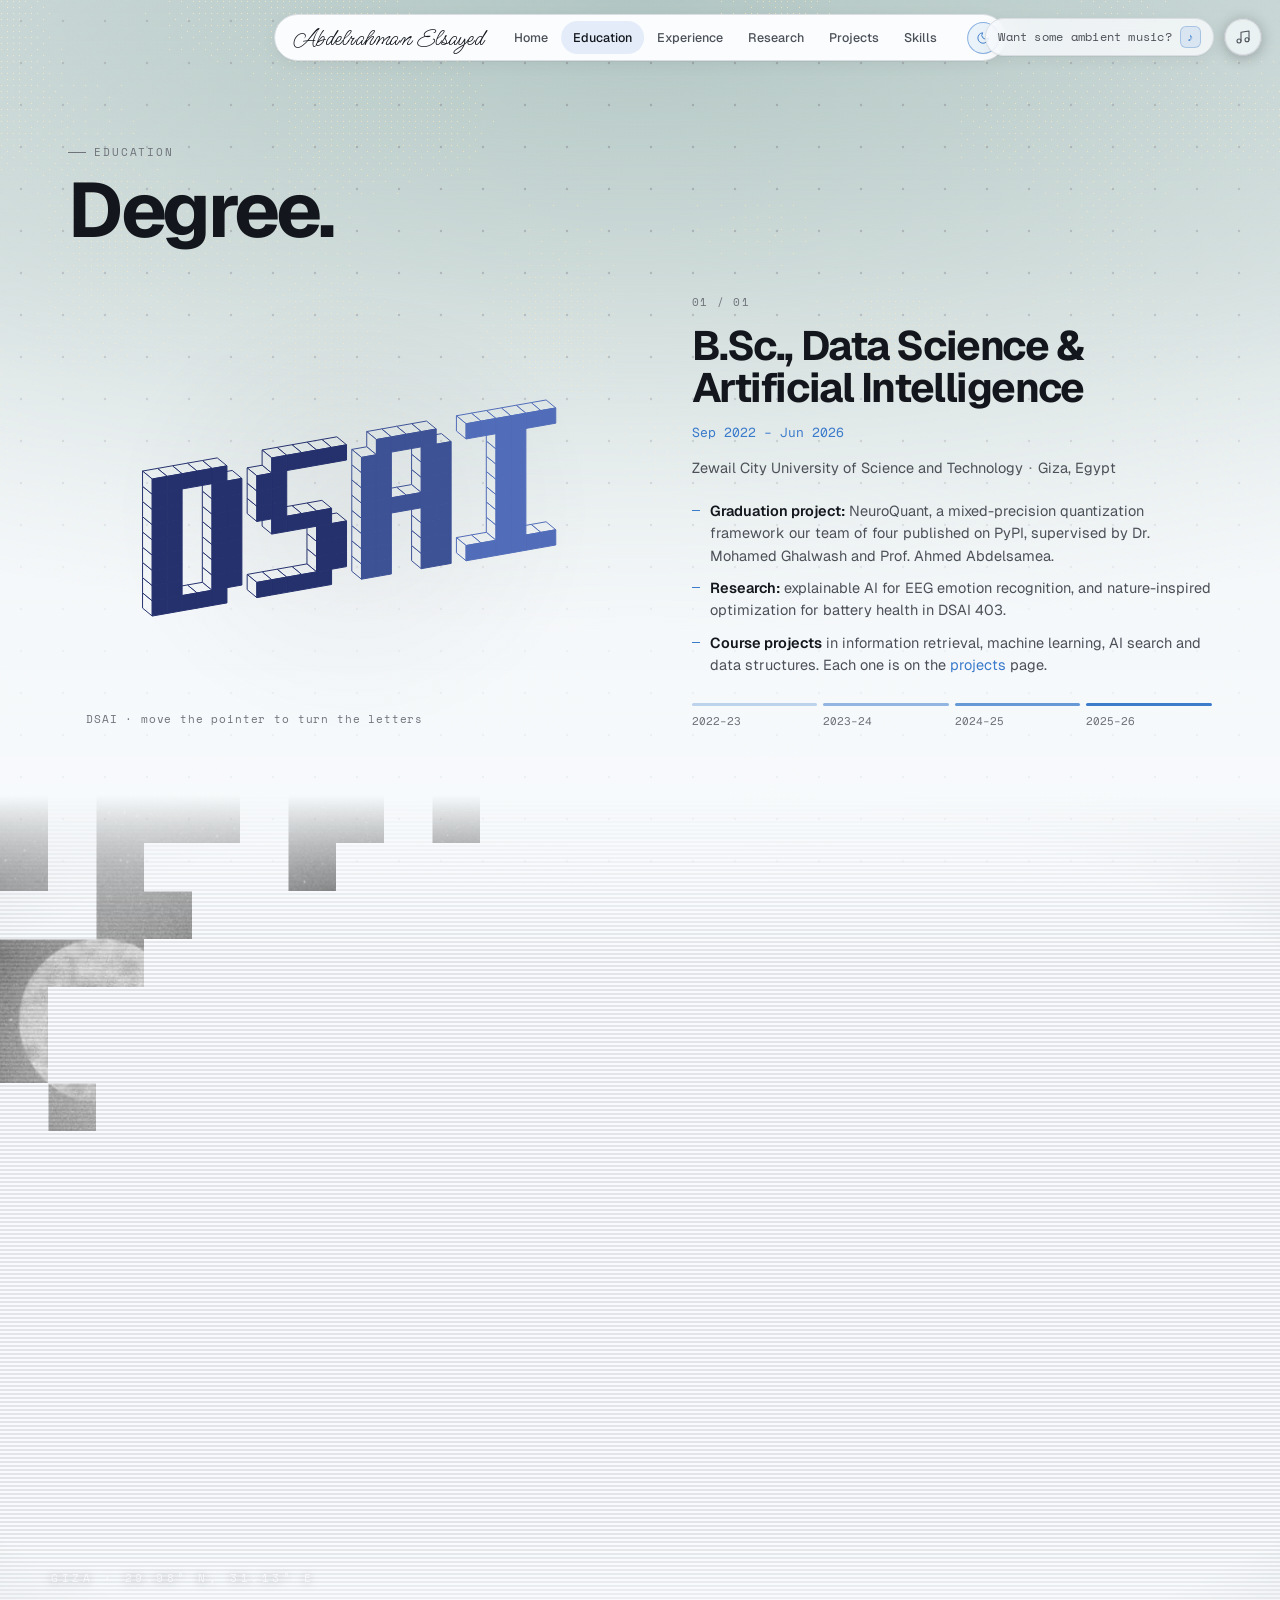
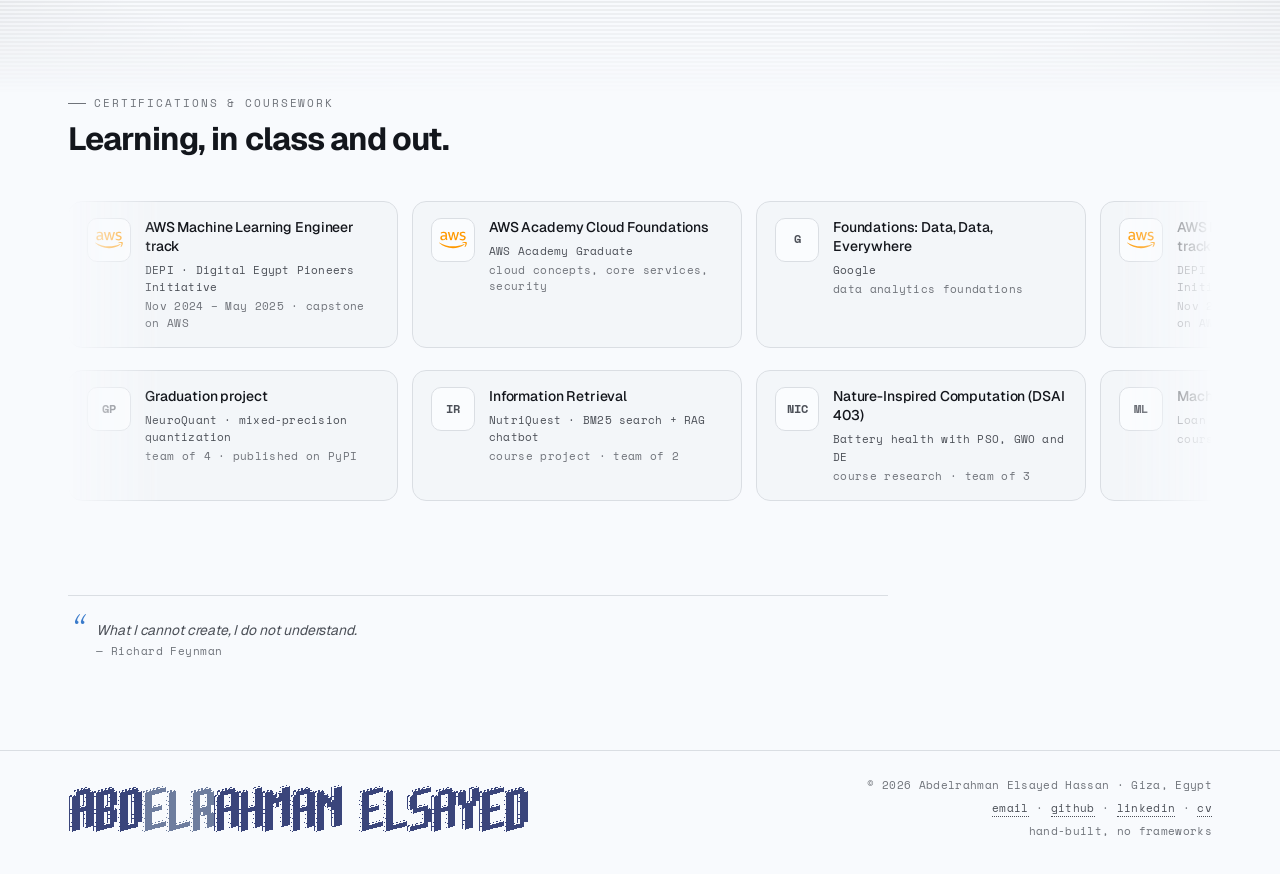
<file: education/index.html>
<!doctype html>
<html lang="en" data-theme="dark" data-active-tab="education">
<head>
  <meta charset="utf-8">
  <meta name="viewport" content="width=device-width, initial-scale=1">
  <title>Education · Abdelrahman Elsayed</title>
  <meta name="description" content="B.Sc. in Data Science &amp; Artificial Intelligence at Zewail City University (2022–2026), coursework and certifications.">
  <meta name="author" content="Abdelrahman Elsayed Hassan">
  <meta name="theme-color" content="#05070d">
  <link rel="canonical" href="https://abdelrahmanelsayed20.github.io/education/">
  <meta property="og:type" content="website">
  <meta property="og:site_name" content="Abdelrahman Elsayed">
  <meta property="og:title" content="Education · Abdelrahman Elsayed">
  <meta property="og:description" content="B.Sc. in Data Science &amp; Artificial Intelligence at Zewail City University (2022–2026), coursework and certifications.">
  <meta property="og:url" content="https://abdelrahmanelsayed20.github.io/education/">
  <meta property="og:image" content="https://abdelrahmanelsayed20.github.io/assets/img/og-image.png">
  <meta property="og:image:width" content="1200">
  <meta property="og:image:height" content="630">
  <meta name="twitter:card" content="summary_large_image">
  <link id="favicon" rel="icon" type="image/svg+xml" href="/assets/img/favicon.svg">
  <link rel="apple-touch-icon" href="/assets/img/apple-touch-icon.png">
  <link rel="preconnect" href="https://fonts.googleapis.com">
  <link rel="preconnect" href="https://fonts.gstatic.com" crossorigin>
  <link rel="stylesheet" href="https://fonts.googleapis.com/css2?family=Geist:wght@400;500;600;700;800&amp;family=Geist+Mono:wght@400;500&amp;family=Space+Mono:ital,wght@0,400;0,700;1,400&amp;display=swap">
  <link rel="preload" href="/assets/fonts/MsMadi-Regular.woff2" as="font" type="font/woff2" crossorigin>
  <script>
    /* before first paint: theme (saved, else the OS preference), the theme-toggle
       hint for first-time visitors, and the page-transition cover when we arrive
       from a link on this site */
    (() => {
      const r = document.documentElement;
      const get = (s, k) => { try { return s.getItem(k); } catch (e) { return null; } };
      const t = get(localStorage, 'theme');
      r.dataset.theme = t === 'dark' || t === 'light' ? t : (window.matchMedia && matchMedia('(prefers-color-scheme: dark)').matches ? 'dark' : 'light');
      if (get(localStorage, 'theme-toggle-seen') !== 'true') r.dataset.themePristine = 'true';
      if (get(sessionStorage, 'pt-incoming') === '1') r.dataset.ptIncoming = 'true';
    })();
  </script>
  <link rel="stylesheet" href="/assets/css/site.css">
</head>
<body>
  <a class="skip" href="#main">Skip to content</a>
  <svg width="0" height="0" style="position:absolute" aria-hidden="true" focusable="false">
    <defs>
      <symbol id="i-arrow" viewBox="0 0 24 24" fill="none" stroke="currentColor" stroke-width="1.8" stroke-linecap="round" stroke-linejoin="round"><path d="M5 12h14M13 6l6 6-6 6"/></symbol>
      <symbol id="i-arrow-ne" viewBox="0 0 24 24" fill="none" stroke="currentColor" stroke-width="1.8" stroke-linecap="round" stroke-linejoin="round"><path d="M7 17 17 7M8 7h9v9"/></symbol>
      <symbol id="i-download" viewBox="0 0 24 24" fill="none" stroke="currentColor" stroke-width="1.8" stroke-linecap="round" stroke-linejoin="round"><path d="M12 4v11M7 10l5 5 5-5M5 20h14"/></symbol>
      <symbol id="i-github" viewBox="0 0 16 16" fill="currentColor"><path d="M8 0C3.58 0 0 3.58 0 8c0 3.54 2.29 6.53 5.47 7.59.4.07.55-.17.55-.38 0-.19-.01-.82-.01-1.49-2.01.37-2.53-.49-2.69-.94-.09-.23-.48-.94-.82-1.13-.28-.15-.68-.52-.01-.53.63-.01 1.08.58 1.23.82.72 1.21 1.87.87 2.33.66.07-.52.28-.87.51-1.07-1.78-.2-3.64-.89-3.64-3.95 0-.87.31-1.59.82-2.15-.08-.2-.36-1.02.08-2.12 0 0 .67-.21 2.2.82.64-.18 1.32-.27 2-.27.68 0 1.36.09 2 .27 1.53-1.04 2.2-.82 2.2-.82.44 1.1.16 1.92.08 2.12.51.56.82 1.27.82 2.15 0 3.07-1.87 3.75-3.65 3.95.29.25.54.73.54 1.48 0 1.07-.01 1.93-.01 2.2 0 .21.15.46.55.38A8.013 8.013 0 0 0 16 8c0-4.42-3.58-8-8-8z"/></symbol>
      <symbol id="i-linkedin" viewBox="0 0 24 24" fill="currentColor"><path d="M20.45 20.45h-3.56v-5.57c0-1.33-.02-3.04-1.85-3.04-1.85 0-2.14 1.45-2.14 2.94v5.67H9.35V9h3.41v1.56h.05c.48-.9 1.64-1.85 3.37-1.85 3.6 0 4.27 2.37 4.27 5.46v6.28zM5.34 7.43a2.06 2.06 0 1 1 0-4.13 2.06 2.06 0 0 1 0 4.13zM7.12 20.45H3.56V9h3.56v11.45zM22.22 0H1.77C.79 0 0 .77 0 1.73v20.54C0 23.23.79 24 1.77 24h20.45c.98 0 1.78-.77 1.78-1.73V1.73C24 .77 23.2 0 22.22 0z"/></symbol>
      <symbol id="i-mail" viewBox="0 0 24 24" fill="none" stroke="currentColor" stroke-width="1.8" stroke-linecap="round" stroke-linejoin="round"><rect x="3" y="5" width="18" height="14" rx="2.5"/><path d="m3.5 7 8.5 6 8.5-6"/></symbol>
      <symbol id="i-sun" viewBox="0 0 24 24" fill="none" stroke="currentColor" stroke-width="1.8" stroke-linecap="round" stroke-linejoin="round"><circle cx="12" cy="12" r="4"/><path d="M12 2.5v2M12 19.5v2M4.6 4.6l1.4 1.4M18 18l1.4 1.4M2.5 12h2M19.5 12h2M4.6 19.4 6 18M18 6l1.4-1.4"/></symbol>
      <symbol id="i-moon" viewBox="0 0 24 24" fill="none" stroke="currentColor" stroke-width="1.8" stroke-linecap="round" stroke-linejoin="round"><path d="M20.5 14.5A8.5 8.5 0 1 1 9.5 3.5a7 7 0 0 0 11 11z"/></symbol>
      <symbol id="i-menu" viewBox="0 0 24 24" fill="none" stroke="currentColor" stroke-width="1.8" stroke-linecap="round"><path d="M4 8.5h16M4 15.5h16"/></symbol>
      <symbol id="i-close" viewBox="0 0 24 24" fill="none" stroke="currentColor" stroke-width="1.8" stroke-linecap="round"><path d="M6 6l12 12M18 6 6 18"/></symbol>
      <symbol id="i-search" viewBox="0 0 24 24" fill="none" stroke="currentColor" stroke-width="1.8" stroke-linecap="round"><circle cx="11" cy="11" r="7"/><path d="m20 20-3.5-3.5"/></symbol>
      <symbol id="i-refresh" viewBox="0 0 24 24" fill="none" stroke="currentColor" stroke-width="1.8" stroke-linecap="round" stroke-linejoin="round"><path d="M20 11a8 8 0 0 0-14.3-4.9L4 8M4 4v4h4M4 13a8 8 0 0 0 14.3 4.9L20 16M20 20v-4h-4"/></symbol>
      <symbol id="i-check" viewBox="0 0 24 24" fill="none" stroke="currentColor" stroke-width="2" stroke-linecap="round" stroke-linejoin="round"><path d="M5 12.5l4.5 4.5L19 7"/></symbol>
      <symbol id="i-copy" viewBox="0 0 24 24" fill="none" stroke="currentColor" stroke-width="1.8" stroke-linecap="round" stroke-linejoin="round"><rect x="9" y="9" width="11" height="11" rx="2"/><path d="M5 15V6a2 2 0 0 1 2-2h8"/></symbol>
      <symbol id="i-book" viewBox="0 0 24 24" fill="none" stroke="currentColor" stroke-width="1.8" stroke-linecap="round" stroke-linejoin="round"><path d="M4 5.5A2.5 2.5 0 0 1 6.5 3H20v15H6.5A2.5 2.5 0 0 0 4 20.5z"/><path d="M4 20.5v-15M9 7.5h7"/></symbol>
      <symbol id="i-brain" viewBox="0 0 24 24" fill="none" stroke="currentColor" stroke-width="1.8" stroke-linecap="round" stroke-linejoin="round"><path d="M9.5 4A2.5 2.5 0 0 0 7 6.5v.2A3 3 0 0 0 4.5 10a3 3 0 0 0 1 2.2A3 3 0 0 0 7 18a2.5 2.5 0 0 0 2.5 2.5V4zM14.5 4A2.5 2.5 0 0 1 17 6.5v.2a3 3 0 0 1 2.5 3.3 3 3 0 0 1-1 2.2A3 3 0 0 1 17 18a2.5 2.5 0 0 1-2.5 2.5V4z"/></symbol>
      <symbol id="i-chart" viewBox="0 0 24 24" fill="none" stroke="currentColor" stroke-width="1.8" stroke-linecap="round" stroke-linejoin="round"><path d="M4 4v16h16"/><path d="m7.5 14.5 3.5-3.5 3 3 5-6"/></symbol>
      <symbol id="i-cloud" viewBox="0 0 24 24" fill="none" stroke="currentColor" stroke-width="1.8" stroke-linecap="round" stroke-linejoin="round"><path d="M7 18.5a4.5 4.5 0 0 1-.6-9A6 6 0 0 1 18 9a4.75 4.75 0 0 1-.5 9.5z"/></symbol>
      <symbol id="i-code" viewBox="0 0 24 24" fill="none" stroke="currentColor" stroke-width="1.8" stroke-linecap="round" stroke-linejoin="round"><path d="m8 8-4 4 4 4M16 8l4 4-4 4M13.5 5l-3 14"/></symbol>
      <symbol id="i-layers" viewBox="0 0 24 24" fill="none" stroke="currentColor" stroke-width="1.8" stroke-linecap="round" stroke-linejoin="round"><path d="m12 3 9 5-9 5-9-5z"/><path d="m3 13 9 5 9-5"/></symbol>
      <symbol id="i-target" viewBox="0 0 24 24" fill="none" stroke="currentColor" stroke-width="1.8" stroke-linecap="round" stroke-linejoin="round"><circle cx="12" cy="12" r="8.5"/><circle cx="12" cy="12" r="4.5"/><circle cx="12" cy="12" r="1"/></symbol>
      <symbol id="i-award" viewBox="0 0 24 24" fill="none" stroke="currentColor" stroke-width="1.8" stroke-linecap="round" stroke-linejoin="round"><circle cx="12" cy="9" r="5.5"/><path d="M8.5 13.8 7 21l5-2.6 5 2.6-1.5-7.2"/></symbol>
    </defs>
  </svg>
  <div class="bg-stage" aria-hidden="true"></div>
  <div class="bg-veil" aria-hidden="true"></div>
  <div class="bg-effects" aria-hidden="true"></div>
  <div class="cursor" aria-hidden="true"></div>
  <div class="cursor-dot" aria-hidden="true"></div>

  <nav class="floating-nav" aria-label="Primary">
    <a class="brand-signature" href="/" aria-label="Abdelrahman Elsayed, home">Abdelrahman Elsayed</a>
    <div class="tabs">
      <a class="tab" href="/">Home</a>
      <a class="tab" href="/education/" aria-current="page">Education</a>
      <a class="tab" href="/experience/">Experience</a>
      <a class="tab" href="/research/">Research</a>
      <a class="tab" href="/projects/">Projects</a>
      <a class="tab" href="/skills/">Skills</a>
    </div>
    <button id="theme-toggle" class="icon-btn" type="button" aria-label="Switch between dark and light theme">
      <svg class="i-moon" viewBox="0 0 24 24" fill="none" stroke="currentColor" stroke-width="1.6" stroke-linecap="round" stroke-linejoin="round" aria-hidden="true"><path d="M21 12.79A9 9 0 1 1 11.21 3 7 7 0 0 0 21 12.79z"/></svg>
      <svg class="i-sun" viewBox="0 0 24 24" fill="none" stroke="currentColor" stroke-width="1.6" stroke-linecap="round" aria-hidden="true"><circle cx="12" cy="12" r="4.2"/><path d="M12 2.5v2.2M12 19.3v2.2M2.5 12h2.2M19.3 12h2.2M5.3 5.3l1.6 1.6M17.1 17.1l1.6 1.6M5.3 18.7l1.6-1.6M17.1 6.9l1.6-1.6"/></svg>
    </button>
    <button class="hamburger-btn" type="button" aria-label="Open menu" aria-expanded="false" aria-controls="menu-sheet">
      <svg viewBox="0 0 32 32" aria-hidden="true"><path class="hb-loop" d="M27 10 13 10C10.8 10 9 8.2 9 6 9 3.5 10.8 2 13 2 15.2 2 17 3.8 17 6L17 26C17 28.2 18.8 30 21 30 23.2 30 25 28.2 25 26 25 23.8 23.2 22 21 22L7 22" fill="none" stroke="currentColor" stroke-linecap="round" stroke-linejoin="round" stroke-width="3"/><path d="M7 16 27 16" fill="none" stroke="currentColor" stroke-linecap="round" stroke-width="3"/></svg>
    </button>
  </nav>
  <div class="hamburger-overlay" aria-hidden="true"></div>
  <aside class="hamburger-sheet" id="menu-sheet" aria-label="Menu" aria-hidden="true">
    <ul>
      <li><a href="/"><span class="hb-num">01</span>Home</a></li>
      <li><a href="/education/" aria-current="page"><span class="hb-num">02</span>Education</a></li>
      <li><a href="/experience/"><span class="hb-num">03</span>Experience</a></li>
      <li><a href="/research/"><span class="hb-num">04</span>Research</a></li>
      <li><a href="/projects/"><span class="hb-num">05</span>Projects</a></li>
      <li><a href="/skills/"><span class="hb-num">06</span>Skills</a></li>
    </ul>
    <p class="sheet-sig" aria-hidden="true">Abdelrahman</p>
  </aside>

  <main id="main">
<section class="wrap page" aria-labelledby="edu-title">
  <header class="page-head">
    <span class="eyebrow reveal">Education</span>
    <h1 class="page-title reveal" id="edu-title">Degree.</h1>
  </header>
  <div class="degree">
    <div class="voxel-stage reveal" data-voxel="DSAI" aria-hidden="true"><span class="voxel-cap">DSAI · move the pointer to turn the letters</span></div>
    <article class="degree-panel reveal">
      <p class="d-counter">01 / 01</p>
      <h2 class="d-title">B.Sc., Data Science &amp; Artificial Intelligence</h2>
      <p class="d-when">Sep 2022 – Jun 2026</p>
      <p class="d-where">Zewail City University of Science and Technology<span class="sep" aria-hidden="true">·</span>Giza, Egypt</p>
      <ul class="d-list">
        <li><b>Graduation project:</b> NeuroQuant, a mixed-precision quantization framework our team of four published on PyPI, supervised by Dr. Mohamed Ghalwash and Prof. Ahmed Abdelsamea.</li>
        <li><b>Research:</b> explainable AI for EEG emotion recognition, and nature-inspired optimization for battery health in DSAI 403.</li>
        <li><b>Course projects</b> in information retrieval, machine learning, AI search and data structures. Each one is on the <a class="link-u accent" href="/projects/">projects</a> page.</li>
      </ul>
      <div class="years" role="img" aria-label="Four academic years, 2022 to 2026">
        <span style="--y:0">2022–23</span><span style="--y:1">2023–24</span><span style="--y:2">2024–25</span><span style="--y:3">2025–26</span>
      </div>
    </article>
  </div>
</section>

<section class="retro-pin" data-retro data-src="/assets/img/retro-giza.webp" data-pixel="48" data-direction="TopLeft" data-anchor-x="0.62" aria-hidden="true">
  <div class="retro-pin-stick">
    <div class="retro-pin-frame"><div class="retro-pin-scanlines"></div><div class="retro-pin-vignette"></div></div>
    <div class="retro-pin-fullscanlines"></div>
    <div class="retro-pin-caption"><span>Giza · 29.98° N, 31.13° E</span></div>
  </div>
</section>

<section class="wrap" aria-labelledby="learn-title">
  <header class="block-head reveal">
    <span class="eyebrow">Certifications &amp; coursework</span>
    <h2 class="block-title" id="learn-title">Learning, in class and out.</h2>
  </header>
  <div class="marquee reveal">
    <div class="mq-row">
      <div class="mq-track">
        <div class="mq-card"><span class="mq-ico"><img src="/assets/img/tech/amazonwebservices.svg" alt="" loading="lazy"></span><div><p class="mq-title">AWS Machine Learning Engineer track</p><p class="mq-by">DEPI · Digital Egypt Pioneers Initiative</p><p class="mq-note">Nov 2024 – May 2025 · capstone on AWS</p></div></div>
        <div class="mq-card"><span class="mq-ico"><img src="/assets/img/tech/amazonwebservices.svg" alt="" loading="lazy"></span><div><p class="mq-title">AWS Academy Cloud Foundations</p><p class="mq-by">AWS Academy Graduate</p><p class="mq-note">cloud concepts, core services, security</p></div></div>
        <div class="mq-card"><span class="mq-ico">G</span><div><p class="mq-title">Foundations: Data, Data, Everywhere</p><p class="mq-by">Google</p><p class="mq-note">data analytics foundations</p></div></div>
      </div>
    </div>
    <div class="mq-row reverse">
      <div class="mq-track">
        <a class="mq-card" href="/projects/#p-neuroquant"><span class="mq-ico">GP</span><div><p class="mq-title">Graduation project</p><p class="mq-by">NeuroQuant · mixed-precision quantization</p><p class="mq-note">team of 4 · published on PyPI</p></div></a>
        <a class="mq-card" href="/projects/#p-nutriquest"><span class="mq-ico">IR</span><div><p class="mq-title">Information Retrieval</p><p class="mq-by">NutriQuest · BM25 search + RAG chatbot</p><p class="mq-note">course project · team of 2</p></div></a>
        <a class="mq-card" href="/research/#battery"><span class="mq-ico">NIC</span><div><p class="mq-title">Nature-Inspired Computation (DSAI 403)</p><p class="mq-by">Battery health with PSO, GWO and DE</p><p class="mq-note">course research · team of 3</p></div></a>
        <a class="mq-card" href="/projects/#p-fraud"><span class="mq-ico">ML</span><div><p class="mq-title">Machine Learning</p><p class="mq-by">Loan risk &amp; fraud detection</p><p class="mq-note">course project · team of 4</p></div></a>
        <a class="mq-card" href="/projects/#p-maze"><span class="mq-ico">AI</span><div><p class="mq-title">Artificial Intelligence</p><p class="mq-by">Maze solvers, BFS to Q-learning</p><p class="mq-note">course project · team</p></div></a>
        <a class="mq-card" href="/projects/#p-trie"><span class="mq-ico">DS</span><div><p class="mq-title">Data Structures</p><p class="mq-by">Trie in C++</p><p class="mq-note">course project · team</p></div></a>
      </div>
    </div>
  </div>
  <figure class="quote-stripe page-quote reveal">
    <span class="quote-mark" aria-hidden="true">&ldquo;</span>
    <blockquote class="quote-text">
      <p class="quote-line">What I cannot create, I do not understand.<span class="quote-by">— Richard Feynman</span></p>
      <p class="quote-line is-after" aria-hidden="true">We can only see a short distance ahead, but we can see plenty there that needs to be done.<span class="quote-by">— Alan Turing</span></p>
    </blockquote>
  </figure>
</section>

  </main>

  <footer class="site-foot">
    <div class="wrap foot-inner">
      <a class="foot-name" href="/" aria-label="Abdelrahman Elsayed, home">
        <img class="foot-voxel voxel-dark" src="/assets/img/name-voxel-dark.gif" width="920" height="96" alt="" loading="lazy">
        <img class="foot-voxel voxel-light" src="/assets/img/name-voxel-light.gif" width="920" height="96" alt="" loading="lazy">
      </a>
      <div class="foot-meta">
        <span>&copy; <span data-year>2026</span> Abdelrahman Elsayed Hassan · Giza, Egypt</span>
        <span><a href="mailto:s-abdulrahman.hassan@zewailcity.edu.eg">email</a> · <a href="https://github.com/abdelrahmanelsayed20" target="_blank" rel="noopener">github</a> · <a href="https://www.linkedin.com/in/abdelrahman-elsayed-887232262/" target="_blank" rel="noopener">linkedin</a> · <a href="/assets/Abdelrahman-Elsayed-CV.pdf" target="_blank" rel="noopener">cv</a></span>
        <span>hand-built, no frameworks</span>
      </div>
    </div>
  </footer>

  <div class="sound-toggle-wrap">
    <span class="sound-label" aria-live="polite"></span>
    <button class="sound-toggle" type="button" aria-pressed="false" aria-label="Toggle ambient sound" title="Toggle ambient sound">
      <svg viewBox="0 0 24 24" fill="none" stroke="currentColor" stroke-width="1.6" stroke-linecap="round" stroke-linejoin="round" aria-hidden="true"><path d="M9 18V5l12-2v13"/><circle cx="6" cy="18" r="3"/><circle cx="18" cy="16" r="3"/></svg>
    </button>
  </div>

  <div class="page-transition" aria-hidden="true">
    <div class="pt-panel"></div>
    <span class="pt-signature">Abdelrahman Elsayed</span>
  </div>

  <script src="/assets/js/site.js" defer></script>
  <script src="/assets/js/voxel.js" defer></script>
  <script src="/assets/js/retro.js" defer></script>
</body>
</html>
</file>
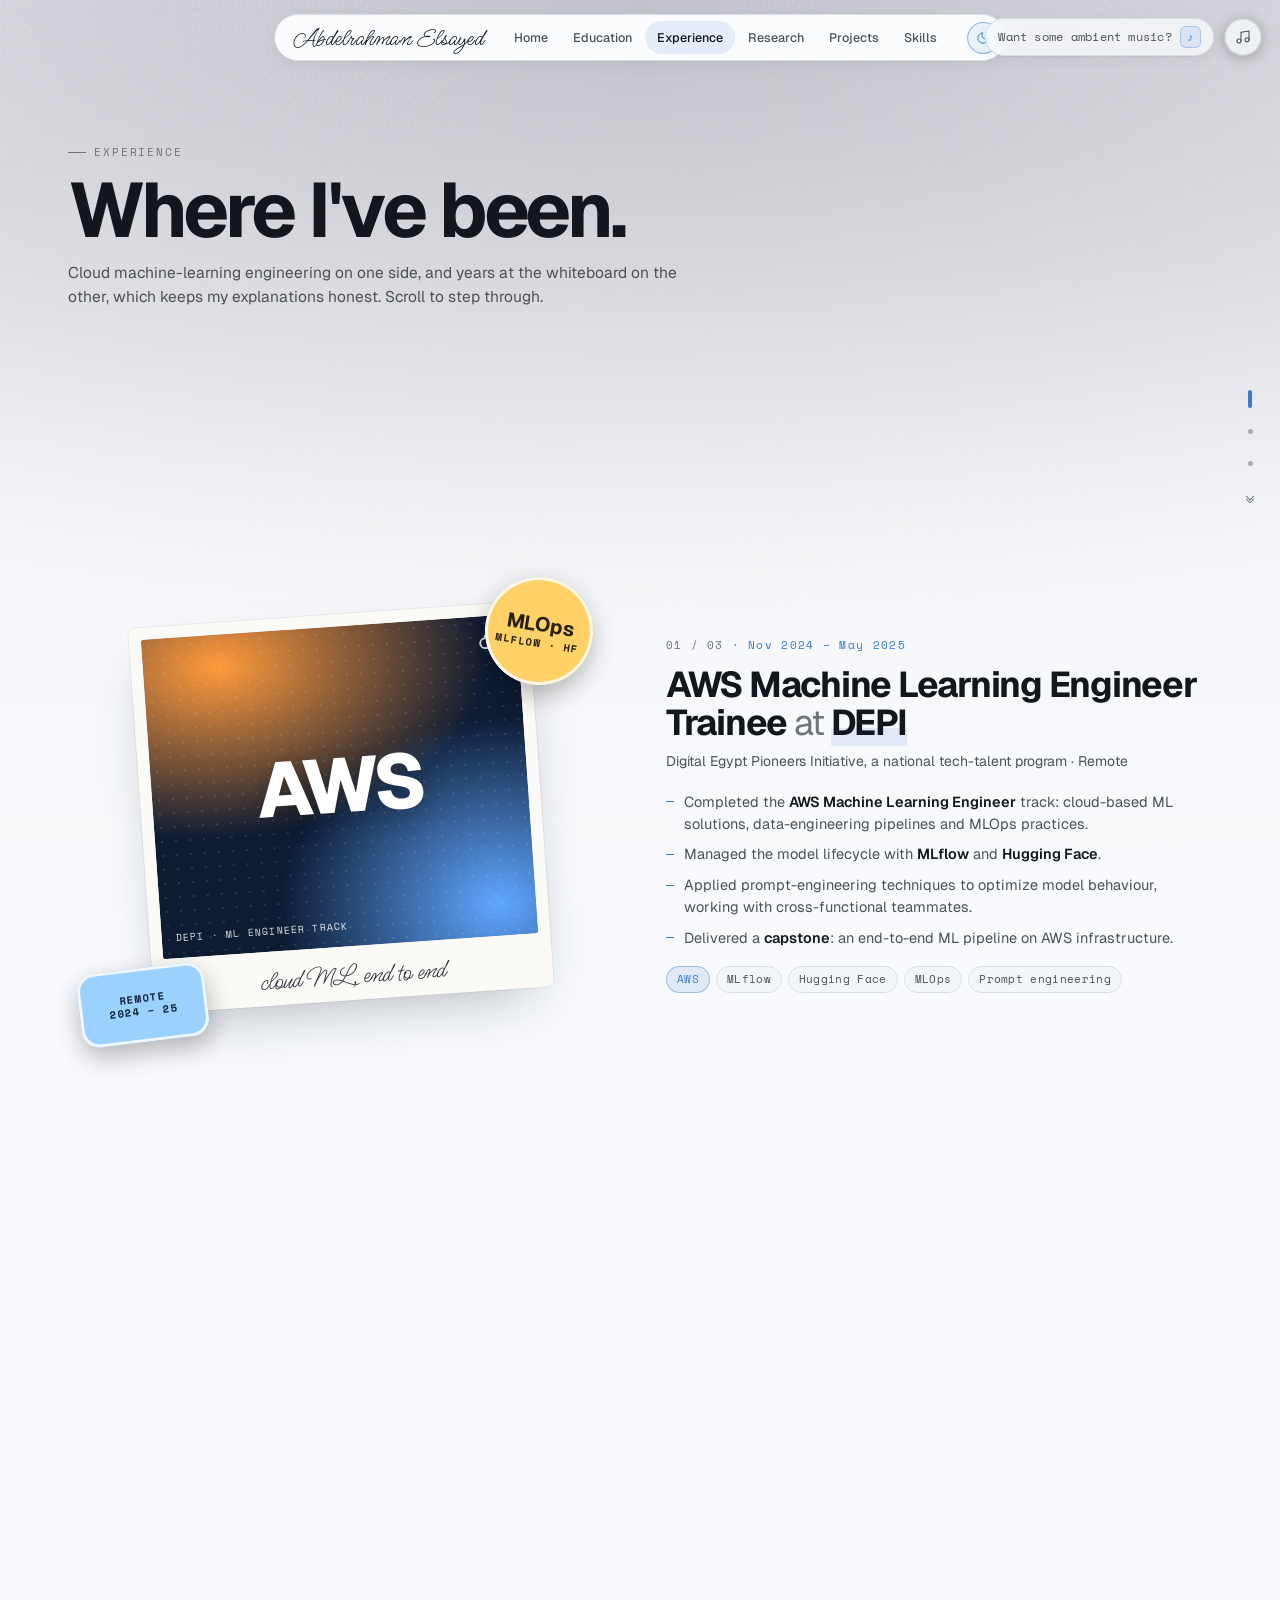
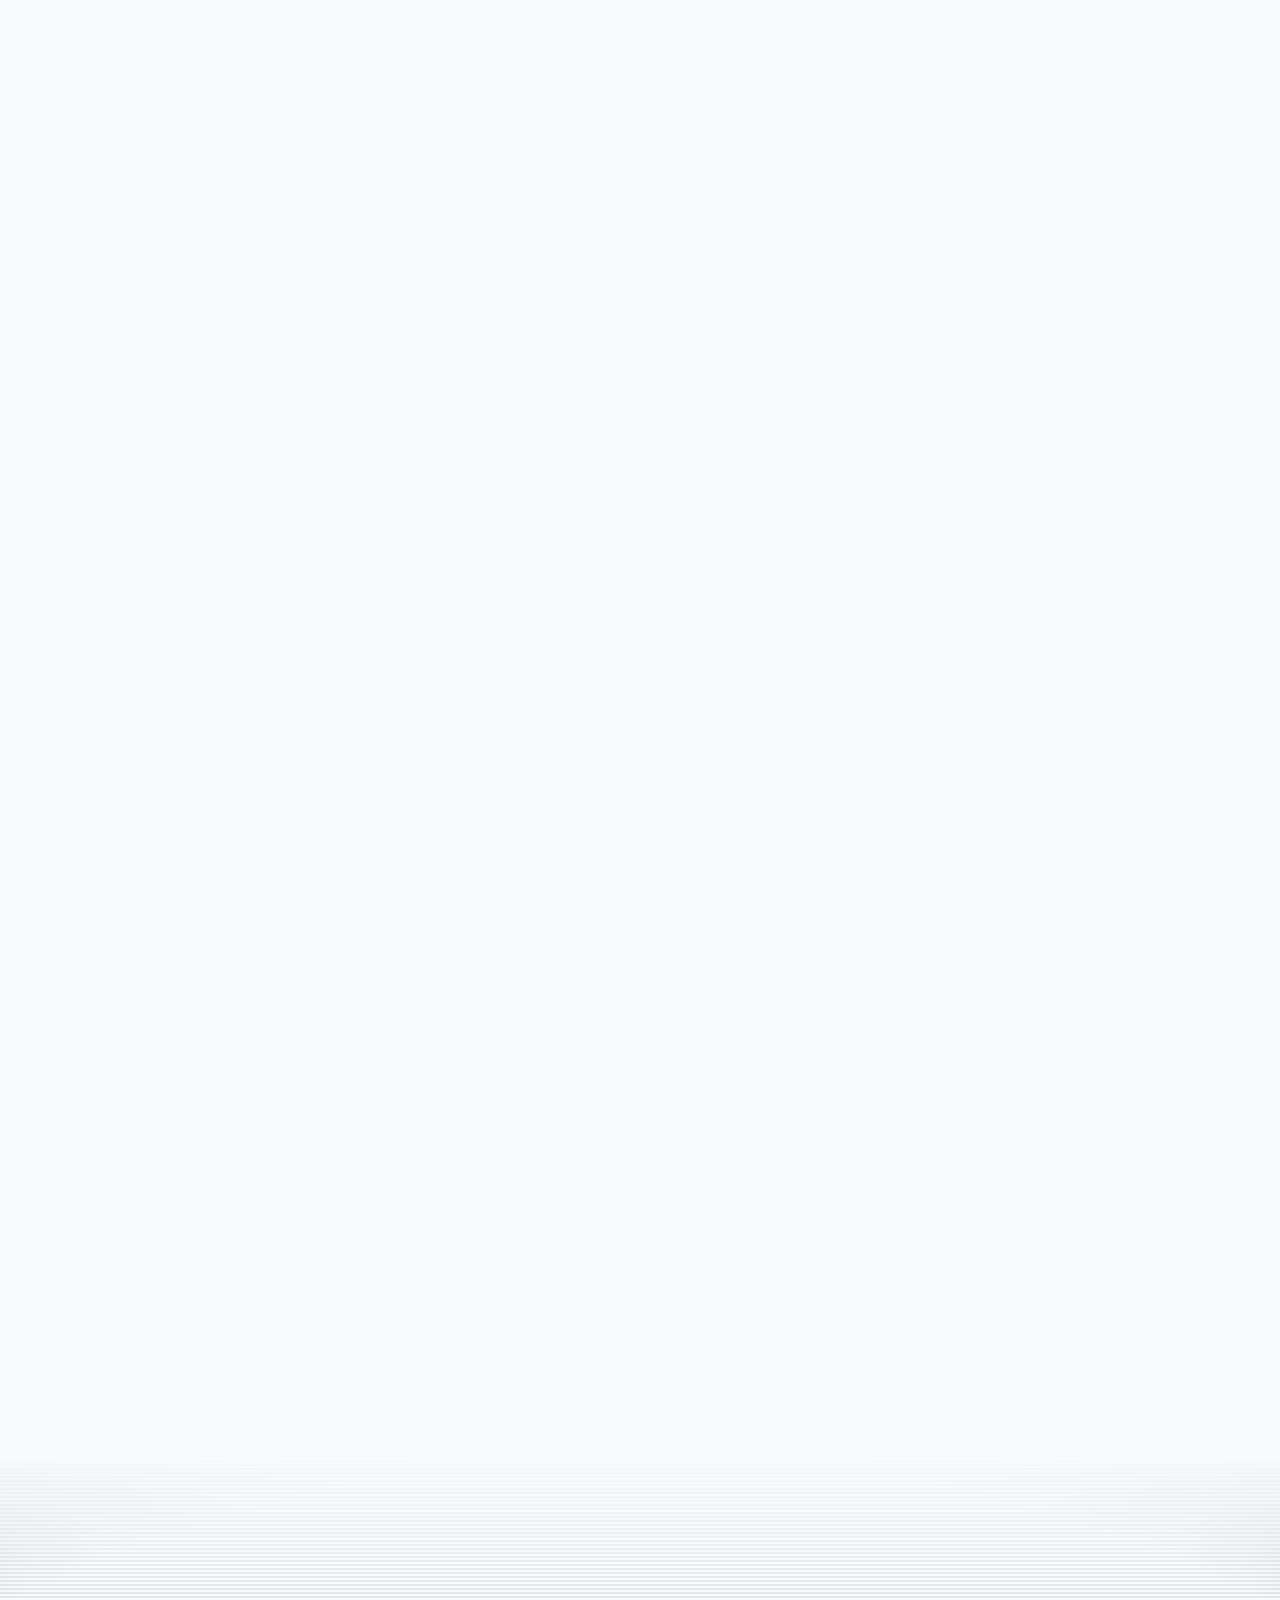
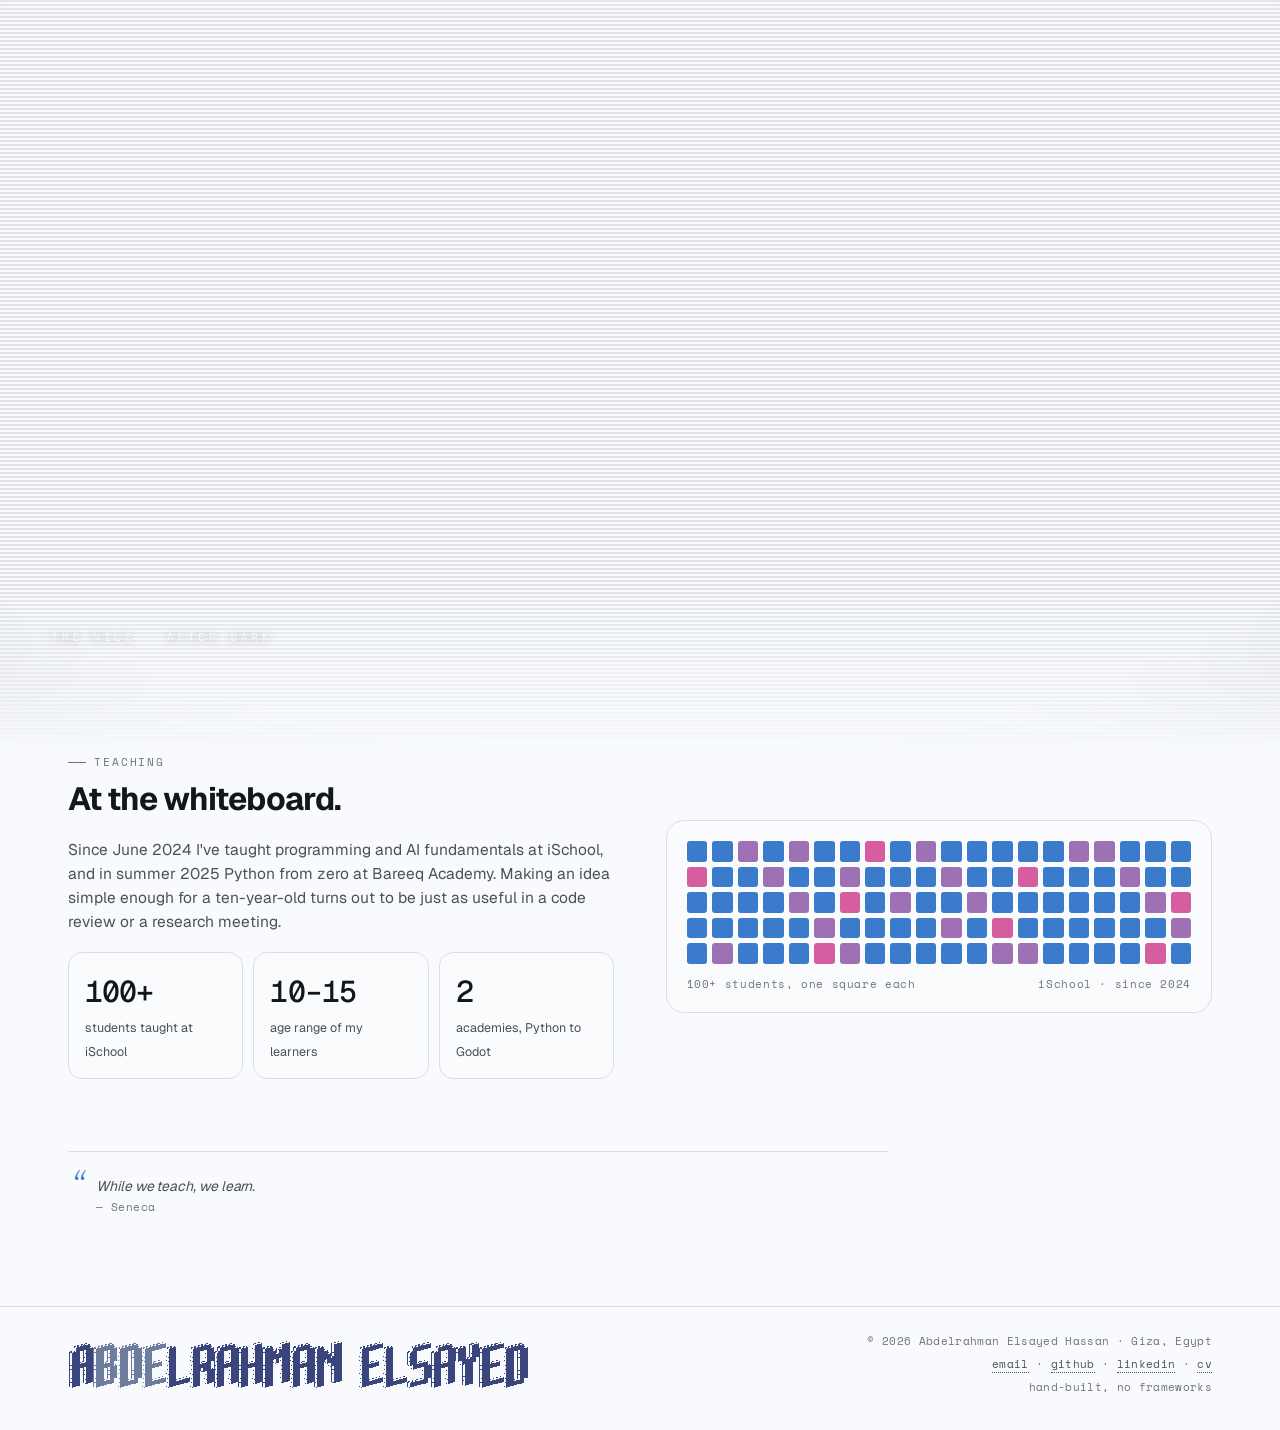
<file: experience/index.html>
<!doctype html>
<html lang="en" data-theme="dark" data-active-tab="experience">
<head>
  <meta charset="utf-8">
  <meta name="viewport" content="width=device-width, initial-scale=1">
  <title>Experience · Abdelrahman Elsayed</title>
  <meta name="description" content="AWS Machine Learning Engineer trainee at DEPI, and coding instructor for 100+ students at iSchool and Bareeq Academy.">
  <meta name="author" content="Abdelrahman Elsayed Hassan">
  <meta name="theme-color" content="#05070d">
  <link rel="canonical" href="https://abdelrahmanelsayed20.github.io/experience/">
  <meta property="og:type" content="website">
  <meta property="og:site_name" content="Abdelrahman Elsayed">
  <meta property="og:title" content="Experience · Abdelrahman Elsayed">
  <meta property="og:description" content="AWS Machine Learning Engineer trainee at DEPI, and coding instructor for 100+ students at iSchool and Bareeq Academy.">
  <meta property="og:url" content="https://abdelrahmanelsayed20.github.io/experience/">
  <meta property="og:image" content="https://abdelrahmanelsayed20.github.io/assets/img/og-image.png">
  <meta property="og:image:width" content="1200">
  <meta property="og:image:height" content="630">
  <meta name="twitter:card" content="summary_large_image">
  <link id="favicon" rel="icon" type="image/svg+xml" href="/assets/img/favicon.svg">
  <link rel="apple-touch-icon" href="/assets/img/apple-touch-icon.png">
  <link rel="preconnect" href="https://fonts.googleapis.com">
  <link rel="preconnect" href="https://fonts.gstatic.com" crossorigin>
  <link rel="stylesheet" href="https://fonts.googleapis.com/css2?family=Geist:wght@400;500;600;700;800&amp;family=Geist+Mono:wght@400;500&amp;family=Space+Mono:ital,wght@0,400;0,700;1,400&amp;display=swap">
  <link rel="preload" href="/assets/fonts/MsMadi-Regular.woff2" as="font" type="font/woff2" crossorigin>
  <script>
    /* before first paint: theme (saved, else the OS preference), the theme-toggle
       hint for first-time visitors, and the page-transition cover when we arrive
       from a link on this site */
    (() => {
      const r = document.documentElement;
      const get = (s, k) => { try { return s.getItem(k); } catch (e) { return null; } };
      const t = get(localStorage, 'theme');
      r.dataset.theme = t === 'dark' || t === 'light' ? t : (window.matchMedia && matchMedia('(prefers-color-scheme: dark)').matches ? 'dark' : 'light');
      if (get(localStorage, 'theme-toggle-seen') !== 'true') r.dataset.themePristine = 'true';
      if (get(sessionStorage, 'pt-incoming') === '1') r.dataset.ptIncoming = 'true';
    })();
  </script>
  <link rel="stylesheet" href="/assets/css/site.css">
</head>
<body>
  <a class="skip" href="#main">Skip to content</a>
  <svg width="0" height="0" style="position:absolute" aria-hidden="true" focusable="false">
    <defs>
      <symbol id="i-arrow" viewBox="0 0 24 24" fill="none" stroke="currentColor" stroke-width="1.8" stroke-linecap="round" stroke-linejoin="round"><path d="M5 12h14M13 6l6 6-6 6"/></symbol>
      <symbol id="i-arrow-ne" viewBox="0 0 24 24" fill="none" stroke="currentColor" stroke-width="1.8" stroke-linecap="round" stroke-linejoin="round"><path d="M7 17 17 7M8 7h9v9"/></symbol>
      <symbol id="i-download" viewBox="0 0 24 24" fill="none" stroke="currentColor" stroke-width="1.8" stroke-linecap="round" stroke-linejoin="round"><path d="M12 4v11M7 10l5 5 5-5M5 20h14"/></symbol>
      <symbol id="i-github" viewBox="0 0 16 16" fill="currentColor"><path d="M8 0C3.58 0 0 3.58 0 8c0 3.54 2.29 6.53 5.47 7.59.4.07.55-.17.55-.38 0-.19-.01-.82-.01-1.49-2.01.37-2.53-.49-2.69-.94-.09-.23-.48-.94-.82-1.13-.28-.15-.68-.52-.01-.53.63-.01 1.08.58 1.23.82.72 1.21 1.87.87 2.33.66.07-.52.28-.87.51-1.07-1.78-.2-3.64-.89-3.64-3.95 0-.87.31-1.59.82-2.15-.08-.2-.36-1.02.08-2.12 0 0 .67-.21 2.2.82.64-.18 1.32-.27 2-.27.68 0 1.36.09 2 .27 1.53-1.04 2.2-.82 2.2-.82.44 1.1.16 1.92.08 2.12.51.56.82 1.27.82 2.15 0 3.07-1.87 3.75-3.65 3.95.29.25.54.73.54 1.48 0 1.07-.01 1.93-.01 2.2 0 .21.15.46.55.38A8.013 8.013 0 0 0 16 8c0-4.42-3.58-8-8-8z"/></symbol>
      <symbol id="i-linkedin" viewBox="0 0 24 24" fill="currentColor"><path d="M20.45 20.45h-3.56v-5.57c0-1.33-.02-3.04-1.85-3.04-1.85 0-2.14 1.45-2.14 2.94v5.67H9.35V9h3.41v1.56h.05c.48-.9 1.64-1.85 3.37-1.85 3.6 0 4.27 2.37 4.27 5.46v6.28zM5.34 7.43a2.06 2.06 0 1 1 0-4.13 2.06 2.06 0 0 1 0 4.13zM7.12 20.45H3.56V9h3.56v11.45zM22.22 0H1.77C.79 0 0 .77 0 1.73v20.54C0 23.23.79 24 1.77 24h20.45c.98 0 1.78-.77 1.78-1.73V1.73C24 .77 23.2 0 22.22 0z"/></symbol>
      <symbol id="i-mail" viewBox="0 0 24 24" fill="none" stroke="currentColor" stroke-width="1.8" stroke-linecap="round" stroke-linejoin="round"><rect x="3" y="5" width="18" height="14" rx="2.5"/><path d="m3.5 7 8.5 6 8.5-6"/></symbol>
      <symbol id="i-sun" viewBox="0 0 24 24" fill="none" stroke="currentColor" stroke-width="1.8" stroke-linecap="round" stroke-linejoin="round"><circle cx="12" cy="12" r="4"/><path d="M12 2.5v2M12 19.5v2M4.6 4.6l1.4 1.4M18 18l1.4 1.4M2.5 12h2M19.5 12h2M4.6 19.4 6 18M18 6l1.4-1.4"/></symbol>
      <symbol id="i-moon" viewBox="0 0 24 24" fill="none" stroke="currentColor" stroke-width="1.8" stroke-linecap="round" stroke-linejoin="round"><path d="M20.5 14.5A8.5 8.5 0 1 1 9.5 3.5a7 7 0 0 0 11 11z"/></symbol>
      <symbol id="i-menu" viewBox="0 0 24 24" fill="none" stroke="currentColor" stroke-width="1.8" stroke-linecap="round"><path d="M4 8.5h16M4 15.5h16"/></symbol>
      <symbol id="i-close" viewBox="0 0 24 24" fill="none" stroke="currentColor" stroke-width="1.8" stroke-linecap="round"><path d="M6 6l12 12M18 6 6 18"/></symbol>
      <symbol id="i-search" viewBox="0 0 24 24" fill="none" stroke="currentColor" stroke-width="1.8" stroke-linecap="round"><circle cx="11" cy="11" r="7"/><path d="m20 20-3.5-3.5"/></symbol>
      <symbol id="i-refresh" viewBox="0 0 24 24" fill="none" stroke="currentColor" stroke-width="1.8" stroke-linecap="round" stroke-linejoin="round"><path d="M20 11a8 8 0 0 0-14.3-4.9L4 8M4 4v4h4M4 13a8 8 0 0 0 14.3 4.9L20 16M20 20v-4h-4"/></symbol>
      <symbol id="i-check" viewBox="0 0 24 24" fill="none" stroke="currentColor" stroke-width="2" stroke-linecap="round" stroke-linejoin="round"><path d="M5 12.5l4.5 4.5L19 7"/></symbol>
      <symbol id="i-copy" viewBox="0 0 24 24" fill="none" stroke="currentColor" stroke-width="1.8" stroke-linecap="round" stroke-linejoin="round"><rect x="9" y="9" width="11" height="11" rx="2"/><path d="M5 15V6a2 2 0 0 1 2-2h8"/></symbol>
      <symbol id="i-book" viewBox="0 0 24 24" fill="none" stroke="currentColor" stroke-width="1.8" stroke-linecap="round" stroke-linejoin="round"><path d="M4 5.5A2.5 2.5 0 0 1 6.5 3H20v15H6.5A2.5 2.5 0 0 0 4 20.5z"/><path d="M4 20.5v-15M9 7.5h7"/></symbol>
      <symbol id="i-brain" viewBox="0 0 24 24" fill="none" stroke="currentColor" stroke-width="1.8" stroke-linecap="round" stroke-linejoin="round"><path d="M9.5 4A2.5 2.5 0 0 0 7 6.5v.2A3 3 0 0 0 4.5 10a3 3 0 0 0 1 2.2A3 3 0 0 0 7 18a2.5 2.5 0 0 0 2.5 2.5V4zM14.5 4A2.5 2.5 0 0 1 17 6.5v.2a3 3 0 0 1 2.5 3.3 3 3 0 0 1-1 2.2A3 3 0 0 1 17 18a2.5 2.5 0 0 1-2.5 2.5V4z"/></symbol>
      <symbol id="i-chart" viewBox="0 0 24 24" fill="none" stroke="currentColor" stroke-width="1.8" stroke-linecap="round" stroke-linejoin="round"><path d="M4 4v16h16"/><path d="m7.5 14.5 3.5-3.5 3 3 5-6"/></symbol>
      <symbol id="i-cloud" viewBox="0 0 24 24" fill="none" stroke="currentColor" stroke-width="1.8" stroke-linecap="round" stroke-linejoin="round"><path d="M7 18.5a4.5 4.5 0 0 1-.6-9A6 6 0 0 1 18 9a4.75 4.75 0 0 1-.5 9.5z"/></symbol>
      <symbol id="i-code" viewBox="0 0 24 24" fill="none" stroke="currentColor" stroke-width="1.8" stroke-linecap="round" stroke-linejoin="round"><path d="m8 8-4 4 4 4M16 8l4 4-4 4M13.5 5l-3 14"/></symbol>
      <symbol id="i-layers" viewBox="0 0 24 24" fill="none" stroke="currentColor" stroke-width="1.8" stroke-linecap="round" stroke-linejoin="round"><path d="m12 3 9 5-9 5-9-5z"/><path d="m3 13 9 5 9-5"/></symbol>
      <symbol id="i-target" viewBox="0 0 24 24" fill="none" stroke="currentColor" stroke-width="1.8" stroke-linecap="round" stroke-linejoin="round"><circle cx="12" cy="12" r="8.5"/><circle cx="12" cy="12" r="4.5"/><circle cx="12" cy="12" r="1"/></symbol>
      <symbol id="i-award" viewBox="0 0 24 24" fill="none" stroke="currentColor" stroke-width="1.8" stroke-linecap="round" stroke-linejoin="round"><circle cx="12" cy="9" r="5.5"/><path d="M8.5 13.8 7 21l5-2.6 5 2.6-1.5-7.2"/></symbol>
    </defs>
  </svg>
  <div class="bg-stage" aria-hidden="true"></div>
  <div class="bg-veil" aria-hidden="true"></div>
  <div class="bg-effects" aria-hidden="true"></div>
  <div class="cursor" aria-hidden="true"></div>
  <div class="cursor-dot" aria-hidden="true"></div>

  <nav class="floating-nav" aria-label="Primary">
    <a class="brand-signature" href="/" aria-label="Abdelrahman Elsayed, home">Abdelrahman Elsayed</a>
    <div class="tabs">
      <a class="tab" href="/">Home</a>
      <a class="tab" href="/education/">Education</a>
      <a class="tab" href="/experience/" aria-current="page">Experience</a>
      <a class="tab" href="/research/">Research</a>
      <a class="tab" href="/projects/">Projects</a>
      <a class="tab" href="/skills/">Skills</a>
    </div>
    <button id="theme-toggle" class="icon-btn" type="button" aria-label="Switch between dark and light theme">
      <svg class="i-moon" viewBox="0 0 24 24" fill="none" stroke="currentColor" stroke-width="1.6" stroke-linecap="round" stroke-linejoin="round" aria-hidden="true"><path d="M21 12.79A9 9 0 1 1 11.21 3 7 7 0 0 0 21 12.79z"/></svg>
      <svg class="i-sun" viewBox="0 0 24 24" fill="none" stroke="currentColor" stroke-width="1.6" stroke-linecap="round" aria-hidden="true"><circle cx="12" cy="12" r="4.2"/><path d="M12 2.5v2.2M12 19.3v2.2M2.5 12h2.2M19.3 12h2.2M5.3 5.3l1.6 1.6M17.1 17.1l1.6 1.6M5.3 18.7l1.6-1.6M17.1 6.9l1.6-1.6"/></svg>
    </button>
    <button class="hamburger-btn" type="button" aria-label="Open menu" aria-expanded="false" aria-controls="menu-sheet">
      <svg viewBox="0 0 32 32" aria-hidden="true"><path class="hb-loop" d="M27 10 13 10C10.8 10 9 8.2 9 6 9 3.5 10.8 2 13 2 15.2 2 17 3.8 17 6L17 26C17 28.2 18.8 30 21 30 23.2 30 25 28.2 25 26 25 23.8 23.2 22 21 22L7 22" fill="none" stroke="currentColor" stroke-linecap="round" stroke-linejoin="round" stroke-width="3"/><path d="M7 16 27 16" fill="none" stroke="currentColor" stroke-linecap="round" stroke-width="3"/></svg>
    </button>
  </nav>
  <div class="hamburger-overlay" aria-hidden="true"></div>
  <aside class="hamburger-sheet" id="menu-sheet" aria-label="Menu" aria-hidden="true">
    <ul>
      <li><a href="/"><span class="hb-num">01</span>Home</a></li>
      <li><a href="/education/"><span class="hb-num">02</span>Education</a></li>
      <li><a href="/experience/" aria-current="page"><span class="hb-num">03</span>Experience</a></li>
      <li><a href="/research/"><span class="hb-num">04</span>Research</a></li>
      <li><a href="/projects/"><span class="hb-num">05</span>Projects</a></li>
      <li><a href="/skills/"><span class="hb-num">06</span>Skills</a></li>
    </ul>
    <p class="sheet-sig" aria-hidden="true">Abdelrahman</p>
  </aside>

  <main id="main">
<section class="wrap page" aria-labelledby="exp-title">
  <header class="page-head">
    <span class="eyebrow reveal">Experience</span>
    <h1 class="page-title reveal" id="exp-title">Where I've been.</h1>
    <p class="page-lede reveal">Cloud machine-learning engineering on one side, and years at the whiteboard on the other, which keeps my explanations honest. Scroll to step through.</p>
  </header>
</section>

<section class="scrolly" data-scrolly aria-label="Roles, most relevant first">
  <div class="scrolly-sticky">
    <div class="wrap scrolly-grid">
      <div class="sv-stage" aria-hidden="true">
        <div class="sv-item">
          <figure class="polaroid" style="--tilt:-4deg; --p0:#0d1b33; --p1:#ff9a3c; --p2:#5fa7ff">
            <div class="polaroid-face"><span class="pf-mono">AWS</span><span class="pf-sub">DEPI · ML Engineer track</span><svg class="pf-glyph"><use href="#i-cloud"/></svg></div>
            <figcaption>cloud ML, end to end</figcaption>
          </figure>
          <span class="sticker sticker-a" style="--r:9deg; --s1:#ffd166"><span><span class="big">MLOps</span>MLflow · HF</span></span>
          <span class="sticker sticker-b" style="--r:-7deg; --s2:#9ad1ff">remote<br>2024 – 25</span>
        </div>
        <div class="sv-item">
          <figure class="polaroid" style="--tilt:3deg; --p0:#24123d; --p1:#f786be; --p2:#45d6b8">
            <div class="polaroid-face"><span class="pf-mono">iS</span><span class="pf-sub">iSchool · Cairo</span><svg class="pf-glyph"><use href="#i-code"/></svg></div>
            <figcaption>Python &amp; Godot, ages 10–15</figcaption>
          </figure>
          <span class="sticker sticker-a" style="--r:-8deg; --s1:#ffb3d1"><span><span class="big">100+</span>students</span></span>
          <span class="sticker sticker-b" style="--r:5deg; --s2:#b8f0e2">since<br>June 2024</span>
        </div>
        <div class="sv-item">
          <figure class="polaroid" style="--tilt:-2deg; --p0:#0f2a26; --p1:#45d6b8; --p2:#ffcb57">
            <div class="polaroid-face"><span class="pf-mono">BA</span><span class="pf-sub">Bareeq Academy · Cairo</span><svg class="pf-glyph"><use href="#i-book"/></svg></div>
            <figcaption>Python, from zero</figcaption>
          </figure>
          <span class="sticker sticker-a" style="--r:7deg; --s1:#ffe08a"><span><span class="big">OOP</span>from scratch</span></span>
          <span class="sticker sticker-b" style="--r:-4deg; --s2:#c9b8ff">summer<br>2025</span>
        </div>
      </div>
      <div class="sd-stack">
        <article class="sd-item">
          <p class="sd-counter">01<span class="sep">/</span>03<span class="sep">·</span><span class="sd-period">Nov 2024 – May 2025</span></p>
          <h2 class="sd-title">AWS Machine Learning Engineer Trainee<span class="at">at</span><span class="org">DEPI</span></h2>
          <p class="sd-where">Digital Egypt Pioneers Initiative, a national tech-talent program · Remote</p>
          <ul class="sd-bullets">
            <li>Completed the <b>AWS Machine Learning Engineer</b> track: cloud-based ML solutions, data-engineering pipelines and MLOps practices.</li>
            <li>Managed the model lifecycle with <b>MLflow</b> and <b>Hugging Face</b>.</li>
            <li>Applied prompt-engineering techniques to optimize model behaviour, working with cross-functional teammates.</li>
            <li>Delivered a <b>capstone</b>: an end-to-end ML pipeline on AWS infrastructure.</li>
          </ul>
          <ul class="chips" aria-label="Tools"><li class="chip hot">AWS</li><li class="chip">MLflow</li><li class="chip">Hugging Face</li><li class="chip">MLOps</li><li class="chip">Prompt engineering</li></ul>
        </article>
        <article class="sd-item">
          <p class="sd-counter">02<span class="sep">/</span>03<span class="sep">·</span><span class="sd-period">Jun 2024 – Present</span></p>
          <h2 class="sd-title">Coding Instructor<span class="at">at</span><span class="org">iSchool</span></h2>
          <p class="sd-where">Programming and AI fundamentals for learners aged 10–15 · Cairo, Egypt</p>
          <ul class="sd-bullets">
            <li>Taught programming fundamentals and artificial intelligence to <b>100+ young learners</b>.</li>
            <li>Designed a curriculum covering <b>Python</b> programming and game development with the <b>Godot</b> engine.</li>
            <li>Built engaging materials that grow critical thinking and problem solving.</li>
            <li>Simplified complex technical ideas so they land with young students.</li>
          </ul>
          <ul class="chips" aria-label="Skills"><li class="chip hot">Python</li><li class="chip">Godot</li><li class="chip">Curriculum design</li><li class="chip">Communication</li></ul>
        </article>
        <article class="sd-item">
          <p class="sd-counter">03<span class="sep">/</span>03<span class="sep">·</span><span class="sd-period">Jun 2025 – Aug 2025</span></p>
          <h2 class="sd-title">Part-time Coding Instructor<span class="at">at</span><span class="org">Bareeq Academy</span></h2>
          <p class="sd-where">Python for beginner students · Cairo, Egypt</p>
          <ul class="sd-bullets">
            <li>Taught structured lessons on <b>variables, control flow, functions</b> and <b>object-oriented</b> concepts.</li>
            <li>Designed hands-on exercises and mini-projects that built students' confidence writing and debugging their own code.</li>
            <li>Connected Python to real data-science and AI applications to inspire students beyond the classroom.</li>
          </ul>
          <ul class="chips" aria-label="Skills"><li class="chip hot">Python</li><li class="chip">OOP</li><li class="chip">Teaching</li></ul>
        </article>
      </div>
    </div>
  </div>
  <nav class="ssn-rail" aria-label="Jump to a role">
    <button class="ssn-dot" type="button" aria-label="Jump to DEPI"><span class="ssn-mark" aria-hidden="true"></span><span class="ssn-tip" aria-hidden="true">DEPI</span></button>
    <button class="ssn-dot" type="button" aria-label="Jump to iSchool"><span class="ssn-mark" aria-hidden="true"></span><span class="ssn-tip" aria-hidden="true">iSchool</span></button>
    <button class="ssn-dot" type="button" aria-label="Jump to Bareeq Academy"><span class="ssn-mark" aria-hidden="true"></span><span class="ssn-tip" aria-hidden="true">Bareeq Academy</span></button>
    <button class="ssn-skip" type="button" aria-label="Skip past the roles"><svg viewBox="0 0 24 24" fill="none" stroke="currentColor" stroke-width="1.8" stroke-linecap="round" stroke-linejoin="round" aria-hidden="true"><path d="M6 9l6 6 6-6"/><path d="M6 4l6 6 6-6"/></svg><span class="ssn-tip" aria-hidden="true">Skip</span></button>
  </nav>
</section>

<section class="retro-pin" data-retro data-src="/assets/img/retro-nile.webp" data-pixel="40" data-direction="TopLeft" data-anchor-x="0.7" aria-hidden="true">
  <div class="retro-pin-stick">
    <div class="retro-pin-frame"><div class="retro-pin-scanlines"></div><div class="retro-pin-vignette"></div></div>
    <div class="retro-pin-fullscanlines"></div>
    <div class="retro-pin-caption"><span>The Nile · after dark</span></div>
  </div>
</section>

<section class="wrap" aria-labelledby="teach-title">
  <div class="teach">
    <div class="reveal">
      <header class="block-head">
        <span class="eyebrow">Teaching</span>
        <h2 class="block-title" id="teach-title">At the whiteboard.</h2>
      </header>
      <p class="page-lede">Since June 2024 I've taught programming and AI fundamentals at iSchool, and in summer 2025 Python from zero at Bareeq Academy. Making an idea simple enough for a ten-year-old turns out to be just as useful in a code review or a research meeting.</p>
      <div class="stat-row">
        <div class="stat"><strong>100+</strong><span>students taught at iSchool</span></div>
        <div class="stat"><strong>10–15</strong><span>age range of my learners</span></div>
        <div class="stat"><strong>2</strong><span>academies, Python to Godot</span></div>
      </div>
    </div>
    <figure class="waffle-card reveal">
      <div class="waffle" data-waffle="100" role="img" aria-label="One hundred squares, one for each student"></div>
      <figcaption class="waffle-cap"><span>100+ students, one square each</span><span>iSchool · since 2024</span></figcaption>
    </figure>
  </div>
  <figure class="quote-stripe page-quote reveal">
    <span class="quote-mark" aria-hidden="true">&ldquo;</span>
    <blockquote class="quote-text">
      <p class="quote-line">While we teach, we learn.<span class="quote-by">— Seneca</span></p>
      <p class="quote-line is-after" aria-hidden="true">It is a capital mistake to theorize before one has data.<span class="quote-by">— Sherlock Holmes, in Arthur Conan Doyle’s A Scandal in Bohemia</span></p>
    </blockquote>
  </figure>
</section>

  </main>

  <footer class="site-foot">
    <div class="wrap foot-inner">
      <a class="foot-name" href="/" aria-label="Abdelrahman Elsayed, home">
        <img class="foot-voxel voxel-dark" src="/assets/img/name-voxel-dark.gif" width="920" height="96" alt="" loading="lazy">
        <img class="foot-voxel voxel-light" src="/assets/img/name-voxel-light.gif" width="920" height="96" alt="" loading="lazy">
      </a>
      <div class="foot-meta">
        <span>&copy; <span data-year>2026</span> Abdelrahman Elsayed Hassan · Giza, Egypt</span>
        <span><a href="mailto:s-abdulrahman.hassan@zewailcity.edu.eg">email</a> · <a href="https://github.com/abdelrahmanelsayed20" target="_blank" rel="noopener">github</a> · <a href="https://www.linkedin.com/in/abdelrahman-elsayed-887232262/" target="_blank" rel="noopener">linkedin</a> · <a href="/assets/Abdelrahman-Elsayed-CV.pdf" target="_blank" rel="noopener">cv</a></span>
        <span>hand-built, no frameworks</span>
      </div>
    </div>
  </footer>

  <div class="sound-toggle-wrap">
    <span class="sound-label" aria-live="polite"></span>
    <button class="sound-toggle" type="button" aria-pressed="false" aria-label="Toggle ambient sound" title="Toggle ambient sound">
      <svg viewBox="0 0 24 24" fill="none" stroke="currentColor" stroke-width="1.6" stroke-linecap="round" stroke-linejoin="round" aria-hidden="true"><path d="M9 18V5l12-2v13"/><circle cx="6" cy="18" r="3"/><circle cx="18" cy="16" r="3"/></svg>
    </button>
  </div>

  <div class="page-transition" aria-hidden="true">
    <div class="pt-panel"></div>
    <span class="pt-signature">Abdelrahman Elsayed</span>
  </div>

  <script src="/assets/js/site.js" defer></script>
  <script src="/assets/js/retro.js" defer></script>
</body>
</html>
</file>
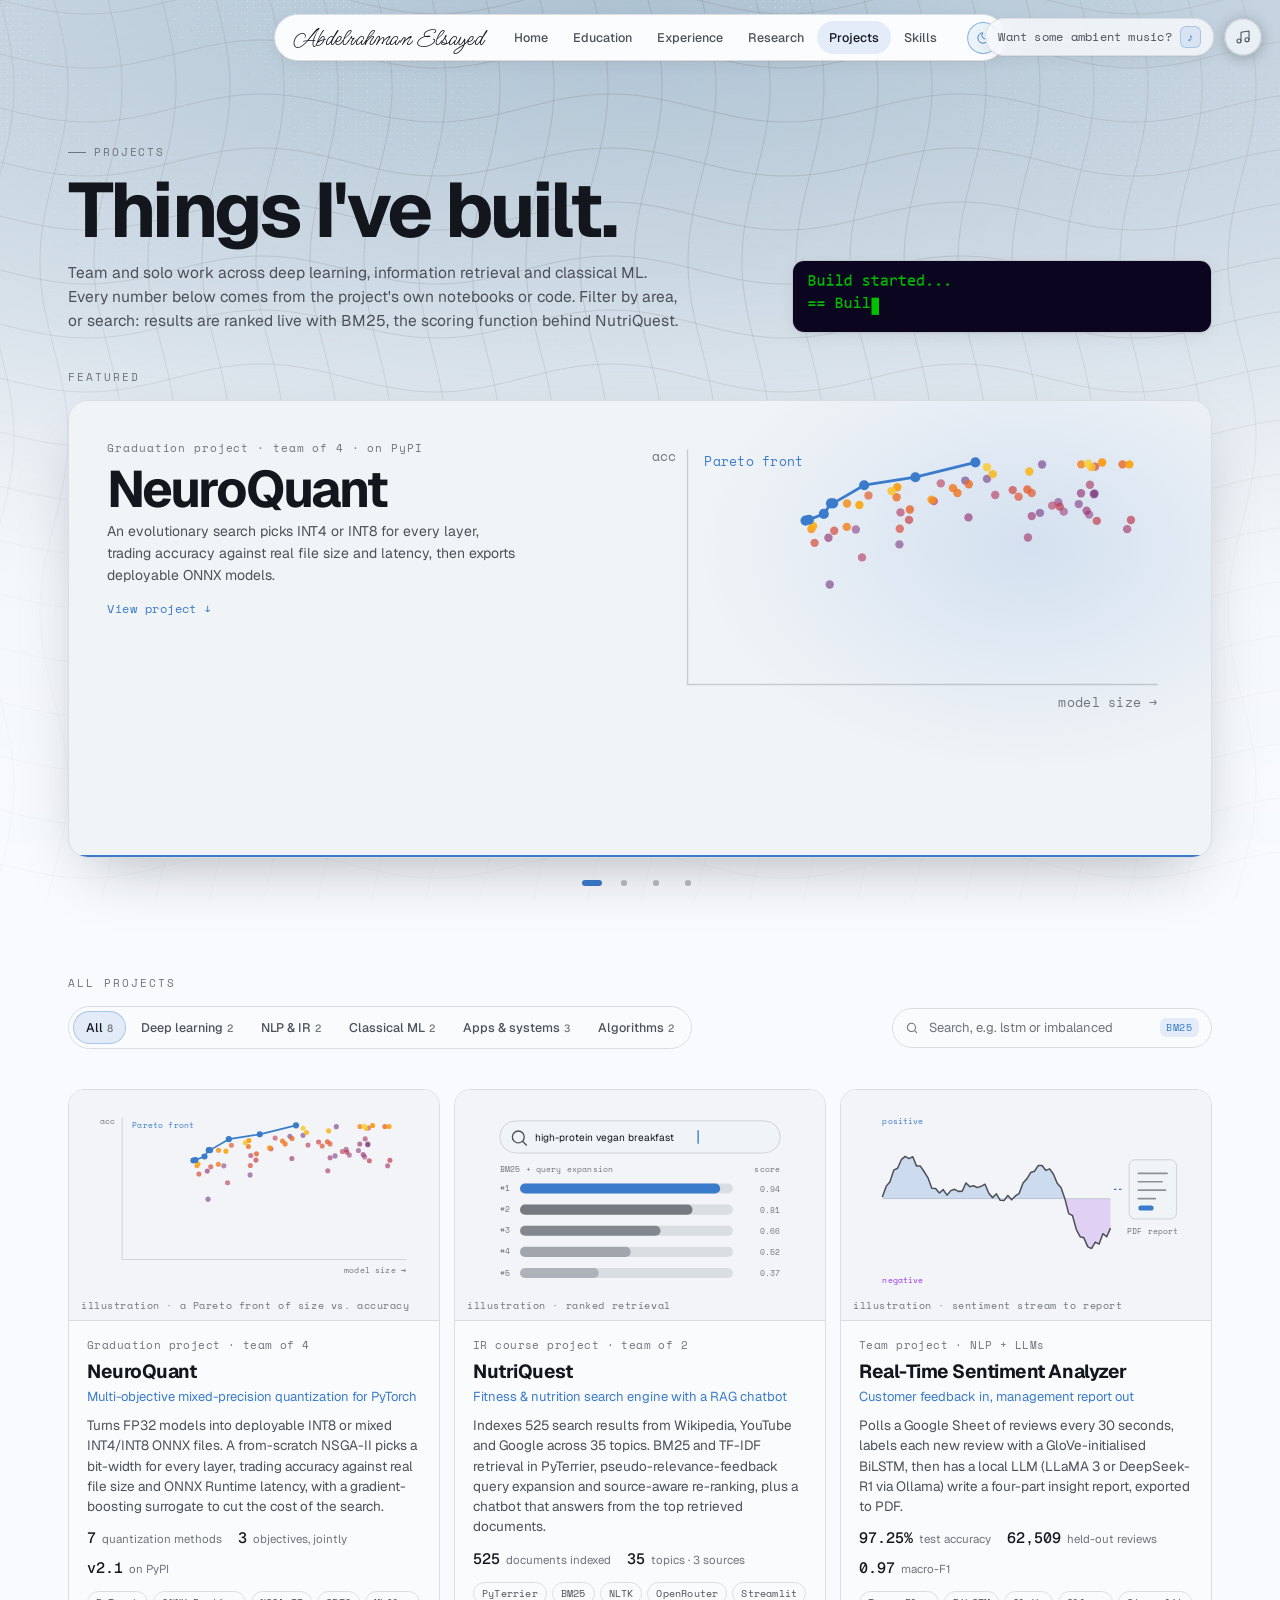
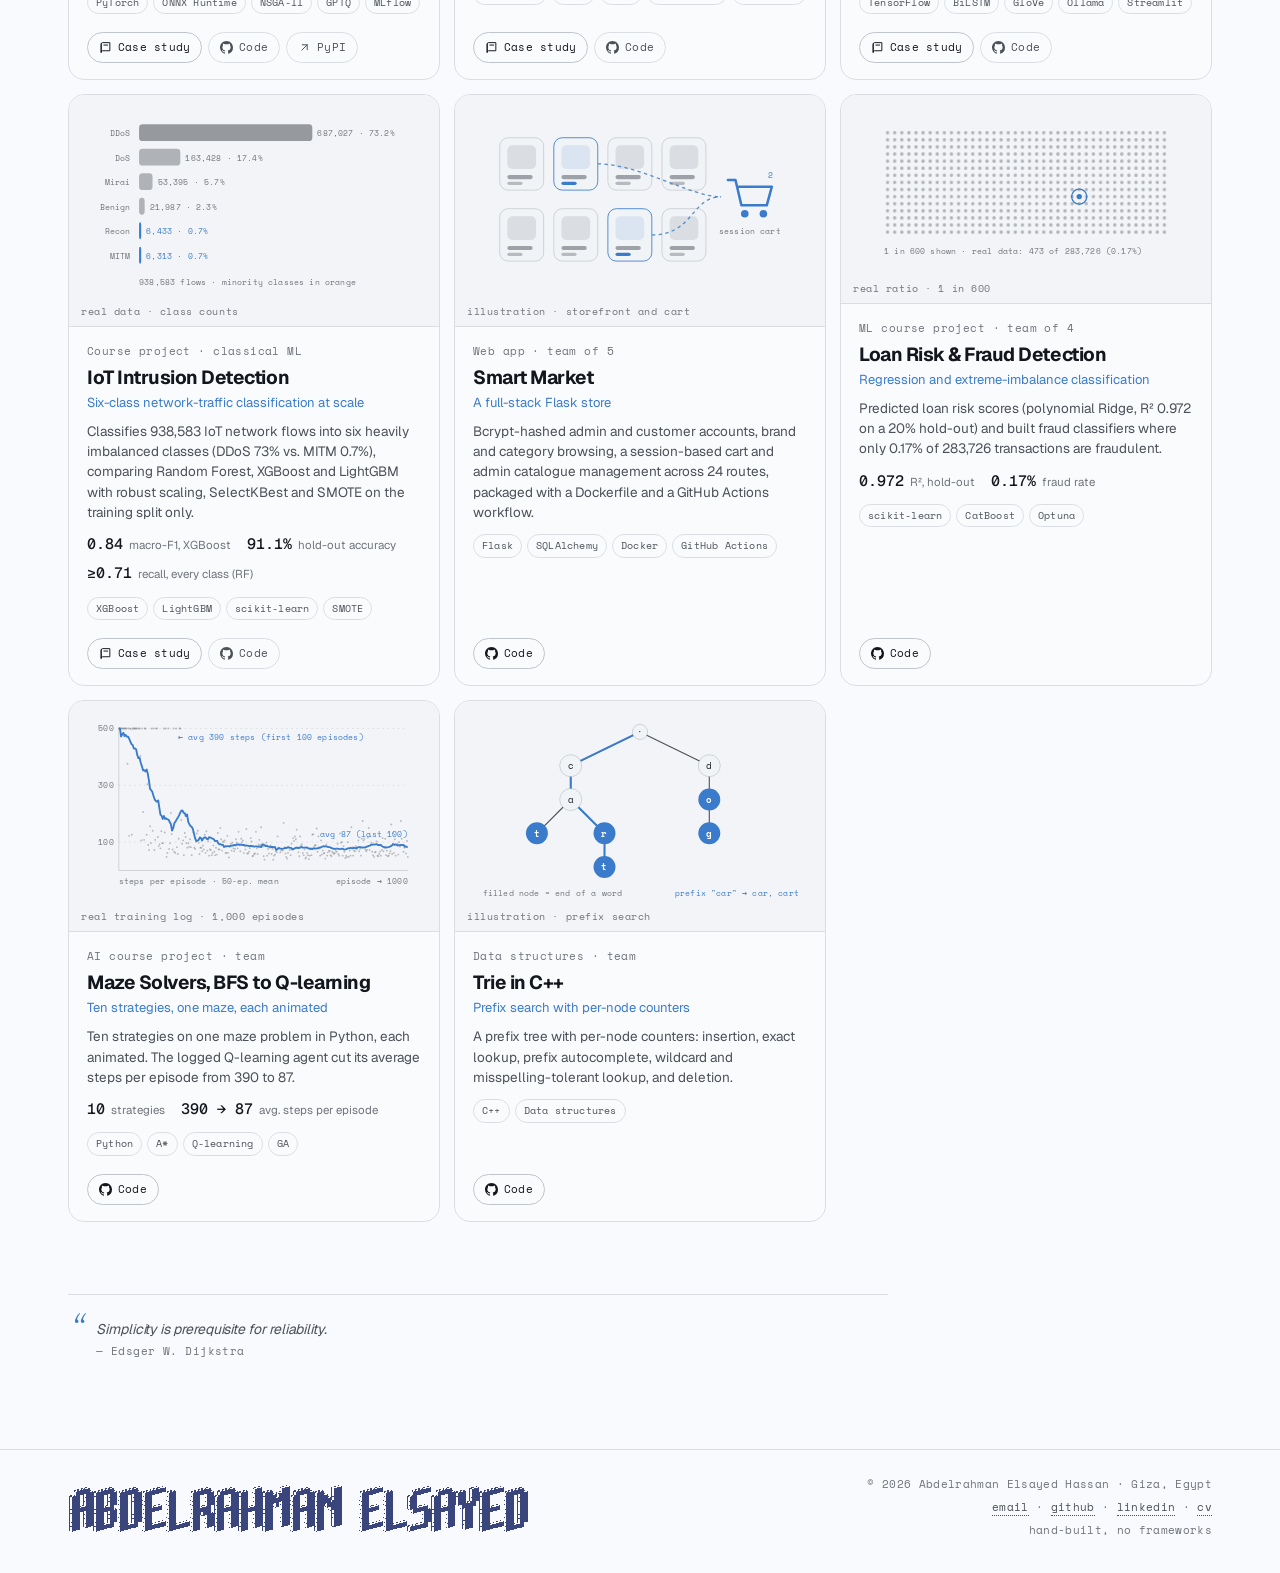
<file: projects/index.html>
<!doctype html>
<html lang="en" data-theme="dark" data-active-tab="projects">
<head>
  <meta charset="utf-8">
  <meta name="viewport" content="width=device-width, initial-scale=1">
  <title>Projects · Abdelrahman Elsayed</title>
  <meta name="description" content="NeuroQuant, NutriQuest, a real-time sentiment analyzer, IoT intrusion detection and more, with case studies and live BM25 search.">
  <meta name="author" content="Abdelrahman Elsayed Hassan">
  <meta name="theme-color" content="#05070d">
  <link rel="canonical" href="https://abdelrahmanelsayed20.github.io/projects/">
  <meta property="og:type" content="website">
  <meta property="og:site_name" content="Abdelrahman Elsayed">
  <meta property="og:title" content="Projects · Abdelrahman Elsayed">
  <meta property="og:description" content="NeuroQuant, NutriQuest, a real-time sentiment analyzer, IoT intrusion detection and more, with case studies and live BM25 search.">
  <meta property="og:url" content="https://abdelrahmanelsayed20.github.io/projects/">
  <meta property="og:image" content="https://abdelrahmanelsayed20.github.io/assets/img/og-image.png">
  <meta property="og:image:width" content="1200">
  <meta property="og:image:height" content="630">
  <meta name="twitter:card" content="summary_large_image">
  <link id="favicon" rel="icon" type="image/svg+xml" href="/assets/img/favicon.svg">
  <link rel="apple-touch-icon" href="/assets/img/apple-touch-icon.png">
  <link rel="preconnect" href="https://fonts.googleapis.com">
  <link rel="preconnect" href="https://fonts.gstatic.com" crossorigin>
  <link rel="stylesheet" href="https://fonts.googleapis.com/css2?family=Geist:wght@400;500;600;700;800&amp;family=Geist+Mono:wght@400;500&amp;family=Space+Mono:ital,wght@0,400;0,700;1,400&amp;display=swap">
  <link rel="preload" href="/assets/fonts/MsMadi-Regular.woff2" as="font" type="font/woff2" crossorigin>
  <script>
    /* before first paint: theme (saved, else the OS preference), the theme-toggle
       hint for first-time visitors, and the page-transition cover when we arrive
       from a link on this site */
    (() => {
      const r = document.documentElement;
      const get = (s, k) => { try { return s.getItem(k); } catch (e) { return null; } };
      const t = get(localStorage, 'theme');
      r.dataset.theme = t === 'dark' || t === 'light' ? t : (window.matchMedia && matchMedia('(prefers-color-scheme: dark)').matches ? 'dark' : 'light');
      if (get(localStorage, 'theme-toggle-seen') !== 'true') r.dataset.themePristine = 'true';
      if (get(sessionStorage, 'pt-incoming') === '1') r.dataset.ptIncoming = 'true';
    })();
  </script>
  <link rel="stylesheet" href="/assets/css/site.css">
</head>
<body>
  <a class="skip" href="#main">Skip to content</a>
  <svg width="0" height="0" style="position:absolute" aria-hidden="true" focusable="false">
    <defs>
      <symbol id="i-arrow" viewBox="0 0 24 24" fill="none" stroke="currentColor" stroke-width="1.8" stroke-linecap="round" stroke-linejoin="round"><path d="M5 12h14M13 6l6 6-6 6"/></symbol>
      <symbol id="i-arrow-ne" viewBox="0 0 24 24" fill="none" stroke="currentColor" stroke-width="1.8" stroke-linecap="round" stroke-linejoin="round"><path d="M7 17 17 7M8 7h9v9"/></symbol>
      <symbol id="i-download" viewBox="0 0 24 24" fill="none" stroke="currentColor" stroke-width="1.8" stroke-linecap="round" stroke-linejoin="round"><path d="M12 4v11M7 10l5 5 5-5M5 20h14"/></symbol>
      <symbol id="i-github" viewBox="0 0 16 16" fill="currentColor"><path d="M8 0C3.58 0 0 3.58 0 8c0 3.54 2.29 6.53 5.47 7.59.4.07.55-.17.55-.38 0-.19-.01-.82-.01-1.49-2.01.37-2.53-.49-2.69-.94-.09-.23-.48-.94-.82-1.13-.28-.15-.68-.52-.01-.53.63-.01 1.08.58 1.23.82.72 1.21 1.87.87 2.33.66.07-.52.28-.87.51-1.07-1.78-.2-3.64-.89-3.64-3.95 0-.87.31-1.59.82-2.15-.08-.2-.36-1.02.08-2.12 0 0 .67-.21 2.2.82.64-.18 1.32-.27 2-.27.68 0 1.36.09 2 .27 1.53-1.04 2.2-.82 2.2-.82.44 1.1.16 1.92.08 2.12.51.56.82 1.27.82 2.15 0 3.07-1.87 3.75-3.65 3.95.29.25.54.73.54 1.48 0 1.07-.01 1.93-.01 2.2 0 .21.15.46.55.38A8.013 8.013 0 0 0 16 8c0-4.42-3.58-8-8-8z"/></symbol>
      <symbol id="i-linkedin" viewBox="0 0 24 24" fill="currentColor"><path d="M20.45 20.45h-3.56v-5.57c0-1.33-.02-3.04-1.85-3.04-1.85 0-2.14 1.45-2.14 2.94v5.67H9.35V9h3.41v1.56h.05c.48-.9 1.64-1.85 3.37-1.85 3.6 0 4.27 2.37 4.27 5.46v6.28zM5.34 7.43a2.06 2.06 0 1 1 0-4.13 2.06 2.06 0 0 1 0 4.13zM7.12 20.45H3.56V9h3.56v11.45zM22.22 0H1.77C.79 0 0 .77 0 1.73v20.54C0 23.23.79 24 1.77 24h20.45c.98 0 1.78-.77 1.78-1.73V1.73C24 .77 23.2 0 22.22 0z"/></symbol>
      <symbol id="i-mail" viewBox="0 0 24 24" fill="none" stroke="currentColor" stroke-width="1.8" stroke-linecap="round" stroke-linejoin="round"><rect x="3" y="5" width="18" height="14" rx="2.5"/><path d="m3.5 7 8.5 6 8.5-6"/></symbol>
      <symbol id="i-sun" viewBox="0 0 24 24" fill="none" stroke="currentColor" stroke-width="1.8" stroke-linecap="round" stroke-linejoin="round"><circle cx="12" cy="12" r="4"/><path d="M12 2.5v2M12 19.5v2M4.6 4.6l1.4 1.4M18 18l1.4 1.4M2.5 12h2M19.5 12h2M4.6 19.4 6 18M18 6l1.4-1.4"/></symbol>
      <symbol id="i-moon" viewBox="0 0 24 24" fill="none" stroke="currentColor" stroke-width="1.8" stroke-linecap="round" stroke-linejoin="round"><path d="M20.5 14.5A8.5 8.5 0 1 1 9.5 3.5a7 7 0 0 0 11 11z"/></symbol>
      <symbol id="i-menu" viewBox="0 0 24 24" fill="none" stroke="currentColor" stroke-width="1.8" stroke-linecap="round"><path d="M4 8.5h16M4 15.5h16"/></symbol>
      <symbol id="i-close" viewBox="0 0 24 24" fill="none" stroke="currentColor" stroke-width="1.8" stroke-linecap="round"><path d="M6 6l12 12M18 6 6 18"/></symbol>
      <symbol id="i-search" viewBox="0 0 24 24" fill="none" stroke="currentColor" stroke-width="1.8" stroke-linecap="round"><circle cx="11" cy="11" r="7"/><path d="m20 20-3.5-3.5"/></symbol>
      <symbol id="i-refresh" viewBox="0 0 24 24" fill="none" stroke="currentColor" stroke-width="1.8" stroke-linecap="round" stroke-linejoin="round"><path d="M20 11a8 8 0 0 0-14.3-4.9L4 8M4 4v4h4M4 13a8 8 0 0 0 14.3 4.9L20 16M20 20v-4h-4"/></symbol>
      <symbol id="i-check" viewBox="0 0 24 24" fill="none" stroke="currentColor" stroke-width="2" stroke-linecap="round" stroke-linejoin="round"><path d="M5 12.5l4.5 4.5L19 7"/></symbol>
      <symbol id="i-copy" viewBox="0 0 24 24" fill="none" stroke="currentColor" stroke-width="1.8" stroke-linecap="round" stroke-linejoin="round"><rect x="9" y="9" width="11" height="11" rx="2"/><path d="M5 15V6a2 2 0 0 1 2-2h8"/></symbol>
      <symbol id="i-book" viewBox="0 0 24 24" fill="none" stroke="currentColor" stroke-width="1.8" stroke-linecap="round" stroke-linejoin="round"><path d="M4 5.5A2.5 2.5 0 0 1 6.5 3H20v15H6.5A2.5 2.5 0 0 0 4 20.5z"/><path d="M4 20.5v-15M9 7.5h7"/></symbol>
      <symbol id="i-brain" viewBox="0 0 24 24" fill="none" stroke="currentColor" stroke-width="1.8" stroke-linecap="round" stroke-linejoin="round"><path d="M9.5 4A2.5 2.5 0 0 0 7 6.5v.2A3 3 0 0 0 4.5 10a3 3 0 0 0 1 2.2A3 3 0 0 0 7 18a2.5 2.5 0 0 0 2.5 2.5V4zM14.5 4A2.5 2.5 0 0 1 17 6.5v.2a3 3 0 0 1 2.5 3.3 3 3 0 0 1-1 2.2A3 3 0 0 1 17 18a2.5 2.5 0 0 1-2.5 2.5V4z"/></symbol>
      <symbol id="i-chart" viewBox="0 0 24 24" fill="none" stroke="currentColor" stroke-width="1.8" stroke-linecap="round" stroke-linejoin="round"><path d="M4 4v16h16"/><path d="m7.5 14.5 3.5-3.5 3 3 5-6"/></symbol>
      <symbol id="i-cloud" viewBox="0 0 24 24" fill="none" stroke="currentColor" stroke-width="1.8" stroke-linecap="round" stroke-linejoin="round"><path d="M7 18.5a4.5 4.5 0 0 1-.6-9A6 6 0 0 1 18 9a4.75 4.75 0 0 1-.5 9.5z"/></symbol>
      <symbol id="i-code" viewBox="0 0 24 24" fill="none" stroke="currentColor" stroke-width="1.8" stroke-linecap="round" stroke-linejoin="round"><path d="m8 8-4 4 4 4M16 8l4 4-4 4M13.5 5l-3 14"/></symbol>
      <symbol id="i-layers" viewBox="0 0 24 24" fill="none" stroke="currentColor" stroke-width="1.8" stroke-linecap="round" stroke-linejoin="round"><path d="m12 3 9 5-9 5-9-5z"/><path d="m3 13 9 5 9-5"/></symbol>
      <symbol id="i-target" viewBox="0 0 24 24" fill="none" stroke="currentColor" stroke-width="1.8" stroke-linecap="round" stroke-linejoin="round"><circle cx="12" cy="12" r="8.5"/><circle cx="12" cy="12" r="4.5"/><circle cx="12" cy="12" r="1"/></symbol>
      <symbol id="i-award" viewBox="0 0 24 24" fill="none" stroke="currentColor" stroke-width="1.8" stroke-linecap="round" stroke-linejoin="round"><circle cx="12" cy="9" r="5.5"/><path d="M8.5 13.8 7 21l5-2.6 5 2.6-1.5-7.2"/></symbol>
    </defs>
  </svg>
  <div class="bg-stage" aria-hidden="true"></div>
  <div class="bg-veil" aria-hidden="true"></div>
  <div class="bg-effects" aria-hidden="true"></div>
  <div class="cursor" aria-hidden="true"></div>
  <div class="cursor-dot" aria-hidden="true"></div>

  <nav class="floating-nav" aria-label="Primary">
    <a class="brand-signature" href="/" aria-label="Abdelrahman Elsayed, home">Abdelrahman Elsayed</a>
    <div class="tabs">
      <a class="tab" href="/">Home</a>
      <a class="tab" href="/education/">Education</a>
      <a class="tab" href="/experience/">Experience</a>
      <a class="tab" href="/research/">Research</a>
      <a class="tab" href="/projects/" aria-current="page">Projects</a>
      <a class="tab" href="/skills/">Skills</a>
    </div>
    <button id="theme-toggle" class="icon-btn" type="button" aria-label="Switch between dark and light theme">
      <svg class="i-moon" viewBox="0 0 24 24" fill="none" stroke="currentColor" stroke-width="1.6" stroke-linecap="round" stroke-linejoin="round" aria-hidden="true"><path d="M21 12.79A9 9 0 1 1 11.21 3 7 7 0 0 0 21 12.79z"/></svg>
      <svg class="i-sun" viewBox="0 0 24 24" fill="none" stroke="currentColor" stroke-width="1.6" stroke-linecap="round" aria-hidden="true"><circle cx="12" cy="12" r="4.2"/><path d="M12 2.5v2.2M12 19.3v2.2M2.5 12h2.2M19.3 12h2.2M5.3 5.3l1.6 1.6M17.1 17.1l1.6 1.6M5.3 18.7l1.6-1.6M17.1 6.9l1.6-1.6"/></svg>
    </button>
    <button class="hamburger-btn" type="button" aria-label="Open menu" aria-expanded="false" aria-controls="menu-sheet">
      <svg viewBox="0 0 32 32" aria-hidden="true"><path class="hb-loop" d="M27 10 13 10C10.8 10 9 8.2 9 6 9 3.5 10.8 2 13 2 15.2 2 17 3.8 17 6L17 26C17 28.2 18.8 30 21 30 23.2 30 25 28.2 25 26 25 23.8 23.2 22 21 22L7 22" fill="none" stroke="currentColor" stroke-linecap="round" stroke-linejoin="round" stroke-width="3"/><path d="M7 16 27 16" fill="none" stroke="currentColor" stroke-linecap="round" stroke-width="3"/></svg>
    </button>
  </nav>
  <div class="hamburger-overlay" aria-hidden="true"></div>
  <aside class="hamburger-sheet" id="menu-sheet" aria-label="Menu" aria-hidden="true">
    <ul>
      <li><a href="/"><span class="hb-num">01</span>Home</a></li>
      <li><a href="/education/"><span class="hb-num">02</span>Education</a></li>
      <li><a href="/experience/"><span class="hb-num">03</span>Experience</a></li>
      <li><a href="/research/"><span class="hb-num">04</span>Research</a></li>
      <li><a href="/projects/" aria-current="page"><span class="hb-num">05</span>Projects</a></li>
      <li><a href="/skills/"><span class="hb-num">06</span>Skills</a></li>
    </ul>
    <p class="sheet-sig" aria-hidden="true">Abdelrahman</p>
  </aside>

  <main id="main">
<section class="wrap page" aria-labelledby="proj-title">
  <header class="page-head proj-head">
    <div>
      <span class="eyebrow reveal">Projects</span>
      <h1 class="page-title reveal" id="proj-title">Things I've built.</h1>
      <p class="page-lede reveal">Team and solo work across deep learning, information retrieval and classical ML. Every number below comes from the project's own notebooks or code. Filter by area, or search: results are ranked live with BM25, the scoring function behind NutriQuest.</p>
    </div>
    <img class="build-gif reveal" src="/assets/img/build-name.gif" width="554" height="95" alt="Terminal animation: Build started… Build succeeded: Abdelrahman Elsayed">
  </header>

  <div class="fp-section reveal">
    <h2 class="fp-heading">Featured</h2>
    <div class="fp-carousel" aria-roledescription="carousel" aria-label="Featured projects">
      <div class="fp-stage">
        <button class="fp-slide is-active" type="button" data-target="p-neuroquant" aria-label="NeuroQuant. Jump to the project card">
          <span class="fp-copy"><span class="fp-sub">Graduation project · team of 4 · on PyPI</span><span class="fp-title">NeuroQuant</span><span class="fp-blurb">An evolutionary search picks INT4 or INT8 for every layer, trading accuracy against real file size and latency, then exports deployable ONNX models.</span><span class="fp-cta">View project ↓</span></span>
          <span class="fp-art" aria-hidden="true"><svg class="art" data-art="pareto" viewBox="0 0 400 225" role="img" aria-label="Illustration of a Pareto front trading model size against accuracy, with later generations shown brighter" preserveAspectRatio="xMidYMid meet"><path d="M44 16v168h336" class="ax" stroke-width="1" fill="none"/><circle cx="297.4" cy="26.8" r="3" fill="#56116b" opacity="0.5"/><circle cx="145.6" cy="112.6" r="3" fill="#5a126c" opacity="0.5"/><circle cx="242.5" cy="38.3" r="3" fill="#5d136c" opacity="0.5"/><circle cx="258" cy="37.1" r="3" fill="#61146d" opacity="0.5"/><circle cx="295.9" cy="61.4" r="3" fill="#65156d" opacity="0.5"/><circle cx="334.9" cy="47.5" r="3" fill="#69176e" opacity="0.5"/><circle cx="195.4" cy="83.9" r="3" fill="#6c186e" opacity="0.5"/><circle cx="323.6" cy="55.1" r="3" fill="#70196d" opacity="0.5"/><circle cx="334.4" cy="48.1" r="3" fill="#741b6c" opacity="0.5"/><circle cx="309" cy="53.7" r="3" fill="#781c6c" opacity="0.5"/><circle cx="164.3" cy="73.2" r="3" fill="#7c1d6b" opacity="0.5"/><circle cx="128.3" cy="66.9" r="3" fill="#7f1f6a" opacity="0.5"/><circle cx="331" cy="62.6" r="3" fill="#83206a" opacity="0.5"/><circle cx="312.9" cy="60.5" r="3" fill="#872269" opacity="0.5"/><circle cx="144.7" cy="79.2" r="3" fill="#8b2368" opacity="0.6"/><circle cx="325.2" cy="47.4" r="3" fill="#8f2468" opacity="0.6"/><circle cx="244.8" cy="64.6" r="3" fill="#922667" opacity="0.6"/><circle cx="329.2" cy="59.8" r="3" fill="#962766" opacity="0.6"/><circle cx="290" cy="63.7" r="3" fill="#9a2964" opacity="0.6"/><circle cx="358.2" cy="73" r="3" fill="#9e2a62" opacity="0.6"/><circle cx="287.3" cy="79" r="3" fill="#a22c60" opacity="0.6"/><circle cx="141.4" cy="62.1" r="3" fill="#a52e5e" opacity="0.6"/><circle cx="331.6" cy="41.3" r="3" fill="#a92f5d" opacity="0.6"/><circle cx="196.2" cy="61" r="3" fill="#ad315b" opacity="0.6"/><circle cx="263.9" cy="48.6" r="3" fill="#b13259" opacity="0.6"/><circle cx="168.7" cy="93.2" r="3" fill="#b53457" opacity="0.6"/><circle cx="304.6" cy="56.2" r="3" fill="#b83656" opacity="0.6"/><circle cx="225" cy="40.3" r="3" fill="#bc3754" opacity="0.6"/><circle cx="310" cy="56.9" r="3" fill="#bf3a51" opacity="0.7"/><circle cx="360.9" cy="66.5" r="3" fill="#c23c4f" opacity="0.7"/><circle cx="336.5" cy="67.1" r="3" fill="#c53e4d" opacity="0.7"/><circle cx="202.3" cy="66.4" r="3" fill="#c8414a" opacity="0.7"/><circle cx="220" cy="53" r="3" fill="#cc4348" opacity="0.7"/><circle cx="276.4" cy="45.1" r="3" fill="#cf4645" opacity="0.7"/><circle cx="335.3" cy="28.3" r="3" fill="#d24843" opacity="0.7"/><circle cx="148.8" cy="74.2" r="3" fill="#d54b41" opacity="0.7"/><circle cx="134.8" cy="82.8" r="3" fill="#d84d3e" opacity="0.7"/><circle cx="195.7" cy="72.7" r="3" fill="#db4f3c" opacity="0.7"/><circle cx="170.2" cy="41.6" r="3" fill="#de5239" opacity="0.7"/><circle cx="280.6" cy="49.8" r="3" fill="#e05636" opacity="0.7"/><circle cx="290" cy="47.2" r="3" fill="#e25933" opacity="0.7"/><circle cx="173.3" cy="48.9" r="3" fill="#e45d30" opacity="0.7"/><circle cx="286.9" cy="44.7" r="3" fill="#e6612d" opacity="0.8"/><circle cx="202.9" cy="59" r="3" fill="#e8642a" opacity="0.8"/><circle cx="354.9" cy="26.7" r="3" fill="#ea6827" opacity="0.8"/><circle cx="245" cy="40.9" r="3" fill="#ec6b24" opacity="0.8"/><circle cx="193.4" cy="50.2" r="3" fill="#ee6f21" opacity="0.8"/><circle cx="236.9" cy="47.2" r="3" fill="#f0731d" opacity="0.8"/><circle cx="233.7" cy="43.7" r="3" fill="#f2761a" opacity="0.8"/><circle cx="146.5" cy="54.6" r="3" fill="#f37a18" opacity="0.8"/><circle cx="157.8" cy="71.4" r="3" fill="#f47e17" opacity="0.8"/><circle cx="325.4" cy="26.7" r="3" fill="#f58315" opacity="0.8"/><circle cx="206.8" cy="35.9" r="3" fill="#f68714" opacity="0.8"/><circle cx="158" cy="54.7" r="3" fill="#f78b13" opacity="0.8"/><circle cx="132.5" cy="72.9" r="3" fill="#f88f11" opacity="0.8"/><circle cx="218.4" cy="51.9" r="3" fill="#f89310" opacity="0.8"/><circle cx="340.3" cy="25.4" r="3" fill="#f9980e" opacity="0.9"/><circle cx="193.9" cy="43.1" r="3" fill="#fa9c0d" opacity="0.9"/><circle cx="130.7" cy="66.3" r="3" fill="#fba00c" opacity="0.9"/><circle cx="359.8" cy="26.7" r="3" fill="#fca40a" opacity="0.9"/><circle cx="166.8" cy="55.8" r="3" fill="#fca90e" opacity="0.9"/><circle cx="133.7" cy="70.7" r="3" fill="#fbad14" opacity="0.9"/><circle cx="148" cy="54.6" r="3" fill="#fab219" opacity="0.9"/><circle cx="288.3" cy="31.8" r="3" fill="#fab71f" opacity="0.9"/><circle cx="262.1" cy="33.7" r="3" fill="#f9bb25" opacity="0.9"/><circle cx="332.7" cy="28.6" r="3" fill="#f9c02a" opacity="0.9"/><circle cx="189.8" cy="45.8" r="3" fill="#f8c430" opacity="0.9"/><circle cx="249.7" cy="25.3" r="3" fill="#f8c935" opacity="0.9"/><circle cx="258" cy="28.8" r="3" fill="#f7ce3b" opacity="0.9"/><circle cx="330.4" cy="26.3" r="3" fill="#f7d240" opacity="0.9"/><polyline points="128.3,66.9 130.7,66.3 141.4,62.1 146.5,54.6 148,54.6 170.2,41.6 206.8,35.9 249.7,25.3" fill="none" class="acc-s" stroke-width="2" stroke-linejoin="round"/><circle cx="128.3" cy="66.9" r="3.6" class="acc-f"/><circle cx="130.7" cy="66.3" r="3.6" class="acc-f"/><circle cx="141.4" cy="62.1" r="3.6" class="acc-f"/><circle cx="146.5" cy="54.6" r="3.6" class="acc-f"/><circle cx="148" cy="54.6" r="3.6" class="acc-f"/><circle cx="170.2" cy="41.6" r="3.6" class="acc-f"/><circle cx="206.8" cy="35.9" r="3.6" class="acc-f"/><circle cx="249.7" cy="25.3" r="3.6" class="acc-f"/><text x="380" y="200" text-anchor="end" class="lbl">model size →</text><text x="36" y="24" text-anchor="end" class="lbl">acc</text><text x="56" y="28" class="lbl acc-t">Pareto front</text></svg></span>
        </button>
        <button class="fp-slide" type="button" data-target="p-nutriquest" aria-label="NutriQuest. Jump to the project card">
          <span class="fp-copy"><span class="fp-sub">Information retrieval · team of 2</span><span class="fp-title">NutriQuest</span><span class="fp-blurb">A fitness and nutrition search engine: BM25 and TF-IDF in PyTerrier, query expansion, source-aware re-ranking and a RAG chatbot on top.</span><span class="fp-cta">View project ↓</span></span>
          <span class="fp-art" aria-hidden="true"><svg class="art" data-art="nutri" viewBox="0 0 400 225" role="img" aria-label="A search query with five ranked results and their relevance scores" preserveAspectRatio="xMidYMid meet"><rect x="34" y="20" width="332" height="38" rx="19" class="surf-f" style="stroke:var(--line-strong)"/><circle cx="56" cy="39" r="7" fill="none" class="ink-s" stroke-width="1.6"/><path d="M61 44l5 5" class="ink-s" stroke-width="1.6"/><text x="76" y="43.5" class="q-t">high-protein vegan breakfast</text><rect x="268" y="31" width="1.6" height="16" class="acc-f caret"/><text x="34" y="80" class="lbl">BM25 + query expansion</text><text x="366" y="80" text-anchor="end" class="lbl">score</text><text x="34" y="103" class="lbl">#1</text><rect x="58" y="94" width="252" height="12" rx="6" class="grid-f"/><rect x="58" y="94" width="236.9" height="12" rx="6" class="acc-f" opacity="1"/><text x="366" y="104" text-anchor="end" class="lbl">0.94</text><text x="34" y="128" class="lbl">#2</text><rect x="58" y="119" width="252" height="12" rx="6" class="grid-f"/><rect x="58" y="119" width="204.1" height="12" rx="6" class="ink-f" opacity="0.7"/><text x="366" y="129" text-anchor="end" class="lbl">0.81</text><text x="34" y="153" class="lbl">#3</text><rect x="58" y="144" width="252" height="12" rx="6" class="grid-f"/><rect x="58" y="144" width="166.3" height="12" rx="6" class="ink-f" opacity="0.6"/><text x="366" y="154" text-anchor="end" class="lbl">0.66</text><text x="34" y="178" class="lbl">#4</text><rect x="58" y="169" width="252" height="12" rx="6" class="grid-f"/><rect x="58" y="169" width="131" height="12" rx="6" class="ink-f" opacity="0.4"/><text x="366" y="179" text-anchor="end" class="lbl">0.52</text><text x="34" y="203" class="lbl">#5</text><rect x="58" y="194" width="252" height="12" rx="6" class="grid-f"/><rect x="58" y="194" width="93.2" height="12" rx="6" class="ink-f" opacity="0.3"/><text x="366" y="204" text-anchor="end" class="lbl">0.37</text></svg></span>
        </button>
        <button class="fp-slide" type="button" data-target="p-sentiment" aria-label="Real-Time Sentiment Analyzer. Jump to the project card">
          <span class="fp-copy"><span class="fp-sub">NLP + LLMs · team project</span><span class="fp-title">Sentiment Analyzer</span><span class="fp-blurb">Customer feedback in, management report out: a BiLSTM at 97.25% test accuracy, then a local LLM writes the report.</span><span class="fp-cta">View project ↓</span></span>
          <span class="fp-art" aria-hidden="true"><svg class="art" data-art="sentiment" viewBox="0 0 400 225" role="img" aria-label="A live sentiment score over time crossing between positive and negative, feeding a generated PDF report" preserveAspectRatio="xMidYMid meet"><defs><clipPath id="sent-pos-fp"><rect x="0" y="0" width="400" height="112"/></clipPath><clipPath id="sent-neg-fp"><rect x="0" y="112" width="400" height="225"/></clipPath></defs><path d="M30 112 L30 110.1 L34.5 97.5 L39 91.9 L43.5 78.3 L48 76.1 L52.5 65.9 L57 62 L61.5 64.6 L66 62.5 L70.5 73.5 L75 73.5 L79.5 80.2 L84 87.4 L88.5 99.7 L93 100.1 L97.5 105.3 L102 101.3 L106.5 107.9 L111 102.5 L115.5 101 L120 103.4 L124.5 103.2 L129 93.4 L133.5 97.8 L138 96.8 L142.5 99 L147 97.4 L151.5 94.9 L156 105.7 L160.5 110.8 L165 106.3 L169.5 114 L174 114.3 L178.5 108.2 L183 113.4 L187.5 108.8 L192 105.7 L196.5 93.4 L201 88.6 L205.5 81.1 L210 79.6 L214.5 72.9 L219 72.8 L223.5 78.6 L228 76.8 L232.5 83.2 L237 93.9 L241.5 99.1 L246 112 L250.5 129.7 L255 131.9 L259.5 148.3 L264 157 L268.5 158.4 L273 168.8 L277.5 171.1 L282 163.5 L286.5 165.8 L291 153.5 L295.5 157.1 L300 146.9 L300 112 Z" class="acc-f" opacity=".2" clip-path="url(#sent-pos-fp)"/><path d="M30 112 L30 110.1 L34.5 97.5 L39 91.9 L43.5 78.3 L48 76.1 L52.5 65.9 L57 62 L61.5 64.6 L66 62.5 L70.5 73.5 L75 73.5 L79.5 80.2 L84 87.4 L88.5 99.7 L93 100.1 L97.5 105.3 L102 101.3 L106.5 107.9 L111 102.5 L115.5 101 L120 103.4 L124.5 103.2 L129 93.4 L133.5 97.8 L138 96.8 L142.5 99 L147 97.4 L151.5 94.9 L156 105.7 L160.5 110.8 L165 106.3 L169.5 114 L174 114.3 L178.5 108.2 L183 113.4 L187.5 108.8 L192 105.7 L196.5 93.4 L201 88.6 L205.5 81.1 L210 79.6 L214.5 72.9 L219 72.8 L223.5 78.6 L228 76.8 L232.5 83.2 L237 93.9 L241.5 99.1 L246 112 L250.5 129.7 L255 131.9 L259.5 148.3 L264 157 L268.5 158.4 L273 168.8 L277.5 171.1 L282 163.5 L286.5 165.8 L291 153.5 L295.5 157.1 L300 146.9 L300 112 Z" class="c-rmsprop-f" opacity=".18" clip-path="url(#sent-neg-fp)"/><line x1="30" y1="112" x2="300" y2="112" class="ax" stroke-width="1"/><polyline points="30,110.1 34.5,97.5 39,91.9 43.5,78.3 48,76.1 52.5,65.9 57,62 61.5,64.6 66,62.5 70.5,73.5 75,73.5 79.5,80.2 84,87.4 88.5,99.7 93,100.1 97.5,105.3 102,101.3 106.5,107.9 111,102.5 115.5,101 120,103.4 124.5,103.2 129,93.4 133.5,97.8 138,96.8 142.5,99 147,97.4 151.5,94.9 156,105.7 160.5,110.8 165,106.3 169.5,114 174,114.3 178.5,108.2 183,113.4 187.5,108.8 192,105.7 196.5,93.4 201,88.6 205.5,81.1 210,79.6 214.5,72.9 219,72.8 223.5,78.6 228,76.8 232.5,83.2 237,93.9 241.5,99.1 246,112 250.5,129.7 255,131.9 259.5,148.3 264,157 268.5,158.4 273,168.8 277.5,171.1 282,163.5 286.5,165.8 291,153.5 295.5,157.1 300,146.9" fill="none" class="ink-s" stroke-width="1.8" stroke-linejoin="round"/><text x="30" y="24" class="lbl acc-t">positive</text><text x="30" y="212" class="lbl neg-t">negative</text><g transform="translate(322 66)"><rect width="56" height="70" rx="7" class="surf-f" style="stroke:var(--line-strong)"/><path d="M11 16h34M11 26h28M11 36h32M11 46h20" class="ink-s" stroke-width="2" stroke-linecap="round" opacity=".6"/><rect x="11" y="54" width="18" height="6" rx="3" class="acc-f"/><text x="28" y="88" text-anchor="middle" class="lbl">PDF report</text></g><path d="M304 101 h12" class="acc-s" stroke-width="1.4" stroke-dasharray="3 3"/></svg></span>
        </button>
        <button class="fp-slide" type="button" data-target="p-iot" aria-label="IoT Intrusion Detection. Jump to the project card">
          <span class="fp-copy"><span class="fp-sub">Classical ML · course project</span><span class="fp-title">IoT Intrusion Detection</span><span class="fp-blurb">938,583 network flows, six classes and a 109-to-1 imbalance. XGBoost reaches 0.84 macro-F1.</span><span class="fp-cta">View project ↓</span></span>
          <span class="fp-art" aria-hidden="true"><svg class="art" data-art="iot" viewBox="0 0 400 225" role="img" aria-label="Class counts of 938,583 IoT network flows: DDoS 73.2 percent down to MITM 0.7 percent" preserveAspectRatio="xMidYMid meet"><text x="54" y="32" text-anchor="end" class="lbl">DDoS</text><rect x="64" y="18" width="205" height="20" rx="4" class="ink-f" opacity="0.55"/><text x="275" y="32" class="lbl">687,027 · 73.2%</text><text x="54" y="61" text-anchor="end" class="lbl">DoS</text><rect x="64" y="47" width="48.8" height="20" rx="4" class="ink-f" opacity="0.4"/><text x="118.8" y="61" class="lbl">163,428 · 17.4%</text><text x="54" y="90" text-anchor="end" class="lbl">Mirai</text><rect x="64" y="76" width="15.9" height="20" rx="4" class="ink-f" opacity="0.4"/><text x="85.9" y="90" class="lbl">53,395 · 5.7%</text><text x="54" y="119" text-anchor="end" class="lbl">Benign</text><rect x="64" y="105" width="6.6" height="20" rx="4" class="ink-f" opacity="0.4"/><text x="76.6" y="119" class="lbl">21,987 · 2.3%</text><text x="54" y="148" text-anchor="end" class="lbl">Recon</text><rect x="64" y="134" width="2.5" height="20" rx="4" class="acc-f" opacity="1"/><text x="72.5" y="148" class="lbl acc-t">6,433 · 0.7%</text><text x="54" y="177" text-anchor="end" class="lbl">MITM</text><rect x="64" y="163" width="2.5" height="20" rx="4" class="acc-f" opacity="1"/><text x="72.5" y="177" class="lbl acc-t">6,313 · 0.7%</text><text x="64" y="208" class="lbl">938,583 flows · minority classes in orange</text></svg></span>
        </button>
        <span class="fp-progress" aria-hidden="true"></span>
      </div>
      <div class="fp-dots" role="tablist" aria-label="Featured project slides">
        <button class="fp-dot is-active" type="button" role="tab" aria-selected="true" aria-label="NeuroQuant"></button>
        <button class="fp-dot" type="button" role="tab" aria-selected="false" aria-label="NutriQuest"></button>
        <button class="fp-dot" type="button" role="tab" aria-selected="false" aria-label="Sentiment Analyzer"></button>
        <button class="fp-dot" type="button" role="tab" aria-selected="false" aria-label="IoT Intrusion Detection"></button>
      </div>
    </div>
  </div>

  <div class="section-gap">
    <h2 class="pg-heading reveal">All projects</h2>
    <div class="pg-tools reveal">
      <div class="pg-pills-scroll">
        <div class="pg-pills" role="tablist" aria-label="Filter projects">
          <span class="pg-pill-bg" aria-hidden="true"></span>
          <button class="pg-pill" type="button" role="tab" aria-selected="true" data-filter="all">All<span class="count"></span></button>
          <button class="pg-pill" type="button" role="tab" aria-selected="false" data-filter="dl">Deep learning<span class="count"></span></button>
          <button class="pg-pill" type="button" role="tab" aria-selected="false" data-filter="ir">NLP &amp; IR<span class="count"></span></button>
          <button class="pg-pill" type="button" role="tab" aria-selected="false" data-filter="ml">Classical ML<span class="count"></span></button>
          <button class="pg-pill" type="button" role="tab" aria-selected="false" data-filter="apps">Apps &amp; systems<span class="count"></span></button>
          <button class="pg-pill" type="button" role="tab" aria-selected="false" data-filter="algo">Algorithms<span class="count"></span></button>
        </div>
      </div>
      <label class="pg-search"><svg aria-hidden="true"><use href="#i-search"/></svg><span class="sr-only">Search projects</span><input id="pg-search" type="search" placeholder="Search, e.g. lstm or imbalanced" autocomplete="off" spellcheck="false"><span class="badge">BM25</span></label>
    </div>
    <p class="pg-status" id="pg-status" role="status" aria-live="polite"></p>

    <div class="pg-grid reveal">
      <article class="pcard" id="p-neuroquant" data-cat="dl" data-search="quantization compression pypi nsga-ii evolutionary onnx int8 int4 gptq smoothquant awq pareto latency graduation">
        <div class="pcard-image"><svg class="art" data-art="pareto" viewBox="0 0 400 225" role="img" aria-label="Illustration of a Pareto front trading model size against accuracy, with later generations shown brighter" preserveAspectRatio="xMidYMid meet"><path d="M44 16v168h336" class="ax" stroke-width="1" fill="none"/><circle cx="297.4" cy="26.8" r="3" fill="#56116b" opacity="0.5"/><circle cx="145.6" cy="112.6" r="3" fill="#5a126c" opacity="0.5"/><circle cx="242.5" cy="38.3" r="3" fill="#5d136c" opacity="0.5"/><circle cx="258" cy="37.1" r="3" fill="#61146d" opacity="0.5"/><circle cx="295.9" cy="61.4" r="3" fill="#65156d" opacity="0.5"/><circle cx="334.9" cy="47.5" r="3" fill="#69176e" opacity="0.5"/><circle cx="195.4" cy="83.9" r="3" fill="#6c186e" opacity="0.5"/><circle cx="323.6" cy="55.1" r="3" fill="#70196d" opacity="0.5"/><circle cx="334.4" cy="48.1" r="3" fill="#741b6c" opacity="0.5"/><circle cx="309" cy="53.7" r="3" fill="#781c6c" opacity="0.5"/><circle cx="164.3" cy="73.2" r="3" fill="#7c1d6b" opacity="0.5"/><circle cx="128.3" cy="66.9" r="3" fill="#7f1f6a" opacity="0.5"/><circle cx="331" cy="62.6" r="3" fill="#83206a" opacity="0.5"/><circle cx="312.9" cy="60.5" r="3" fill="#872269" opacity="0.5"/><circle cx="144.7" cy="79.2" r="3" fill="#8b2368" opacity="0.6"/><circle cx="325.2" cy="47.4" r="3" fill="#8f2468" opacity="0.6"/><circle cx="244.8" cy="64.6" r="3" fill="#922667" opacity="0.6"/><circle cx="329.2" cy="59.8" r="3" fill="#962766" opacity="0.6"/><circle cx="290" cy="63.7" r="3" fill="#9a2964" opacity="0.6"/><circle cx="358.2" cy="73" r="3" fill="#9e2a62" opacity="0.6"/><circle cx="287.3" cy="79" r="3" fill="#a22c60" opacity="0.6"/><circle cx="141.4" cy="62.1" r="3" fill="#a52e5e" opacity="0.6"/><circle cx="331.6" cy="41.3" r="3" fill="#a92f5d" opacity="0.6"/><circle cx="196.2" cy="61" r="3" fill="#ad315b" opacity="0.6"/><circle cx="263.9" cy="48.6" r="3" fill="#b13259" opacity="0.6"/><circle cx="168.7" cy="93.2" r="3" fill="#b53457" opacity="0.6"/><circle cx="304.6" cy="56.2" r="3" fill="#b83656" opacity="0.6"/><circle cx="225" cy="40.3" r="3" fill="#bc3754" opacity="0.6"/><circle cx="310" cy="56.9" r="3" fill="#bf3a51" opacity="0.7"/><circle cx="360.9" cy="66.5" r="3" fill="#c23c4f" opacity="0.7"/><circle cx="336.5" cy="67.1" r="3" fill="#c53e4d" opacity="0.7"/><circle cx="202.3" cy="66.4" r="3" fill="#c8414a" opacity="0.7"/><circle cx="220" cy="53" r="3" fill="#cc4348" opacity="0.7"/><circle cx="276.4" cy="45.1" r="3" fill="#cf4645" opacity="0.7"/><circle cx="335.3" cy="28.3" r="3" fill="#d24843" opacity="0.7"/><circle cx="148.8" cy="74.2" r="3" fill="#d54b41" opacity="0.7"/><circle cx="134.8" cy="82.8" r="3" fill="#d84d3e" opacity="0.7"/><circle cx="195.7" cy="72.7" r="3" fill="#db4f3c" opacity="0.7"/><circle cx="170.2" cy="41.6" r="3" fill="#de5239" opacity="0.7"/><circle cx="280.6" cy="49.8" r="3" fill="#e05636" opacity="0.7"/><circle cx="290" cy="47.2" r="3" fill="#e25933" opacity="0.7"/><circle cx="173.3" cy="48.9" r="3" fill="#e45d30" opacity="0.7"/><circle cx="286.9" cy="44.7" r="3" fill="#e6612d" opacity="0.8"/><circle cx="202.9" cy="59" r="3" fill="#e8642a" opacity="0.8"/><circle cx="354.9" cy="26.7" r="3" fill="#ea6827" opacity="0.8"/><circle cx="245" cy="40.9" r="3" fill="#ec6b24" opacity="0.8"/><circle cx="193.4" cy="50.2" r="3" fill="#ee6f21" opacity="0.8"/><circle cx="236.9" cy="47.2" r="3" fill="#f0731d" opacity="0.8"/><circle cx="233.7" cy="43.7" r="3" fill="#f2761a" opacity="0.8"/><circle cx="146.5" cy="54.6" r="3" fill="#f37a18" opacity="0.8"/><circle cx="157.8" cy="71.4" r="3" fill="#f47e17" opacity="0.8"/><circle cx="325.4" cy="26.7" r="3" fill="#f58315" opacity="0.8"/><circle cx="206.8" cy="35.9" r="3" fill="#f68714" opacity="0.8"/><circle cx="158" cy="54.7" r="3" fill="#f78b13" opacity="0.8"/><circle cx="132.5" cy="72.9" r="3" fill="#f88f11" opacity="0.8"/><circle cx="218.4" cy="51.9" r="3" fill="#f89310" opacity="0.8"/><circle cx="340.3" cy="25.4" r="3" fill="#f9980e" opacity="0.9"/><circle cx="193.9" cy="43.1" r="3" fill="#fa9c0d" opacity="0.9"/><circle cx="130.7" cy="66.3" r="3" fill="#fba00c" opacity="0.9"/><circle cx="359.8" cy="26.7" r="3" fill="#fca40a" opacity="0.9"/><circle cx="166.8" cy="55.8" r="3" fill="#fca90e" opacity="0.9"/><circle cx="133.7" cy="70.7" r="3" fill="#fbad14" opacity="0.9"/><circle cx="148" cy="54.6" r="3" fill="#fab219" opacity="0.9"/><circle cx="288.3" cy="31.8" r="3" fill="#fab71f" opacity="0.9"/><circle cx="262.1" cy="33.7" r="3" fill="#f9bb25" opacity="0.9"/><circle cx="332.7" cy="28.6" r="3" fill="#f9c02a" opacity="0.9"/><circle cx="189.8" cy="45.8" r="3" fill="#f8c430" opacity="0.9"/><circle cx="249.7" cy="25.3" r="3" fill="#f8c935" opacity="0.9"/><circle cx="258" cy="28.8" r="3" fill="#f7ce3b" opacity="0.9"/><circle cx="330.4" cy="26.3" r="3" fill="#f7d240" opacity="0.9"/><polyline points="128.3,66.9 130.7,66.3 141.4,62.1 146.5,54.6 148,54.6 170.2,41.6 206.8,35.9 249.7,25.3" fill="none" class="acc-s" stroke-width="2" stroke-linejoin="round"/><circle cx="128.3" cy="66.9" r="3.6" class="acc-f"/><circle cx="130.7" cy="66.3" r="3.6" class="acc-f"/><circle cx="141.4" cy="62.1" r="3.6" class="acc-f"/><circle cx="146.5" cy="54.6" r="3.6" class="acc-f"/><circle cx="148" cy="54.6" r="3.6" class="acc-f"/><circle cx="170.2" cy="41.6" r="3.6" class="acc-f"/><circle cx="206.8" cy="35.9" r="3.6" class="acc-f"/><circle cx="249.7" cy="25.3" r="3.6" class="acc-f"/><text x="380" y="200" text-anchor="end" class="lbl">model size →</text><text x="36" y="24" text-anchor="end" class="lbl">acc</text><text x="56" y="28" class="lbl acc-t">Pareto front</text></svg><span class="cover-label">illustration · a Pareto front of size vs. accuracy</span></div>
        <div class="pcard-body">
          <p class="pcard-kind">Graduation project · team of 4</p>
          <h3 class="pcard-title">NeuroQuant</h3>
          <p class="pcard-sub">Multi-objective mixed-precision quantization for PyTorch</p>
          <p class="pcard-blurb">Turns FP32 models into deployable INT8 or mixed INT4/INT8 ONNX files. A from-scratch NSGA-II picks a bit-width for every layer, trading accuracy against real file size and ONNX Runtime latency, with a gradient-boosting surrogate to cut the cost of the search.</p>
          <div class="pcard-metrics"><div><strong>7</strong><span>quantization methods</span></div><div><strong>3</strong><span>objectives, jointly</span></div><div><strong>v2.1</strong><span>on PyPI</span></div></div>
          <ul class="pcard-tags"><li>PyTorch</li><li>ONNX Runtime</li><li>NSGA-II</li><li>GPTQ</li><li>MLflow</li></ul>
        </div>
        <div class="pcard-actions">
          <button class="primary" type="button" data-case="neuroquant"><svg aria-hidden="true"><use href="#i-book"/></svg>Case study</button>
          <a href="https://github.com/AbdelazizElHelaly11/NeuroQuant" target="_blank" rel="noopener"><svg aria-hidden="true"><use href="#i-github"/></svg>Code</a>
          <a href="https://pypi.org/project/neuroquant/" target="_blank" rel="noopener"><svg aria-hidden="true"><use href="#i-arrow-ne"/></svg>PyPI</a>
        </div>
      </article>

      <article class="pcard" id="p-nutriquest" data-cat="ir apps" data-search="search engine information retrieval bm25 tf-idf pyterrier rag chatbot llm query expansion ndcg nutrition fitness streamlit">
        <div class="pcard-image"><svg class="art" data-art="nutri" viewBox="0 0 400 225" role="img" aria-label="A search query with five ranked results and their relevance scores" preserveAspectRatio="xMidYMid meet"><rect x="34" y="20" width="332" height="38" rx="19" class="surf-f" style="stroke:var(--line-strong)"/><circle cx="56" cy="39" r="7" fill="none" class="ink-s" stroke-width="1.6"/><path d="M61 44l5 5" class="ink-s" stroke-width="1.6"/><text x="76" y="43.5" class="q-t">high-protein vegan breakfast</text><rect x="268" y="31" width="1.6" height="16" class="acc-f caret"/><text x="34" y="80" class="lbl">BM25 + query expansion</text><text x="366" y="80" text-anchor="end" class="lbl">score</text><text x="34" y="103" class="lbl">#1</text><rect x="58" y="94" width="252" height="12" rx="6" class="grid-f"/><rect x="58" y="94" width="236.9" height="12" rx="6" class="acc-f" opacity="1"/><text x="366" y="104" text-anchor="end" class="lbl">0.94</text><text x="34" y="128" class="lbl">#2</text><rect x="58" y="119" width="252" height="12" rx="6" class="grid-f"/><rect x="58" y="119" width="204.1" height="12" rx="6" class="ink-f" opacity="0.7"/><text x="366" y="129" text-anchor="end" class="lbl">0.81</text><text x="34" y="153" class="lbl">#3</text><rect x="58" y="144" width="252" height="12" rx="6" class="grid-f"/><rect x="58" y="144" width="166.3" height="12" rx="6" class="ink-f" opacity="0.6"/><text x="366" y="154" text-anchor="end" class="lbl">0.66</text><text x="34" y="178" class="lbl">#4</text><rect x="58" y="169" width="252" height="12" rx="6" class="grid-f"/><rect x="58" y="169" width="131" height="12" rx="6" class="ink-f" opacity="0.4"/><text x="366" y="179" text-anchor="end" class="lbl">0.52</text><text x="34" y="203" class="lbl">#5</text><rect x="58" y="194" width="252" height="12" rx="6" class="grid-f"/><rect x="58" y="194" width="93.2" height="12" rx="6" class="ink-f" opacity="0.3"/><text x="366" y="204" text-anchor="end" class="lbl">0.37</text></svg><span class="cover-label">illustration · ranked retrieval</span></div>
        <div class="pcard-body">
          <p class="pcard-kind">IR course project · team of 2</p>
          <h3 class="pcard-title">NutriQuest</h3>
          <p class="pcard-sub">Fitness &amp; nutrition search engine with a RAG chatbot</p>
          <p class="pcard-blurb">Indexes 525 search results from Wikipedia, YouTube and Google across 35 topics. BM25 and TF-IDF retrieval in PyTerrier, pseudo-relevance-feedback query expansion and source-aware re-ranking, plus a chatbot that answers from the top retrieved documents.</p>
          <div class="pcard-metrics"><div><strong>525</strong><span>documents indexed</span></div><div><strong>35</strong><span>topics · 3 sources</span></div></div>
          <ul class="pcard-tags"><li>PyTerrier</li><li>BM25</li><li>NLTK</li><li>OpenRouter</li><li>Streamlit</li></ul>
        </div>
        <div class="pcard-actions">
          <button class="primary" type="button" data-case="nutriquest"><svg aria-hidden="true"><use href="#i-book"/></svg>Case study</button>
          <a href="https://github.com/abdelrahmanelsayed20/NurtriQuest" target="_blank" rel="noopener"><svg aria-hidden="true"><use href="#i-github"/></svg>Code</a>
        </div>
      </article>

      <article class="pcard" id="p-sentiment" data-cat="dl ir apps" data-search="sentiment analysis nlp lstm bilstm glove llm ollama llama deepseek report pdf streamlit reviews customer feedback">
        <div class="pcard-image"><svg class="art" data-art="sentiment" viewBox="0 0 400 225" role="img" aria-label="A live sentiment score over time crossing between positive and negative, feeding a generated PDF report" preserveAspectRatio="xMidYMid meet"><defs><clipPath id="sent-pos"><rect x="0" y="0" width="400" height="112"/></clipPath><clipPath id="sent-neg"><rect x="0" y="112" width="400" height="225"/></clipPath></defs><path d="M30 112 L30 110.1 L34.5 97.5 L39 91.9 L43.5 78.3 L48 76.1 L52.5 65.9 L57 62 L61.5 64.6 L66 62.5 L70.5 73.5 L75 73.5 L79.5 80.2 L84 87.4 L88.5 99.7 L93 100.1 L97.5 105.3 L102 101.3 L106.5 107.9 L111 102.5 L115.5 101 L120 103.4 L124.5 103.2 L129 93.4 L133.5 97.8 L138 96.8 L142.5 99 L147 97.4 L151.5 94.9 L156 105.7 L160.5 110.8 L165 106.3 L169.5 114 L174 114.3 L178.5 108.2 L183 113.4 L187.5 108.8 L192 105.7 L196.5 93.4 L201 88.6 L205.5 81.1 L210 79.6 L214.5 72.9 L219 72.8 L223.5 78.6 L228 76.8 L232.5 83.2 L237 93.9 L241.5 99.1 L246 112 L250.5 129.7 L255 131.9 L259.5 148.3 L264 157 L268.5 158.4 L273 168.8 L277.5 171.1 L282 163.5 L286.5 165.8 L291 153.5 L295.5 157.1 L300 146.9 L300 112 Z" class="acc-f" opacity=".2" clip-path="url(#sent-pos)"/><path d="M30 112 L30 110.1 L34.5 97.5 L39 91.9 L43.5 78.3 L48 76.1 L52.5 65.9 L57 62 L61.5 64.6 L66 62.5 L70.5 73.5 L75 73.5 L79.5 80.2 L84 87.4 L88.5 99.7 L93 100.1 L97.5 105.3 L102 101.3 L106.5 107.9 L111 102.5 L115.5 101 L120 103.4 L124.5 103.2 L129 93.4 L133.5 97.8 L138 96.8 L142.5 99 L147 97.4 L151.5 94.9 L156 105.7 L160.5 110.8 L165 106.3 L169.5 114 L174 114.3 L178.5 108.2 L183 113.4 L187.5 108.8 L192 105.7 L196.5 93.4 L201 88.6 L205.5 81.1 L210 79.6 L214.5 72.9 L219 72.8 L223.5 78.6 L228 76.8 L232.5 83.2 L237 93.9 L241.5 99.1 L246 112 L250.5 129.7 L255 131.9 L259.5 148.3 L264 157 L268.5 158.4 L273 168.8 L277.5 171.1 L282 163.5 L286.5 165.8 L291 153.5 L295.5 157.1 L300 146.9 L300 112 Z" class="c-rmsprop-f" opacity=".18" clip-path="url(#sent-neg)"/><line x1="30" y1="112" x2="300" y2="112" class="ax" stroke-width="1"/><polyline points="30,110.1 34.5,97.5 39,91.9 43.5,78.3 48,76.1 52.5,65.9 57,62 61.5,64.6 66,62.5 70.5,73.5 75,73.5 79.5,80.2 84,87.4 88.5,99.7 93,100.1 97.5,105.3 102,101.3 106.5,107.9 111,102.5 115.5,101 120,103.4 124.5,103.2 129,93.4 133.5,97.8 138,96.8 142.5,99 147,97.4 151.5,94.9 156,105.7 160.5,110.8 165,106.3 169.5,114 174,114.3 178.5,108.2 183,113.4 187.5,108.8 192,105.7 196.5,93.4 201,88.6 205.5,81.1 210,79.6 214.5,72.9 219,72.8 223.5,78.6 228,76.8 232.5,83.2 237,93.9 241.5,99.1 246,112 250.5,129.7 255,131.9 259.5,148.3 264,157 268.5,158.4 273,168.8 277.5,171.1 282,163.5 286.5,165.8 291,153.5 295.5,157.1 300,146.9" fill="none" class="ink-s" stroke-width="1.8" stroke-linejoin="round"/><text x="30" y="24" class="lbl acc-t">positive</text><text x="30" y="212" class="lbl neg-t">negative</text><g transform="translate(322 66)"><rect width="56" height="70" rx="7" class="surf-f" style="stroke:var(--line-strong)"/><path d="M11 16h34M11 26h28M11 36h32M11 46h20" class="ink-s" stroke-width="2" stroke-linecap="round" opacity=".6"/><rect x="11" y="54" width="18" height="6" rx="3" class="acc-f"/><text x="28" y="88" text-anchor="middle" class="lbl">PDF report</text></g><path d="M304 101 h12" class="acc-s" stroke-width="1.4" stroke-dasharray="3 3"/></svg><span class="cover-label">illustration · sentiment stream to report</span></div>
        <div class="pcard-body">
          <p class="pcard-kind">Team project · NLP + LLMs</p>
          <h3 class="pcard-title">Real-Time Sentiment Analyzer</h3>
          <p class="pcard-sub">Customer feedback in, management report out</p>
          <p class="pcard-blurb">Polls a Google Sheet of reviews every 30 seconds, labels each new review with a GloVe-initialised BiLSTM, then has a local LLM (LLaMA 3 or DeepSeek-R1 via Ollama) write a four-part insight report, exported to PDF.</p>
          <div class="pcard-metrics"><div><strong>97.25%</strong><span>test accuracy</span></div><div><strong>62,509</strong><span>held-out reviews</span></div><div><strong>0.97</strong><span>macro-F1</span></div></div>
          <ul class="pcard-tags"><li>TensorFlow</li><li>BiLSTM</li><li>GloVe</li><li>Ollama</li><li>Streamlit</li></ul>
        </div>
        <div class="pcard-actions">
          <button class="primary" type="button" data-case="sentiment"><svg aria-hidden="true"><use href="#i-book"/></svg>Case study</button>
          <a href="https://github.com/abdelrahmanelsayed20/Real-Time-Sentimet-Analyzer-And-Reporter" target="_blank" rel="noopener"><svg aria-hidden="true"><use href="#i-github"/></svg>Code</a>
        </div>
      </article>

      <article class="pcard" id="p-iot" data-cat="ml" data-search="intrusion detection iot network security classification imbalanced smote xgboost lightgbm random forest ddos selectkbest">
        <div class="pcard-image"><svg class="art" data-art="iot" viewBox="0 0 400 225" role="img" aria-label="Class counts of 938,583 IoT network flows: DDoS 73.2 percent down to MITM 0.7 percent" preserveAspectRatio="xMidYMid meet"><text x="54" y="32" text-anchor="end" class="lbl">DDoS</text><rect x="64" y="18" width="205" height="20" rx="4" class="ink-f" opacity="0.55"/><text x="275" y="32" class="lbl">687,027 · 73.2%</text><text x="54" y="61" text-anchor="end" class="lbl">DoS</text><rect x="64" y="47" width="48.8" height="20" rx="4" class="ink-f" opacity="0.4"/><text x="118.8" y="61" class="lbl">163,428 · 17.4%</text><text x="54" y="90" text-anchor="end" class="lbl">Mirai</text><rect x="64" y="76" width="15.9" height="20" rx="4" class="ink-f" opacity="0.4"/><text x="85.9" y="90" class="lbl">53,395 · 5.7%</text><text x="54" y="119" text-anchor="end" class="lbl">Benign</text><rect x="64" y="105" width="6.6" height="20" rx="4" class="ink-f" opacity="0.4"/><text x="76.6" y="119" class="lbl">21,987 · 2.3%</text><text x="54" y="148" text-anchor="end" class="lbl">Recon</text><rect x="64" y="134" width="2.5" height="20" rx="4" class="acc-f" opacity="1"/><text x="72.5" y="148" class="lbl acc-t">6,433 · 0.7%</text><text x="54" y="177" text-anchor="end" class="lbl">MITM</text><rect x="64" y="163" width="2.5" height="20" rx="4" class="acc-f" opacity="1"/><text x="72.5" y="177" class="lbl acc-t">6,313 · 0.7%</text><text x="64" y="208" class="lbl">938,583 flows · minority classes in orange</text></svg><span class="cover-label">real data · class counts</span></div>
        <div class="pcard-body">
          <p class="pcard-kind">Course project · classical ML</p>
          <h3 class="pcard-title">IoT Intrusion Detection</h3>
          <p class="pcard-sub">Six-class network-traffic classification at scale</p>
          <p class="pcard-blurb">Classifies 938,583 IoT network flows into six heavily imbalanced classes (DDoS 73% vs. MITM 0.7%), comparing Random Forest, XGBoost and LightGBM with robust scaling, SelectKBest and SMOTE on the training split only.</p>
          <div class="pcard-metrics"><div><strong>0.84</strong><span>macro-F1, XGBoost</span></div><div><strong>91.1%</strong><span>hold-out accuracy</span></div><div><strong>≥0.71</strong><span>recall, every class (RF)</span></div></div>
          <ul class="pcard-tags"><li>XGBoost</li><li>LightGBM</li><li>scikit-learn</li><li>SMOTE</li></ul>
        </div>
        <div class="pcard-actions">
          <button class="primary" type="button" data-case="iot"><svg aria-hidden="true"><use href="#i-book"/></svg>Case study</button>
          <a href="https://github.com/abdelrahmanelsayed20/multi-class-classification" target="_blank" rel="noopener"><svg aria-hidden="true"><use href="#i-github"/></svg>Code</a>
        </div>
      </article>

      <article class="pcard" id="p-market" data-cat="apps" data-search="ecommerce e-commerce web app flask store shop cart docker github actions ci sqlalchemy authentication bcrypt">
        <div class="pcard-image"><svg class="art" data-art="market" viewBox="0 0 400 225" role="img" aria-label="A storefront grid of products, two of which flow into a shopping cart" preserveAspectRatio="xMidYMid meet"><rect x="34" y="34" width="52" height="62" rx="10" class="surf-f" style="stroke:var(--line-strong)"/><rect x="43" y="43" width="34" height="28" rx="6" class="grid-f"/><rect x="43" y="78" width="30" height="5" rx="2.5" class="ink-f" opacity=".5"/><rect x="43" y="86" width="18" height="4" rx="2" class="ink-f" opacity="0.35"/><rect x="98" y="34" width="52" height="62" rx="10" class="surf-f" style="stroke:var(--accent)"/><rect x="107" y="43" width="34" height="28" rx="6" class="soft-f"/><rect x="107" y="78" width="30" height="5" rx="2.5" class="ink-f" opacity=".5"/><rect x="107" y="86" width="18" height="4" rx="2" class="acc-f" opacity="1"/><rect x="162" y="34" width="52" height="62" rx="10" class="surf-f" style="stroke:var(--line-strong)"/><rect x="171" y="43" width="34" height="28" rx="6" class="grid-f"/><rect x="171" y="78" width="30" height="5" rx="2.5" class="ink-f" opacity=".5"/><rect x="171" y="86" width="18" height="4" rx="2" class="ink-f" opacity="0.35"/><rect x="226" y="34" width="52" height="62" rx="10" class="surf-f" style="stroke:var(--line-strong)"/><rect x="235" y="43" width="34" height="28" rx="6" class="grid-f"/><rect x="235" y="78" width="30" height="5" rx="2.5" class="ink-f" opacity=".5"/><rect x="235" y="86" width="18" height="4" rx="2" class="ink-f" opacity="0.35"/><rect x="34" y="118" width="52" height="62" rx="10" class="surf-f" style="stroke:var(--line-strong)"/><rect x="43" y="127" width="34" height="28" rx="6" class="grid-f"/><rect x="43" y="162" width="30" height="5" rx="2.5" class="ink-f" opacity=".5"/><rect x="43" y="170" width="18" height="4" rx="2" class="ink-f" opacity="0.35"/><rect x="98" y="118" width="52" height="62" rx="10" class="surf-f" style="stroke:var(--line-strong)"/><rect x="107" y="127" width="34" height="28" rx="6" class="grid-f"/><rect x="107" y="162" width="30" height="5" rx="2.5" class="ink-f" opacity=".5"/><rect x="107" y="170" width="18" height="4" rx="2" class="ink-f" opacity="0.35"/><rect x="162" y="118" width="52" height="62" rx="10" class="surf-f" style="stroke:var(--accent)"/><rect x="171" y="127" width="34" height="28" rx="6" class="soft-f"/><rect x="171" y="162" width="30" height="5" rx="2.5" class="ink-f" opacity=".5"/><rect x="171" y="170" width="18" height="4" rx="2" class="acc-f" opacity="1"/><rect x="226" y="118" width="52" height="62" rx="10" class="surf-f" style="stroke:var(--line-strong)"/><rect x="235" y="127" width="34" height="28" rx="6" class="grid-f"/><rect x="235" y="162" width="30" height="5" rx="2.5" class="ink-f" opacity=".5"/><rect x="235" y="170" width="18" height="4" rx="2" class="ink-f" opacity="0.35"/><path d="M150 65 C 200 65, 260 104, 296 104" fill="none" class="acc-s" stroke-width="1.5" stroke-dasharray="4 4" opacity=".85"/><path d="M214 149 C 264 149, 260 104, 296 104" fill="none" class="acc-s" stroke-width="1.5" stroke-dasharray="4 4" opacity=".85"/><g transform="translate(302 78)"><path d="M2 6h9l7 30h30l6-22H15" fill="none" class="acc-s" stroke-width="3" stroke-linecap="round" stroke-linejoin="round"/><circle cx="22" cy="46" r="4.5" class="acc-f"/><circle cx="44" cy="46" r="4.5" class="acc-f"/><text x="50" y="4" class="lbl acc-t">2</text></g><text x="330" y="148" text-anchor="middle" class="lbl">session cart</text></svg><span class="cover-label">illustration · storefront and cart</span></div>
        <div class="pcard-body">
          <p class="pcard-kind">Web app · team of 5</p>
          <h3 class="pcard-title">Smart Market</h3>
          <p class="pcard-sub">A full-stack Flask store</p>
          <p class="pcard-blurb">Bcrypt-hashed admin and customer accounts, brand and category browsing, a session-based cart and admin catalogue management across 24 routes, packaged with a Dockerfile and a GitHub Actions workflow.</p>
          <ul class="pcard-tags"><li>Flask</li><li>SQLAlchemy</li><li>Docker</li><li>GitHub Actions</li></ul>
        </div>
        <div class="pcard-actions">
          <a class="primary" href="https://github.com/abdelrahmanelsayed20/Smart-market" target="_blank" rel="noopener"><svg aria-hidden="true"><use href="#i-github"/></svg>Code</a>
        </div>
      </article>

      <article class="pcard" id="p-fraud" data-cat="ml" data-search="loan risk score regression ridge polynomial fraud detection imbalanced catboost optuna classification credit card transactions">
        <div class="pcard-image"><svg class="art" data-art="fraud" viewBox="0 0 400 190" role="img" aria-label="A grid of 600 transactions with a single fraudulent one highlighted, matching the 0.17 percent fraud rate" preserveAspectRatio="xMidYMid meet"><defs><pattern id="fraud-dots" x="32" y="20" width="8.4" height="8.4" patternUnits="userSpaceOnUse"><circle cx="4.2" cy="4.2" r="2" class="dim-f" opacity=".5"/></pattern></defs><rect x="32" y="20" width="336" height="126" fill="url(#fraud-dots)"/><circle cx="263" cy="99.8" r="9" fill="none" class="acc-s" stroke-width="1.5"/><circle cx="263" cy="99.8" r="3.2" class="acc-f"/><text x="32" y="168" class="lbl">1 in 600 shown · real data: 473 of 283,726 (0.17%)</text></svg><span class="cover-label">real ratio · 1 in 600</span></div>
        <div class="pcard-body">
          <p class="pcard-kind">ML course project · team of 4</p>
          <h3 class="pcard-title">Loan Risk &amp; Fraud Detection</h3>
          <p class="pcard-sub">Regression and extreme-imbalance classification</p>
          <p class="pcard-blurb">Predicted loan risk scores (polynomial Ridge, R² 0.972 on a 20% hold-out) and built fraud classifiers where only 0.17% of 283,726 transactions are fraudulent.</p>
          <div class="pcard-metrics"><div><strong>0.972</strong><span>R², hold-out</span></div><div><strong>0.17%</strong><span>fraud rate</span></div></div>
          <ul class="pcard-tags"><li>scikit-learn</li><li>CatBoost</li><li>Optuna</li></ul>
        </div>
        <div class="pcard-actions">
          <a class="primary" href="https://github.com/abdelrahmanelsayed20/risk_score_reg_fraud_class" target="_blank" rel="noopener"><svg aria-hidden="true"><use href="#i-github"/></svg>Code</a>
        </div>
      </article>

      <article class="pcard" id="p-maze" data-cat="algo" data-search="maze search bfs dfs a* astar q-learning reinforcement learning genetic algorithm ga ai path finding">
        <div class="pcard-image"><svg class="art" data-art="qlearn" viewBox="0 0 400 225" role="img" aria-label="Q-learning steps per episode over 1000 training episodes, falling from an average of 390 to 87" preserveAspectRatio="xMidYMid meet"><path d="M40 16v168h342" class="ax" stroke-width="1" fill="none"/><line x1="40" y1="150.4" x2="382" y2="150.4" class="grid-s" stroke-width=".6" stroke-dasharray="2 4"/><text x="34" y="153.4" text-anchor="end" class="lbl">100</text><line x1="40" y1="83.2" x2="382" y2="83.2" class="grid-s" stroke-width=".6" stroke-dasharray="2 4"/><text x="34" y="86.2" text-anchor="end" class="lbl">300</text><line x1="40" y1="16" x2="382" y2="16" class="grid-s" stroke-width=".6" stroke-dasharray="2 4"/><text x="34" y="19" text-anchor="end" class="lbl">500</text><circle cx="40" cy="16" r="1.1" class="dim-f" opacity=".45"/><circle cx="41" cy="16" r="1.1" class="dim-f" opacity=".45"/><circle cx="42.1" cy="16" r="1.1" class="dim-f" opacity=".45"/><circle cx="43.1" cy="16" r="1.1" class="dim-f" opacity=".45"/><circle cx="44.1" cy="16" r="1.1" class="dim-f" opacity=".45"/><circle cx="45.1" cy="16" r="1.1" class="dim-f" opacity=".45"/><circle cx="46.2" cy="16" r="1.1" class="dim-f" opacity=".45"/><circle cx="47.2" cy="16" r="1.1" class="dim-f" opacity=".45"/><circle cx="48.2" cy="16" r="1.1" class="dim-f" opacity=".45"/><circle cx="49.2" cy="16" r="1.1" class="dim-f" opacity=".45"/><circle cx="50.3" cy="57.7" r="1.1" class="dim-f" opacity=".45"/><circle cx="51.3" cy="16" r="1.1" class="dim-f" opacity=".45"/><circle cx="52.3" cy="143" r="1.1" class="dim-f" opacity=".45"/><circle cx="53.4" cy="16" r="1.1" class="dim-f" opacity=".45"/><circle cx="54.4" cy="16.7" r="1.1" class="dim-f" opacity=".45"/><circle cx="55.4" cy="141.7" r="1.1" class="dim-f" opacity=".45"/><circle cx="56.4" cy="16" r="1.1" class="dim-f" opacity=".45"/><circle cx="57.5" cy="16" r="1.1" class="dim-f" opacity=".45"/><circle cx="58.5" cy="16" r="1.1" class="dim-f" opacity=".45"/><circle cx="59.5" cy="16" r="1.1" class="dim-f" opacity=".45"/><circle cx="60.5" cy="16" r="1.1" class="dim-f" opacity=".45"/><circle cx="61.6" cy="16" r="1.1" class="dim-f" opacity=".45"/><circle cx="62.6" cy="50.9" r="1.1" class="dim-f" opacity=".45"/><circle cx="63.6" cy="16" r="1.1" class="dim-f" opacity=".45"/><circle cx="64.6" cy="16" r="1.1" class="dim-f" opacity=".45"/><circle cx="65.7" cy="48.3" r="1.1" class="dim-f" opacity=".45"/><circle cx="66.7" cy="148.4" r="1.1" class="dim-f" opacity=".45"/><circle cx="67.7" cy="16" r="1.1" class="dim-f" opacity=".45"/><circle cx="68.8" cy="114.8" r="1.1" class="dim-f" opacity=".45"/><circle cx="69.8" cy="147.7" r="1.1" class="dim-f" opacity=".45"/><circle cx="70.8" cy="16" r="1.1" class="dim-f" opacity=".45"/><circle cx="71.8" cy="16" r="1.1" class="dim-f" opacity=".45"/><circle cx="72.9" cy="141.7" r="1.1" class="dim-f" opacity=".45"/><circle cx="73.9" cy="81.9" r="1.1" class="dim-f" opacity=".45"/><circle cx="74.9" cy="153.8" r="1.1" class="dim-f" opacity=".45"/><circle cx="75.9" cy="159.8" r="1.1" class="dim-f" opacity=".45"/><circle cx="77" cy="131.6" r="1.1" class="dim-f" opacity=".45"/><circle cx="78" cy="151.7" r="1.1" class="dim-f" opacity=".45"/><circle cx="79" cy="16" r="1.1" class="dim-f" opacity=".45"/><circle cx="80.1" cy="137" r="1.1" class="dim-f" opacity=".45"/><circle cx="81.1" cy="16" r="1.1" class="dim-f" opacity=".45"/><circle cx="82.1" cy="159.8" r="1.1" class="dim-f" opacity=".45"/><circle cx="83.1" cy="147.7" r="1.1" class="dim-f" opacity=".45"/><circle cx="84.2" cy="16" r="1.1" class="dim-f" opacity=".45"/><circle cx="85.2" cy="16" r="1.1" class="dim-f" opacity=".45"/><circle cx="86.2" cy="144.4" r="1.1" class="dim-f" opacity=".45"/><circle cx="87.2" cy="155.1" r="1.1" class="dim-f" opacity=".45"/><circle cx="88.3" cy="153.1" r="1.1" class="dim-f" opacity=".45"/><circle cx="89.3" cy="157.8" r="1.1" class="dim-f" opacity=".45"/><circle cx="90.3" cy="137.6" r="1.1" class="dim-f" opacity=".45"/><circle cx="91.4" cy="151.7" r="1.1" class="dim-f" opacity=".45"/><circle cx="92.4" cy="151.7" r="1.1" class="dim-f" opacity=".45"/><circle cx="93.4" cy="16" r="1.1" class="dim-f" opacity=".45"/><circle cx="94.4" cy="139" r="1.1" class="dim-f" opacity=".45"/><circle cx="95.5" cy="16" r="1.1" class="dim-f" opacity=".45"/><circle cx="96.5" cy="167.9" r="1.1" class="dim-f" opacity=".45"/><circle cx="97.5" cy="163.2" r="1.1" class="dim-f" opacity=".45"/><circle cx="98.5" cy="16" r="1.1" class="dim-f" opacity=".45"/><circle cx="99.6" cy="158.5" r="1.1" class="dim-f" opacity=".45"/><circle cx="100.6" cy="151.7" r="1.1" class="dim-f" opacity=".45"/><circle cx="101.6" cy="116.1" r="1.1" class="dim-f" opacity=".45"/><circle cx="102.6" cy="141" r="1.1" class="dim-f" opacity=".45"/><circle cx="103.7" cy="159.1" r="1.1" class="dim-f" opacity=".45"/><circle cx="104.7" cy="16" r="1.1" class="dim-f" opacity=".45"/><circle cx="105.7" cy="161.8" r="1.1" class="dim-f" opacity=".45"/><circle cx="106.8" cy="163.2" r="1.1" class="dim-f" opacity=".45"/><circle cx="107.8" cy="16" r="1.1" class="dim-f" opacity=".45"/><circle cx="108.8" cy="156.4" r="1.1" class="dim-f" opacity=".45"/><circle cx="109.8" cy="164.5" r="1.1" class="dim-f" opacity=".45"/><circle cx="110.9" cy="146.4" r="1.1" class="dim-f" opacity=".45"/><circle cx="111.9" cy="16" r="1.1" class="dim-f" opacity=".45"/><circle cx="112.9" cy="16" r="1.1" class="dim-f" opacity=".45"/><circle cx="113.9" cy="124.2" r="1.1" class="dim-f" opacity=".45"/><circle cx="115" cy="152.4" r="1.1" class="dim-f" opacity=".45"/><circle cx="116" cy="148.4" r="1.1" class="dim-f" opacity=".45"/><circle cx="117" cy="165.9" r="1.1" class="dim-f" opacity=".45"/><circle cx="118.1" cy="139.6" r="1.1" class="dim-f" opacity=".45"/><circle cx="119.1" cy="144.4" r="1.1" class="dim-f" opacity=".45"/><circle cx="120.1" cy="151.7" r="1.1" class="dim-f" opacity=".45"/><circle cx="121.1" cy="157.1" r="1.1" class="dim-f" opacity=".45"/><circle cx="122.2" cy="151.7" r="1.1" class="dim-f" opacity=".45"/><circle cx="123.2" cy="155.8" r="1.1" class="dim-f" opacity=".45"/><circle cx="124.2" cy="147" r="1.1" class="dim-f" opacity=".45"/><circle cx="125.2" cy="156.4" r="1.1" class="dim-f" opacity=".45"/><circle cx="126.3" cy="165.9" r="1.1" class="dim-f" opacity=".45"/><circle cx="127.3" cy="134.3" r="1.1" class="dim-f" opacity=".45"/><circle cx="128.3" cy="139" r="1.1" class="dim-f" opacity=".45"/><circle cx="129.4" cy="157.1" r="1.1" class="dim-f" opacity=".45"/><circle cx="130.4" cy="158.5" r="1.1" class="dim-f" opacity=".45"/><circle cx="131.4" cy="149.7" r="1.1" class="dim-f" opacity=".45"/><circle cx="132.4" cy="140.3" r="1.1" class="dim-f" opacity=".45"/><circle cx="133.5" cy="137" r="1.1" class="dim-f" opacity=".45"/><circle cx="134.5" cy="151.1" r="1.1" class="dim-f" opacity=".45"/><circle cx="135.5" cy="164.5" r="1.1" class="dim-f" opacity=".45"/><circle cx="136.5" cy="157.1" r="1.1" class="dim-f" opacity=".45"/><circle cx="137.6" cy="157.1" r="1.1" class="dim-f" opacity=".45"/><circle cx="138.6" cy="161.2" r="1.1" class="dim-f" opacity=".45"/><circle cx="139.6" cy="154.4" r="1.1" class="dim-f" opacity=".45"/><circle cx="140.6" cy="159.1" r="1.1" class="dim-f" opacity=".45"/><circle cx="141.7" cy="141.7" r="1.1" class="dim-f" opacity=".45"/><circle cx="142.7" cy="163.2" r="1.1" class="dim-f" opacity=".45"/><circle cx="143.7" cy="137.6" r="1.1" class="dim-f" opacity=".45"/><circle cx="144.8" cy="160.5" r="1.1" class="dim-f" opacity=".45"/><circle cx="145.8" cy="149.7" r="1.1" class="dim-f" opacity=".45"/><circle cx="146.8" cy="166.5" r="1.1" class="dim-f" opacity=".45"/><circle cx="147.8" cy="159.1" r="1.1" class="dim-f" opacity=".45"/><circle cx="148.9" cy="159.8" r="1.1" class="dim-f" opacity=".45"/><circle cx="149.9" cy="165.9" r="1.1" class="dim-f" opacity=".45"/><circle cx="150.9" cy="163.2" r="1.1" class="dim-f" opacity=".45"/><circle cx="151.9" cy="154.4" r="1.1" class="dim-f" opacity=".45"/><circle cx="153" cy="161.8" r="1.1" class="dim-f" opacity=".45"/><circle cx="154" cy="165.9" r="1.1" class="dim-f" opacity=".45"/><circle cx="155" cy="157.1" r="1.1" class="dim-f" opacity=".45"/><circle cx="156.1" cy="165.2" r="1.1" class="dim-f" opacity=".45"/><circle cx="157.1" cy="139.6" r="1.1" class="dim-f" opacity=".45"/><circle cx="158.1" cy="159.1" r="1.1" class="dim-f" opacity=".45"/><circle cx="159.1" cy="159.1" r="1.1" class="dim-f" opacity=".45"/><circle cx="160.2" cy="133.6" r="1.1" class="dim-f" opacity=".45"/><circle cx="161.2" cy="147" r="1.1" class="dim-f" opacity=".45"/><circle cx="162.2" cy="160.5" r="1.1" class="dim-f" opacity=".45"/><circle cx="163.2" cy="149.7" r="1.1" class="dim-f" opacity=".45"/><circle cx="164.3" cy="150.4" r="1.1" class="dim-f" opacity=".45"/><circle cx="165.3" cy="148.4" r="1.1" class="dim-f" opacity=".45"/><circle cx="166.3" cy="163.2" r="1.1" class="dim-f" opacity=".45"/><circle cx="167.4" cy="163.2" r="1.1" class="dim-f" opacity=".45"/><circle cx="168.4" cy="143" r="1.1" class="dim-f" opacity=".45"/><circle cx="169.4" cy="163.2" r="1.1" class="dim-f" opacity=".45"/><circle cx="170.4" cy="168.5" r="1.1" class="dim-f" opacity=".45"/><circle cx="171.5" cy="155.1" r="1.1" class="dim-f" opacity=".45"/><circle cx="172.5" cy="152.4" r="1.1" class="dim-f" opacity=".45"/><circle cx="173.5" cy="160.5" r="1.1" class="dim-f" opacity=".45"/><circle cx="174.5" cy="151.1" r="1.1" class="dim-f" opacity=".45"/><circle cx="175.6" cy="157.8" r="1.1" class="dim-f" opacity=".45"/><circle cx="176.6" cy="161.2" r="1.1" class="dim-f" opacity=".45"/><circle cx="177.6" cy="158.5" r="1.1" class="dim-f" opacity=".45"/><circle cx="178.6" cy="147" r="1.1" class="dim-f" opacity=".45"/><circle cx="179.7" cy="151.1" r="1.1" class="dim-f" opacity=".45"/><circle cx="180.7" cy="157.8" r="1.1" class="dim-f" opacity=".45"/><circle cx="181.7" cy="138.3" r="1.1" class="dim-f" opacity=".45"/><circle cx="182.8" cy="153.1" r="1.1" class="dim-f" opacity=".45"/><circle cx="183.8" cy="161.2" r="1.1" class="dim-f" opacity=".45"/><circle cx="184.8" cy="146.4" r="1.1" class="dim-f" opacity=".45"/><circle cx="185.8" cy="150.4" r="1.1" class="dim-f" opacity=".45"/><circle cx="186.9" cy="148.4" r="1.1" class="dim-f" opacity=".45"/><circle cx="187.9" cy="163.2" r="1.1" class="dim-f" opacity=".45"/><circle cx="188.9" cy="155.1" r="1.1" class="dim-f" opacity=".45"/><circle cx="189.9" cy="159.1" r="1.1" class="dim-f" opacity=".45"/><circle cx="191" cy="134.9" r="1.1" class="dim-f" opacity=".45"/><circle cx="192" cy="163.8" r="1.1" class="dim-f" opacity=".45"/><circle cx="193" cy="163.8" r="1.1" class="dim-f" opacity=".45"/><circle cx="194.1" cy="161.8" r="1.1" class="dim-f" opacity=".45"/><circle cx="195.1" cy="157.8" r="1.1" class="dim-f" opacity=".45"/><circle cx="196.1" cy="145.7" r="1.1" class="dim-f" opacity=".45"/><circle cx="197.1" cy="149.7" r="1.1" class="dim-f" opacity=".45"/><circle cx="198.2" cy="167.2" r="1.1" class="dim-f" opacity=".45"/><circle cx="199.2" cy="166.5" r="1.1" class="dim-f" opacity=".45"/><circle cx="200.2" cy="164.5" r="1.1" class="dim-f" opacity=".45"/><circle cx="201.2" cy="163.8" r="1.1" class="dim-f" opacity=".45"/><circle cx="202.3" cy="138.3" r="1.1" class="dim-f" opacity=".45"/><circle cx="203.3" cy="157.8" r="1.1" class="dim-f" opacity=".45"/><circle cx="204.3" cy="164.5" r="1.1" class="dim-f" opacity=".45"/><circle cx="205.4" cy="153.1" r="1.1" class="dim-f" opacity=".45"/><circle cx="206.4" cy="147.7" r="1.1" class="dim-f" opacity=".45"/><circle cx="207.4" cy="153.8" r="1.1" class="dim-f" opacity=".45"/><circle cx="208.4" cy="132.9" r="1.1" class="dim-f" opacity=".45"/><circle cx="209.5" cy="155.1" r="1.1" class="dim-f" opacity=".45"/><circle cx="210.5" cy="155.8" r="1.1" class="dim-f" opacity=".45"/><circle cx="211.5" cy="167.2" r="1.1" class="dim-f" opacity=".45"/><circle cx="212.5" cy="171.2" r="1.1" class="dim-f" opacity=".45"/><circle cx="213.6" cy="153.8" r="1.1" class="dim-f" opacity=".45"/><circle cx="214.6" cy="151.1" r="1.1" class="dim-f" opacity=".45"/><circle cx="215.6" cy="166.5" r="1.1" class="dim-f" opacity=".45"/><circle cx="216.6" cy="158.5" r="1.1" class="dim-f" opacity=".45"/><circle cx="217.7" cy="163.8" r="1.1" class="dim-f" opacity=".45"/><circle cx="218.7" cy="157.1" r="1.1" class="dim-f" opacity=".45"/><circle cx="219.7" cy="154.4" r="1.1" class="dim-f" opacity=".45"/><circle cx="220.8" cy="164.5" r="1.1" class="dim-f" opacity=".45"/><circle cx="221.8" cy="158.5" r="1.1" class="dim-f" opacity=".45"/><circle cx="222.8" cy="171.2" r="1.1" class="dim-f" opacity=".45"/><circle cx="223.8" cy="166.5" r="1.1" class="dim-f" opacity=".45"/><circle cx="224.9" cy="165.2" r="1.1" class="dim-f" opacity=".45"/><circle cx="225.9" cy="161.2" r="1.1" class="dim-f" opacity=".45"/><circle cx="226.9" cy="162.5" r="1.1" class="dim-f" opacity=".45"/><circle cx="227.9" cy="143.7" r="1.1" class="dim-f" opacity=".45"/><circle cx="229" cy="157.1" r="1.1" class="dim-f" opacity=".45"/><circle cx="230" cy="157.1" r="1.1" class="dim-f" opacity=".45"/><circle cx="231" cy="162.5" r="1.1" class="dim-f" opacity=".45"/><circle cx="232.1" cy="160.5" r="1.1" class="dim-f" opacity=".45"/><circle cx="233.1" cy="159.1" r="1.1" class="dim-f" opacity=".45"/><circle cx="234.1" cy="160.5" r="1.1" class="dim-f" opacity=".45"/><circle cx="235.1" cy="127.6" r="1.1" class="dim-f" opacity=".45"/><circle cx="236.2" cy="156.4" r="1.1" class="dim-f" opacity=".45"/><circle cx="237.2" cy="163.8" r="1.1" class="dim-f" opacity=".45"/><circle cx="238.2" cy="167.9" r="1.1" class="dim-f" opacity=".45"/><circle cx="239.2" cy="169.9" r="1.1" class="dim-f" opacity=".45"/><circle cx="240.3" cy="163.2" r="1.1" class="dim-f" opacity=".45"/><circle cx="241.3" cy="155.8" r="1.1" class="dim-f" opacity=".45"/><circle cx="242.3" cy="159.8" r="1.1" class="dim-f" opacity=".45"/><circle cx="243.4" cy="165.9" r="1.1" class="dim-f" opacity=".45"/><circle cx="244.4" cy="152.4" r="1.1" class="dim-f" opacity=".45"/><circle cx="245.4" cy="159.1" r="1.1" class="dim-f" opacity=".45"/><circle cx="246.4" cy="145.7" r="1.1" class="dim-f" opacity=".45"/><circle cx="247.5" cy="149.1" r="1.1" class="dim-f" opacity=".45"/><circle cx="248.5" cy="143.7" r="1.1" class="dim-f" opacity=".45"/><circle cx="249.5" cy="147" r="1.1" class="dim-f" opacity=".45"/><circle cx="250.5" cy="135.6" r="1.1" class="dim-f" opacity=".45"/><circle cx="251.6" cy="157.1" r="1.1" class="dim-f" opacity=".45"/><circle cx="252.6" cy="162.5" r="1.1" class="dim-f" opacity=".45"/><circle cx="253.6" cy="167.2" r="1.1" class="dim-f" opacity=".45"/><circle cx="254.6" cy="143.7" r="1.1" class="dim-f" opacity=".45"/><circle cx="255.7" cy="154.4" r="1.1" class="dim-f" opacity=".45"/><circle cx="256.7" cy="153.1" r="1.1" class="dim-f" opacity=".45"/><circle cx="257.7" cy="163.2" r="1.1" class="dim-f" opacity=".45"/><circle cx="258.8" cy="165.9" r="1.1" class="dim-f" opacity=".45"/><circle cx="259.8" cy="159.1" r="1.1" class="dim-f" opacity=".45"/><circle cx="260.8" cy="169.9" r="1.1" class="dim-f" opacity=".45"/><circle cx="261.8" cy="168.5" r="1.1" class="dim-f" opacity=".45"/><circle cx="262.9" cy="163.2" r="1.1" class="dim-f" opacity=".45"/><circle cx="263.9" cy="165.9" r="1.1" class="dim-f" opacity=".45"/><circle cx="264.9" cy="170.6" r="1.1" class="dim-f" opacity=".45"/><circle cx="265.9" cy="166.5" r="1.1" class="dim-f" opacity=".45"/><circle cx="267" cy="157.8" r="1.1" class="dim-f" opacity=".45"/><circle cx="268" cy="165.9" r="1.1" class="dim-f" opacity=".45"/><circle cx="269" cy="141.7" r="1.1" class="dim-f" opacity=".45"/><circle cx="270.1" cy="141" r="1.1" class="dim-f" opacity=".45"/><circle cx="271.1" cy="155.8" r="1.1" class="dim-f" opacity=".45"/><circle cx="272.1" cy="153.8" r="1.1" class="dim-f" opacity=".45"/><circle cx="273.1" cy="154.4" r="1.1" class="dim-f" opacity=".45"/><circle cx="274.2" cy="134.3" r="1.1" class="dim-f" opacity=".45"/><circle cx="275.2" cy="161.8" r="1.1" class="dim-f" opacity=".45"/><circle cx="276.2" cy="143.7" r="1.1" class="dim-f" opacity=".45"/><circle cx="277.2" cy="157.8" r="1.1" class="dim-f" opacity=".45"/><circle cx="278.3" cy="166.5" r="1.1" class="dim-f" opacity=".45"/><circle cx="279.3" cy="148.4" r="1.1" class="dim-f" opacity=".45"/><circle cx="280.3" cy="165.2" r="1.1" class="dim-f" opacity=".45"/><circle cx="281.4" cy="160.5" r="1.1" class="dim-f" opacity=".45"/><circle cx="282.4" cy="163.8" r="1.1" class="dim-f" opacity=".45"/><circle cx="283.4" cy="163.2" r="1.1" class="dim-f" opacity=".45"/><circle cx="284.4" cy="169.9" r="1.1" class="dim-f" opacity=".45"/><circle cx="285.5" cy="153.1" r="1.1" class="dim-f" opacity=".45"/><circle cx="286.5" cy="166.5" r="1.1" class="dim-f" opacity=".45"/><circle cx="287.5" cy="162.5" r="1.1" class="dim-f" opacity=".45"/><circle cx="288.5" cy="160.5" r="1.1" class="dim-f" opacity=".45"/><circle cx="289.6" cy="161.2" r="1.1" class="dim-f" opacity=".45"/><circle cx="290.6" cy="165.9" r="1.1" class="dim-f" opacity=".45"/><circle cx="291.6" cy="167.2" r="1.1" class="dim-f" opacity=".45"/><circle cx="292.6" cy="161.8" r="1.1" class="dim-f" opacity=".45"/><circle cx="293.7" cy="163.2" r="1.1" class="dim-f" opacity=".45"/><circle cx="294.7" cy="164.5" r="1.1" class="dim-f" opacity=".45"/><circle cx="295.7" cy="163.2" r="1.1" class="dim-f" opacity=".45"/><circle cx="296.8" cy="160.5" r="1.1" class="dim-f" opacity=".45"/><circle cx="297.8" cy="161.8" r="1.1" class="dim-f" opacity=".45"/><circle cx="298.8" cy="152.4" r="1.1" class="dim-f" opacity=".45"/><circle cx="299.8" cy="164.5" r="1.1" class="dim-f" opacity=".45"/><circle cx="300.9" cy="166.5" r="1.1" class="dim-f" opacity=".45"/><circle cx="301.9" cy="140.3" r="1.1" class="dim-f" opacity=".45"/><circle cx="302.9" cy="151.1" r="1.1" class="dim-f" opacity=".45"/><circle cx="303.9" cy="150.4" r="1.1" class="dim-f" opacity=".45"/><circle cx="305" cy="166.5" r="1.1" class="dim-f" opacity=".45"/><circle cx="306" cy="155.1" r="1.1" class="dim-f" opacity=".45"/><circle cx="307" cy="161.8" r="1.1" class="dim-f" opacity=".45"/><circle cx="308.1" cy="169.2" r="1.1" class="dim-f" opacity=".45"/><circle cx="309.1" cy="166.5" r="1.1" class="dim-f" opacity=".45"/><circle cx="310.1" cy="167.9" r="1.1" class="dim-f" opacity=".45"/><circle cx="311.1" cy="150.4" r="1.1" class="dim-f" opacity=".45"/><circle cx="312.2" cy="167.9" r="1.1" class="dim-f" opacity=".45"/><circle cx="313.2" cy="160.5" r="1.1" class="dim-f" opacity=".45"/><circle cx="314.2" cy="166.5" r="1.1" class="dim-f" opacity=".45"/><circle cx="315.2" cy="132.9" r="1.1" class="dim-f" opacity=".45"/><circle cx="316.3" cy="156.4" r="1.1" class="dim-f" opacity=".45"/><circle cx="317.3" cy="166.5" r="1.1" class="dim-f" opacity=".45"/><circle cx="318.3" cy="160.5" r="1.1" class="dim-f" opacity=".45"/><circle cx="319.4" cy="161.2" r="1.1" class="dim-f" opacity=".45"/><circle cx="320.4" cy="155.1" r="1.1" class="dim-f" opacity=".45"/><circle cx="321.4" cy="159.1" r="1.1" class="dim-f" opacity=".45"/><circle cx="322.4" cy="157.8" r="1.1" class="dim-f" opacity=".45"/><circle cx="323.5" cy="148.4" r="1.1" class="dim-f" opacity=".45"/><circle cx="324.5" cy="161.2" r="1.1" class="dim-f" opacity=".45"/><circle cx="325.5" cy="158.5" r="1.1" class="dim-f" opacity=".45"/><circle cx="326.5" cy="166.5" r="1.1" class="dim-f" opacity=".45"/><circle cx="327.6" cy="146.4" r="1.1" class="dim-f" opacity=".45"/><circle cx="328.6" cy="125.5" r="1.1" class="dim-f" opacity=".45"/><circle cx="329.6" cy="148.4" r="1.1" class="dim-f" opacity=".45"/><circle cx="330.6" cy="146.4" r="1.1" class="dim-f" opacity=".45"/><circle cx="331.7" cy="159.1" r="1.1" class="dim-f" opacity=".45"/><circle cx="332.7" cy="161.2" r="1.1" class="dim-f" opacity=".45"/><circle cx="333.7" cy="159.8" r="1.1" class="dim-f" opacity=".45"/><circle cx="334.8" cy="145" r="1.1" class="dim-f" opacity=".45"/><circle cx="335.8" cy="133.6" r="1.1" class="dim-f" opacity=".45"/><circle cx="336.8" cy="159.8" r="1.1" class="dim-f" opacity=".45"/><circle cx="337.8" cy="143.7" r="1.1" class="dim-f" opacity=".45"/><circle cx="338.9" cy="151.1" r="1.1" class="dim-f" opacity=".45"/><circle cx="339.9" cy="161.8" r="1.1" class="dim-f" opacity=".45"/><circle cx="340.9" cy="165.9" r="1.1" class="dim-f" opacity=".45"/><circle cx="341.9" cy="167.9" r="1.1" class="dim-f" opacity=".45"/><circle cx="343" cy="162.5" r="1.1" class="dim-f" opacity=".45"/><circle cx="344" cy="161.8" r="1.1" class="dim-f" opacity=".45"/><circle cx="345" cy="149.7" r="1.1" class="dim-f" opacity=".45"/><circle cx="346.1" cy="166.5" r="1.1" class="dim-f" opacity=".45"/><circle cx="347.1" cy="167.2" r="1.1" class="dim-f" opacity=".45"/><circle cx="348.1" cy="164.5" r="1.1" class="dim-f" opacity=".45"/><circle cx="349.1" cy="161.8" r="1.1" class="dim-f" opacity=".45"/><circle cx="350.2" cy="166.5" r="1.1" class="dim-f" opacity=".45"/><circle cx="351.2" cy="159.8" r="1.1" class="dim-f" opacity=".45"/><circle cx="352.2" cy="145.7" r="1.1" class="dim-f" opacity=".45"/><circle cx="353.2" cy="161.2" r="1.1" class="dim-f" opacity=".45"/><circle cx="354.3" cy="157.1" r="1.1" class="dim-f" opacity=".45"/><circle cx="355.3" cy="146.4" r="1.1" class="dim-f" opacity=".45"/><circle cx="356.3" cy="165.9" r="1.1" class="dim-f" opacity=".45"/><circle cx="357.4" cy="160.5" r="1.1" class="dim-f" opacity=".45"/><circle cx="358.4" cy="167.2" r="1.1" class="dim-f" opacity=".45"/><circle cx="359.4" cy="166.5" r="1.1" class="dim-f" opacity=".45"/><circle cx="360.4" cy="163.8" r="1.1" class="dim-f" opacity=".45"/><circle cx="361.5" cy="161.2" r="1.1" class="dim-f" opacity=".45"/><circle cx="362.5" cy="129.6" r="1.1" class="dim-f" opacity=".45"/><circle cx="363.5" cy="164.5" r="1.1" class="dim-f" opacity=".45"/><circle cx="364.5" cy="139.6" r="1.1" class="dim-f" opacity=".45"/><circle cx="365.6" cy="163.2" r="1.1" class="dim-f" opacity=".45"/><circle cx="366.6" cy="147" r="1.1" class="dim-f" opacity=".45"/><circle cx="367.6" cy="166.5" r="1.1" class="dim-f" opacity=".45"/><circle cx="368.6" cy="153.8" r="1.1" class="dim-f" opacity=".45"/><circle cx="369.7" cy="152.4" r="1.1" class="dim-f" opacity=".45"/><circle cx="370.7" cy="165.2" r="1.1" class="dim-f" opacity=".45"/><circle cx="371.7" cy="150.4" r="1.1" class="dim-f" opacity=".45"/><circle cx="372.8" cy="155.8" r="1.1" class="dim-f" opacity=".45"/><circle cx="373.8" cy="125.5" r="1.1" class="dim-f" opacity=".45"/><circle cx="374.8" cy="146.4" r="1.1" class="dim-f" opacity=".45"/><circle cx="375.8" cy="153.8" r="1.1" class="dim-f" opacity=".45"/><circle cx="376.9" cy="161.8" r="1.1" class="dim-f" opacity=".45"/><circle cx="377.9" cy="157.1" r="1.1" class="dim-f" opacity=".45"/><circle cx="378.9" cy="156.4" r="1.1" class="dim-f" opacity=".45"/><circle cx="379.9" cy="163.8" r="1.1" class="dim-f" opacity=".45"/><circle cx="381" cy="149.1" r="1.1" class="dim-f" opacity=".45"/><circle cx="382" cy="167.9" r="1.1" class="dim-f" opacity=".45"/><polyline points="40,16 41.4,16 42.7,25.6 44.1,22.6 45.5,21.1 46.8,25.1 48.2,23.7 49.6,25.6 51,25.7 52.3,28.1 53.7,31.7 55.1,34.5 56.4,35.5 57.8,39.7 59.2,39.7 60.5,40.6 61.9,47.5 63.3,51 64.6,50.6 66,56.4 67.4,60.8 68.8,65.6 70.1,65.2 71.5,66.9 72.9,64.5 74.2,68.9 75.6,77.1 77,87.5 78.3,88.9 79.7,91.1 81.1,95.9 82.5,99.9 83.8,101.7 85.2,102.6 86.6,101.2 87.9,109.4 89.3,117.8 90.7,119.4 92,123 93.4,119.5 94.8,123 96.1,122.5 97.5,123.5 98.9,123.8 100.3,126.6 101.6,129 103,136.8 104.4,133.8 105.7,128.1 107.1,126.2 108.5,123.5 109.8,121.5 111.2,119.1 112.6,115.8 113.9,113.3 115.3,113 116.7,115.8 118.1,116.1 119.4,119.6 120.8,117.7 122.2,126.4 123.5,129.2 124.9,131.4 126.3,132.4 127.6,134.8 129,140.6 130.4,146.1 131.7,149.1 133.1,148.7 134.5,147.9 135.9,144.8 137.2,145.6 138.6,148.5 140,145.9 141.3,145 142.7,144.9 144.1,146.5 145.4,147.1 146.8,144.5 148.2,145 149.5,145.5 150.9,146.4 152.3,146.8 153.7,149.2 155,148.9 156.4,149 157.8,152.1 159.1,153 160.5,153 161.9,153.7 163.2,153.6 164.6,156.2 166,155.2 167.4,155.6 168.7,155.2 170.1,155.1 171.5,155.7 172.8,154.8 174.2,154.4 175.6,154.4 176.9,153.7 178.3,154.3 179.7,153.3 181,153.3 182.4,153.5 183.8,153.5 185.2,153.3 186.5,153.8 187.9,153.7 189.3,154.5 190.6,154.3 192,154.5 193.4,154.9 194.7,155.4 196.1,154.8 197.5,155.3 198.8,155.2 200.2,155.7 201.6,155.5 203,155.5 204.3,155.9 205.7,155.5 207.1,156.1 208.4,156.3 209.8,153.2 211.2,153.2 212.5,154.4 213.9,155.1 215.3,154.8 216.6,155.6 218,155.7 219.4,156.2 220.8,156.1 222.1,156.2 223.5,156.6 224.9,156.2 226.2,159.7 227.6,159 229,157.5 230.3,157.9 231.7,158.2 233.1,158.5 234.5,158.1 235.8,157.9 237.2,157.3 238.6,157.5 239.9,156.5 241.3,157 242.7,157.3 244,157.3 245.4,158.9 246.8,158.6 248.1,157.9 249.5,157.1 250.9,157.1 252.3,157.4 253.6,157.1 255,156.8 256.4,156.1 257.7,157 259.1,156.9 260.5,156.9 261.8,156.8 263.2,157.1 264.6,157.9 265.9,158.5 267.3,158 268.7,158.7 270.1,157.9 271.4,158 272.8,158.2 274.2,157.8 275.5,157.8 276.9,157 278.3,156.9 279.6,156.5 281,155.7 282.4,155.3 283.7,155.7 285.1,155.3 286.5,155.7 287.9,156.4 289.2,156.4 290.6,156.8 292,157.6 293.3,158 294.7,158.3 296.1,158.5 297.4,158.1 298.8,158.2 300.2,158.4 301.5,158.7 302.9,158.5 304.3,158.2 305.7,158.8 307,159.4 308.4,159.1 309.8,158.5 311.1,157.9 312.5,157.8 313.9,157.2 315.2,157.5 316.6,157.9 318,157 319.4,157.6 320.7,157.5 322.1,156.9 323.5,156.4 324.8,156.3 326.2,156.5 327.6,157 328.9,156.8 330.3,156.6 331.7,156.7 333,156 334.4,155.4 335.8,155 337.2,154.6 338.5,153.5 339.9,153.5 341.3,153.2 342.6,153.4 344,153 345.4,152.8 346.7,153.9 348.1,153.9 349.5,153.7 350.8,154.6 352.2,155.7 353.6,156.2 355,156.5 356.3,156.8 357.7,156.7 359.1,156.4 360.4,156.1 361.8,155.1 363.2,154.5 364.5,152.7 365.9,153.7 367.3,153.2 368.6,153.6 370,154.5 371.4,154.1 372.8,154 374.1,153.7 375.5,154.1 376.9,153.7 378.2,155.4 379.6,155.4 381,156.2 382,156.6" fill="none" class="acc-s" stroke-width="2.2" stroke-linejoin="round"/><text x="110" y="30" class="lbl acc-t">← avg 390 steps (first 100 episodes)</text><text x="382" y="144.8" text-anchor="end" class="lbl acc-t">avg 87 (last 100)</text><text x="382" y="200" text-anchor="end" class="lbl">episode → 1000</text><text x="40" y="200" class="lbl">steps per episode · 50-ep. mean</text></svg><span class="cover-label">real training log · 1,000 episodes</span></div>
        <div class="pcard-body">
          <p class="pcard-kind">AI course project · team</p>
          <h3 class="pcard-title">Maze Solvers, BFS to Q-learning</h3>
          <p class="pcard-sub">Ten strategies, one maze, each animated</p>
          <p class="pcard-blurb">Ten strategies on one maze problem in Python, each animated. The logged Q-learning agent cut its average steps per episode from 390 to 87.</p>
          <div class="pcard-metrics"><div><strong>10</strong><span>strategies</span></div><div><strong>390 → 87</strong><span>avg. steps per episode</span></div></div>
          <ul class="pcard-tags"><li>Python</li><li>A*</li><li>Q-learning</li><li>GA</li></ul>
        </div>
        <div class="pcard-actions">
          <a class="primary" href="https://github.com/abdelrahmanelsayed20/Maze-Solving-Algorithm" target="_blank" rel="noopener"><svg aria-hidden="true"><use href="#i-github"/></svg>Code</a>
        </div>
      </article>

      <article class="pcard" id="p-trie" data-cat="algo" data-search="trie prefix tree autocomplete wildcard spell c++ cpp data structure">
        <div class="pcard-image"><svg class="art" data-art="trie" viewBox="0 0 400 225" role="img" aria-label="A trie storing the words cat, car, cart, do and dog, with the prefix search path for car highlighted" preserveAspectRatio="xMidYMid meet"><line x1="200" y1="20" x2="118" y2="60" class="ink-s" stroke-width="1.3"/><line x1="200" y1="20" x2="282" y2="60" class="ink-s" stroke-width="1.3"/><line x1="118" y1="60" x2="118" y2="100" class="ink-s" stroke-width="1.3"/><line x1="282" y1="60" x2="282" y2="100" class="ink-s" stroke-width="1.3"/><line x1="118" y1="100" x2="78" y2="140" class="ink-s" stroke-width="1.3"/><line x1="118" y1="100" x2="158" y2="140" class="ink-s" stroke-width="1.3"/><line x1="282" y1="100" x2="282" y2="140" class="ink-s" stroke-width="1.3"/><line x1="158" y1="140" x2="158" y2="180" class="ink-s" stroke-width="1.3"/><path d="M200 20 L118 60 L118 100 L158 140 L158 180" class="acc-s" stroke-width="2.4" fill="none" stroke-linecap="round" stroke-linejoin="round"/><circle cx="200" cy="20" r="9" class="surf-f" style="stroke:var(--line-strong)"/><text x="200" y="24" text-anchor="middle" class="node-t">·</text><circle cx="118" cy="60" r="13" class="surf-f" style="stroke:var(--line-strong)"/><text x="118" y="64" text-anchor="middle" class="node-t">c</text><circle cx="282" cy="60" r="13" class="surf-f" style="stroke:var(--line-strong)"/><text x="282" y="64" text-anchor="middle" class="node-t">d</text><circle cx="118" cy="100" r="13" class="surf-f" style="stroke:var(--line-strong)"/><text x="118" y="104" text-anchor="middle" class="node-t">a</text><circle cx="282" cy="100" r="13" class="acc-f"/><text x="282" y="104" text-anchor="middle" class="node-t on">o</text><circle cx="78" cy="140" r="13" class="acc-f"/><text x="78" y="144" text-anchor="middle" class="node-t on">t</text><circle cx="158" cy="140" r="13" class="acc-f"/><text x="158" y="144" text-anchor="middle" class="node-t on">r</text><circle cx="282" cy="140" r="13" class="acc-f"/><text x="282" y="144" text-anchor="middle" class="node-t on">g</text><circle cx="158" cy="180" r="13" class="acc-f"/><text x="158" y="184" text-anchor="middle" class="node-t on">t</text><text x="388" y="214" text-anchor="end" class="lbl acc-t">prefix "car" → car, cart</text><text x="14" y="214" class="lbl">filled node = end of a word</text></svg><span class="cover-label">illustration · prefix search</span></div>
        <div class="pcard-body">
          <p class="pcard-kind">Data structures · team</p>
          <h3 class="pcard-title">Trie in C++</h3>
          <p class="pcard-sub">Prefix search with per-node counters</p>
          <p class="pcard-blurb">A prefix tree with per-node counters: insertion, exact lookup, prefix autocomplete, wildcard and misspelling-tolerant lookup, and deletion.</p>
          <ul class="pcard-tags"><li>C++</li><li>Data structures</li></ul>
        </div>
        <div class="pcard-actions">
          <a class="primary" href="https://github.com/abdelrahmanelsayed20/Trie-implementation-" target="_blank" rel="noopener"><svg aria-hidden="true"><use href="#i-github"/></svg>Code</a>
        </div>
      </article>
    </div>
  </div>
  <figure class="quote-stripe page-quote reveal">
    <span class="quote-mark" aria-hidden="true">&ldquo;</span>
    <blockquote class="quote-text">
      <p class="quote-line">Simplicity is prerequisite for reliability.<span class="quote-by">— Edsger W. Dijkstra</span></p>
      <p class="quote-line is-after" aria-hidden="true">The best way to predict the future is to invent it.<span class="quote-by">— Alan Kay</span></p>
    </blockquote>
  </figure>
</section>
<dialog class="cs" id="cs-neuroquant" aria-labelledby="cs-neuroquant-title">
  <div class="cs-inner">
    <div class="cs-head">
        <span class="eyebrow">Case study · graduation project</span>
        <button class="cs-close" type="button" data-close aria-label="Close case study"><svg aria-hidden="true"><use href="#i-close"/></svg></button>
      </div>
      <div class="cs-scroll">
        <h2 id="cs-neuroquant-title">NeuroQuant</h2>
        <p class="cs-lede">A PyTorch framework, published on PyPI, that compresses neural networks to INT8 or mixed INT4/INT8 precision and exports real, deployable ONNX models.</p>
        <code class="pip">pip install neuroquant</code>
        <div class="cs-metrics">
          <div><strong>7</strong><span>quantization methods</span></div>
          <div><strong>3</strong><span>objectives: accuracy, size, latency</span></div>
          <div><strong>39</strong><span>Python modules, about 19.7K lines</span></div>
          <div><strong>v2.1</strong><span>on PyPI, with a docs site</span></div>
        </div>
        <h3>The problem</h3>
        <p>Deep models are expensive to run on edge and production hardware. Many academic quantization tools only simulate low precision, optimize one objective at a time and ignore real latency. NeuroQuant was designed to produce real INT8 artifacts and to search the trade-off between accuracy, on-disk size and measured latency.</p>
        <h3>How it works</h3>
        <ul class="bullets">
          <li><b>Sensitivity analysis.</b> A per-layer Hessian-diagonal or empirical-Fisher score ranks how fragile each layer is to quantization.</li>
          <li><b>Evolutionary search.</b> A from-scratch NSGA-II (non-dominated sorting, crowding distance, sensitivity-weighted mutation) assigns INT4 or INT8 to every Conv and Linear layer, keeping the first and last layers at INT8.</li>
          <li><b>Surrogate-assisted.</b> A gradient-boosting model trained on real evaluations ranks hundreds of candidates per generation, so only the most promising ones are actually quantized and measured.</li>
          <li><b>Seven quantizers.</b> PTQ with KL and MSE calibration, QAT with BN folding and distillation, GPTQ, SmoothQuant, AWQ, SmoothQuant→GPTQ and AdaRound.</li>
          <li><b>Deployment fidelity.</b> Static INT8 ONNX export (QDQ format) that reports the real file size and ONNX Runtime latency, backed by a per-layer latency lookup table.</li>
          <li><b>Analysis.</b> Hypervolume and knee-point selection, Pareto plots, bit-width heatmaps, Grad-CAM and SHAP for interpretability, MLflow tracking and a self-contained HTML report.</li>
        </ul>
        <h3>Engineering</h3>
        <p>A YAML-driven CLI pipeline plus a library API, Pydantic-validated configuration, deterministic seeding and resumable checkpoints, pytest smoke tests on a GitHub Actions matrix (Ubuntu and Windows, Python 3.10–3.12), and MkDocs documentation.</p>
        <h3>Team</h3>
        <p>B.Sc. graduation project at Zewail City by Abdelaziz Elhelaly, Abdelwahab Hassan, Mostafa Nashaat and Abdelrahman Elsayed, supervised by Dr. Mohamed Ghalwash and Prof. Ahmed Abdelsamea.</p>
        <div class="cs-foot">
          <a class="btn btn-primary" href="https://github.com/AbdelazizElHelaly11/NeuroQuant" target="_blank" rel="noopener"><svg aria-hidden="true"><use href="#i-github"/></svg> View the code</a>
          <a class="btn" href="https://pypi.org/project/neuroquant/" target="_blank" rel="noopener">PyPI package</a>
          <a class="btn" href="https://abdelazizelhelaly11.github.io/NeuroQuant/" target="_blank" rel="noopener">Documentation</a>
        </div>
      </div>
  </div>
</dialog>
<dialog class="cs" id="cs-nutriquest" aria-labelledby="cs-nutriquest-title">
  <div class="cs-inner">
    <div class="cs-head">
        <span class="eyebrow">Case study · information retrieval</span>
        <button class="cs-close" type="button" data-close aria-label="Close case study"><svg aria-hidden="true"><use href="#i-close"/></svg></button>
      </div>
      <div class="cs-scroll">
        <h2 id="cs-nutriquest-title">NutriQuest</h2>
        <p class="cs-lede">A domain search engine and chatbot for fitness and nutrition, built for Zewail City's Information Retrieval course.</p>
        <div class="cs-metrics">
          <div><strong>525</strong><span>documents, 428 unique URLs</span></div>
          <div><strong>35</strong><span>curated topics</span></div>
          <div><strong>3</strong><span>sources: Wikipedia, YouTube, Google</span></div>
          <div><strong>~306K</strong><span>words of indexed page text</span></div>
        </div>
        <h3>The problem</h3>
        <p>Fitness and nutrition advice is scattered across Wikipedia, YouTube and the open web, its quality varies, and general-purpose search does not know the domain vocabulary.</p>
        <h3>How it works</h3>
        <ul class="bullets">
          <li><b>Data.</b> 35 curated topics × 3 sources × top-5 results, giving 525 records with links and scraped text.</li>
          <li><b>Preprocessing.</b> NLTK tokenization, stop-word removal and Porter stemming, applied identically to documents and queries.</li>
          <li><b>Retrieval.</b> A PyTerrier index ranked with BM25 and TF-IDF.</li>
          <li><b>Query expansion.</b> Pseudo-relevance feedback: frequent informative terms from the top BM25 hits are added to the query, which is then re-run.</li>
          <li><b>Re-ranking and diversity.</b> Term-match scores weighted by source quality, with per-source quotas so results mix Wikipedia, YouTube and Google.</li>
          <li><b>RAG chatbot.</b> The top-5 BM25 documents become the context for an LLM answer through the OpenRouter API, scoped to fitness and nutrition.</li>
          <li><b>Evaluation code.</b> Precision, recall, F1 and NDCG@k implemented from scratch.</li>
        </ul>
        <h3>Interface</h3>
        <p>A Streamlit app with a custom dark theme, source filters, topic browsing, dataset statistics and an admin panel.</p>
        <h3>Team</h3>
        <p>Two-person course project with Mostafa Nashaat.</p>
        <div class="cs-foot">
          <a class="btn btn-primary" href="https://github.com/abdelrahmanelsayed20/NurtriQuest" target="_blank" rel="noopener"><svg aria-hidden="true"><use href="#i-github"/></svg> View the code</a>
        </div>
      </div>
  </div>
</dialog>
<dialog class="cs" id="cs-sentiment" aria-labelledby="cs-sentiment-title">
  <div class="cs-inner">
    <div class="cs-head">
        <span class="eyebrow">Case study · NLP + LLMs</span>
        <button class="cs-close" type="button" data-close aria-label="Close case study"><svg aria-hidden="true"><use href="#i-close"/></svg></button>
      </div>
      <div class="cs-scroll">
        <h2 id="cs-sentiment-title">Real-Time Sentiment Analyzer &amp; Reporter</h2>
        <p class="cs-lede">A near-real-time pipeline that turns raw customer feedback into sentiment labels and LLM-written management reports, with no paid APIs.</p>
        <div class="cs-metrics">
          <div><strong>97.25%</strong><span>test accuracy</span></div>
          <div><strong>0.97</strong><span>macro-F1</span></div>
          <div><strong>62,509</strong><span>held-out test reviews</span></div>
          <div><strong>625K</strong><span>labelled reviews in the corpus</span></div>
        </div>
        <h3>Results on the held-out set</h3>
        <figure class="cs-chart">
          <svg class="art" data-art="sent_cm" viewBox="0 0 400 206" role="img" aria-label="Confusion matrix of the BiLSTM sentiment model on 62,509 held-out reviews: 30,285 true negatives, 1,012 false positives, 704 false negatives, 30,508 true positives" preserveAspectRatio="xMidYMid meet"><text x="198" y="14" text-anchor="middle" class="lbl">predicted</text><text x="22" y="102" class="lbl" transform="rotate(-90 22 102)" text-anchor="middle">actual</text><rect x="122" y="26" width="74" height="74" rx="10" class="acc-f" opacity="1" style="stroke:var(--line-strong)"/><text x="159" y="68" text-anchor="middle" class="cm-t on">30,285</text><rect x="200" y="26" width="74" height="74" rx="10" class="surf-f" opacity="1" style="stroke:var(--line-strong)"/><text x="237" y="68" text-anchor="middle" class="cm-t">1,012</text><rect x="122" y="104" width="74" height="74" rx="10" class="surf-f" opacity="1" style="stroke:var(--line-strong)"/><text x="159" y="146" text-anchor="middle" class="cm-t">704</text><rect x="200" y="104" width="74" height="74" rx="10" class="acc-f" opacity="1" style="stroke:var(--line-strong)"/><text x="237" y="146" text-anchor="middle" class="cm-t on">30,508</text><text x="159" y="196" text-anchor="middle" class="lbl">Negative</text><text x="112" y="67" text-anchor="end" class="lbl">Negative</text><text x="237" y="196" text-anchor="middle" class="lbl">Positive</text><text x="112" y="145" text-anchor="end" class="lbl">Positive</text><text x="294" y="54" class="lbl acc-t">97.25% accuracy</text><text x="294" y="70" class="lbl">0.97 macro-F1</text><text x="294" y="86" class="lbl">62,509 test reviews</text></svg>
          <figcaption class="figcap"><b>fig. 06</b>Confusion matrix of the BiLSTM on 62,509 held-out reviews, redrawn from the training notebook's output.</figcaption>
        </figure>
        <h3>The problem</h3>
        <p>Cafés and restaurants collect free-text feedback faster than staff can read it. The goal was to label every new review automatically and turn batches of reviews into reports a manager can act on.</p>
        <h3>Pipeline</h3>
        <ul class="bullets">
          <li><b>Model.</b> An embedding layer initialised from GloVe 300-d and fine-tuned, a bidirectional LSTM(128), batch normalization and dropout. 25.5M parameters, trained on 625,094 labelled reviews.</li>
          <li><b>Ingestion.</b> The app reads a Google Sheet every 30 seconds, processes only new rows and saves its position so it resumes after a restart.</li>
          <li><b>Reporting.</b> Once enough new reviews arrive, a local LLM (LLaMA 3 or DeepSeek-R1 via Ollama and LangChain) writes a four-part report: executive summary, sentiment analysis, key themes and recommendations.</li>
          <li><b>Export.</b> Markdown to HTML to a styled A4 PDF with WeasyPrint, downloadable from the Streamlit UI.</li>
        </ul>
        <h3>Team</h3>
        <p>Team project.</p>
        <div class="cs-foot">
          <a class="btn btn-primary" href="https://github.com/abdelrahmanelsayed20/Real-Time-Sentimet-Analyzer-And-Reporter" target="_blank" rel="noopener"><svg aria-hidden="true"><use href="#i-github"/></svg> View the code</a>
        </div>
      </div>
  </div>
</dialog>
<dialog class="cs" id="cs-iot" aria-labelledby="cs-iot-title">
  <div class="cs-inner">
    <div class="cs-head">
        <span class="eyebrow">Case study · classical ML</span>
        <button class="cs-close" type="button" data-close aria-label="Close case study"><svg aria-hidden="true"><use href="#i-close"/></svg></button>
      </div>
      <div class="cs-scroll">
        <h2 id="cs-iot-title">IoT Intrusion Detection</h2>
        <p class="cs-lede">Detecting and categorizing malicious IoT network traffic from 21 numeric flow features, on a dataset where one class outnumbers another 109 to 1.</p>
        <div class="cs-metrics">
          <div><strong>938,583</strong><span>network flows</span></div>
          <div><strong>6</strong><span>traffic classes</span></div>
          <div><strong>109:1</strong><span>largest-to-smallest class ratio</span></div>
          <div><strong>0.84</strong><span>best macro-F1</span></div>
        </div>
        <h3>The problem</h3>
        <p>DDoS makes up 73% of the flows while MITM and Recon are under 1% each, so accuracy alone is misleading. The models were judged on macro-F1 and per-class recall.</p>
        <h3>What we did</h3>
        <ul class="bullets">
          <li><b>Data audit.</b> No missing values; 96,187 duplicate rows (10.2%) found and removed in the main pipeline.</li>
          <li><b>EDA.</b> Distributions, box plots and a correlation analysis that exposed redundant feature pairs.</li>
          <li><b>Pipeline.</b> RobustScaler, SelectKBest feature selection and SMOTE applied to the training split only, to avoid leaking synthetic samples into evaluation.</li>
          <li><b>Models.</b> Random Forest (200 trees), XGBoost (300 trees, depth 7) and LightGBM, including a DART variant.</li>
        </ul>
        <h3>Results</h3>
        <div class="cs-table-wrap">
          <table class="cs-table">
            <thead><tr><th>Model</th><th>Setup</th><th>Accuracy</th><th>Macro-F1</th></tr></thead>
            <tbody>
              <tr class="hl"><td>XGBoost</td><td>StandardScaler, no resampling</td><td>0.911</td><td>0.84</td></tr>
              <tr><td>Random Forest</td><td>RobustScaler + SelectKBest + SMOTE</td><td>0.858</td><td>0.82</td></tr>
              <tr><td>LightGBM</td><td>RobustScaler + SelectKBest + SMOTE</td><td>0.859</td><td>0.81</td></tr>
              <tr><td>LightGBM DART</td><td>IQR clipping</td><td>0.859</td><td>0.67</td></tr>
            </tbody>
          </table>
        </div>
        <p class="cs-note">Each approach used different preprocessing; the best XGBoost run kept duplicate rows. The SMOTE-balanced Random Forest kept recall at or above 0.71 for every class, and the main remaining error was confusing DoS with DDoS.</p>
        <h3>What the model looks at</h3>
        <figure class="cs-chart">
          <svg class="art" data-art="iot_imp" viewBox="0 0 400 224" role="img" aria-label="LightGBM feature importance by split count, led by header_size and overall_rate" preserveAspectRatio="xMidYMid meet"><text x="110" y="26" text-anchor="end" class="lbl">header_size</text><rect x="118" y="14" width="220" height="16" rx="3" class="acc-f" opacity="1"/><text x="344" y="26" class="lbl">5,706</text><text x="110" y="50" text-anchor="end" class="lbl">overall_rate</text><rect x="118" y="38" width="218" height="16" rx="3" class="acc-f" opacity="0.9"/><text x="342" y="50" class="lbl">5,655</text><text x="110" y="74" text-anchor="end" class="lbl">flow_time</text><rect x="118" y="62" width="150.4" height="16" rx="3" class="acc-f" opacity="0.8"/><text x="274.4" y="74" class="lbl">3,900</text><text x="110" y="98" text-anchor="end" class="lbl">max_value</text><rect x="118" y="86" width="75.9" height="16" rx="3" class="acc-f" opacity="0.7"/><text x="199.9" y="98" class="lbl">1,968</text><text x="110" y="122" text-anchor="end" class="lbl">protocol_tcp</text><rect x="118" y="110" width="74" height="16" rx="3" class="acc-f" opacity="0.6"/><text x="198" y="122" class="lbl">1,919</text><text x="110" y="146" text-anchor="end" class="lbl">rst_packets</text><rect x="118" y="134" width="73.8" height="16" rx="3" class="acc-f" opacity="0.6"/><text x="197.8" y="146" class="lbl">1,913</text><text x="110" y="170" text-anchor="end" class="lbl">value_covariance</text><rect x="118" y="158" width="62.5" height="16" rx="3" class="acc-f" opacity="0.5"/><text x="186.5" y="170" class="lbl">1,620</text><text x="110" y="194" text-anchor="end" class="lbl">src_rate</text><rect x="118" y="182" width="27.5" height="16" rx="3" class="acc-f" opacity="0.4"/><text x="151.5" y="194" class="lbl">714</text><text x="118" y="216" class="lbl">LightGBM (DART) split count</text></svg>
          <figcaption class="figcap"><b>fig. 07</b>LightGBM feature importance (split count), redrawn from the notebook's output.</figcaption>
        </figure>
        <div class="cs-foot">
          <a class="btn btn-primary" href="https://github.com/abdelrahmanelsayed20/multi-class-classification" target="_blank" rel="noopener"><svg aria-hidden="true"><use href="#i-github"/></svg> View the code</a>
        </div>
      </div>
  </div>
</dialog>

  </main>

  <footer class="site-foot">
    <div class="wrap foot-inner">
      <a class="foot-name" href="/" aria-label="Abdelrahman Elsayed, home">
        <img class="foot-voxel voxel-dark" src="/assets/img/name-voxel-dark.gif" width="920" height="96" alt="" loading="lazy">
        <img class="foot-voxel voxel-light" src="/assets/img/name-voxel-light.gif" width="920" height="96" alt="" loading="lazy">
      </a>
      <div class="foot-meta">
        <span>&copy; <span data-year>2026</span> Abdelrahman Elsayed Hassan · Giza, Egypt</span>
        <span><a href="mailto:s-abdulrahman.hassan@zewailcity.edu.eg">email</a> · <a href="https://github.com/abdelrahmanelsayed20" target="_blank" rel="noopener">github</a> · <a href="https://www.linkedin.com/in/abdelrahman-elsayed-887232262/" target="_blank" rel="noopener">linkedin</a> · <a href="/assets/Abdelrahman-Elsayed-CV.pdf" target="_blank" rel="noopener">cv</a></span>
        <span>hand-built, no frameworks</span>
      </div>
    </div>
  </footer>

  <div class="sound-toggle-wrap">
    <span class="sound-label" aria-live="polite"></span>
    <button class="sound-toggle" type="button" aria-pressed="false" aria-label="Toggle ambient sound" title="Toggle ambient sound">
      <svg viewBox="0 0 24 24" fill="none" stroke="currentColor" stroke-width="1.6" stroke-linecap="round" stroke-linejoin="round" aria-hidden="true"><path d="M9 18V5l12-2v13"/><circle cx="6" cy="18" r="3"/><circle cx="18" cy="16" r="3"/></svg>
    </button>
  </div>

  <div class="page-transition" aria-hidden="true">
    <div class="pt-panel"></div>
    <span class="pt-signature">Abdelrahman Elsayed</span>
  </div>

  <script src="/assets/js/site.js" defer></script>
  <script src="/assets/js/projects.js" defer></script>
</body>
</html>
</file>
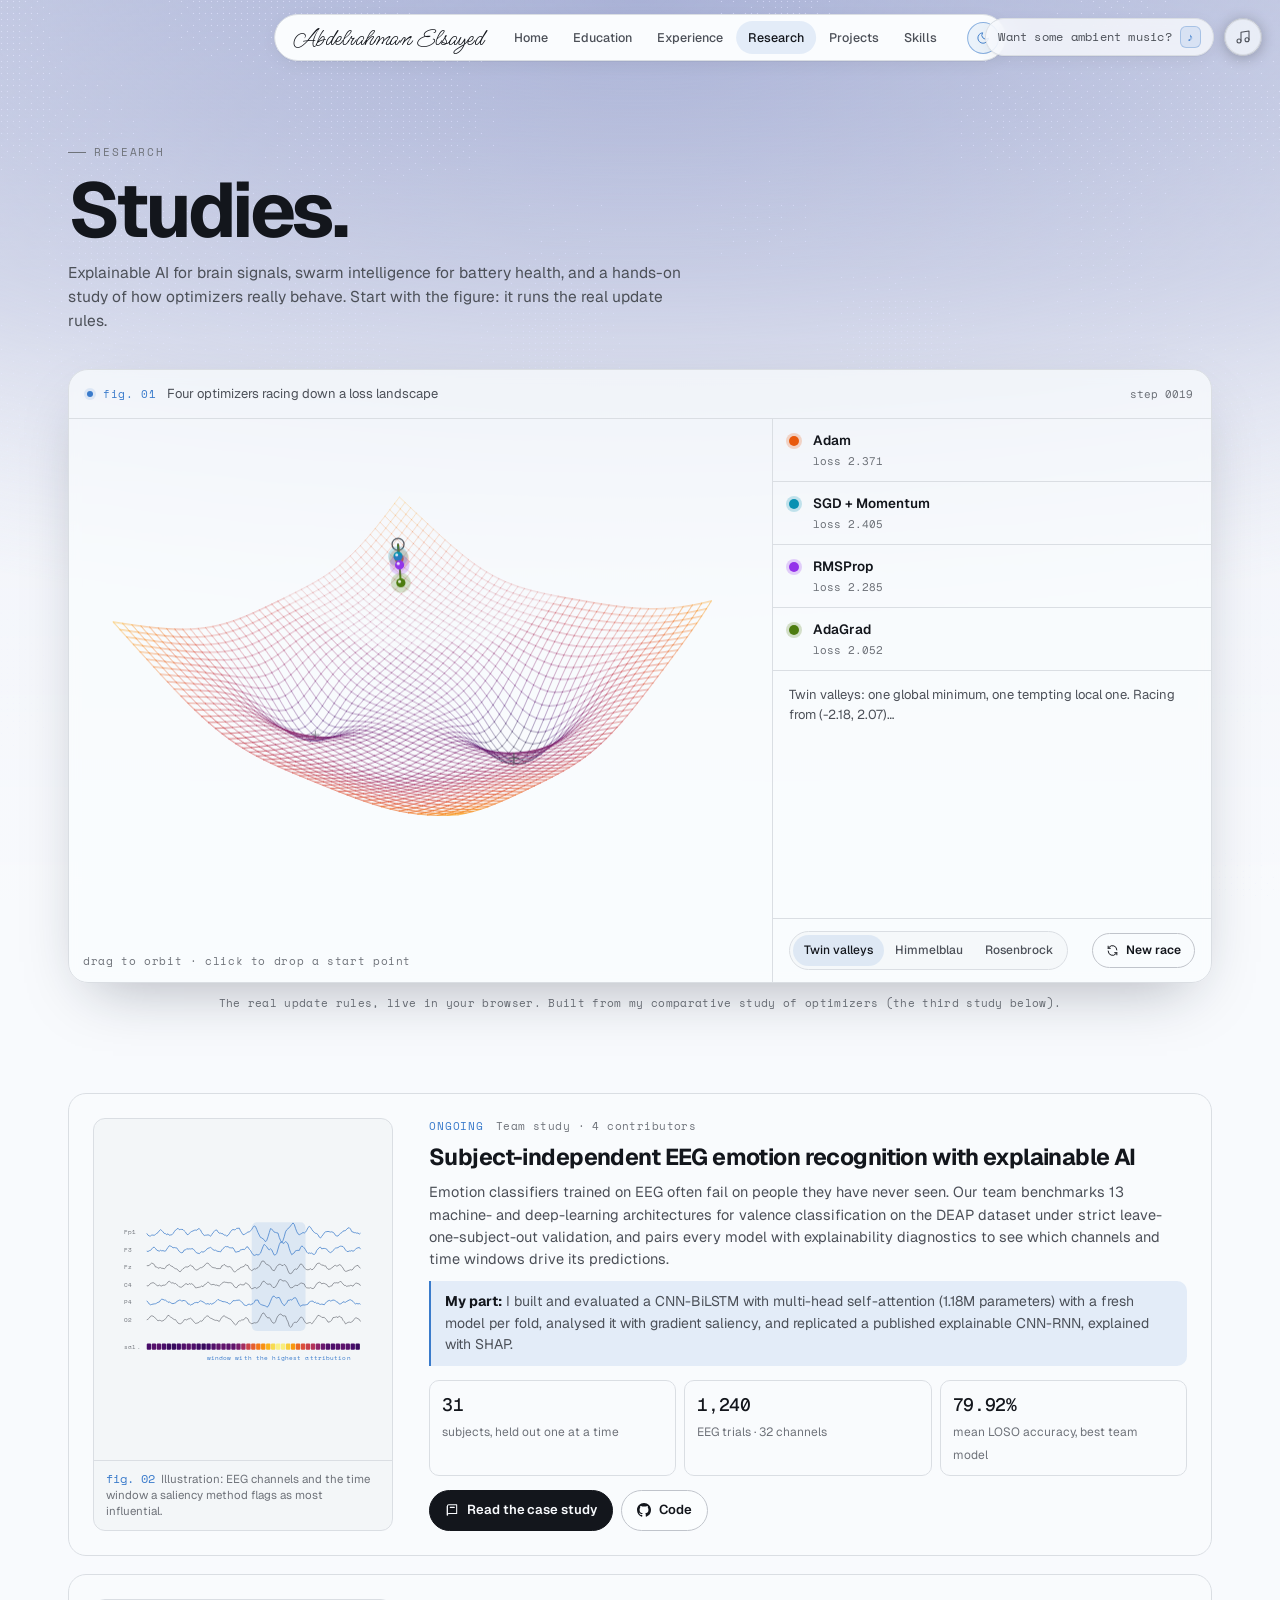
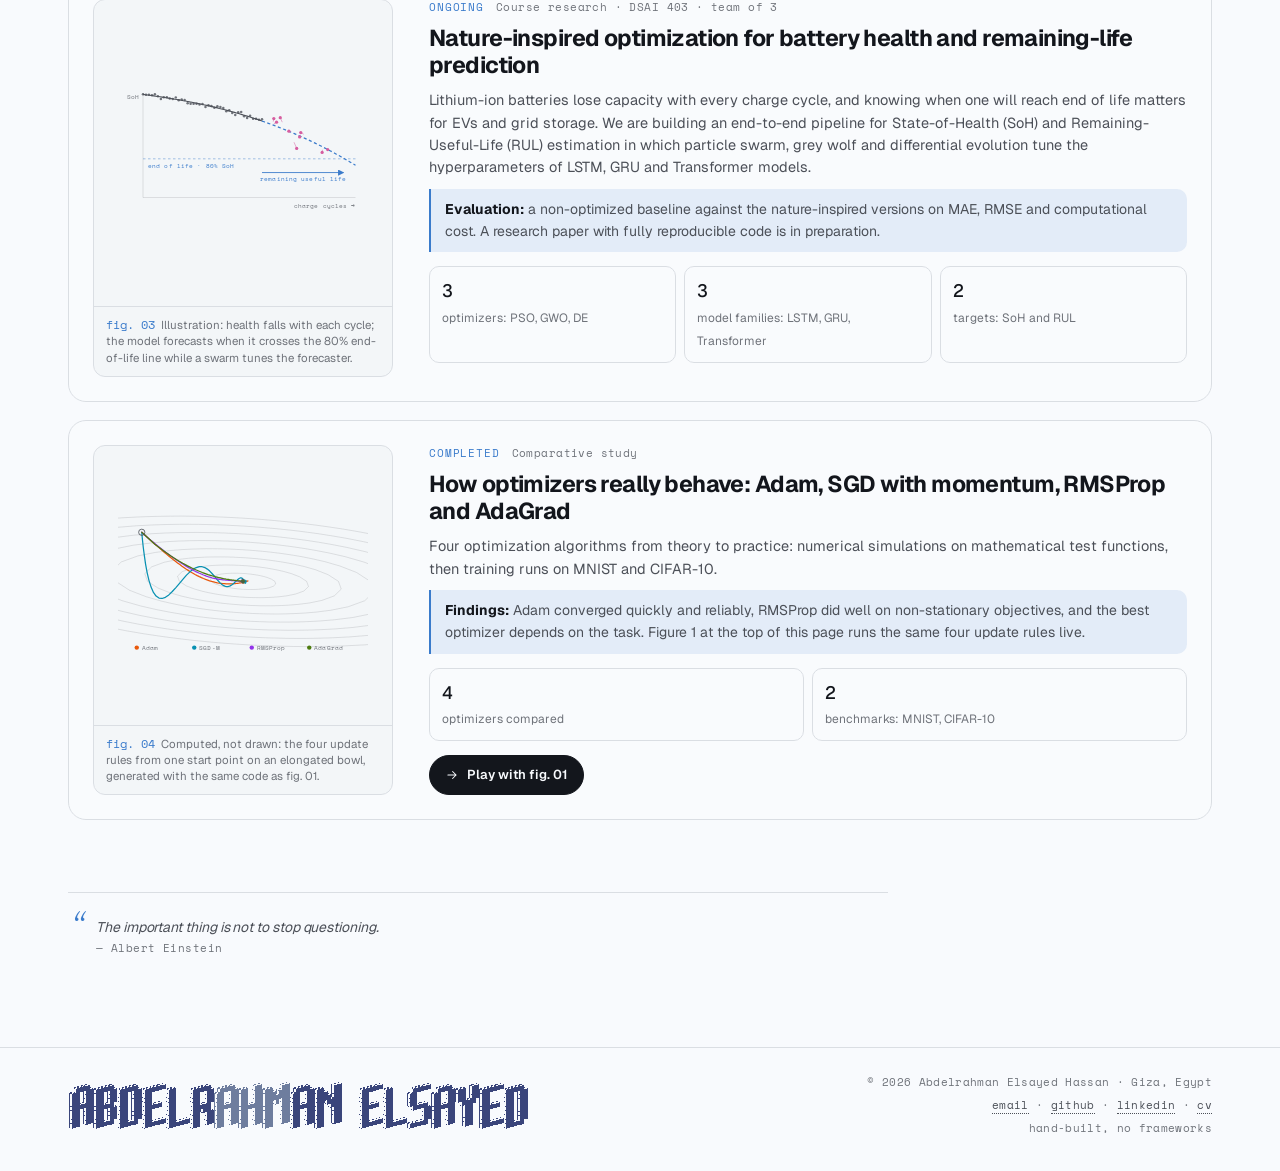
<file: research/index.html>
<!doctype html>
<html lang="en" data-theme="dark" data-active-tab="research">
<head>
  <meta charset="utf-8">
  <meta name="viewport" content="width=device-width, initial-scale=1">
  <title>Research · Abdelrahman Elsayed</title>
  <meta name="description" content="Explainable EEG emotion recognition, nature-inspired optimization for battery health, and an interactive study of Adam, SGD-M, RMSProp and AdaGrad.">
  <meta name="author" content="Abdelrahman Elsayed Hassan">
  <meta name="theme-color" content="#05070d">
  <link rel="canonical" href="https://abdelrahmanelsayed20.github.io/research/">
  <meta property="og:type" content="website">
  <meta property="og:site_name" content="Abdelrahman Elsayed">
  <meta property="og:title" content="Research · Abdelrahman Elsayed">
  <meta property="og:description" content="Explainable EEG emotion recognition, nature-inspired optimization for battery health, and an interactive study of Adam, SGD-M, RMSProp and AdaGrad.">
  <meta property="og:url" content="https://abdelrahmanelsayed20.github.io/research/">
  <meta property="og:image" content="https://abdelrahmanelsayed20.github.io/assets/img/og-image.png">
  <meta property="og:image:width" content="1200">
  <meta property="og:image:height" content="630">
  <meta name="twitter:card" content="summary_large_image">
  <link id="favicon" rel="icon" type="image/svg+xml" href="/assets/img/favicon.svg">
  <link rel="apple-touch-icon" href="/assets/img/apple-touch-icon.png">
  <link rel="preconnect" href="https://fonts.googleapis.com">
  <link rel="preconnect" href="https://fonts.gstatic.com" crossorigin>
  <link rel="stylesheet" href="https://fonts.googleapis.com/css2?family=Geist:wght@400;500;600;700;800&amp;family=Geist+Mono:wght@400;500&amp;family=Space+Mono:ital,wght@0,400;0,700;1,400&amp;display=swap">
  <link rel="preload" href="/assets/fonts/MsMadi-Regular.woff2" as="font" type="font/woff2" crossorigin>
  <script>
    /* before first paint: theme (saved, else the OS preference), the theme-toggle
       hint for first-time visitors, and the page-transition cover when we arrive
       from a link on this site */
    (() => {
      const r = document.documentElement;
      const get = (s, k) => { try { return s.getItem(k); } catch (e) { return null; } };
      const t = get(localStorage, 'theme');
      r.dataset.theme = t === 'dark' || t === 'light' ? t : (window.matchMedia && matchMedia('(prefers-color-scheme: dark)').matches ? 'dark' : 'light');
      if (get(localStorage, 'theme-toggle-seen') !== 'true') r.dataset.themePristine = 'true';
      if (get(sessionStorage, 'pt-incoming') === '1') r.dataset.ptIncoming = 'true';
    })();
  </script>
  <link rel="stylesheet" href="/assets/css/site.css">
</head>
<body>
  <a class="skip" href="#main">Skip to content</a>
  <svg width="0" height="0" style="position:absolute" aria-hidden="true" focusable="false">
    <defs>
      <symbol id="i-arrow" viewBox="0 0 24 24" fill="none" stroke="currentColor" stroke-width="1.8" stroke-linecap="round" stroke-linejoin="round"><path d="M5 12h14M13 6l6 6-6 6"/></symbol>
      <symbol id="i-arrow-ne" viewBox="0 0 24 24" fill="none" stroke="currentColor" stroke-width="1.8" stroke-linecap="round" stroke-linejoin="round"><path d="M7 17 17 7M8 7h9v9"/></symbol>
      <symbol id="i-download" viewBox="0 0 24 24" fill="none" stroke="currentColor" stroke-width="1.8" stroke-linecap="round" stroke-linejoin="round"><path d="M12 4v11M7 10l5 5 5-5M5 20h14"/></symbol>
      <symbol id="i-github" viewBox="0 0 16 16" fill="currentColor"><path d="M8 0C3.58 0 0 3.58 0 8c0 3.54 2.29 6.53 5.47 7.59.4.07.55-.17.55-.38 0-.19-.01-.82-.01-1.49-2.01.37-2.53-.49-2.69-.94-.09-.23-.48-.94-.82-1.13-.28-.15-.68-.52-.01-.53.63-.01 1.08.58 1.23.82.72 1.21 1.87.87 2.33.66.07-.52.28-.87.51-1.07-1.78-.2-3.64-.89-3.64-3.95 0-.87.31-1.59.82-2.15-.08-.2-.36-1.02.08-2.12 0 0 .67-.21 2.2.82.64-.18 1.32-.27 2-.27.68 0 1.36.09 2 .27 1.53-1.04 2.2-.82 2.2-.82.44 1.1.16 1.92.08 2.12.51.56.82 1.27.82 2.15 0 3.07-1.87 3.75-3.65 3.95.29.25.54.73.54 1.48 0 1.07-.01 1.93-.01 2.2 0 .21.15.46.55.38A8.013 8.013 0 0 0 16 8c0-4.42-3.58-8-8-8z"/></symbol>
      <symbol id="i-linkedin" viewBox="0 0 24 24" fill="currentColor"><path d="M20.45 20.45h-3.56v-5.57c0-1.33-.02-3.04-1.85-3.04-1.85 0-2.14 1.45-2.14 2.94v5.67H9.35V9h3.41v1.56h.05c.48-.9 1.64-1.85 3.37-1.85 3.6 0 4.27 2.37 4.27 5.46v6.28zM5.34 7.43a2.06 2.06 0 1 1 0-4.13 2.06 2.06 0 0 1 0 4.13zM7.12 20.45H3.56V9h3.56v11.45zM22.22 0H1.77C.79 0 0 .77 0 1.73v20.54C0 23.23.79 24 1.77 24h20.45c.98 0 1.78-.77 1.78-1.73V1.73C24 .77 23.2 0 22.22 0z"/></symbol>
      <symbol id="i-mail" viewBox="0 0 24 24" fill="none" stroke="currentColor" stroke-width="1.8" stroke-linecap="round" stroke-linejoin="round"><rect x="3" y="5" width="18" height="14" rx="2.5"/><path d="m3.5 7 8.5 6 8.5-6"/></symbol>
      <symbol id="i-sun" viewBox="0 0 24 24" fill="none" stroke="currentColor" stroke-width="1.8" stroke-linecap="round" stroke-linejoin="round"><circle cx="12" cy="12" r="4"/><path d="M12 2.5v2M12 19.5v2M4.6 4.6l1.4 1.4M18 18l1.4 1.4M2.5 12h2M19.5 12h2M4.6 19.4 6 18M18 6l1.4-1.4"/></symbol>
      <symbol id="i-moon" viewBox="0 0 24 24" fill="none" stroke="currentColor" stroke-width="1.8" stroke-linecap="round" stroke-linejoin="round"><path d="M20.5 14.5A8.5 8.5 0 1 1 9.5 3.5a7 7 0 0 0 11 11z"/></symbol>
      <symbol id="i-menu" viewBox="0 0 24 24" fill="none" stroke="currentColor" stroke-width="1.8" stroke-linecap="round"><path d="M4 8.5h16M4 15.5h16"/></symbol>
      <symbol id="i-close" viewBox="0 0 24 24" fill="none" stroke="currentColor" stroke-width="1.8" stroke-linecap="round"><path d="M6 6l12 12M18 6 6 18"/></symbol>
      <symbol id="i-search" viewBox="0 0 24 24" fill="none" stroke="currentColor" stroke-width="1.8" stroke-linecap="round"><circle cx="11" cy="11" r="7"/><path d="m20 20-3.5-3.5"/></symbol>
      <symbol id="i-refresh" viewBox="0 0 24 24" fill="none" stroke="currentColor" stroke-width="1.8" stroke-linecap="round" stroke-linejoin="round"><path d="M20 11a8 8 0 0 0-14.3-4.9L4 8M4 4v4h4M4 13a8 8 0 0 0 14.3 4.9L20 16M20 20v-4h-4"/></symbol>
      <symbol id="i-check" viewBox="0 0 24 24" fill="none" stroke="currentColor" stroke-width="2" stroke-linecap="round" stroke-linejoin="round"><path d="M5 12.5l4.5 4.5L19 7"/></symbol>
      <symbol id="i-copy" viewBox="0 0 24 24" fill="none" stroke="currentColor" stroke-width="1.8" stroke-linecap="round" stroke-linejoin="round"><rect x="9" y="9" width="11" height="11" rx="2"/><path d="M5 15V6a2 2 0 0 1 2-2h8"/></symbol>
      <symbol id="i-book" viewBox="0 0 24 24" fill="none" stroke="currentColor" stroke-width="1.8" stroke-linecap="round" stroke-linejoin="round"><path d="M4 5.5A2.5 2.5 0 0 1 6.5 3H20v15H6.5A2.5 2.5 0 0 0 4 20.5z"/><path d="M4 20.5v-15M9 7.5h7"/></symbol>
      <symbol id="i-brain" viewBox="0 0 24 24" fill="none" stroke="currentColor" stroke-width="1.8" stroke-linecap="round" stroke-linejoin="round"><path d="M9.5 4A2.5 2.5 0 0 0 7 6.5v.2A3 3 0 0 0 4.5 10a3 3 0 0 0 1 2.2A3 3 0 0 0 7 18a2.5 2.5 0 0 0 2.5 2.5V4zM14.5 4A2.5 2.5 0 0 1 17 6.5v.2a3 3 0 0 1 2.5 3.3 3 3 0 0 1-1 2.2A3 3 0 0 1 17 18a2.5 2.5 0 0 1-2.5 2.5V4z"/></symbol>
      <symbol id="i-chart" viewBox="0 0 24 24" fill="none" stroke="currentColor" stroke-width="1.8" stroke-linecap="round" stroke-linejoin="round"><path d="M4 4v16h16"/><path d="m7.5 14.5 3.5-3.5 3 3 5-6"/></symbol>
      <symbol id="i-cloud" viewBox="0 0 24 24" fill="none" stroke="currentColor" stroke-width="1.8" stroke-linecap="round" stroke-linejoin="round"><path d="M7 18.5a4.5 4.5 0 0 1-.6-9A6 6 0 0 1 18 9a4.75 4.75 0 0 1-.5 9.5z"/></symbol>
      <symbol id="i-code" viewBox="0 0 24 24" fill="none" stroke="currentColor" stroke-width="1.8" stroke-linecap="round" stroke-linejoin="round"><path d="m8 8-4 4 4 4M16 8l4 4-4 4M13.5 5l-3 14"/></symbol>
      <symbol id="i-layers" viewBox="0 0 24 24" fill="none" stroke="currentColor" stroke-width="1.8" stroke-linecap="round" stroke-linejoin="round"><path d="m12 3 9 5-9 5-9-5z"/><path d="m3 13 9 5 9-5"/></symbol>
      <symbol id="i-target" viewBox="0 0 24 24" fill="none" stroke="currentColor" stroke-width="1.8" stroke-linecap="round" stroke-linejoin="round"><circle cx="12" cy="12" r="8.5"/><circle cx="12" cy="12" r="4.5"/><circle cx="12" cy="12" r="1"/></symbol>
      <symbol id="i-award" viewBox="0 0 24 24" fill="none" stroke="currentColor" stroke-width="1.8" stroke-linecap="round" stroke-linejoin="round"><circle cx="12" cy="9" r="5.5"/><path d="M8.5 13.8 7 21l5-2.6 5 2.6-1.5-7.2"/></symbol>
    </defs>
  </svg>
  <div class="bg-stage" aria-hidden="true"></div>
  <div class="bg-veil" aria-hidden="true"></div>
  <div class="bg-effects" aria-hidden="true"></div>
  <div class="cursor" aria-hidden="true"></div>
  <div class="cursor-dot" aria-hidden="true"></div>

  <nav class="floating-nav" aria-label="Primary">
    <a class="brand-signature" href="/" aria-label="Abdelrahman Elsayed, home">Abdelrahman Elsayed</a>
    <div class="tabs">
      <a class="tab" href="/">Home</a>
      <a class="tab" href="/education/">Education</a>
      <a class="tab" href="/experience/">Experience</a>
      <a class="tab" href="/research/" aria-current="page">Research</a>
      <a class="tab" href="/projects/">Projects</a>
      <a class="tab" href="/skills/">Skills</a>
    </div>
    <button id="theme-toggle" class="icon-btn" type="button" aria-label="Switch between dark and light theme">
      <svg class="i-moon" viewBox="0 0 24 24" fill="none" stroke="currentColor" stroke-width="1.6" stroke-linecap="round" stroke-linejoin="round" aria-hidden="true"><path d="M21 12.79A9 9 0 1 1 11.21 3 7 7 0 0 0 21 12.79z"/></svg>
      <svg class="i-sun" viewBox="0 0 24 24" fill="none" stroke="currentColor" stroke-width="1.6" stroke-linecap="round" aria-hidden="true"><circle cx="12" cy="12" r="4.2"/><path d="M12 2.5v2.2M12 19.3v2.2M2.5 12h2.2M19.3 12h2.2M5.3 5.3l1.6 1.6M17.1 17.1l1.6 1.6M5.3 18.7l1.6-1.6M17.1 6.9l1.6-1.6"/></svg>
    </button>
    <button class="hamburger-btn" type="button" aria-label="Open menu" aria-expanded="false" aria-controls="menu-sheet">
      <svg viewBox="0 0 32 32" aria-hidden="true"><path class="hb-loop" d="M27 10 13 10C10.8 10 9 8.2 9 6 9 3.5 10.8 2 13 2 15.2 2 17 3.8 17 6L17 26C17 28.2 18.8 30 21 30 23.2 30 25 28.2 25 26 25 23.8 23.2 22 21 22L7 22" fill="none" stroke="currentColor" stroke-linecap="round" stroke-linejoin="round" stroke-width="3"/><path d="M7 16 27 16" fill="none" stroke="currentColor" stroke-linecap="round" stroke-width="3"/></svg>
    </button>
  </nav>
  <div class="hamburger-overlay" aria-hidden="true"></div>
  <aside class="hamburger-sheet" id="menu-sheet" aria-label="Menu" aria-hidden="true">
    <ul>
      <li><a href="/"><span class="hb-num">01</span>Home</a></li>
      <li><a href="/education/"><span class="hb-num">02</span>Education</a></li>
      <li><a href="/experience/"><span class="hb-num">03</span>Experience</a></li>
      <li><a href="/research/" aria-current="page"><span class="hb-num">04</span>Research</a></li>
      <li><a href="/projects/"><span class="hb-num">05</span>Projects</a></li>
      <li><a href="/skills/"><span class="hb-num">06</span>Skills</a></li>
    </ul>
    <p class="sheet-sig" aria-hidden="true">Abdelrahman</p>
  </aside>

  <main id="main">
<section class="wrap page" aria-labelledby="res-title">
  <header class="page-head">
    <span class="eyebrow reveal">Research</span>
    <h1 class="page-title reveal" id="res-title">Studies.</h1>
    <p class="page-lede reveal">Explainable AI for brain signals, swarm intelligence for battery health, and a hands-on study of how optimizers really behave. Start with the figure: it runs the real update rules.</p>
  </header>

  <figure class="lab reveal" id="lab" aria-labelledby="lab-title">
    <div class="lab-head">
      <span class="lab-live" aria-hidden="true"></span>
      <span class="lab-fig">fig. 01</span>
      <span class="lab-title" id="lab-title">Four optimizers racing down a loss landscape</span>
      <span class="lab-step" id="lab-step" aria-hidden="true">step 0000</span>
    </div>
    <div class="lab-body">
      <div class="lab-stage">
        <canvas id="lab-canvas" tabindex="0" data-cursor role="img" aria-label="Interactive 3D loss landscape. Adam, SGD with momentum, RMSProp and AdaGrad race to the minimum. Drag to rotate, click the surface to choose a new starting point, or press Enter for a new race."></canvas>
        <div class="lab-tip" id="lab-tip" hidden></div>
        <span class="lab-hint" aria-hidden="true">drag to orbit · click to drop a start point</span>
      </div>
      <div class="lab-side">
        <ul class="lab-legend" id="lab-legend" aria-label="Optimizer status"></ul>
        <p class="lab-note" id="lab-note">Loading the landscape…</p>
        <div class="lab-foot">
          <div class="seg" role="group" aria-label="Loss landscape">
            <button type="button" aria-pressed="true" data-land="0">Twin valleys</button>
            <button type="button" aria-pressed="false" data-land="1">Himmelblau</button>
            <button type="button" aria-pressed="false" data-land="2">Rosenbrock</button>
          </div>
          <button type="button" class="lab-restart" id="lab-restart"><svg aria-hidden="true"><use href="#i-refresh"/></svg>New race</button>
        </div>
      </div>
    </div>
  </figure>
  <p class="lab-caption">The real update rules, live in your browser. Built from my comparative study of optimizers (the third study below).</p>

  <ol class="papers section-gap">
    <li class="reveal" id="eeg">
      <article class="paper">
        <figure class="paper-thumb">
          <div class="art"><svg class="art" data-art="eeg" viewBox="0 0 400 236" role="img" aria-label="Six EEG channels with a time window of high model attribution highlighted, and a saliency strip below" preserveAspectRatio="xMidYMid meet"><rect x="214" y="10" width="86" height="174" rx="8" class="soft-f"/><text x="10" y="29" class="lbl">Fp1</text><polyline points="46,27.8 48,30.6 50,31.9 52,31.9 54,30.4 56,30.5 58,30.8 60,29.4 62,27.7 64,26.5 66,23.5 68,21.8 70,23.2 72,25.3 74,27.8 76,28.2 78,29.8 80,28.4 82,30.7 84,30.3 86,30.1 88,28.1 90,25.1 92,22.5 94,21.2 96,19.5 98,21.9 100,21.4 102,21.4 104,21.7 106,23.8 108,25.7 110,29 112,30.1 114,27.7 116,26 118,24.6 120,23.9 122,22.8 124,22.5 126,22.8 128,20.5 130,20.4 132,22.2 134,26.5 136,29.2 138,31.1 140,30.7 142,30.5 144,30.1 146,30.6 148,32.4 150,29.7 152,26.6 154,24.7 156,22.5 158,22.3 160,25.4 162,27.5 164,27.3 166,28.2 168,28.4 170,30.6 172,30.6 174,32.1 176,30.9 178,28.3 180,25.1 182,22.7 184,21.5 186,22.1 188,21.6 190,19.6 192,19.7 194,19.3 196,23.6 198,26.8 200,29.9 202,29.5 204,28.2 206,27 208,25.3 210,25.7 212,23.6 214,21.3 216,18 218,15.8 220,16.9 222,21.5 224,26.5 226,30.5 228,34.2 230,35 232,36.5 234,38.1 236,41.1 238,38.9 240,33.1 242,26.5 244,20.1 246,21.2 248,23 250,25.8 252,26.2 254,26.8 256,27.3 258,34.2 260,39 262,42.2 264,39 266,33 268,25.4 270,22 272,20.1 274,18.6 276,15.9 278,13.4 280,11 282,13.4 284,19.6 286,25 288,28.5 290,29.9 292,28.9 294,27.8 296,26.3 298,27.2 300,25.8 302,22.8 304,18.4 306,16.6 308,18 310,21.3 312,24.2 314,26.1 316,27.6 318,28.1 320,29.9 322,33.7 324,35.2 326,32.5 328,30 330,27.2 332,25.1 334,25 336,24.6 338,25 340,25.6 342,25.2 344,26.1 346,27.6 348,31 350,31.9 352,32 354,29.5 356,27.7 358,26.6 360,24.2 362,23.6 364,23.2 366,20.9 368,19.2 370,18.7 372,20.7 374,24.9 376,25.6 378,26.6 380,26.6 382,27.4 384,27.1 386,28.9 388,27.4" fill="none" class="acc-s" stroke-width="1.25" stroke-linejoin="round" opacity="0.95"/><text x="10" y="57" class="lbl">F3</text><polyline points="46,56.1 48,56.8 50,55.5 52,55 54,52.7 56,50.3 58,49.9 60,51.9 62,54.6 64,55.4 66,56.2 68,54.8 70,55.7 72,55.3 74,56.1 76,56.1 78,53.1 80,50.2 82,47.5 84,48.1 86,49 88,50.9 90,50.4 92,50.8 94,51 96,53.9 98,56.6 100,58.2 102,58.8 104,57.9 106,54.3 108,54.3 110,52.2 112,52.9 114,52.5 116,52.7 118,52.3 120,52.4 122,54.5 124,57 126,59.2 128,59.4 130,60.2 132,58.4 134,56.9 136,57.9 138,56.7 140,55.4 142,53 144,51.6 146,51 148,50.1 150,51.8 152,53.7 154,54.8 156,54.6 158,55.9 160,56.6 162,56.7 164,57.4 166,54.3 168,52 170,50.4 172,48.7 174,49.2 176,48.9 178,50.6 180,50.8 182,51 184,50.8 186,53.9 188,57.8 190,57.5 192,56.8 194,56.8 196,53.9 198,53.9 200,53.1 202,53.7 204,52.1 206,49.1 208,49.7 210,53.1 212,55 214,58.9 216,61.8 218,63 220,62.3 222,61.5 224,62.5 226,61.3 228,59.4 230,54.1 232,49 234,45.3 236,47.3 238,49.2 240,52.6 242,54 244,52.4 246,54.1 248,58.6 250,62.5 252,62 254,59.7 256,52.8 258,45.8 260,41.8 262,41.4 264,43.9 266,42.9 268,41 270,42.1 272,44.8 274,52.1 276,58 278,61.9 280,60.1 282,58.9 284,55.6 286,55.1 288,54.8 290,55.1 292,50.5 294,47.8 296,49 298,51 300,53.9 302,57.7 304,59.8 306,59 308,59.7 310,59.2 312,61.1 314,61.4 316,59.8 318,54.9 320,52.8 322,50.5 324,49.8 326,52.6 328,51.9 330,51.8 332,52.1 334,53 336,55.7 338,57.7 340,58.6 342,57.5 344,55.1 346,53.2 348,51.3 350,51 352,50.6 354,49 356,48.2 358,48.4 360,48.8 362,51.1 364,54.4 366,56.4 368,56.9 370,55.9 372,56.1 374,55.2 376,56.4 378,55.2 380,53.3 382,51.2 384,51 386,50.1 388,53" fill="none" class="acc-s" stroke-width="1.25" stroke-linejoin="round" opacity="0.95"/><text x="10" y="85" class="lbl">Fz</text><polyline points="46,79.4 48,79.4 50,79.1 52,76.7 54,75.2 56,76.2 58,77.5 60,81.6 62,81.5 64,83.6 66,82.8 68,82.5 70,83.7 72,83.6 74,84.4 76,82.8 78,79.4 80,78.8 82,77.2 84,79.4 86,80.4 88,81.2 90,83.3 92,84.3 94,84.7 96,86.4 98,88.8 100,88.9 102,86.2 104,84.2 106,83.3 108,81.2 110,81.6 112,81.5 114,79.7 116,78.5 118,80.1 120,80.9 122,84.3 124,85.8 126,86.4 128,85.5 130,83.9 132,82.6 134,82.6 136,81.1 138,79.8 140,77.1 142,75.5 144,75.4 146,77.3 148,79.8 150,81.4 152,82.5 154,82.8 156,83.1 158,84.2 160,84.1 162,84.1 164,83.9 166,79.7 168,79.4 170,77.2 172,79.6 174,80.3 176,81.6 178,80.8 180,81.4 182,83.8 184,87.3 186,89.2 188,88.9 190,87 192,85.2 194,84.9 196,82.2 198,81.9 200,81.1 202,80.4 204,77.3 206,78.9 208,79.3 210,84.4 212,85.8 214,87.5 216,85.9 218,84.4 220,84.8 222,83.5 224,82.6 226,80.4 228,76.5 230,72.5 232,71.9 234,72.6 236,75.9 238,77.4 240,78.1 242,79.6 244,81.1 246,85.4 248,86.8 250,87.5 252,84.4 254,80.7 256,78.5 258,77.3 260,77.4 262,78.8 264,79.3 266,77.3 268,78.9 270,82.3 272,87.6 274,91.6 276,92.2 278,91.4 280,88.5 282,85.7 284,84.7 286,85.3 288,82.9 290,79.8 292,76.7 294,77 296,79.6 298,82.8 300,84.5 302,85.8 304,86 306,85.5 308,84.3 310,85.9 312,85.2 314,82.9 316,80 318,76.7 320,75.6 322,75.4 324,76.7 326,78.8 328,78.3 330,79.8 332,79.6 334,83 336,85.1 338,85.1 340,84.5 342,82.9 344,81.6 346,79.5 348,78.9 350,80.2 352,79.5 354,77.9 356,78.2 358,80.8 360,83.2 362,87 364,88.4 366,88.3 368,87.3 370,86.7 372,85.9 374,86.4 376,85 378,81.8 380,80.4 382,79.4 384,78.9 386,82 388,83.4" fill="none" class="ink-s" stroke-width="1.25" stroke-linejoin="round" opacity="0.7"/><text x="10" y="113" class="lbl">C4</text><polyline points="46,111.4 48,111.9 50,110.4 52,107.9 54,107.2 56,106.6 58,107.2 60,109.3 62,110.8 64,112 66,110.3 68,111.5 70,111.9 72,110.5 74,110.8 76,110.2 78,108.1 80,105.4 82,104.3 84,105.9 86,107.3 88,106.6 90,108.3 92,107.9 94,109.7 96,111.3 98,113.3 100,113.8 102,113.7 104,111.8 106,110.7 108,108.3 110,108.5 112,110.1 114,108 116,109.1 118,108.1 120,110 122,111.6 124,114.8 126,114.7 128,114.2 130,113.9 132,113.3 134,111.8 136,113.2 138,110.1 140,109.4 142,107.1 144,105.3 146,107.2 148,109 150,110 152,109.3 154,109.7 156,110.7 158,110.4 160,111.4 162,111.9 164,110.1 166,107.8 168,106.3 170,105.5 172,106.1 174,106.2 176,106.8 178,106.6 180,106.7 182,107.3 184,109.9 186,112.8 188,114.3 190,114.7 192,111.5 194,110.4 196,109.2 198,110 200,110.2 202,109.9 204,106.8 206,107.8 208,109.3 210,110.8 212,114.7 214,116.4 216,115.9 218,114.5 220,114.5 222,115.9 224,114.3 226,113.3 228,111.1 230,107.2 232,104.3 234,104.4 236,106.6 238,108.4 240,109.3 242,108.7 244,109 246,112.3 248,114.3 250,114.4 252,113.3 254,109.9 256,106.4 258,102.2 260,101.5 262,102.5 264,104.1 266,103.5 268,103.9 270,105.3 272,108.3 274,112.2 276,114.9 278,114.6 280,114 282,111.8 284,110.8 286,111.1 288,111 290,108.8 292,107.6 294,107.2 296,108.1 298,108.6 300,113.3 302,114.9 304,115.1 306,115.3 308,114.5 310,115.7 312,116.2 314,114.9 316,111.5 318,108.2 320,106.9 322,105.7 324,106.3 326,108.7 328,107.5 330,107.8 332,108.7 334,109.6 336,112.8 338,113.4 340,112.2 342,111.9 344,108.4 346,106.8 348,107 350,106.7 352,107.2 354,106.1 356,104 358,106.5 360,108.7 362,110.9 364,111.1 366,112.7 368,111.8 370,111.9 372,110.9 374,111.2 376,112.3 378,109.5 380,107.7 382,107.3 384,108.2 386,108.7 388,111.5" fill="none" class="ink-s" stroke-width="1.25" stroke-linejoin="round" opacity="0.7"/><text x="10" y="141" class="lbl">P4</text><polyline points="46,135.6 48,137.9 50,140.8 52,142 54,141.4 56,140.9 58,140.6 60,140.3 62,139.3 64,137.9 66,137.7 68,134.6 70,133 72,133.4 74,134.5 76,134.6 78,136.1 80,138.1 82,137.4 84,138.5 86,139.8 88,140.2 90,139.5 92,139.2 94,136.5 96,135.8 98,134.6 100,134.3 102,136.4 104,135.1 106,135.2 108,136 110,137.5 112,140.9 114,140.8 116,142.5 118,141.4 120,140.8 122,138.9 124,138.5 126,138.2 128,138.9 130,136.7 132,135.6 134,136.4 136,137.4 138,138.5 140,140.3 142,140.7 144,140 146,141.3 148,139.9 150,141.1 152,139.9 154,138.8 156,137.1 158,135.3 160,133.3 162,134.7 164,135.3 166,136.2 168,137.1 170,137 172,137.5 174,138.3 176,138.8 178,140.9 180,140 182,138.1 184,135.4 186,135.4 188,135.3 190,134.8 192,134.7 194,134.4 196,136 198,137.6 200,139.5 202,142.5 204,143 206,143.2 208,141.4 210,141 212,142 214,141 216,140.1 218,138 220,134.3 222,134.6 224,134.4 226,139.4 228,141.1 230,142.1 232,142.7 234,143.3 236,143.7 238,145.7 240,144.9 242,141.3 244,136.4 246,131.6 248,128.2 250,128.3 252,130.4 254,131.3 256,130.4 258,130.3 260,134.2 262,138.8 264,141.1 266,143.6 268,141 270,138.9 272,134.7 274,134.8 276,133.7 278,134.6 280,132.1 282,131 284,130.6 286,133.6 288,138.2 290,141.8 292,144.5 294,142.9 296,142.2 298,142.4 300,142.1 302,141.7 304,140.9 306,137.6 308,136.5 310,136.2 312,136.1 314,138.5 316,137.9 318,139.8 320,139.1 322,140.8 324,141.4 326,140.9 328,141.3 330,142 332,139.3 334,137 336,135.9 338,134.8 340,136 342,135.3 344,134.4 346,134.7 348,135.8 350,137.4 352,138.1 354,140.9 356,140.5 358,139.5 360,137.2 362,137.7 364,138 366,136.5 368,135.5 370,134.3 372,134 374,135.2 376,136.5 378,138.8 380,141 382,139.7 384,140.7 386,140 388,141.3" fill="none" class="acc-s" stroke-width="1.25" stroke-linejoin="round" opacity="0.95"/><text x="10" y="169" class="lbl">O2</text><polyline points="46,166.1 48,165.1 50,163.2 52,160.4 54,159.6 56,160.2 58,161.5 60,163.6 62,165.8 64,167.7 66,166.8 68,167.2 70,168.1 72,167.5 74,166.4 76,164.4 78,161.9 80,158.7 82,159.7 84,161.6 86,162.7 88,164.3 90,165.7 92,165.7 94,168.7 96,171.3 98,172.2 100,172.3 102,171.3 104,168.9 106,165.9 108,165.6 110,166.3 112,164.6 114,164.4 116,163.4 118,164.9 120,167.6 122,169.8 124,171.9 126,171.4 128,170.9 130,169.8 132,167.6 134,168.4 136,166.5 138,163.7 140,161.5 142,160 144,159.8 146,161.6 148,163.6 150,164 152,165.3 154,166.2 156,166.9 158,166.8 160,167.5 162,168.8 164,165.5 166,162.2 168,160.7 170,159.3 172,161.8 174,162 176,163.4 178,164.3 180,165 182,167.5 184,169.6 186,172.6 188,174.2 190,173 192,169.4 194,167.7 196,167.7 198,166.1 200,166.3 202,165.3 204,162.5 206,163.1 208,164.7 210,169.4 212,171.4 214,172.3 216,171.6 218,170.7 220,171 222,170.5 224,169.3 226,165.4 228,161.7 230,157.5 232,155 234,155.8 236,159 238,161.8 240,163.2 242,162.4 244,165.1 246,169.1 248,171 250,171.5 252,169.1 254,163.3 256,159.6 258,157.7 260,156.9 262,157.9 264,160.1 266,159.5 268,160 270,165.5 272,169.3 274,176.1 276,177.9 278,176.7 280,172.3 282,170.1 284,170 286,170.1 288,167.8 290,164.9 292,162 294,161.6 296,164 298,167.8 300,170.8 302,172 304,171.3 306,170.5 308,170.5 310,172.4 312,170.7 314,167.3 316,165.1 318,161.9 320,158.8 322,159.4 324,160.1 326,162.1 328,162.3 330,162.1 332,164.4 334,166.2 336,169.8 338,169.4 340,168.6 342,166.6 344,162.5 346,162.3 348,161.8 350,161.3 352,162.6 354,160 356,161.7 358,162.5 360,166.9 362,168.9 364,172.6 366,171.4 368,170.1 370,169.7 372,170.3 374,169.3 376,167.9 378,165.1 380,162.8 382,163.2 384,164.3 386,165.4 388,168.7" fill="none" class="ink-s" stroke-width="1.25" stroke-linejoin="round" opacity="0.7"/><rect x="46" y="204" width="7" height="10" rx="1.5" fill="#480c69"/><rect x="54" y="204" width="7" height="10" rx="1.5" fill="#55106b"/><rect x="61.9" y="204" width="7" height="10" rx="1.5" fill="#56116b"/><rect x="69.9" y="204" width="7" height="10" rx="1.5" fill="#4a0d69"/><rect x="77.8" y="204" width="7" height="10" rx="1.5" fill="#3b0a60"/><rect x="85.8" y="204" width="7" height="10" rx="1.5" fill="#370a5d"/><rect x="93.7" y="204" width="7" height="10" rx="1.5" fill="#430a68"/><rect x="101.7" y="204" width="7" height="10" rx="1.5" fill="#520f6a"/><rect x="109.6" y="204" width="7" height="10" rx="1.5" fill="#58116b"/><rect x="117.6" y="204" width="7" height="10" rx="1.5" fill="#4e0e6a"/><rect x="125.5" y="204" width="7" height="10" rx="1.5" fill="#3f0a65"/><rect x="133.5" y="204" width="7" height="10" rx="1.5" fill="#380a5d"/><rect x="141.4" y="204" width="7" height="10" rx="1.5" fill="#410a67"/><rect x="149.4" y="204" width="7" height="10" rx="1.5" fill="#53106b"/><rect x="157.3" y="204" width="7" height="10" rx="1.5" fill="#60146c"/><rect x="165.3" y="204" width="7" height="10" rx="1.5" fill="#61146d"/><rect x="173.3" y="204" width="7" height="10" rx="1.5" fill="#5c126c"/><rect x="181.2" y="204" width="7" height="10" rx="1.5" fill="#60146c"/><rect x="189.2" y="204" width="7" height="10" rx="1.5" fill="#781c6c"/><rect x="197.1" y="204" width="7" height="10" rx="1.5" fill="#a22c60"/><rect x="205.1" y="204" width="7" height="10" rx="1.5" fill="#cc4348"/><rect x="213" y="204" width="7" height="10" rx="1.5" fill="#e55f2e"/><rect x="221" y="204" width="7" height="10" rx="1.5" fill="#f37719"/><rect x="228.9" y="204" width="7" height="10" rx="1.5" fill="#f89111"/><rect x="236.9" y="204" width="7" height="10" rx="1.5" fill="#fab41b"/><rect x="244.8" y="204" width="7" height="10" rx="1.5" fill="#f7db50"/><rect x="252.8" y="204" width="7" height="10" rx="1.5" fill="#faf183"/><rect x="260.7" y="204" width="7" height="10" rx="1.5" fill="#f9ed7b"/><rect x="268.7" y="204" width="7" height="10" rx="1.5" fill="#f7cd3a"/><rect x="276.7" y="204" width="7" height="10" rx="1.5" fill="#f9970f"/><rect x="284.6" y="204" width="7" height="10" rx="1.5" fill="#eb6a25"/><rect x="292.6" y="204" width="7" height="10" rx="1.5" fill="#db4f3c"/><rect x="300.5" y="204" width="7" height="10" rx="1.5" fill="#c9414a"/><rect x="308.5" y="204" width="7" height="10" rx="1.5" fill="#b23359"/><rect x="316.4" y="204" width="7" height="10" rx="1.5" fill="#8e2468"/><rect x="324.4" y="204" width="7" height="10" rx="1.5" fill="#69176e"/><rect x="332.3" y="204" width="7" height="10" rx="1.5" fill="#510f6a"/><rect x="340.3" y="204" width="7" height="10" rx="1.5" fill="#4d0d6a"/><rect x="348.2" y="204" width="7" height="10" rx="1.5" fill="#55106b"/><rect x="356.2" y="204" width="7" height="10" rx="1.5" fill="#5c126c"/><rect x="364.1" y="204" width="7" height="10" rx="1.5" fill="#56116b"/><rect x="372.1" y="204" width="7" height="10" rx="1.5" fill="#460b69"/><rect x="380" y="204" width="7" height="10" rx="1.5" fill="#390a5e"/><text x="10" y="213" class="lbl">sal.</text><text x="257" y="230" text-anchor="middle" class="lbl acc-t">window with the highest attribution</text></svg></div>
          <figcaption><b>fig. 02</b>Illustration: EEG channels and the time window a saliency method flags as most influential.</figcaption>
        </figure>
        <div>
          <div class="paper-head"><span class="paper-status">Ongoing</span><span class="paper-venue">Team study · 4 contributors</span></div>
          <h2 class="paper-title">Subject-independent EEG emotion recognition with explainable AI</h2>
          <p class="paper-abs">Emotion classifiers trained on EEG often fail on people they have never seen. Our team benchmarks 13 machine- and deep-learning architectures for valence classification on the DEAP dataset under strict leave-one-subject-out validation, and pairs every model with explainability diagnostics to see which channels and time windows drive its predictions.</p>
          <p class="paper-mine"><b>My part:</b> I built and evaluated a CNN-BiLSTM with multi-head self-attention (1.18M parameters) with a fresh model per fold, analysed it with gradient saliency, and replicated a published explainable CNN-RNN, explained with SHAP.</p>
          <div class="paper-stats">
            <div><strong>31</strong><span>subjects, held out one at a time</span></div>
            <div><strong>1,240</strong><span>EEG trials · 32 channels</span></div>
            <div><strong>79.92%</strong><span>mean LOSO accuracy, best team model</span></div>
          </div>
          <div class="paper-links">
            <button class="btn btn-primary" type="button" data-case="eeg"><svg aria-hidden="true"><use href="#i-book"/></svg>Read the case study</button>
            <a class="btn" href="https://github.com/abdelrahmanelsayed20/DEAP-Emotion-XAI" target="_blank" rel="noopener"><svg aria-hidden="true"><use href="#i-github"/></svg>Code</a>
          </div>
        </div>
      </article>
    </li>
    <li class="reveal" id="battery">
      <article class="paper">
        <figure class="paper-thumb">
          <div class="art"><svg class="art" data-art="battery" viewBox="0 0 400 225" role="img" aria-label="Battery state of health falling over charge cycles, with a forecast crossing the 80 percent end-of-life line and swarm particles tuning the forecast" preserveAspectRatio="xMidYMid meet"><defs><marker id="ar" viewBox="0 0 8 8" refX="7" refY="4" markerWidth="7" markerHeight="7" orient="auto"><path d="M0 0L8 4L0 8z" class="acc-f"/></marker></defs><path d="M40 18v165h340" class="ax" stroke-width="1" fill="none"/><line x1="40" y1="121.1" x2="380" y2="121.1" class="acc-s" stroke-dasharray="4 4" stroke-width="1" opacity=".7"/><text x="48" y="135.1" class="lbl acc-t">end of life · 80% SoH</text><circle cx="40" cy="17.9" r="2" class="dim-f"/><circle cx="44.8" cy="18.4" r="2" class="dim-f"/><circle cx="49.5" cy="18.4" r="2" class="dim-f"/><circle cx="54.3" cy="19.2" r="2" class="dim-f"/><circle cx="59" cy="17.8" r="2" class="dim-f"/><circle cx="63.8" cy="21" r="2" class="dim-f"/><circle cx="68.6" cy="25.5" r="2" class="dim-f"/><circle cx="73.3" cy="22.6" r="2" class="dim-f"/><circle cx="78.1" cy="22.7" r="2" class="dim-f"/><circle cx="82.8" cy="24.7" r="2" class="dim-f"/><circle cx="87.6" cy="25.3" r="2" class="dim-f"/><circle cx="92.4" cy="23.1" r="2" class="dim-f"/><circle cx="97.1" cy="27.4" r="2" class="dim-f"/><circle cx="101.9" cy="26.2" r="2" class="dim-f"/><circle cx="106.6" cy="26.9" r="2" class="dim-f"/><circle cx="111.4" cy="32.1" r="2" class="dim-f"/><circle cx="116.2" cy="32.9" r="2" class="dim-f"/><circle cx="120.9" cy="33" r="2" class="dim-f"/><circle cx="125.7" cy="33" r="2" class="dim-f"/><circle cx="130.4" cy="34.2" r="2" class="dim-f"/><circle cx="135.2" cy="33.5" r="2" class="dim-f"/><circle cx="140" cy="38.3" r="2" class="dim-f"/><circle cx="144.7" cy="35.5" r="2" class="dim-f"/><circle cx="149.5" cy="36.7" r="2" class="dim-f"/><circle cx="154.2" cy="39.2" r="2" class="dim-f"/><circle cx="159" cy="36.8" r="2" class="dim-f"/><circle cx="163.8" cy="38.3" r="2" class="dim-f"/><circle cx="168.5" cy="39.8" r="2" class="dim-f"/><circle cx="173.3" cy="44.8" r="2" class="dim-f"/><circle cx="178" cy="43.5" r="2" class="dim-f"/><circle cx="182.8" cy="47.9" r="2" class="dim-f"/><circle cx="187.6" cy="50.8" r="2" class="dim-f"/><circle cx="192.3" cy="46.6" r="2" class="dim-f"/><circle cx="197.1" cy="46" r="2" class="dim-f"/><circle cx="201.8" cy="53.1" r="2" class="dim-f"/><circle cx="206.6" cy="55.8" r="2" class="dim-f"/><circle cx="211.4" cy="52.3" r="2" class="dim-f"/><circle cx="216.1" cy="57.1" r="2" class="dim-f"/><circle cx="220.9" cy="57" r="2" class="dim-f"/><circle cx="225.6" cy="58.4" r="2" class="dim-f"/><circle cx="230.4" cy="57.8" r="2" class="dim-f"/><polyline points="40,18 43.4,18.5 46.8,18.9 50.2,19.4 53.6,19.9 57,20.4 60.4,20.9 63.8,21.4 67.2,21.9 70.6,22.4 74,22.9 77.4,23.4 80.8,24 84.2,24.5 87.6,25.1 91,25.7 94.4,26.2 97.8,26.8 101.2,27.4 104.6,28.1 108,28.7 111.4,29.3 114.8,30 118.2,30.6 121.6,31.3 125,32 128.4,32.7 131.8,33.4 135.2,34.2 138.6,34.9 142,35.6 145.4,36.4 148.8,37.2 152.2,38 155.6,38.8 159,39.6 162.4,40.5 165.8,41.3 169.2,42.2 172.6,43.1 176,44 179.4,44.9 182.8,45.8 186.2,46.8 189.6,47.8 193,48.7 196.4,49.7 199.8,50.8 203.2,51.8 206.6,52.8 210,53.9 213.4,55 216.8,56.1 220.2,57.2 223.6,58.3 227,59.5 230.4,60.7" fill="none" class="ink-s" stroke-width="1.8"/><polyline points="230.4,60.7 233.8,61.8 237.2,63.1 240.6,64.3 244,65.5 247.4,66.8 250.8,68.1 254.2,69.4 257.6,70.7 261,72 264.4,73.4 267.8,74.7 271.2,76.1 274.6,77.5 278,79 281.4,80.4 284.8,81.9 288.2,83.4 291.6,84.9 295,86.4 298.4,88 301.8,89.5 305.2,91.1 308.6,92.7 312,94.4 315.4,96 318.8,97.7 322.2,99.4 325.6,101.1 329,102.8 332.4,104.6 335.8,106.4 339.2,108.2 342.6,110 346,111.8 349.4,113.7 352.8,115.6 356.2,117.5 359.6,119.4 363,121.4 366.4,123.3 369.8,125.3 373.2,127.3 376.6,129.4 380,131.4" fill="none" class="acc-s" stroke-width="2" stroke-dasharray="5 4"/><path d="M230.4 143.1H360.7" class="acc-s" stroke-width="1.4" marker-end="url(#ar)" fill="none"/><text x="296.5" y="157.1" text-anchor="middle" class="lbl acc-t">remaining useful life</text><line x1="259.6" y1="55.2" x2="262.8" y2="62.5" class="acc2-s" stroke-width="1" opacity=".8"/><circle cx="259.6" cy="55.2" r="2.6" class="acc2-f"/><line x1="285.9" y1="104.4" x2="281.6" y2="94.5" class="acc2-s" stroke-width="1" opacity=".8"/><circle cx="285.9" cy="104.4" r="2.6" class="acc2-f"/><line x1="335.5" y1="106.3" x2="335.8" y2="106.3" class="acc2-s" stroke-width="1" opacity=".8"/><circle cx="335.5" cy="106.3" r="2.6" class="acc2-f"/><line x1="273.4" y1="76.9" x2="275.8" y2="77" class="acc2-s" stroke-width="1" opacity=".8"/><circle cx="273.4" cy="76.9" r="2.6" class="acc2-f"/><line x1="253.7" y1="62.5" x2="249.1" y2="65.5" class="acc2-s" stroke-width="1" opacity=".8"/><circle cx="253.7" cy="62.5" r="2.6" class="acc2-f"/><line x1="292.4" y1="79" x2="297.2" y2="81.8" class="acc2-s" stroke-width="1" opacity=".8"/><circle cx="292.4" cy="79" r="2.6" class="acc2-f"/><line x1="290.6" y1="86" x2="289.1" y2="85.3" class="acc2-s" stroke-width="1" opacity=".8"/><circle cx="290.6" cy="86" r="2.6" class="acc2-f"/><line x1="249.3" y1="56.6" x2="248.4" y2="61.5" class="acc2-s" stroke-width="1" opacity=".8"/><circle cx="249.3" cy="56.6" r="2.6" class="acc2-f"/><line x1="326.6" y1="110.9" x2="327.2" y2="106.7" class="acc2-s" stroke-width="1" opacity=".8"/><circle cx="326.6" cy="110.9" r="2.6" class="acc2-f"/><text x="380" y="199" text-anchor="end" class="lbl">charge cycles →</text><text x="34" y="26" text-anchor="end" class="lbl">SoH</text></svg></div>
          <figcaption><b>fig. 03</b>Illustration: health falls with each cycle; the model forecasts when it crosses the 80% end-of-life line while a swarm tunes the forecaster.</figcaption>
        </figure>
        <div>
          <div class="paper-head"><span class="paper-status">Ongoing</span><span class="paper-venue">Course research · DSAI 403 · team of 3</span></div>
          <h2 class="paper-title">Nature-inspired optimization for battery health and remaining-life prediction</h2>
          <p class="paper-abs">Lithium-ion batteries lose capacity with every charge cycle, and knowing when one will reach end of life matters for EVs and grid storage. We are building an end-to-end pipeline for State-of-Health (SoH) and Remaining-Useful-Life (RUL) estimation in which particle swarm, grey wolf and differential evolution tune the hyperparameters of LSTM, GRU and Transformer models.</p>
          <p class="paper-mine"><b>Evaluation:</b> a non-optimized baseline against the nature-inspired versions on MAE, RMSE and computational cost. A research paper with fully reproducible code is in preparation.</p>
          <div class="paper-stats">
            <div><strong>3</strong><span>optimizers: PSO, GWO, DE</span></div>
            <div><strong>3</strong><span>model families: LSTM, GRU, Transformer</span></div>
            <div><strong>2</strong><span>targets: SoH and RUL</span></div>
          </div>
        </div>
      </article>
    </li>
    <li class="reveal" id="optimizers">
      <article class="paper">
        <figure class="paper-thumb">
          <div class="art"><svg class="art" data-art="optim" viewBox="0 0 400 225" role="img" aria-label="Paths taken by Adam, SGD with momentum, RMSProp and AdaGrad on an elongated quadratic bowl" preserveAspectRatio="xMidYMid meet"><polyline points="250.9,106 245.4,102.4 238.7,99.8 232.7,98.1 227.6,96.9 223.5,96.1 220.1,95.6 217.2,95.1 214.8,94.8 212.7,94.5 210.9,94.3 209.2,94.1 207.7,94 206.3,93.8 205,93.7 203.7,93.6 202.4,93.5 201.2,93.4 200,93.4 198.8,93.3 197.5,93.2 196.2,93.2 194.8,93.1 193.3,93.1 191.7,93 189.9,93 187.9,93 185.5,93 182.8,93 179.6,93.1 175.6,93.3 170.8,93.7 164.8,94.4 157.9,95.8 151.3,98.3 147.6,101.9 149.1,106 154.6,109.6 161.3,112.2 167.3,113.9 172.4,115.1 176.5,115.9 179.9,116.4 182.8,116.9 185.2,117.2 187.3,117.5 189.1,117.7 190.8,117.9 192.3,118 193.7,118.2 195,118.3 196.3,118.4 197.6,118.5 198.8,118.6 200,118.6 201.2,118.7 202.5,118.8 203.8,118.8 205.2,118.9 206.7,118.9 208.3,119 210.1,119 212.1,119 214.5,119 217.2,119 220.4,118.9 224.4,118.7 229.2,118.3 235.2,117.6 242.1,116.2 248.7,113.7 252.4,110.1 250.9,106" fill="none" class="grid-s" stroke-width="1"/><polyline points="301.8,106 290.8,98.8 277.5,93.7 265.3,90.2 255.2,87.9 246.9,86.3 240.1,85.1 234.5,84.2 229.6,83.6 225.5,83 221.8,82.6 218.4,82.2 215.4,81.9 212.6,81.7 209.9,81.4 207.4,81.2 204.9,81 202.4,80.9 200,80.7 197.5,80.6 195,80.4 192.4,80.3 189.6,80.2 186.6,80.1 183.4,80 179.8,80 175.7,79.9 171.1,79.9 165.6,80 159.1,80.2 151.2,80.6 141.5,81.4 129.6,82.9 115.9,85.7 102.6,90.5 95.2,97.7 98.2,106 109.2,113.2 122.5,118.3 134.7,121.8 144.8,124.1 153.1,125.7 159.9,126.9 165.5,127.8 170.4,128.4 174.5,129 178.2,129.4 181.6,129.8 184.6,130.1 187.4,130.3 190.1,130.6 192.6,130.8 195.1,131 197.6,131.1 200,131.3 202.5,131.4 205,131.6 207.6,131.7 210.4,131.8 213.4,131.9 216.6,132 220.2,132 224.3,132.1 228.9,132.1 234.4,132 240.9,131.8 248.8,131.4 258.5,130.6 270.4,129.1 284.1,126.3 297.4,121.5 304.8,114.3 301.8,106" fill="none" class="grid-s" stroke-width="1"/><polyline points="352.7,106 336.1,95.3 316.2,87.5 298,82.3 282.8,78.8 270.4,76.4 260.2,74.7 251.7,73.4 244.5,72.4 238.2,71.6 232.6,70.9 227.7,70.4 223.1,69.9 218.9,69.5 214.9,69.2 211,68.9 207.3,68.6 203.7,68.3 200,68.1 196.3,67.9 192.5,67.7 188.6,67.5 184.4,67.3 179.9,67.2 175.1,67 169.7,66.9 163.6,66.9 156.6,66.9 148.5,67 138.7,67.3 126.9,67.9 112.3,69.1 94.4,71.3 73.8,75.5 53.9,82.8 42.8,93.6 47.3,106 63.9,116.7 83.8,124.5 102,129.7 117.2,133.2 129.6,135.6 139.8,137.3 148.3,138.6 155.5,139.6 161.8,140.4 167.4,141.1 172.3,141.6 176.9,142.1 181.1,142.5 185.1,142.8 189,143.1 192.7,143.4 196.3,143.7 200,143.9 203.7,144.1 207.5,144.3 211.4,144.5 215.6,144.7 220.1,144.8 224.9,145 230.3,145.1 236.4,145.1 243.4,145.1 251.5,145 261.3,144.7 273.1,144.1 287.7,142.9 305.6,140.7 326.2,136.5 346.1,129.2 357.2,118.4 352.7,106" fill="none" class="grid-s" stroke-width="1"/><polyline points="403.6,106 381.5,91.7 354.9,81.4 330.6,74.4 310.4,69.8 293.8,66.5 280.3,64.2 268.9,62.5 259.3,61.1 250.9,60.1 243.5,59.2 236.9,58.5 230.8,57.9 225.2,57.4 219.8,56.9 214.7,56.5 209.8,56.1 204.9,55.8 200,55.4 195.1,55.2 190,54.9 184.7,54.6 179.2,54.4 173.2,54.2 166.7,54 159.6,53.9 151.5,53.8 142.2,53.8 131.3,54 118.3,54.4 102.5,55.2 83,56.8 59.3,59.8 31.8,65.3 5.2,75 -9.6,89.5 -3.6,106 18.5,120.3 45.1,130.6 69.4,137.6 89.6,142.2 106.2,145.5 119.7,147.8 131.1,149.5 140.7,150.9 149.1,151.9 156.5,152.8 163.1,153.5 169.2,154.1 174.8,154.6 180.2,155.1 185.3,155.5 190.2,155.9 195.1,156.2 200,156.6 204.9,156.8 210,157.1 215.3,157.4 220.8,157.6 226.8,157.8 233.3,158 240.4,158.1 248.5,158.2 257.8,158.2 268.7,158 281.7,157.6 297.5,156.8 317,155.2 340.7,152.2 368.2,146.7 394.8,137 409.6,122.5 403.6,106" fill="none" class="grid-s" stroke-width="1"/><polyline points="454.6,106 426.9,88.1 393.7,75.2 363.3,66.5 338,60.7 317.3,56.7 300.3,53.8 286.1,51.6 274.1,49.9 263.6,48.6 254.4,47.5 246.1,46.6 238.5,45.9 231.4,45.2 224.8,44.6 218.4,44.1 212.2,43.6 206.1,43.2 200,42.8 193.8,42.4 187.5,42.1 180.9,41.8 174,41.5 166.5,41.3 158.4,41 149.4,40.9 139.3,40.8 127.7,40.8 114.1,41 97.9,41.5 78.1,42.5 53.8,44.5 24.1,48.2 -10.3,55.2 -43.5,67.3 -62.1,85.3 -54.6,106 -26.9,123.9 6.3,136.8 36.7,145.5 62,151.3 82.7,155.3 99.7,158.2 113.9,160.4 125.9,162.1 136.4,163.4 145.6,164.5 153.9,165.4 161.5,166.1 168.6,166.8 175.2,167.4 181.6,167.9 187.8,168.4 193.9,168.8 200,169.2 206.2,169.6 212.5,169.9 219.1,170.2 226,170.5 233.5,170.7 241.6,171 250.6,171.1 260.7,171.2 272.3,171.2 285.9,171 302.1,170.5 321.9,169.5 346.2,167.5 375.9,163.8 410.3,156.8 443.5,144.7 462.1,126.7 454.6,106" fill="none" class="grid-s" stroke-width="1"/><polyline points="505.5,106 472.3,84.5 432.4,69 396,58.6 365.6,51.6 340.8,46.8 320.4,43.3 303.4,40.7 288.9,38.7 276.4,37.1 265.3,35.8 255.3,34.7 246.2,33.8 237.7,33 229.7,32.3 222.1,31.7 214.6,31.1 207.3,30.6 200,30.2 192.6,29.7 185,29.3 177.1,29 168.8,28.6 159.8,28.3 150.1,28.1 139.3,27.9 127.2,27.7 113.3,27.8 96.9,28 77.4,28.6 53.7,29.8 24.5,32.2 -11.1,36.7 -52.3,45 -92.2,59.5 -114.5,81.2 -105.5,106 -72.3,127.5 -32.4,143 4,153.4 34.4,160.4 59.2,165.2 79.6,168.7 96.6,171.3 111.1,173.3 123.6,174.9 134.7,176.2 144.7,177.3 153.8,178.2 162.3,179 170.3,179.7 177.9,180.3 185.4,180.9 192.7,181.4 200,181.8 207.4,182.3 215,182.7 222.9,183 231.2,183.4 240.2,183.7 249.9,183.9 260.7,184.1 272.8,184.3 286.7,184.2 303.1,184 322.6,183.4 346.3,182.2 375.5,179.8 411.1,175.3 452.3,167 492.2,152.5 514.5,130.8 505.5,106" fill="none" class="grid-s" stroke-width="1"/><polyline points="556.4,106 517.7,80.9 471.1,62.9 428.6,50.7 393.2,42.6 364.2,36.9 340.4,32.9 320.6,29.8 303.7,27.5 289.1,25.6 276.2,24.1 264.5,22.9 253.9,21.8 244,20.9 234.7,20.1 225.7,19.3 217.1,18.7 208.5,18.1 200,17.5 191.4,17 182.5,16.6 173.3,16.1 163.6,15.7 153.1,15.4 141.8,15.1 129.2,14.8 115.1,14.7 98.8,14.7 79.8,15 57,15.7 29.3,17.1 -4.7,19.9 -46.3,25.1 -94.4,34.8 -140.9,51.8 -166.9,77 -156.4,106 -117.7,131.1 -71.1,149.1 -28.6,161.3 6.8,169.4 35.8,175.1 59.6,179.1 79.4,182.2 96.3,184.5 110.9,186.4 123.8,187.9 135.5,189.1 146.1,190.2 156,191.1 165.3,191.9 174.3,192.7 182.9,193.3 191.5,193.9 200,194.5 208.6,195 217.5,195.4 226.7,195.9 236.4,196.3 246.9,196.6 258.2,196.9 270.8,197.2 284.9,197.3 301.2,197.3 320.2,197 343,196.3 370.7,194.9 404.7,192.1 446.3,186.9 494.4,177.2 540.9,160.2 566.9,135 556.4,106" fill="none" class="grid-s" stroke-width="1"/><polyline points="607.3,106 563.1,77.4 509.9,56.7 461.3,42.9 420.8,33.5 387.7,27.1 360.5,22.4 337.8,19 318.5,16.3 301.8,14.2 287,12.4 273.8,11 261.6,9.8 250.3,8.7 239.6,7.8 229.4,6.9 219.5,6.2 209.7,5.5 200,4.9 190.1,4.3 180,3.8 169.5,3.3 158.4,2.8 146.4,2.4 133.5,2.1 119.1,1.8 102.9,1.6 84.3,1.7 62.6,2 36.6,2.8 5,4.4 -33.9,7.6 -81.5,13.6 -136.5,24.7 -189.6,44 -219.3,72.9 -207.3,106 -163.1,134.6 -109.9,155.3 -61.3,169.1 -20.8,178.5 12.3,184.9 39.5,189.6 62.2,193 81.5,195.7 98.2,197.8 113,199.6 126.2,201 138.4,202.2 149.7,203.3 160.4,204.2 170.6,205.1 180.5,205.8 190.3,206.5 200,207.1 209.9,207.7 220,208.2 230.5,208.7 241.6,209.2 253.6,209.6 266.5,209.9 280.9,210.2 297.1,210.4 315.7,210.3 337.4,210 363.4,209.2 395,207.6 433.9,204.4 481.5,198.4 536.5,187.3 589.6,168 619.3,139.1 607.3,106" fill="none" class="grid-s" stroke-width="1"/><polyline points="38,27.5 41.6,30.8 45.2,34 48.8,37.3 52.4,40.5 56,43.7 59.6,46.9 63.2,50 66.8,53.2 70.4,56.3 73.9,59.3 77.5,62.3 81.1,65.3 84.7,68.2 88.2,71.1 91.8,73.9 95.3,76.6 98.9,79.2 102.4,81.8 105.9,84.2 109.4,86.6 112.9,88.8 116.4,91 119.9,93 123.3,95 126.7,96.8 130.1,98.5 133.5,100.1 136.8,101.5 140.1,102.8 143.4,104 146.6,105.1 149.8,106.1 152.9,106.9 156,107.7 159,108.3 162,108.8 164.9,109.2 167.7,109.6 170.5,109.8 173.1,110 175.7,110 178.3,110.1 180.7,110 183,109.9 185.3,109.8 187.4,109.6 189.4,109.4 191.3,109.1 193.2,108.9 194.9,108.6 196.5,108.3 198,108 199.3,107.7 200.6,107.4 201.8,107.2 202.8,106.9 203.7,106.7 204.6,106.4 205.3,106.2 205.9,106 206.5,105.9 206.9,105.7 207.2,105.6 207.5,105.5 207.7,105.4 207.8,105.4 207.9,105.3 207.9,105.3 207.8,105.3 207.7,105.3 207.5,105.4 207.3,105.4 207,105.5 206.7,105.5 206.4,105.6 206.1,105.7 205.8,105.7 205.4,105.8 205.1,105.9 204.7,106 204.3,106.1 204,106.1 203.6,106.2 203.3,106.3 202.9,106.3 202.6,106.4 202.3,106.4 202,106.4 201.7,106.5 201.4,106.5 201.2,106.5 200.9,106.5 200.7,106.5 200.5,106.5" fill="none" class="c-adam" stroke-width="2" stroke-linejoin="round" stroke-linecap="round"/><circle cx="200.5" cy="106.5" r="3.2" class="c-adam-f"/><polyline points="38,27.5 38.4,32.1 39.2,40.3 40.4,51.5 42.1,64.5 44.1,78.3 46.6,91.9 49.5,104.4 52.9,115.2 56.7,123.7 60.9,129.6 65.6,132.8 70.5,133.4 75.8,131.5 81.3,127.7 86.9,122.3 92.6,116 98.4,109.1 104.1,102.4 109.6,96.1 115.1,90.8 120.3,86.7 125.3,83.9 130.1,82.6 134.6,82.6 138.9,83.9 142.9,86.4 146.8,89.6 150.4,93.4 153.9,97.4 157.1,101.4 160.3,105.1 163.3,108.4 166.3,111 169.1,112.9 171.8,114 174.5,114.4 177,114.1 179.5,113.2 181.8,111.8 184.1,110.1 186.2,108.2 188.1,106.3 190,104.6 191.7,103 193.2,101.8 194.6,101 195.9,100.5 197,100.5 198.1,100.8 199,101.4 199.7,102.2 200.4,103.2 201,104.3 201.6,105.4 202,106.5 202.4,107.4 202.8,108.1 203.1,108.6 203.4,109 203.7,109.1 203.9,109 204.1,108.7 204.3,108.3 204.4,107.8 204.6,107.3 204.7,106.7 204.7,106.2 204.8,105.7 204.8,105.3 204.7,105 204.7,104.9 204.6,104.8 204.5,104.8 204.4,105 204.3,105.2 204.1,105.4 204,105.7 203.8,106 203.7,106.3 203.5,106.5 203.3,106.7 203.2,106.9 203,107 202.9,107 202.7,107 202.6,106.9 202.5,106.8 202.3,106.6 202.2,106.4 202.1,106.3 202,106.1 201.9,106 201.8,105.9 201.6,105.8" fill="none" class="c-sgdm" stroke-width="2" stroke-linejoin="round" stroke-linecap="round"/><circle cx="201.6" cy="105.8" r="3.2" class="c-sgdm-f"/><polyline points="38,27.5 44.6,33.5 49.4,37.7 53.4,41.1 57,44 60.2,46.7 63.2,49.1 66.1,51.4 68.8,53.5 71.4,55.6 74,57.5 76.4,59.4 78.8,61.2 81.2,62.9 83.5,64.6 85.7,66.2 88,67.8 90.2,69.3 92.3,70.8 94.5,72.3 96.6,73.7 98.7,75.1 100.8,76.5 102.8,77.8 104.9,79.1 106.9,80.4 108.9,81.6 110.9,82.8 112.9,84 114.9,85.1 116.9,86.3 118.8,87.3 120.8,88.4 122.7,89.4 124.6,90.4 126.5,91.3 128.4,92.2 130.3,93.1 132.2,93.9 134.1,94.7 135.9,95.5 137.7,96.2 139.6,96.9 141.4,97.6 143.2,98.2 144.9,98.8 146.7,99.3 148.5,99.8 150.2,100.3 151.9,100.7 153.6,101.1 155.3,101.5 156.9,101.8 158.6,102.1 160.2,102.4 161.8,102.7 163.4,102.9 164.9,103.1 166.4,103.3 167.9,103.5 169.4,103.6 170.9,103.8 172.3,103.9 173.7,104 175.1,104.2 176.4,104.3 177.7,104.4 179,104.5 180.3,104.6 181.5,104.7 182.7,104.8 183.8,104.9 184.9,104.9 186,105 187.1,105.1 188.1,105.2 189.1,105.2 190,105.3 190.9,105.4 191.7,105.4 192.5,105.5 193.3,105.5 194,105.6 194.7,105.6 195.3,105.7 195.9,105.7 196.4,105.8 196.9,105.8 197.3,105.8 197.7,105.8 198.1,105.9 198.4,105.9 198.7,105.9 198.9,105.9 199.1,105.9" fill="none" class="c-rmsprop" stroke-width="2" stroke-linejoin="round" stroke-linecap="round"/><circle cx="199.1" cy="105.9" r="3.2" class="c-rmsprop-f"/><polyline points="38,27.5 59,46.5 73.7,57.8 85.3,65.9 95.2,72.1 103.7,77.1 111.3,81.2 118.1,84.6 124.3,87.5 129.9,89.8 135,91.9 139.7,93.6 144,95.1 148.1,96.3 151.8,97.4 155.2,98.4 158.4,99.2 161.3,99.9 164,100.5 166.6,101.1 168.9,101.6 171.1,102 173.2,102.4 175,102.7 176.8,103 178.4,103.3 180,103.5 181.4,103.7 182.7,103.9 183.9,104.1 185,104.2 186.1,104.4 187.1,104.5 188,104.6 188.8,104.7 189.6,104.8 190.4,104.9 191,105 191.7,105.1 192.3,105.1 192.8,105.2 193.3,105.3 193.8,105.3 194.2,105.4 194.6,105.4 195,105.5 195.4,105.5 195.7,105.5 196,105.6 196.3,105.6 196.6,105.6 196.8,105.7 197,105.7 197.2,105.7 197.4,105.7 197.6,105.7 197.8,105.8 197.9,105.8 198.1,105.8 198.2,105.8 198.3,105.8 198.5,105.8 198.6,105.8 198.7,105.9 198.8,105.9 198.9,105.9 198.9,105.9 199,105.9 199.1,105.9 199.1,105.9 199.2,105.9 199.3,105.9 199.3,105.9 199.4,105.9 199.4,105.9 199.5,105.9 199.5,105.9 199.5,105.9 199.6,106 199.6,106 199.6,106 199.6,106 199.7,106 199.7,106 199.7,106 199.7,106 199.8,106 199.8,106 199.8,106 199.8,106 199.8,106 199.8,106 199.8,106 199.9,106 199.9,106" fill="none" class="c-adagrad" stroke-width="2" stroke-linejoin="round" stroke-linecap="round"/><circle cx="199.9" cy="106" r="3.2" class="c-adagrad-f"/><circle cx="38" cy="27.5" r="5" fill="none" class="ink-s" stroke-width="1.3"/><path d="M196 106h8M200 102v8" class="ink-s" stroke-width="1.3"/><circle cx="30" cy="212" r="3.5" class="c-adam-f"/><text x="38" y="215.5" class="lbl">Adam</text><circle cx="122" cy="212" r="3.5" class="c-sgdm-f"/><text x="130" y="215.5" class="lbl">SGD-M</text><circle cx="214" cy="212" r="3.5" class="c-rmsprop-f"/><text x="222" y="215.5" class="lbl">RMSProp</text><circle cx="306" cy="212" r="3.5" class="c-adagrad-f"/><text x="314" y="215.5" class="lbl">AdaGrad</text></svg></div>
          <figcaption><b>fig. 04</b>Computed, not drawn: the four update rules from one start point on an elongated bowl, generated with the same code as fig. 01.</figcaption>
        </figure>
        <div>
          <div class="paper-head"><span class="paper-status">Completed</span><span class="paper-venue">Comparative study</span></div>
          <h2 class="paper-title">How optimizers really behave: Adam, SGD with momentum, RMSProp and AdaGrad</h2>
          <p class="paper-abs">Four optimization algorithms from theory to practice: numerical simulations on mathematical test functions, then training runs on MNIST and CIFAR-10.</p>
          <p class="paper-mine"><b>Findings:</b> Adam converged quickly and reliably, RMSProp did well on non-stationary objectives, and the best optimizer depends on the task. Figure 1 at the top of this page runs the same four update rules live.</p>
          <div class="paper-stats">
            <div><strong>4</strong><span>optimizers compared</span></div>
            <div><strong>2</strong><span>benchmarks: MNIST, CIFAR-10</span></div>
          </div>
          <div class="paper-links">
            <a class="btn btn-primary" href="#lab"><svg aria-hidden="true"><use href="#i-arrow"/></svg>Play with fig. 01</a>
          </div>
        </div>
      </article>
    </li>
  </ol>
  <figure class="quote-stripe page-quote reveal">
    <span class="quote-mark" aria-hidden="true">&ldquo;</span>
    <blockquote class="quote-text">
      <p class="quote-line">The important thing is not to stop questioning.<span class="quote-by">— Albert Einstein</span></p>
      <p class="quote-line is-after" aria-hidden="true">Premature optimization is the root of all evil.<span class="quote-by">— Donald Knuth</span></p>
    </blockquote>
  </figure>
</section>
<dialog class="cs" id="cs-eeg" aria-labelledby="cs-eeg-title">
  <div class="cs-inner">
    <div class="cs-head">
        <span class="eyebrow">Case study · research</span>
        <button class="cs-close" type="button" data-close aria-label="Close case study"><svg aria-hidden="true"><use href="#i-close"/></svg></button>
      </div>
      <div class="cs-scroll">
        <h2 id="cs-eeg-title">EEG emotion recognition, explained</h2>
        <p class="cs-lede">A team benchmark of interpretable deep models that recognize emotional valence from EEG, evaluated on people the models have never seen.</p>
        <div class="cs-metrics">
          <div><strong>31</strong><span>subjects, leave-one-subject-out</span></div>
          <div><strong>1,240</strong><span>trials, 40 per subject</span></div>
          <div><strong>32</strong><span>EEG channels at 128 Hz</span></div>
          <div><strong>1.18M</strong><span>parameters in my CNN-BiLSTM</span></div>
        </div>
        <h3>The problem</h3>
        <p>EEG signals vary strongly from person to person, so a model that looks accurate on a random split can fail on a new subject. Deep models are also black boxes. The team evaluated models on the DEAP dataset while holding out one whole subject at a time, and paired each model with explainability diagnostics.</p>
        <h3>What I built</h3>
        <ul class="bullets">
          <li><b>CNN-BiLSTM with multi-head self-attention</b> (PyTorch): two Conv1d blocks over the raw 32-channel signal, a two-layer BiLSTM, four-head self-attention and temporal pooling. 1,179,457 parameters, trained from scratch in each of the 31 folds.</li>
          <li><b>Gradient saliency and attention maps</b> per channel and per trial on held-out subjects, to see which electrodes and time windows the model relied on.</li>
          <li><b>A CNN-RNN replication</b> of an explainable model from the literature (TensorFlow/Keras, 4.4M parameters) with band-pass filtering, baseline removal and per-subject normalization, explained with SHAP over channel × time-segment groups.</li>
        </ul>
        <h3>Team XAI toolkit</h3>
        <p>Across the study the team used Captum (Integrated Gradients, DeepLift, feature ablation, saliency), SHAP, functional-connectivity heatmaps and MNE scalp topomaps.</p>
        <h3>Takeaway</h3>
        <p>Cross-subject EEG is a hard generalization problem: accuracy on individual held-out subjects ranged from 15% to 95% for my model. That spread is exactly why strict subject-level validation and explainability matter before anyone trusts an EEG classifier.</p>
        <div class="cs-foot">
          <a class="btn btn-primary" href="https://github.com/abdelrahmanelsayed20/DEAP-Emotion-XAI" target="_blank" rel="noopener"><svg aria-hidden="true"><use href="#i-github"/></svg> View the code</a>
        </div>
      </div>
  </div>
</dialog>

  </main>

  <footer class="site-foot">
    <div class="wrap foot-inner">
      <a class="foot-name" href="/" aria-label="Abdelrahman Elsayed, home">
        <img class="foot-voxel voxel-dark" src="/assets/img/name-voxel-dark.gif" width="920" height="96" alt="" loading="lazy">
        <img class="foot-voxel voxel-light" src="/assets/img/name-voxel-light.gif" width="920" height="96" alt="" loading="lazy">
      </a>
      <div class="foot-meta">
        <span>&copy; <span data-year>2026</span> Abdelrahman Elsayed Hassan · Giza, Egypt</span>
        <span><a href="mailto:s-abdulrahman.hassan@zewailcity.edu.eg">email</a> · <a href="https://github.com/abdelrahmanelsayed20" target="_blank" rel="noopener">github</a> · <a href="https://www.linkedin.com/in/abdelrahman-elsayed-887232262/" target="_blank" rel="noopener">linkedin</a> · <a href="/assets/Abdelrahman-Elsayed-CV.pdf" target="_blank" rel="noopener">cv</a></span>
        <span>hand-built, no frameworks</span>
      </div>
    </div>
  </footer>

  <div class="sound-toggle-wrap">
    <span class="sound-label" aria-live="polite"></span>
    <button class="sound-toggle" type="button" aria-pressed="false" aria-label="Toggle ambient sound" title="Toggle ambient sound">
      <svg viewBox="0 0 24 24" fill="none" stroke="currentColor" stroke-width="1.6" stroke-linecap="round" stroke-linejoin="round" aria-hidden="true"><path d="M9 18V5l12-2v13"/><circle cx="6" cy="18" r="3"/><circle cx="18" cy="16" r="3"/></svg>
    </button>
  </div>

  <div class="page-transition" aria-hidden="true">
    <div class="pt-panel"></div>
    <span class="pt-signature">Abdelrahman Elsayed</span>
  </div>

  <script src="/assets/js/site.js" defer></script>
  <script src="/assets/js/lab.js" defer></script>
</body>
</html>
</file>
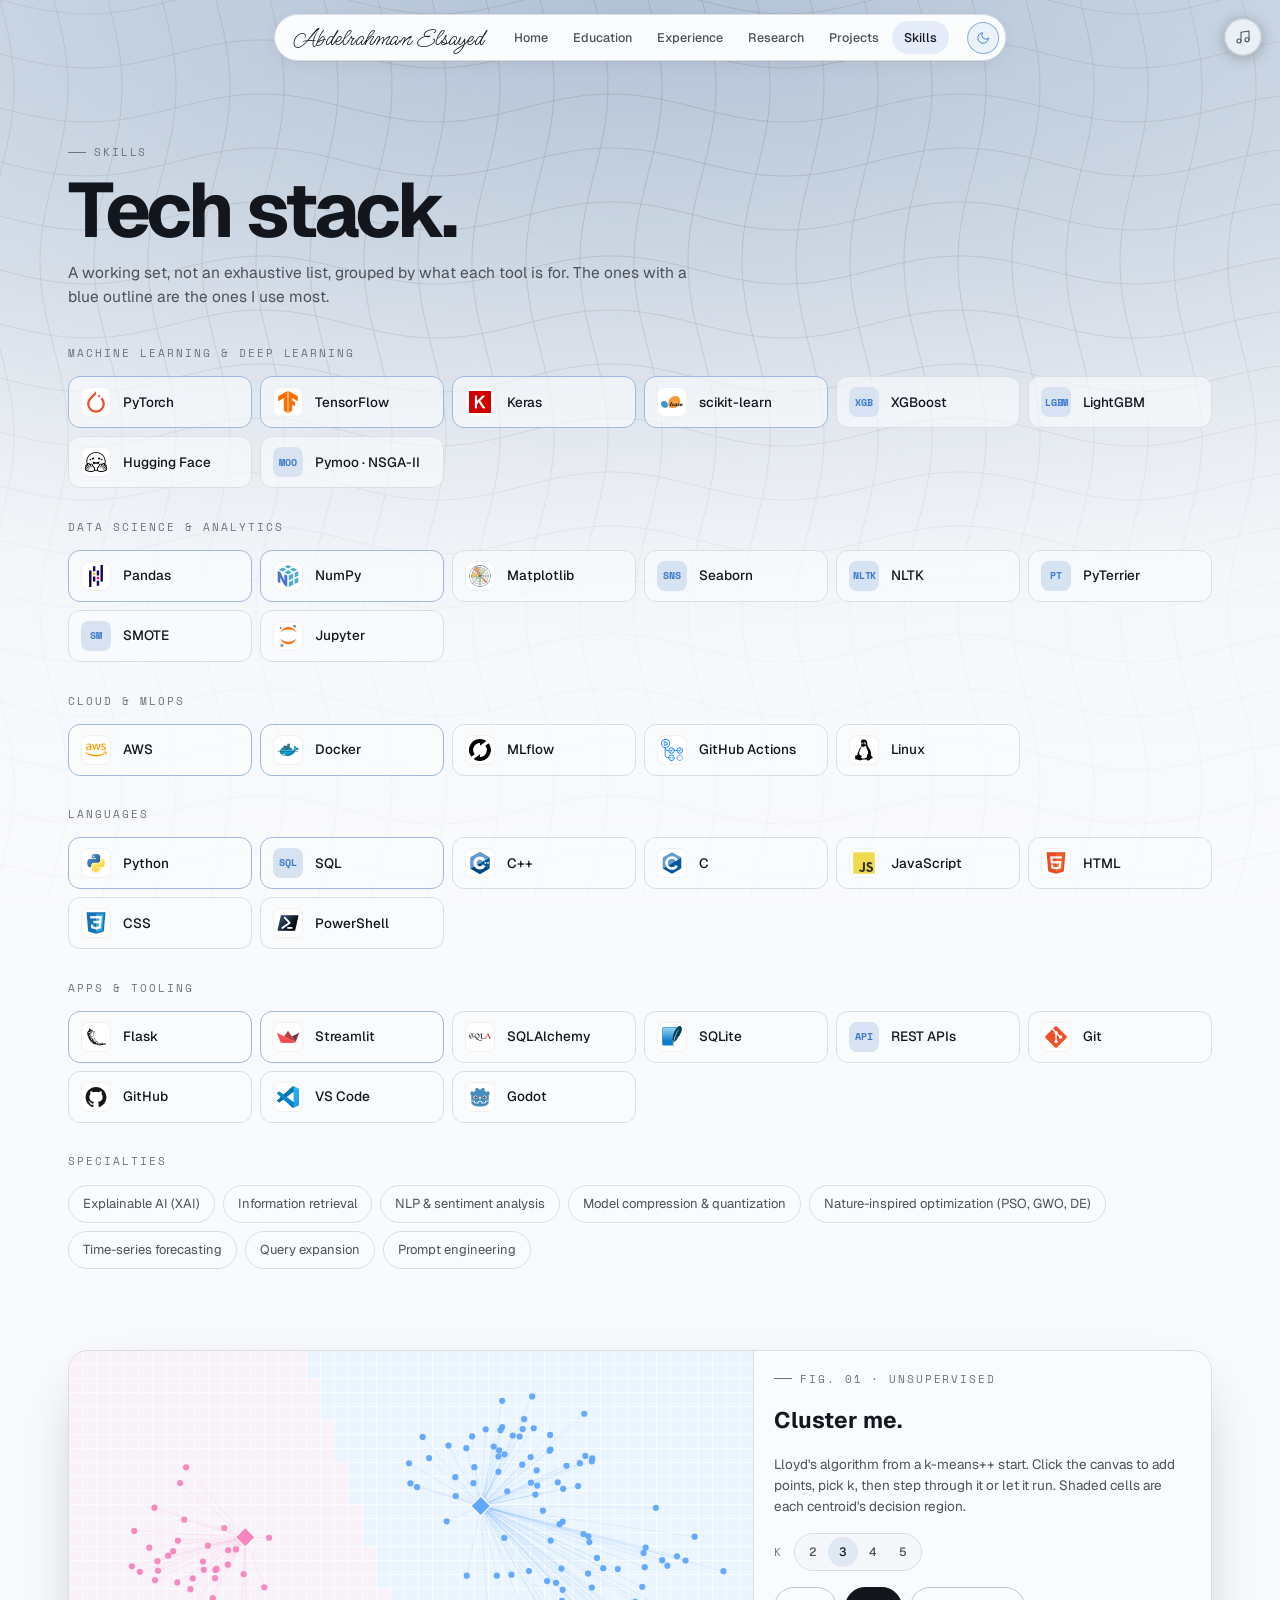
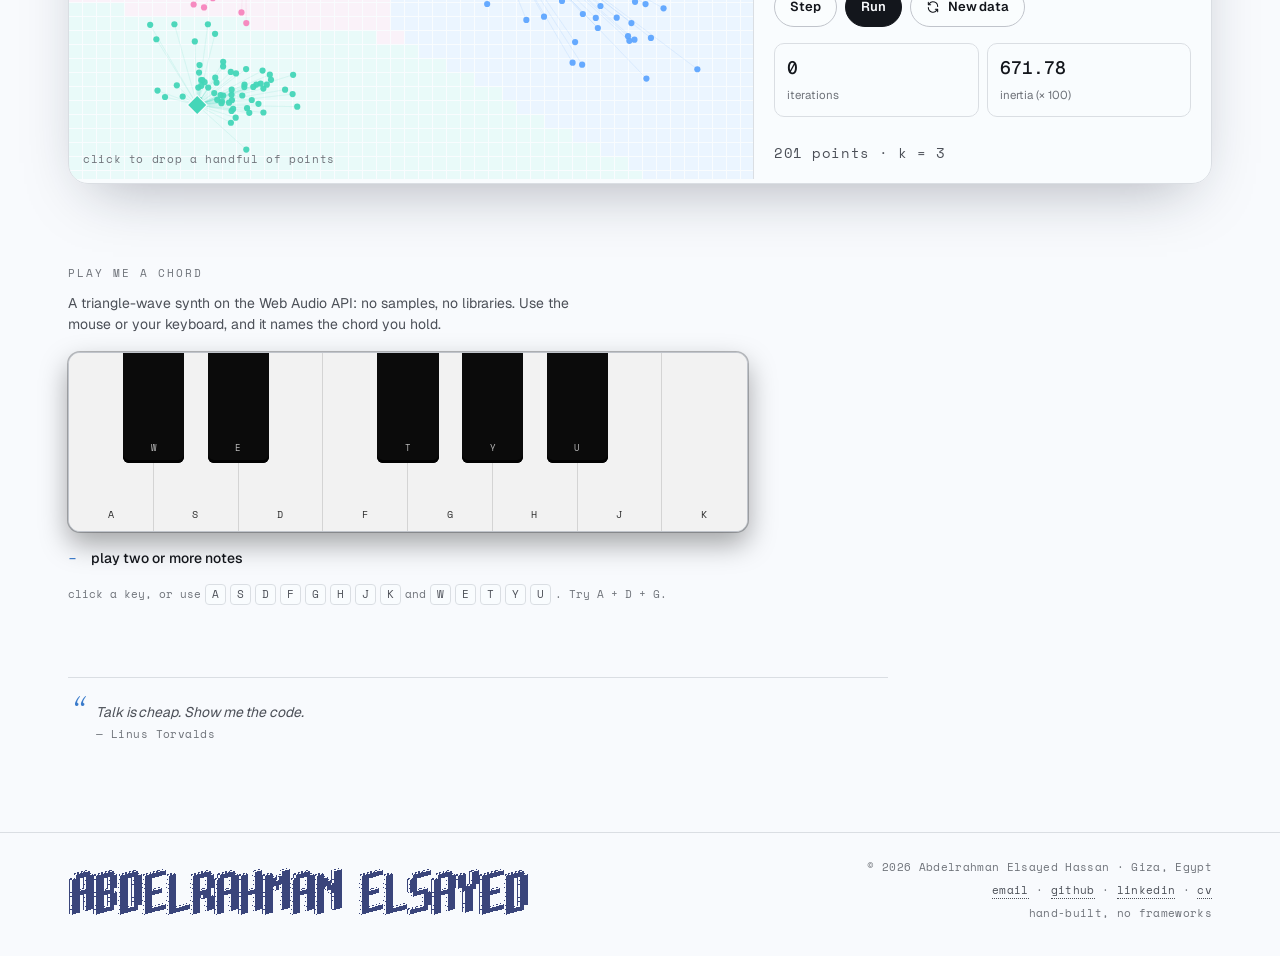
<file: skills/index.html>
<!doctype html>
<html lang="en" data-theme="dark" data-active-tab="skills">
<head>
  <meta charset="utf-8">
  <meta name="viewport" content="width=device-width, initial-scale=1">
  <title>Skills · Abdelrahman Elsayed</title>
  <meta name="description" content="Python, PyTorch, TensorFlow, scikit-learn, AWS, Docker and the rest of the toolbox, plus a k-means playground and a playable synth.">
  <meta name="author" content="Abdelrahman Elsayed Hassan">
  <meta name="theme-color" content="#05070d">
  <link rel="canonical" href="https://abdelrahmanelsayed20.github.io/skills/">
  <meta property="og:type" content="website">
  <meta property="og:site_name" content="Abdelrahman Elsayed">
  <meta property="og:title" content="Skills · Abdelrahman Elsayed">
  <meta property="og:description" content="Python, PyTorch, TensorFlow, scikit-learn, AWS, Docker and the rest of the toolbox, plus a k-means playground and a playable synth.">
  <meta property="og:url" content="https://abdelrahmanelsayed20.github.io/skills/">
  <meta property="og:image" content="https://abdelrahmanelsayed20.github.io/assets/img/og-image.png">
  <meta property="og:image:width" content="1200">
  <meta property="og:image:height" content="630">
  <meta name="twitter:card" content="summary_large_image">
  <link id="favicon" rel="icon" type="image/svg+xml" href="/assets/img/favicon.svg">
  <link rel="apple-touch-icon" href="/assets/img/apple-touch-icon.png">
  <link rel="preconnect" href="https://fonts.googleapis.com">
  <link rel="preconnect" href="https://fonts.gstatic.com" crossorigin>
  <link rel="stylesheet" href="https://fonts.googleapis.com/css2?family=Geist:wght@400;500;600;700;800&amp;family=Geist+Mono:wght@400;500&amp;family=Space+Mono:ital,wght@0,400;0,700;1,400&amp;display=swap">
  <link rel="preload" href="/assets/fonts/MsMadi-Regular.woff2" as="font" type="font/woff2" crossorigin>
  <script>
    /* before first paint: theme (saved, else the OS preference), the theme-toggle
       hint for first-time visitors, and the page-transition cover when we arrive
       from a link on this site */
    (() => {
      const r = document.documentElement;
      const get = (s, k) => { try { return s.getItem(k); } catch (e) { return null; } };
      const t = get(localStorage, 'theme');
      r.dataset.theme = t === 'dark' || t === 'light' ? t : (window.matchMedia && matchMedia('(prefers-color-scheme: dark)').matches ? 'dark' : 'light');
      if (get(localStorage, 'theme-toggle-seen') !== 'true') r.dataset.themePristine = 'true';
      if (get(sessionStorage, 'pt-incoming') === '1') r.dataset.ptIncoming = 'true';
    })();
  </script>
  <link rel="stylesheet" href="/assets/css/site.css">
</head>
<body>
  <a class="skip" href="#main">Skip to content</a>
  <svg width="0" height="0" style="position:absolute" aria-hidden="true" focusable="false">
    <defs>
      <symbol id="i-arrow" viewBox="0 0 24 24" fill="none" stroke="currentColor" stroke-width="1.8" stroke-linecap="round" stroke-linejoin="round"><path d="M5 12h14M13 6l6 6-6 6"/></symbol>
      <symbol id="i-arrow-ne" viewBox="0 0 24 24" fill="none" stroke="currentColor" stroke-width="1.8" stroke-linecap="round" stroke-linejoin="round"><path d="M7 17 17 7M8 7h9v9"/></symbol>
      <symbol id="i-download" viewBox="0 0 24 24" fill="none" stroke="currentColor" stroke-width="1.8" stroke-linecap="round" stroke-linejoin="round"><path d="M12 4v11M7 10l5 5 5-5M5 20h14"/></symbol>
      <symbol id="i-github" viewBox="0 0 16 16" fill="currentColor"><path d="M8 0C3.58 0 0 3.58 0 8c0 3.54 2.29 6.53 5.47 7.59.4.07.55-.17.55-.38 0-.19-.01-.82-.01-1.49-2.01.37-2.53-.49-2.69-.94-.09-.23-.48-.94-.82-1.13-.28-.15-.68-.52-.01-.53.63-.01 1.08.58 1.23.82.72 1.21 1.87.87 2.33.66.07-.52.28-.87.51-1.07-1.78-.2-3.64-.89-3.64-3.95 0-.87.31-1.59.82-2.15-.08-.2-.36-1.02.08-2.12 0 0 .67-.21 2.2.82.64-.18 1.32-.27 2-.27.68 0 1.36.09 2 .27 1.53-1.04 2.2-.82 2.2-.82.44 1.1.16 1.92.08 2.12.51.56.82 1.27.82 2.15 0 3.07-1.87 3.75-3.65 3.95.29.25.54.73.54 1.48 0 1.07-.01 1.93-.01 2.2 0 .21.15.46.55.38A8.013 8.013 0 0 0 16 8c0-4.42-3.58-8-8-8z"/></symbol>
      <symbol id="i-linkedin" viewBox="0 0 24 24" fill="currentColor"><path d="M20.45 20.45h-3.56v-5.57c0-1.33-.02-3.04-1.85-3.04-1.85 0-2.14 1.45-2.14 2.94v5.67H9.35V9h3.41v1.56h.05c.48-.9 1.64-1.85 3.37-1.85 3.6 0 4.27 2.37 4.27 5.46v6.28zM5.34 7.43a2.06 2.06 0 1 1 0-4.13 2.06 2.06 0 0 1 0 4.13zM7.12 20.45H3.56V9h3.56v11.45zM22.22 0H1.77C.79 0 0 .77 0 1.73v20.54C0 23.23.79 24 1.77 24h20.45c.98 0 1.78-.77 1.78-1.73V1.73C24 .77 23.2 0 22.22 0z"/></symbol>
      <symbol id="i-mail" viewBox="0 0 24 24" fill="none" stroke="currentColor" stroke-width="1.8" stroke-linecap="round" stroke-linejoin="round"><rect x="3" y="5" width="18" height="14" rx="2.5"/><path d="m3.5 7 8.5 6 8.5-6"/></symbol>
      <symbol id="i-sun" viewBox="0 0 24 24" fill="none" stroke="currentColor" stroke-width="1.8" stroke-linecap="round" stroke-linejoin="round"><circle cx="12" cy="12" r="4"/><path d="M12 2.5v2M12 19.5v2M4.6 4.6l1.4 1.4M18 18l1.4 1.4M2.5 12h2M19.5 12h2M4.6 19.4 6 18M18 6l1.4-1.4"/></symbol>
      <symbol id="i-moon" viewBox="0 0 24 24" fill="none" stroke="currentColor" stroke-width="1.8" stroke-linecap="round" stroke-linejoin="round"><path d="M20.5 14.5A8.5 8.5 0 1 1 9.5 3.5a7 7 0 0 0 11 11z"/></symbol>
      <symbol id="i-menu" viewBox="0 0 24 24" fill="none" stroke="currentColor" stroke-width="1.8" stroke-linecap="round"><path d="M4 8.5h16M4 15.5h16"/></symbol>
      <symbol id="i-close" viewBox="0 0 24 24" fill="none" stroke="currentColor" stroke-width="1.8" stroke-linecap="round"><path d="M6 6l12 12M18 6 6 18"/></symbol>
      <symbol id="i-search" viewBox="0 0 24 24" fill="none" stroke="currentColor" stroke-width="1.8" stroke-linecap="round"><circle cx="11" cy="11" r="7"/><path d="m20 20-3.5-3.5"/></symbol>
      <symbol id="i-refresh" viewBox="0 0 24 24" fill="none" stroke="currentColor" stroke-width="1.8" stroke-linecap="round" stroke-linejoin="round"><path d="M20 11a8 8 0 0 0-14.3-4.9L4 8M4 4v4h4M4 13a8 8 0 0 0 14.3 4.9L20 16M20 20v-4h-4"/></symbol>
      <symbol id="i-check" viewBox="0 0 24 24" fill="none" stroke="currentColor" stroke-width="2" stroke-linecap="round" stroke-linejoin="round"><path d="M5 12.5l4.5 4.5L19 7"/></symbol>
      <symbol id="i-copy" viewBox="0 0 24 24" fill="none" stroke="currentColor" stroke-width="1.8" stroke-linecap="round" stroke-linejoin="round"><rect x="9" y="9" width="11" height="11" rx="2"/><path d="M5 15V6a2 2 0 0 1 2-2h8"/></symbol>
      <symbol id="i-book" viewBox="0 0 24 24" fill="none" stroke="currentColor" stroke-width="1.8" stroke-linecap="round" stroke-linejoin="round"><path d="M4 5.5A2.5 2.5 0 0 1 6.5 3H20v15H6.5A2.5 2.5 0 0 0 4 20.5z"/><path d="M4 20.5v-15M9 7.5h7"/></symbol>
      <symbol id="i-brain" viewBox="0 0 24 24" fill="none" stroke="currentColor" stroke-width="1.8" stroke-linecap="round" stroke-linejoin="round"><path d="M9.5 4A2.5 2.5 0 0 0 7 6.5v.2A3 3 0 0 0 4.5 10a3 3 0 0 0 1 2.2A3 3 0 0 0 7 18a2.5 2.5 0 0 0 2.5 2.5V4zM14.5 4A2.5 2.5 0 0 1 17 6.5v.2a3 3 0 0 1 2.5 3.3 3 3 0 0 1-1 2.2A3 3 0 0 1 17 18a2.5 2.5 0 0 1-2.5 2.5V4z"/></symbol>
      <symbol id="i-chart" viewBox="0 0 24 24" fill="none" stroke="currentColor" stroke-width="1.8" stroke-linecap="round" stroke-linejoin="round"><path d="M4 4v16h16"/><path d="m7.5 14.5 3.5-3.5 3 3 5-6"/></symbol>
      <symbol id="i-cloud" viewBox="0 0 24 24" fill="none" stroke="currentColor" stroke-width="1.8" stroke-linecap="round" stroke-linejoin="round"><path d="M7 18.5a4.5 4.5 0 0 1-.6-9A6 6 0 0 1 18 9a4.75 4.75 0 0 1-.5 9.5z"/></symbol>
      <symbol id="i-code" viewBox="0 0 24 24" fill="none" stroke="currentColor" stroke-width="1.8" stroke-linecap="round" stroke-linejoin="round"><path d="m8 8-4 4 4 4M16 8l4 4-4 4M13.5 5l-3 14"/></symbol>
      <symbol id="i-layers" viewBox="0 0 24 24" fill="none" stroke="currentColor" stroke-width="1.8" stroke-linecap="round" stroke-linejoin="round"><path d="m12 3 9 5-9 5-9-5z"/><path d="m3 13 9 5 9-5"/></symbol>
      <symbol id="i-target" viewBox="0 0 24 24" fill="none" stroke="currentColor" stroke-width="1.8" stroke-linecap="round" stroke-linejoin="round"><circle cx="12" cy="12" r="8.5"/><circle cx="12" cy="12" r="4.5"/><circle cx="12" cy="12" r="1"/></symbol>
      <symbol id="i-award" viewBox="0 0 24 24" fill="none" stroke="currentColor" stroke-width="1.8" stroke-linecap="round" stroke-linejoin="round"><circle cx="12" cy="9" r="5.5"/><path d="M8.5 13.8 7 21l5-2.6 5 2.6-1.5-7.2"/></symbol>
    </defs>
  </svg>
  <div class="bg-stage" aria-hidden="true"></div>
  <div class="bg-veil" aria-hidden="true"></div>
  <div class="bg-effects" aria-hidden="true"></div>
  <div class="cursor" aria-hidden="true"></div>
  <div class="cursor-dot" aria-hidden="true"></div>

  <nav class="floating-nav" aria-label="Primary">
    <a class="brand-signature" href="/" aria-label="Abdelrahman Elsayed, home">Abdelrahman Elsayed</a>
    <div class="tabs">
      <a class="tab" href="/">Home</a>
      <a class="tab" href="/education/">Education</a>
      <a class="tab" href="/experience/">Experience</a>
      <a class="tab" href="/research/">Research</a>
      <a class="tab" href="/projects/">Projects</a>
      <a class="tab" href="/skills/" aria-current="page">Skills</a>
    </div>
    <button id="theme-toggle" class="icon-btn" type="button" aria-label="Switch between dark and light theme">
      <svg class="i-moon" viewBox="0 0 24 24" fill="none" stroke="currentColor" stroke-width="1.6" stroke-linecap="round" stroke-linejoin="round" aria-hidden="true"><path d="M21 12.79A9 9 0 1 1 11.21 3 7 7 0 0 0 21 12.79z"/></svg>
      <svg class="i-sun" viewBox="0 0 24 24" fill="none" stroke="currentColor" stroke-width="1.6" stroke-linecap="round" aria-hidden="true"><circle cx="12" cy="12" r="4.2"/><path d="M12 2.5v2.2M12 19.3v2.2M2.5 12h2.2M19.3 12h2.2M5.3 5.3l1.6 1.6M17.1 17.1l1.6 1.6M5.3 18.7l1.6-1.6M17.1 6.9l1.6-1.6"/></svg>
    </button>
    <button class="hamburger-btn" type="button" aria-label="Open menu" aria-expanded="false" aria-controls="menu-sheet">
      <svg viewBox="0 0 32 32" aria-hidden="true"><path class="hb-loop" d="M27 10 13 10C10.8 10 9 8.2 9 6 9 3.5 10.8 2 13 2 15.2 2 17 3.8 17 6L17 26C17 28.2 18.8 30 21 30 23.2 30 25 28.2 25 26 25 23.8 23.2 22 21 22L7 22" fill="none" stroke="currentColor" stroke-linecap="round" stroke-linejoin="round" stroke-width="3"/><path d="M7 16 27 16" fill="none" stroke="currentColor" stroke-linecap="round" stroke-width="3"/></svg>
    </button>
  </nav>
  <div class="hamburger-overlay" aria-hidden="true"></div>
  <aside class="hamburger-sheet" id="menu-sheet" aria-label="Menu" aria-hidden="true">
    <ul>
      <li><a href="/"><span class="hb-num">01</span>Home</a></li>
      <li><a href="/education/"><span class="hb-num">02</span>Education</a></li>
      <li><a href="/experience/"><span class="hb-num">03</span>Experience</a></li>
      <li><a href="/research/"><span class="hb-num">04</span>Research</a></li>
      <li><a href="/projects/"><span class="hb-num">05</span>Projects</a></li>
      <li><a href="/skills/" aria-current="page"><span class="hb-num">06</span>Skills</a></li>
    </ul>
    <p class="sheet-sig" aria-hidden="true">Abdelrahman</p>
  </aside>

  <main id="main">
<section class="wrap page" aria-labelledby="skills-title">
  <header class="page-head">
    <span class="eyebrow reveal">Skills</span>
    <h1 class="page-title reveal" id="skills-title">Tech stack.</h1>
    <p class="page-lede reveal">A working set, not an exhaustive list, grouped by what each tool is for. The ones with a blue outline are the ones I use most.</p>
  </header>

    <div class="skill-group reveal">
    <h2 class="skill-group-label">Machine learning &amp; deep learning</h2>
    <ul class="skill-grid">
      <li class="skill-cell top"><span class="skill-ico"><img src="/assets/img/tech/pytorch.svg" alt="" width="22" height="22" loading="lazy"></span><span class="skill-name">PyTorch</span></li>
      <li class="skill-cell top"><span class="skill-ico"><img src="/assets/img/tech/tensorflow.svg" alt="" width="22" height="22" loading="lazy"></span><span class="skill-name">TensorFlow</span></li>
      <li class="skill-cell top"><span class="skill-ico"><img src="/assets/img/tech/keras.svg" alt="" width="22" height="22" loading="lazy"></span><span class="skill-name">Keras</span></li>
      <li class="skill-cell top"><span class="skill-ico"><img src="/assets/img/tech/scikitlearn.svg" alt="" width="22" height="22" loading="lazy"></span><span class="skill-name">scikit-learn</span></li>
      <li class="skill-cell"><span class="skill-ico txt" aria-hidden="true">XGB</span><span class="skill-name">XGBoost</span></li>
      <li class="skill-cell"><span class="skill-ico txt" aria-hidden="true">LGBM</span><span class="skill-name">LightGBM</span></li>
      <li class="skill-cell"><span class="skill-ico"><img src="/assets/img/tech/huggingface.svg" alt="" width="22" height="22" loading="lazy"></span><span class="skill-name">Hugging Face</span></li>
      <li class="skill-cell"><span class="skill-ico txt" aria-hidden="true">MOO</span><span class="skill-name">Pymoo · NSGA-II</span></li>
    </ul>
  </div>
  <div class="skill-group reveal">
    <h2 class="skill-group-label">Data science &amp; analytics</h2>
    <ul class="skill-grid">
      <li class="skill-cell top"><span class="skill-ico"><img src="/assets/img/tech/pandas.svg" alt="" width="22" height="22" loading="lazy"></span><span class="skill-name">Pandas</span></li>
      <li class="skill-cell top"><span class="skill-ico"><img src="/assets/img/tech/numpy.svg" alt="" width="22" height="22" loading="lazy"></span><span class="skill-name">NumPy</span></li>
      <li class="skill-cell"><span class="skill-ico"><img src="/assets/img/tech/matplotlib.svg" alt="" width="22" height="22" loading="lazy"></span><span class="skill-name">Matplotlib</span></li>
      <li class="skill-cell"><span class="skill-ico txt" aria-hidden="true">SNS</span><span class="skill-name">Seaborn</span></li>
      <li class="skill-cell"><span class="skill-ico txt" aria-hidden="true">NLTK</span><span class="skill-name">NLTK</span></li>
      <li class="skill-cell"><span class="skill-ico txt" aria-hidden="true">PT</span><span class="skill-name">PyTerrier</span></li>
      <li class="skill-cell"><span class="skill-ico txt" aria-hidden="true">SM</span><span class="skill-name">SMOTE</span></li>
      <li class="skill-cell"><span class="skill-ico"><img src="/assets/img/tech/jupyter.svg" alt="" width="22" height="22" loading="lazy"></span><span class="skill-name">Jupyter</span></li>
    </ul>
  </div>
  <div class="skill-group reveal">
    <h2 class="skill-group-label">Cloud &amp; MLOps</h2>
    <ul class="skill-grid">
      <li class="skill-cell top"><span class="skill-ico"><img src="/assets/img/tech/amazonwebservices.svg" alt="" width="22" height="22" loading="lazy"></span><span class="skill-name">AWS</span></li>
      <li class="skill-cell top"><span class="skill-ico"><img src="/assets/img/tech/docker.svg" alt="" width="22" height="22" loading="lazy"></span><span class="skill-name">Docker</span></li>
      <li class="skill-cell"><span class="skill-ico"><img src="/assets/img/tech/mlflow.svg" alt="" width="22" height="22" loading="lazy"></span><span class="skill-name">MLflow</span></li>
      <li class="skill-cell"><span class="skill-ico"><img src="/assets/img/tech/githubactions.svg" alt="" width="22" height="22" loading="lazy"></span><span class="skill-name">GitHub Actions</span></li>
      <li class="skill-cell"><span class="skill-ico"><img src="/assets/img/tech/linux.svg" alt="" width="22" height="22" loading="lazy"></span><span class="skill-name">Linux</span></li>
    </ul>
  </div>
  <div class="skill-group reveal">
    <h2 class="skill-group-label">Languages</h2>
    <ul class="skill-grid">
      <li class="skill-cell top"><span class="skill-ico"><img src="/assets/img/tech/python.svg" alt="" width="22" height="22" loading="lazy"></span><span class="skill-name">Python</span></li>
      <li class="skill-cell top"><span class="skill-ico txt" aria-hidden="true">SQL</span><span class="skill-name">SQL</span></li>
      <li class="skill-cell"><span class="skill-ico"><img src="/assets/img/tech/cplusplus.svg" alt="" width="22" height="22" loading="lazy"></span><span class="skill-name">C++</span></li>
      <li class="skill-cell"><span class="skill-ico"><img src="/assets/img/tech/c.svg" alt="" width="22" height="22" loading="lazy"></span><span class="skill-name">C</span></li>
      <li class="skill-cell"><span class="skill-ico"><img src="/assets/img/tech/javascript.svg" alt="" width="22" height="22" loading="lazy"></span><span class="skill-name">JavaScript</span></li>
      <li class="skill-cell"><span class="skill-ico"><img src="/assets/img/tech/html5.svg" alt="" width="22" height="22" loading="lazy"></span><span class="skill-name">HTML</span></li>
      <li class="skill-cell"><span class="skill-ico"><img src="/assets/img/tech/css3.svg" alt="" width="22" height="22" loading="lazy"></span><span class="skill-name">CSS</span></li>
      <li class="skill-cell"><span class="skill-ico"><img src="/assets/img/tech/powershell.svg" alt="" width="22" height="22" loading="lazy"></span><span class="skill-name">PowerShell</span></li>
    </ul>
  </div>
  <div class="skill-group reveal">
    <h2 class="skill-group-label">Apps &amp; tooling</h2>
    <ul class="skill-grid">
      <li class="skill-cell top"><span class="skill-ico"><img src="/assets/img/tech/flask.svg" alt="" width="22" height="22" loading="lazy"></span><span class="skill-name">Flask</span></li>
      <li class="skill-cell top"><span class="skill-ico"><img src="/assets/img/tech/streamlit.svg" alt="" width="22" height="22" loading="lazy"></span><span class="skill-name">Streamlit</span></li>
      <li class="skill-cell"><span class="skill-ico"><img src="/assets/img/tech/sqlalchemy.svg" alt="" width="22" height="22" loading="lazy"></span><span class="skill-name">SQLAlchemy</span></li>
      <li class="skill-cell"><span class="skill-ico"><img src="/assets/img/tech/sqlite.svg" alt="" width="22" height="22" loading="lazy"></span><span class="skill-name">SQLite</span></li>
      <li class="skill-cell"><span class="skill-ico txt" aria-hidden="true">API</span><span class="skill-name">REST APIs</span></li>
      <li class="skill-cell"><span class="skill-ico"><img src="/assets/img/tech/git.svg" alt="" width="22" height="22" loading="lazy"></span><span class="skill-name">Git</span></li>
      <li class="skill-cell"><span class="skill-ico"><img src="/assets/img/tech/github.svg" alt="" width="22" height="22" loading="lazy"></span><span class="skill-name">GitHub</span></li>
      <li class="skill-cell"><span class="skill-ico"><img src="/assets/img/tech/vscode.svg" alt="" width="22" height="22" loading="lazy"></span><span class="skill-name">VS Code</span></li>
      <li class="skill-cell"><span class="skill-ico"><img src="/assets/img/tech/godot.svg" alt="" width="22" height="22" loading="lazy"></span><span class="skill-name">Godot</span></li>
    </ul>
  </div>

  <div class="skill-group reveal">
    <h2 class="skill-group-label">Specialties</h2>
    <ul class="spec-list">
      <li>Explainable AI (XAI)</li><li>Information retrieval</li><li>NLP &amp; sentiment analysis</li><li>Model compression &amp; quantization</li><li>Nature-inspired optimization (PSO, GWO, DE)</li><li>Time-series forecasting</li><li>Query expansion</li><li>Prompt engineering</li>
    </ul>
  </div>

  <section class="section-gap reveal" aria-labelledby="km-title">
    <div class="kmeans" data-kmeans>
      <div class="km-stage"><span class="km-hint">click to drop a handful of points</span></div>
      <div class="km-side">
        <span class="eyebrow">fig. 01 · unsupervised</span>
        <h2 id="km-title">Cluster me.</h2>
        <p>Lloyd's algorithm from a k-means++ start. Click the canvas to add points, pick k, then step through it or let it run. Shaded cells are each centroid's decision region.</p>
        <div class="km-row"><span class="km-label">k</span>
          <div class="seg" role="group" aria-label="Number of clusters">
            <button type="button" data-k="2" aria-pressed="false">2</button><button type="button" data-k="3" aria-pressed="true">3</button><button type="button" data-k="4" aria-pressed="false">4</button><button type="button" data-k="5" aria-pressed="false">5</button>
          </div>
        </div>
        <div class="km-row">
          <button class="btn" type="button" data-km="step">Step</button>
          <button class="btn btn-primary" type="button" data-km="run">Run</button>
          <button class="btn" type="button" data-km="new"><svg aria-hidden="true"><use href="#i-refresh"/></svg>New data</button>
        </div>
        <div class="km-readout">
          <div><strong data-km-out="iter">0</strong><span>iterations</span></div>
          <div><strong data-km-out="inertia">0.00</strong><span>inertia (× 100)</span></div>
        </div>
        <p class="legend-note" data-km-out="state" aria-live="polite"></p>
      </div>
    </div>
  </section>

  <section class="section-gap piano-wrap reveal" aria-labelledby="piano-title">
    <h2 class="skill-group-label" id="piano-title">Play me a chord</h2>
    <p class="piano-lede">A triangle-wave synth on the Web Audio API: no samples, no libraries. Use the mouse or your keyboard, and it names the chord you hold.</p>
    <div class="piano" data-piano>
      <div class="piano-keys" role="group" aria-label="Piano keyboard, C4 to C5">
        <button class="key white" type="button" data-note="60" aria-label="C4"><span class="key-label" aria-hidden="true">a</span></button>
        <button class="key white" type="button" data-note="62" aria-label="D4"><span class="key-label" aria-hidden="true">s</span></button>
        <button class="key white" type="button" data-note="64" aria-label="E4"><span class="key-label" aria-hidden="true">d</span></button>
        <button class="key white" type="button" data-note="65" aria-label="F4"><span class="key-label" aria-hidden="true">f</span></button>
        <button class="key white" type="button" data-note="67" aria-label="G4"><span class="key-label" aria-hidden="true">g</span></button>
        <button class="key white" type="button" data-note="69" aria-label="A4"><span class="key-label" aria-hidden="true">h</span></button>
        <button class="key white" type="button" data-note="71" aria-label="B4"><span class="key-label" aria-hidden="true">j</span></button>
        <button class="key white" type="button" data-note="72" aria-label="C5"><span class="key-label" aria-hidden="true">k</span></button>
        <div class="piano-blacks">
          <button class="key black" type="button" data-note="61" style="left:8%" aria-label="C sharp 4"><span class="key-label" aria-hidden="true">w</span></button>
          <button class="key black" type="button" data-note="63" style="left:20.5%" aria-label="E flat 4"><span class="key-label" aria-hidden="true">e</span></button>
          <button class="key black" type="button" data-note="66" style="left:45.5%" aria-label="F sharp 4"><span class="key-label" aria-hidden="true">t</span></button>
          <button class="key black" type="button" data-note="68" style="left:58%" aria-label="A flat 4"><span class="key-label" aria-hidden="true">y</span></button>
          <button class="key black" type="button" data-note="70" style="left:70.5%" aria-label="B flat 4"><span class="key-label" aria-hidden="true">u</span></button>
        </div>
      </div>
      <p class="piano-readout" aria-live="polite"><span class="pr-notes">–</span><span class="pr-chord">play two or more notes</span></p>
      <p class="piano-help">click a key, or use <kbd>A</kbd><kbd>S</kbd><kbd>D</kbd><kbd>F</kbd><kbd>G</kbd><kbd>H</kbd><kbd>J</kbd><kbd>K</kbd> and <kbd>W</kbd><kbd>E</kbd><kbd>T</kbd><kbd>Y</kbd><kbd>U</kbd>. Try A + D + G.</p>
    </div>
  </section>
  <figure class="quote-stripe page-quote reveal">
    <span class="quote-mark" aria-hidden="true">&ldquo;</span>
    <blockquote class="quote-text">
      <p class="quote-line">Talk is cheap. Show me the code.<span class="quote-by">— Linus Torvalds</span></p>
      <p class="quote-line is-after" aria-hidden="true">Any sufficiently advanced technology is indistinguishable from magic.<span class="quote-by">— Arthur C. Clarke</span></p>
    </blockquote>
  </figure>
</section>

  </main>

  <footer class="site-foot">
    <div class="wrap foot-inner">
      <a class="foot-name" href="/" aria-label="Abdelrahman Elsayed, home">
        <img class="foot-voxel voxel-dark" src="/assets/img/name-voxel-dark.gif" width="920" height="96" alt="" loading="lazy">
        <img class="foot-voxel voxel-light" src="/assets/img/name-voxel-light.gif" width="920" height="96" alt="" loading="lazy">
      </a>
      <div class="foot-meta">
        <span>&copy; <span data-year>2026</span> Abdelrahman Elsayed Hassan · Giza, Egypt</span>
        <span><a href="mailto:s-abdulrahman.hassan@zewailcity.edu.eg">email</a> · <a href="https://github.com/abdelrahmanelsayed20" target="_blank" rel="noopener">github</a> · <a href="https://www.linkedin.com/in/abdelrahman-elsayed-887232262/" target="_blank" rel="noopener">linkedin</a> · <a href="/assets/Abdelrahman-Elsayed-CV.pdf" target="_blank" rel="noopener">cv</a></span>
        <span>hand-built, no frameworks</span>
      </div>
    </div>
  </footer>

  <div class="sound-toggle-wrap">
    <span class="sound-label" aria-live="polite"></span>
    <button class="sound-toggle" type="button" aria-pressed="false" aria-label="Toggle ambient sound" title="Toggle ambient sound">
      <svg viewBox="0 0 24 24" fill="none" stroke="currentColor" stroke-width="1.6" stroke-linecap="round" stroke-linejoin="round" aria-hidden="true"><path d="M9 18V5l12-2v13"/><circle cx="6" cy="18" r="3"/><circle cx="18" cy="16" r="3"/></svg>
    </button>
  </div>

  <div class="page-transition" aria-hidden="true">
    <div class="pt-panel"></div>
    <span class="pt-signature">Abdelrahman Elsayed</span>
  </div>

  <script src="/assets/js/site.js" defer></script>
  <script src="/assets/js/kmeans.js" defer></script>
  <script src="/assets/js/piano.js" defer></script>
</body>
</html>
</file>
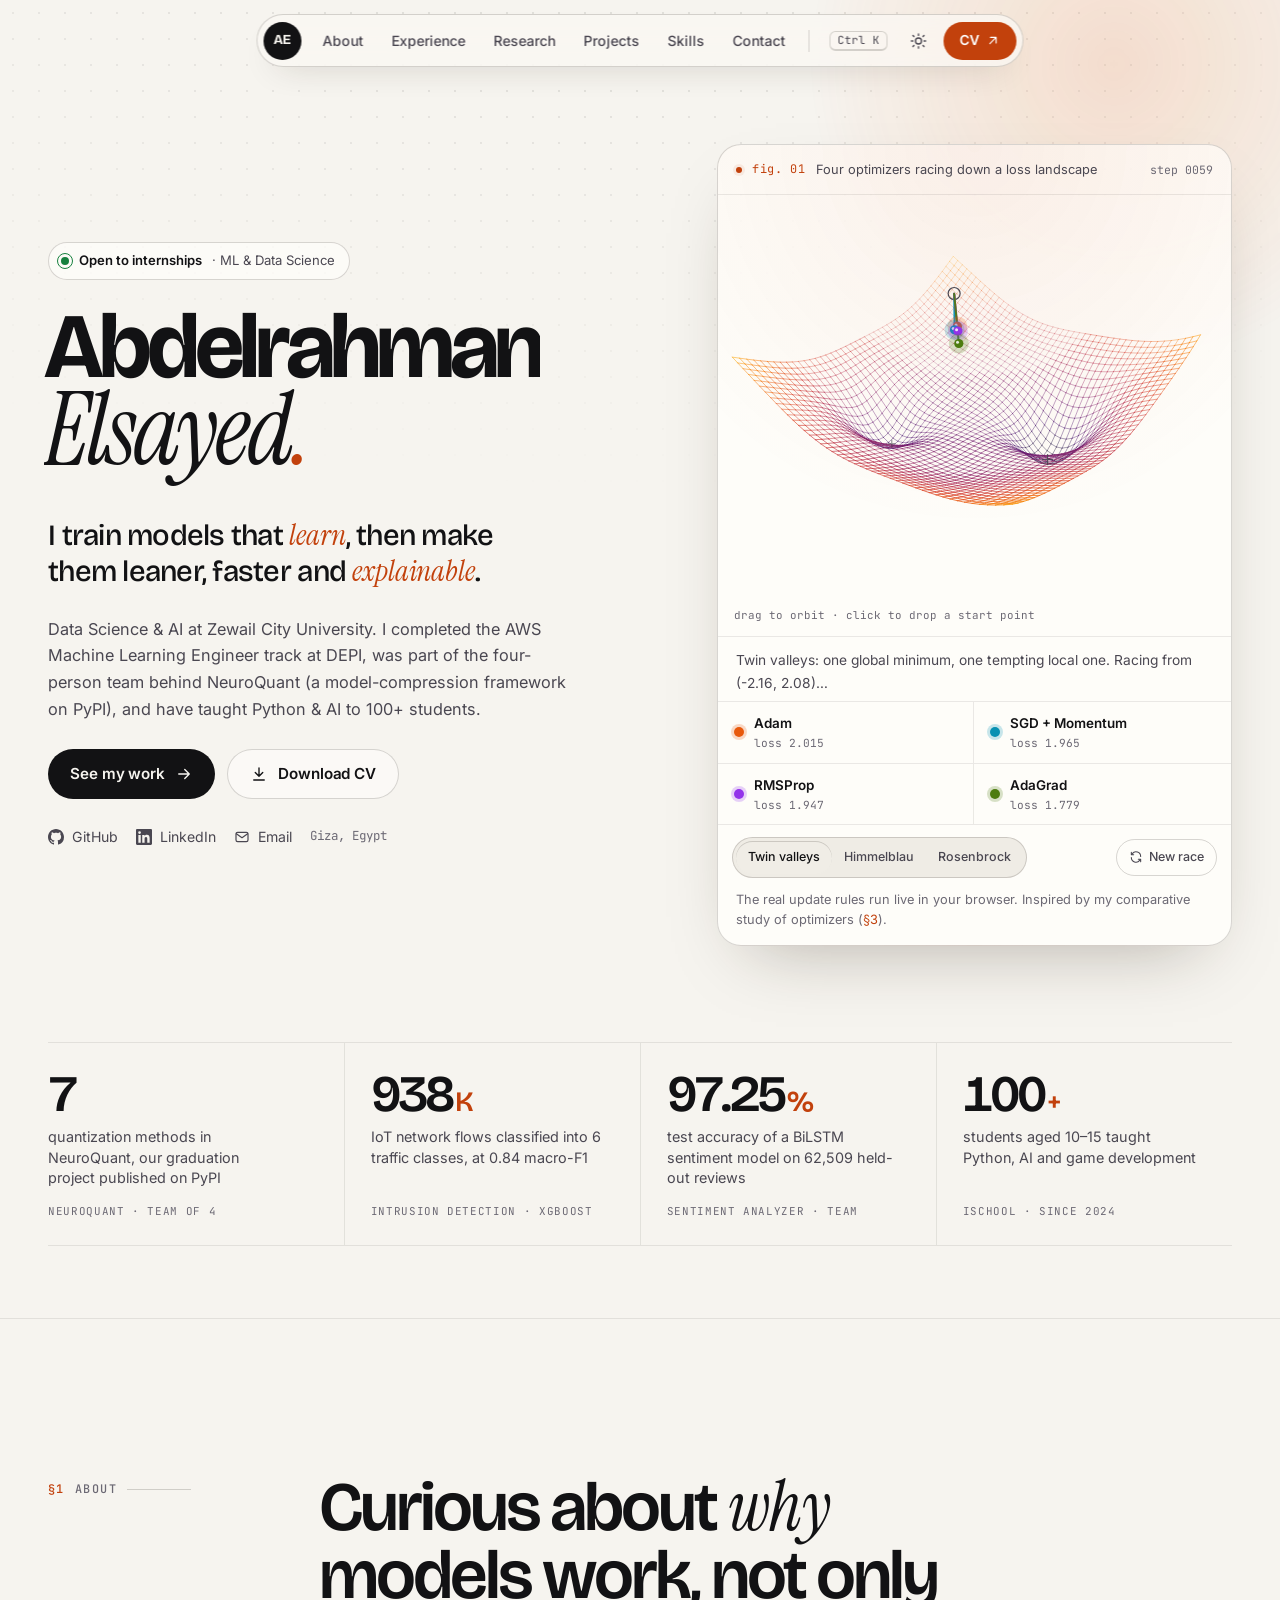
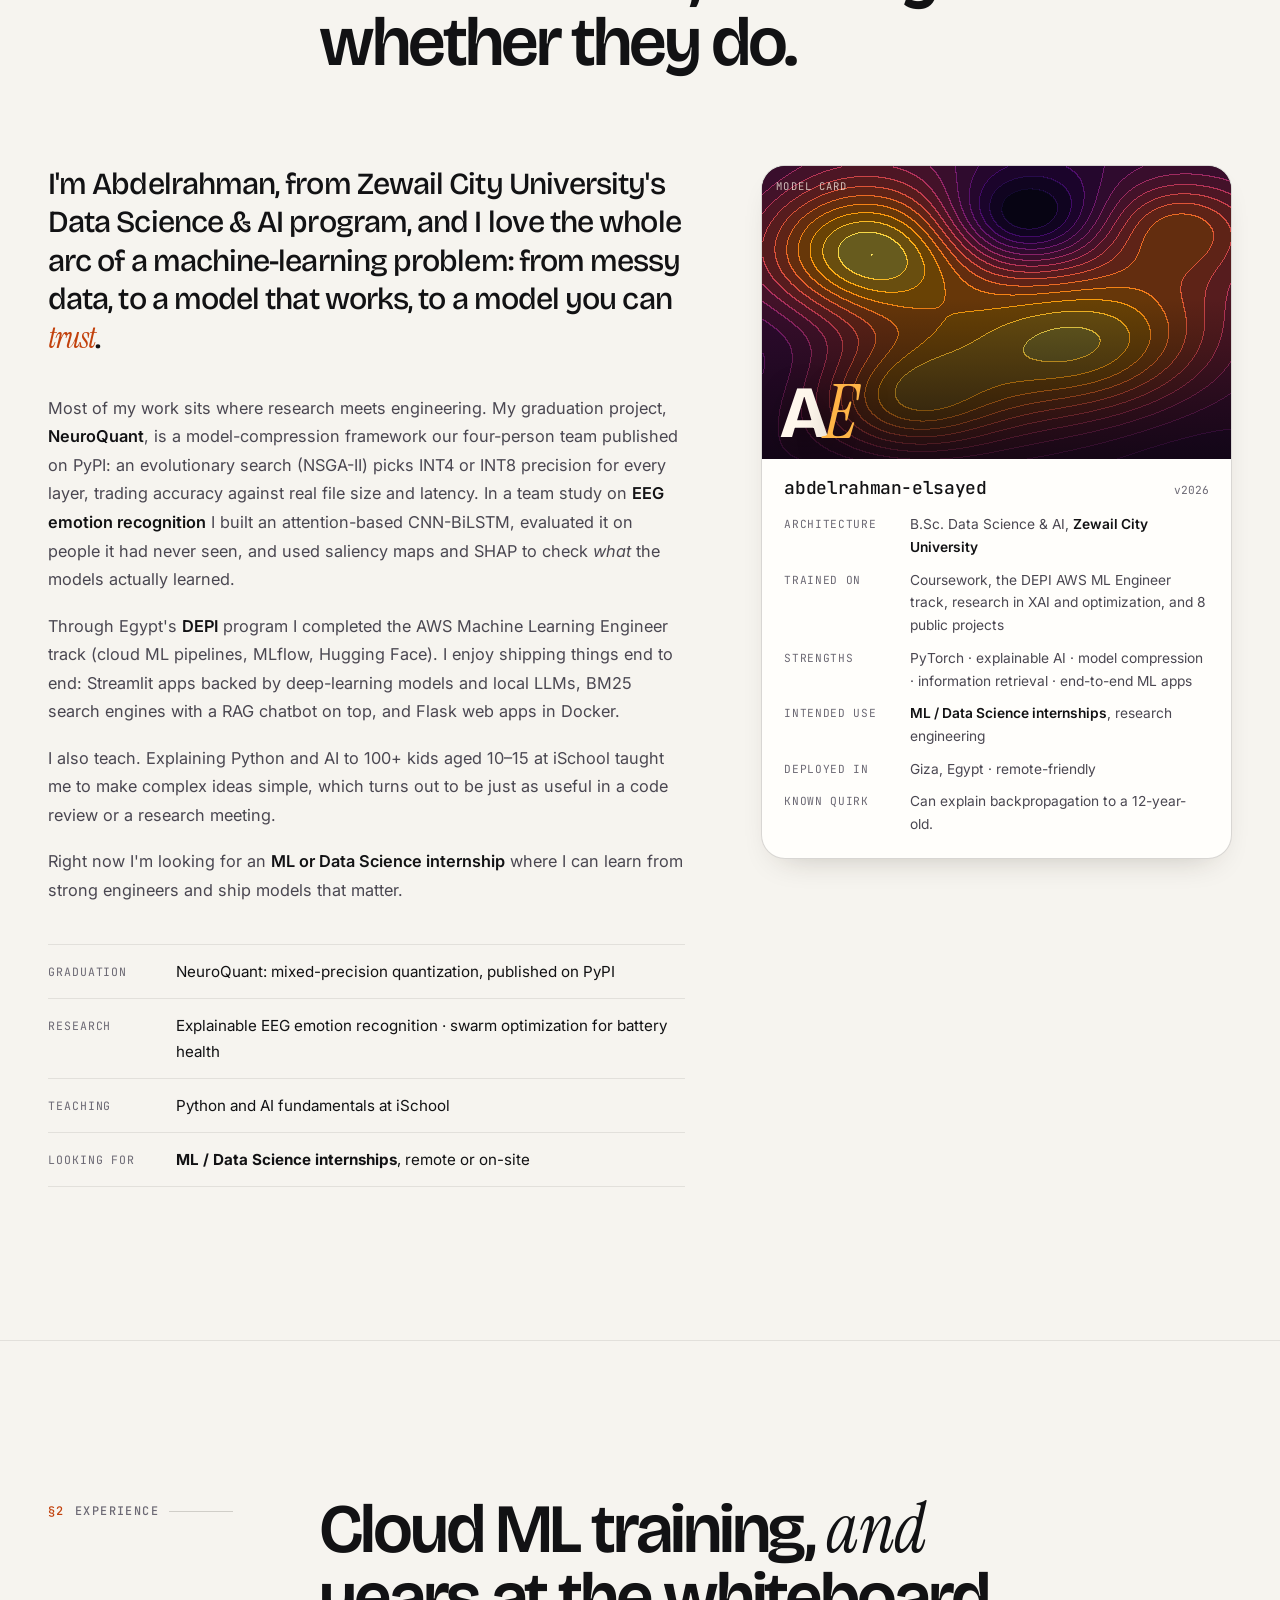
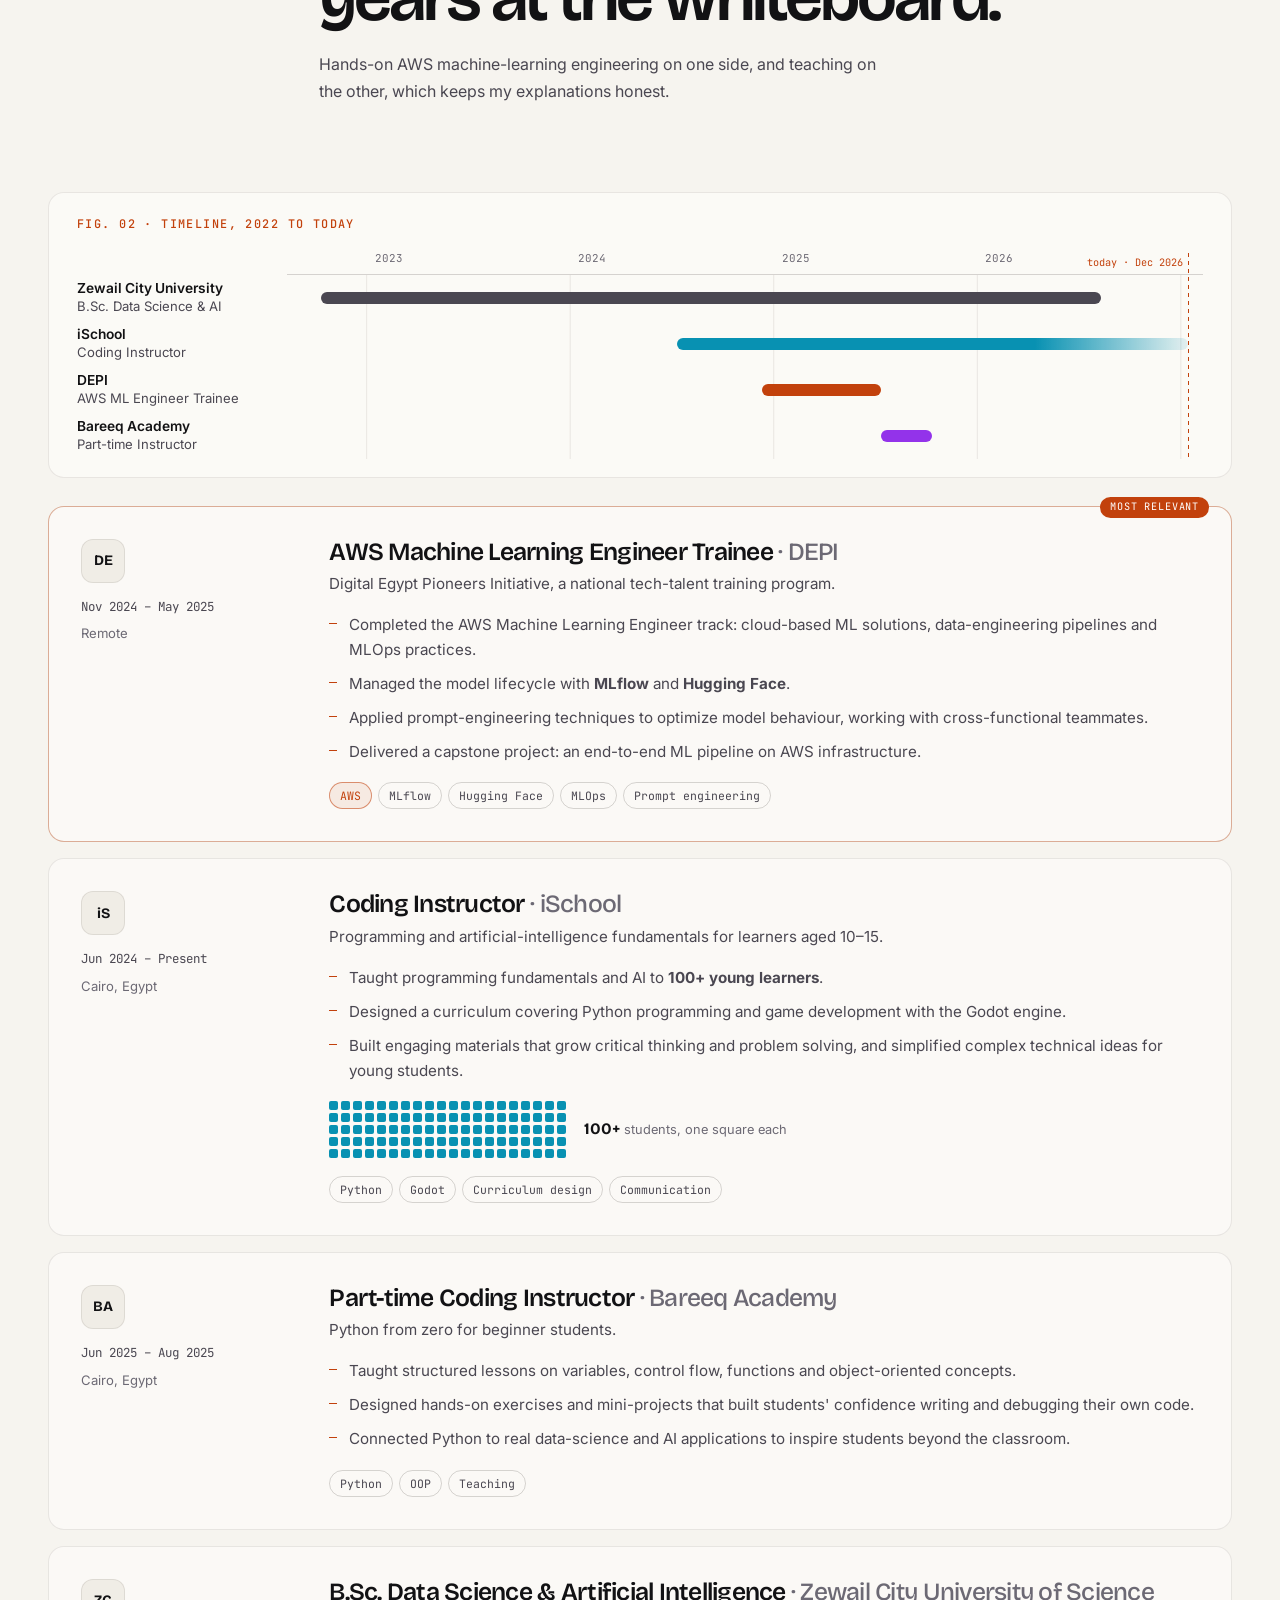
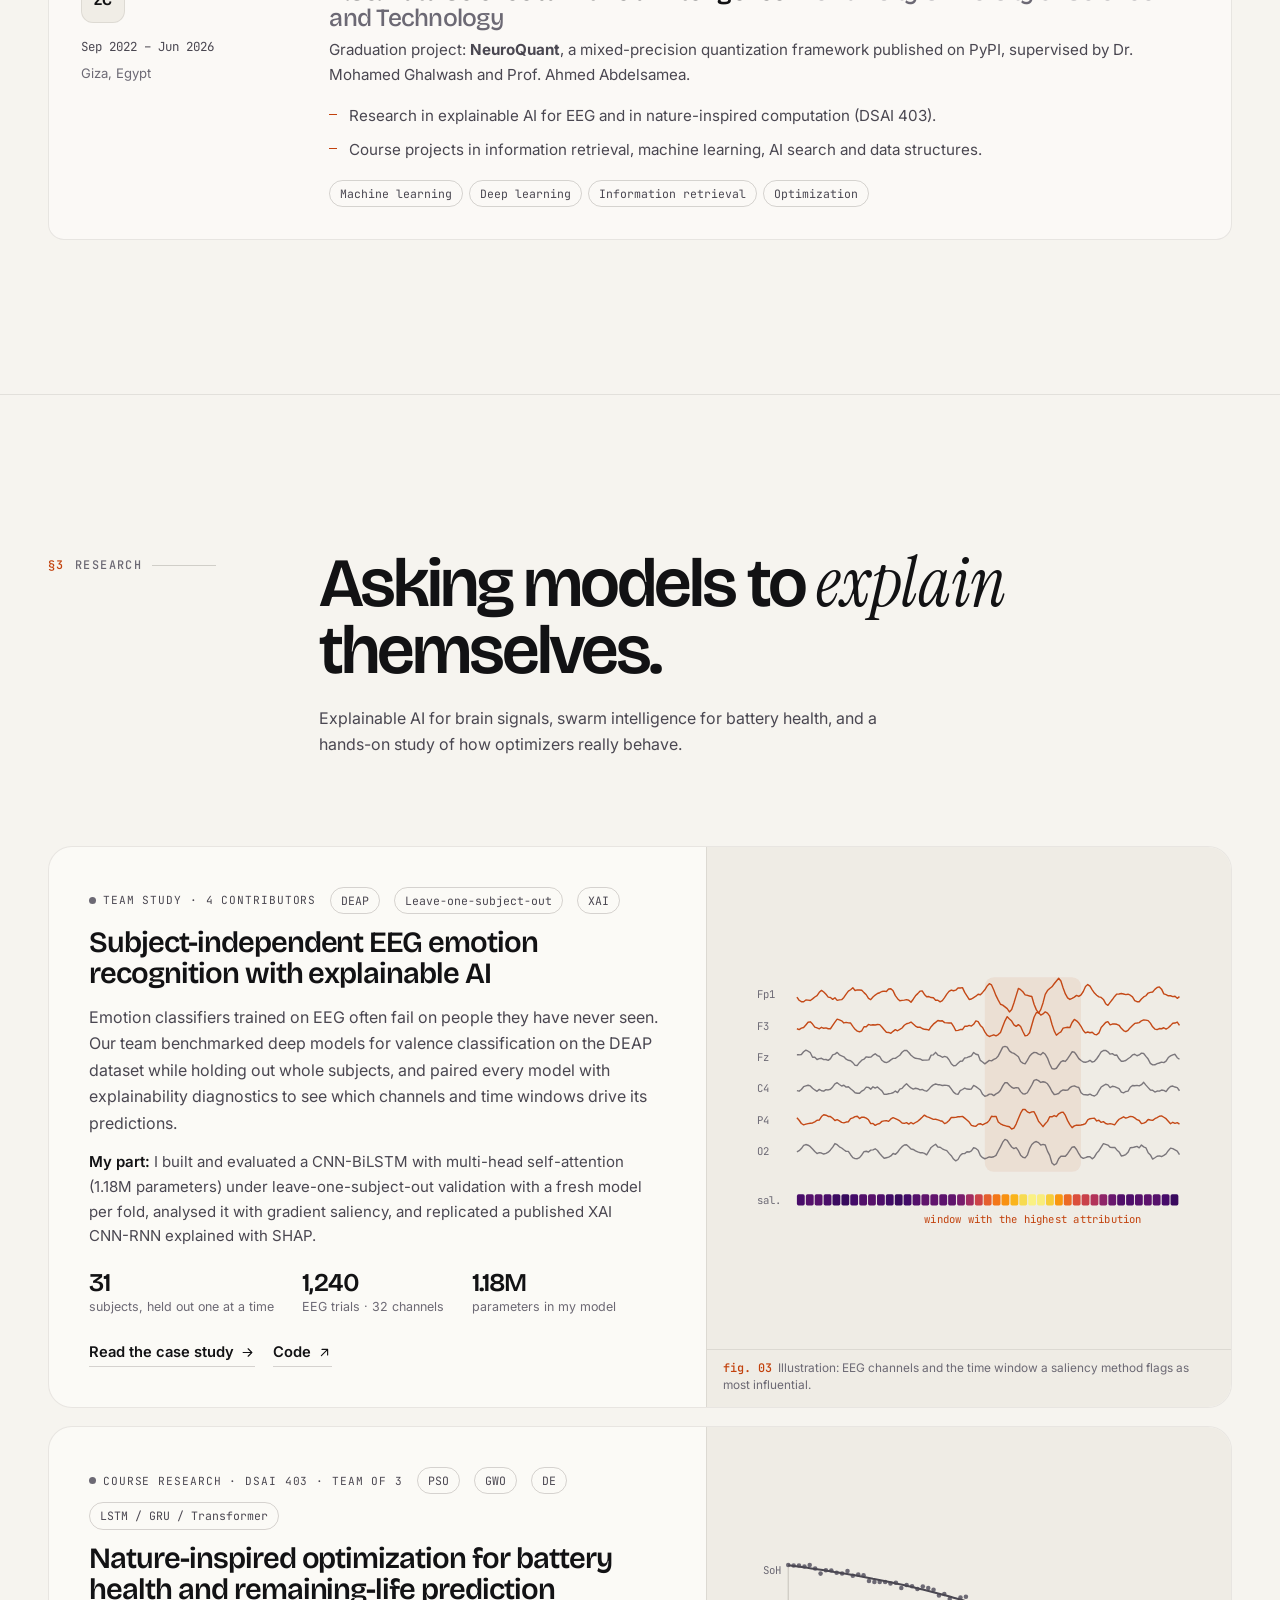
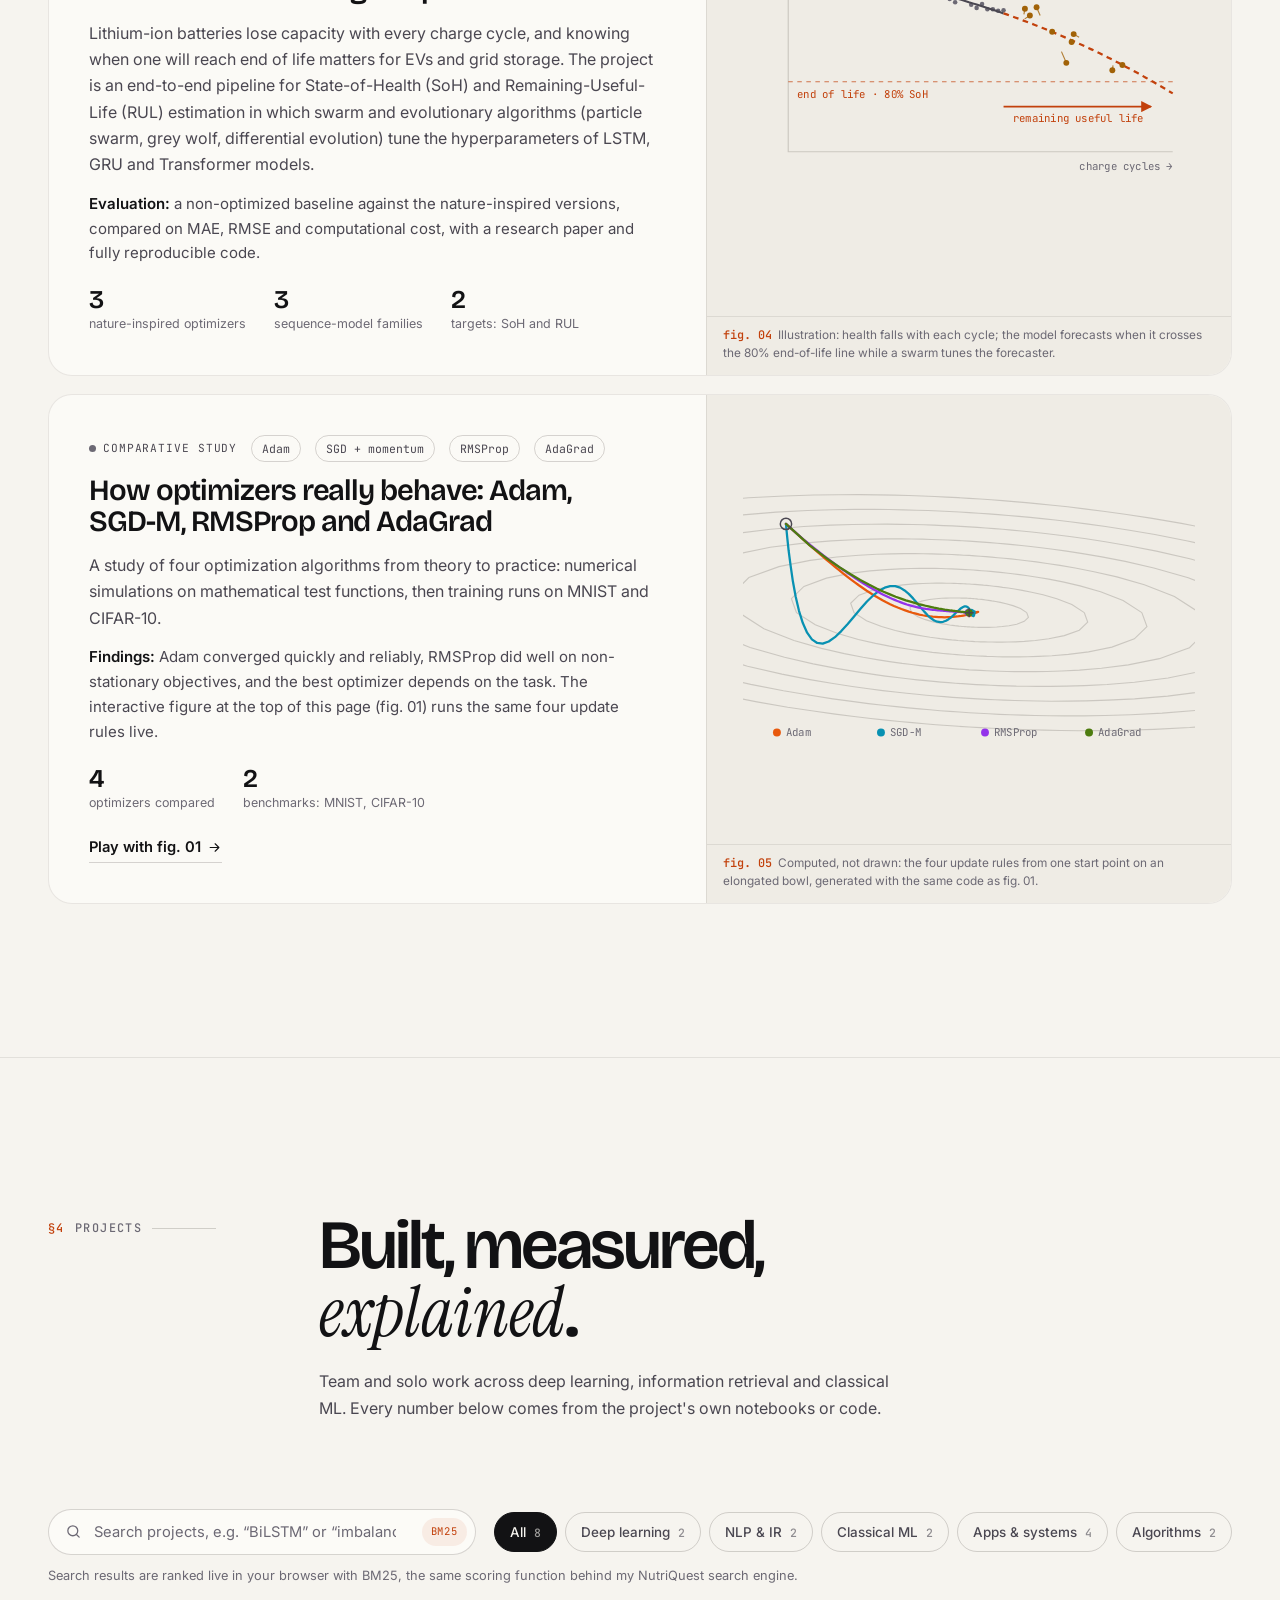
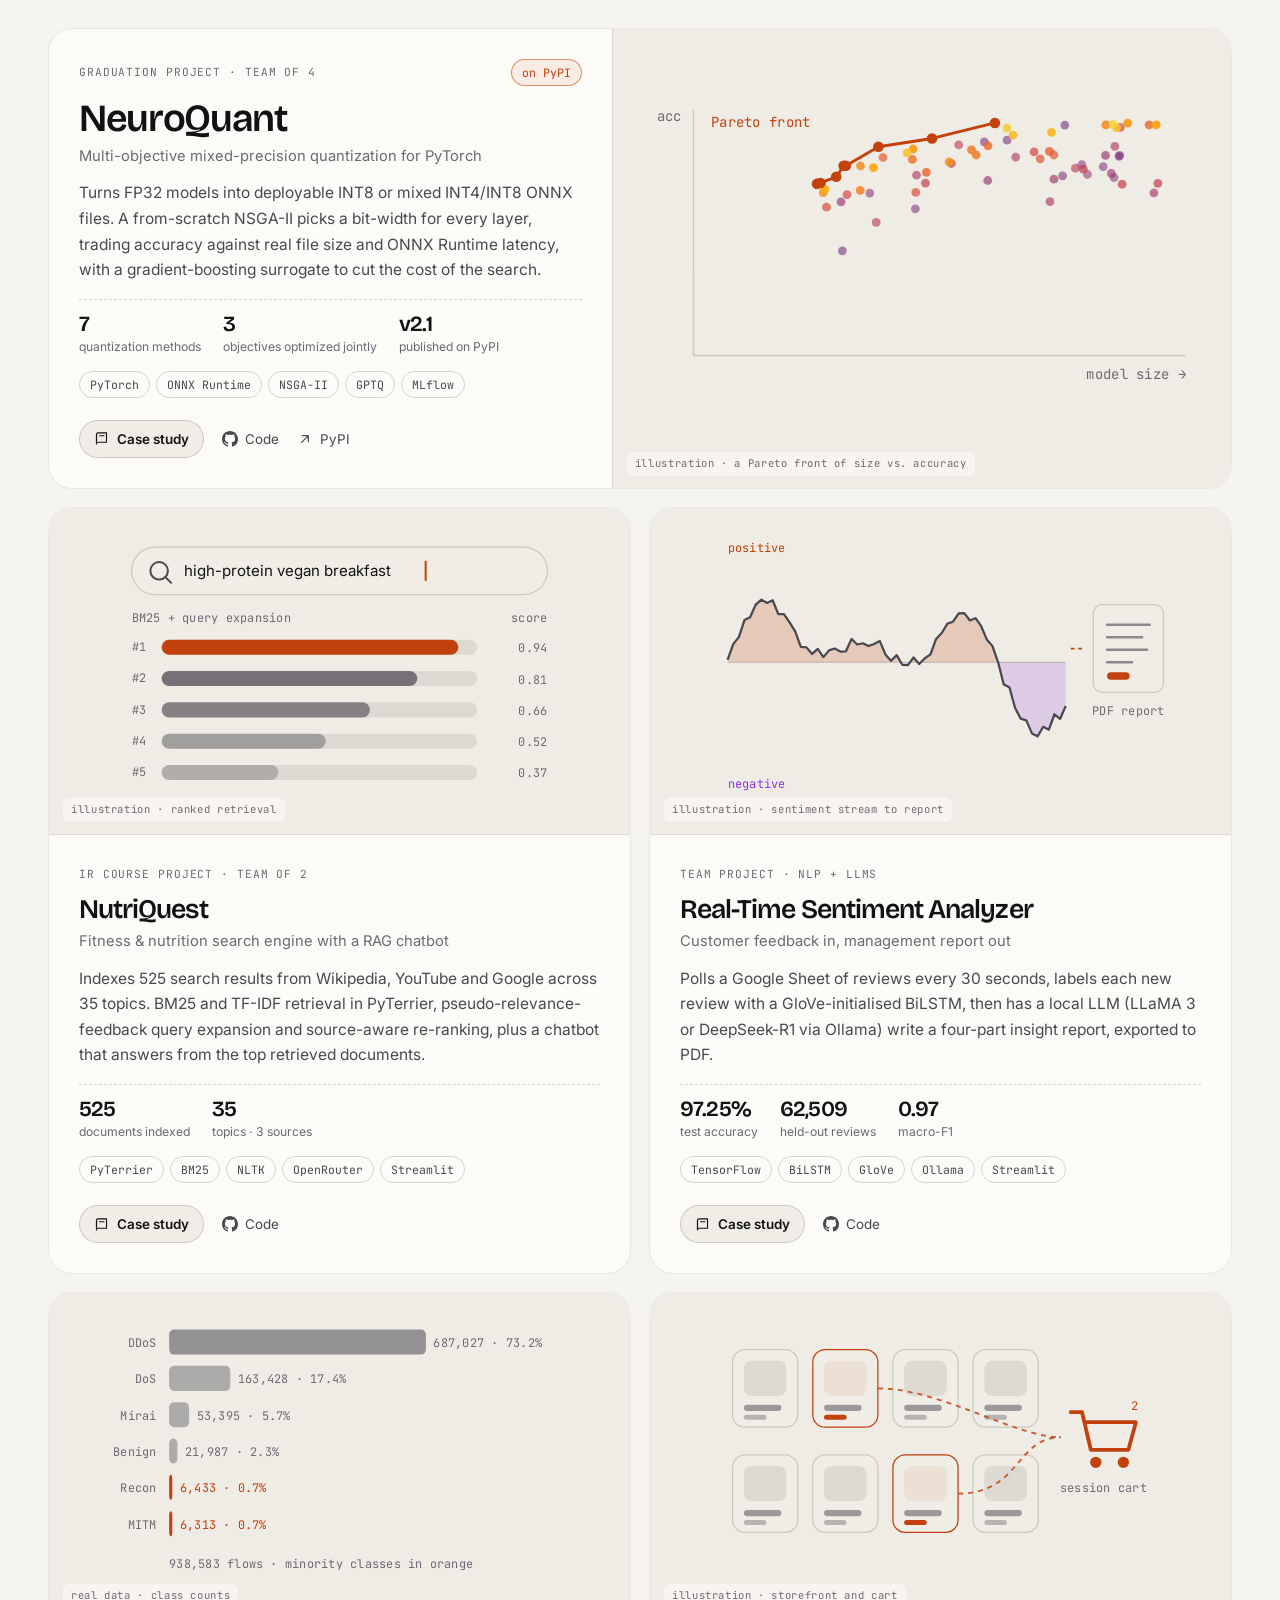
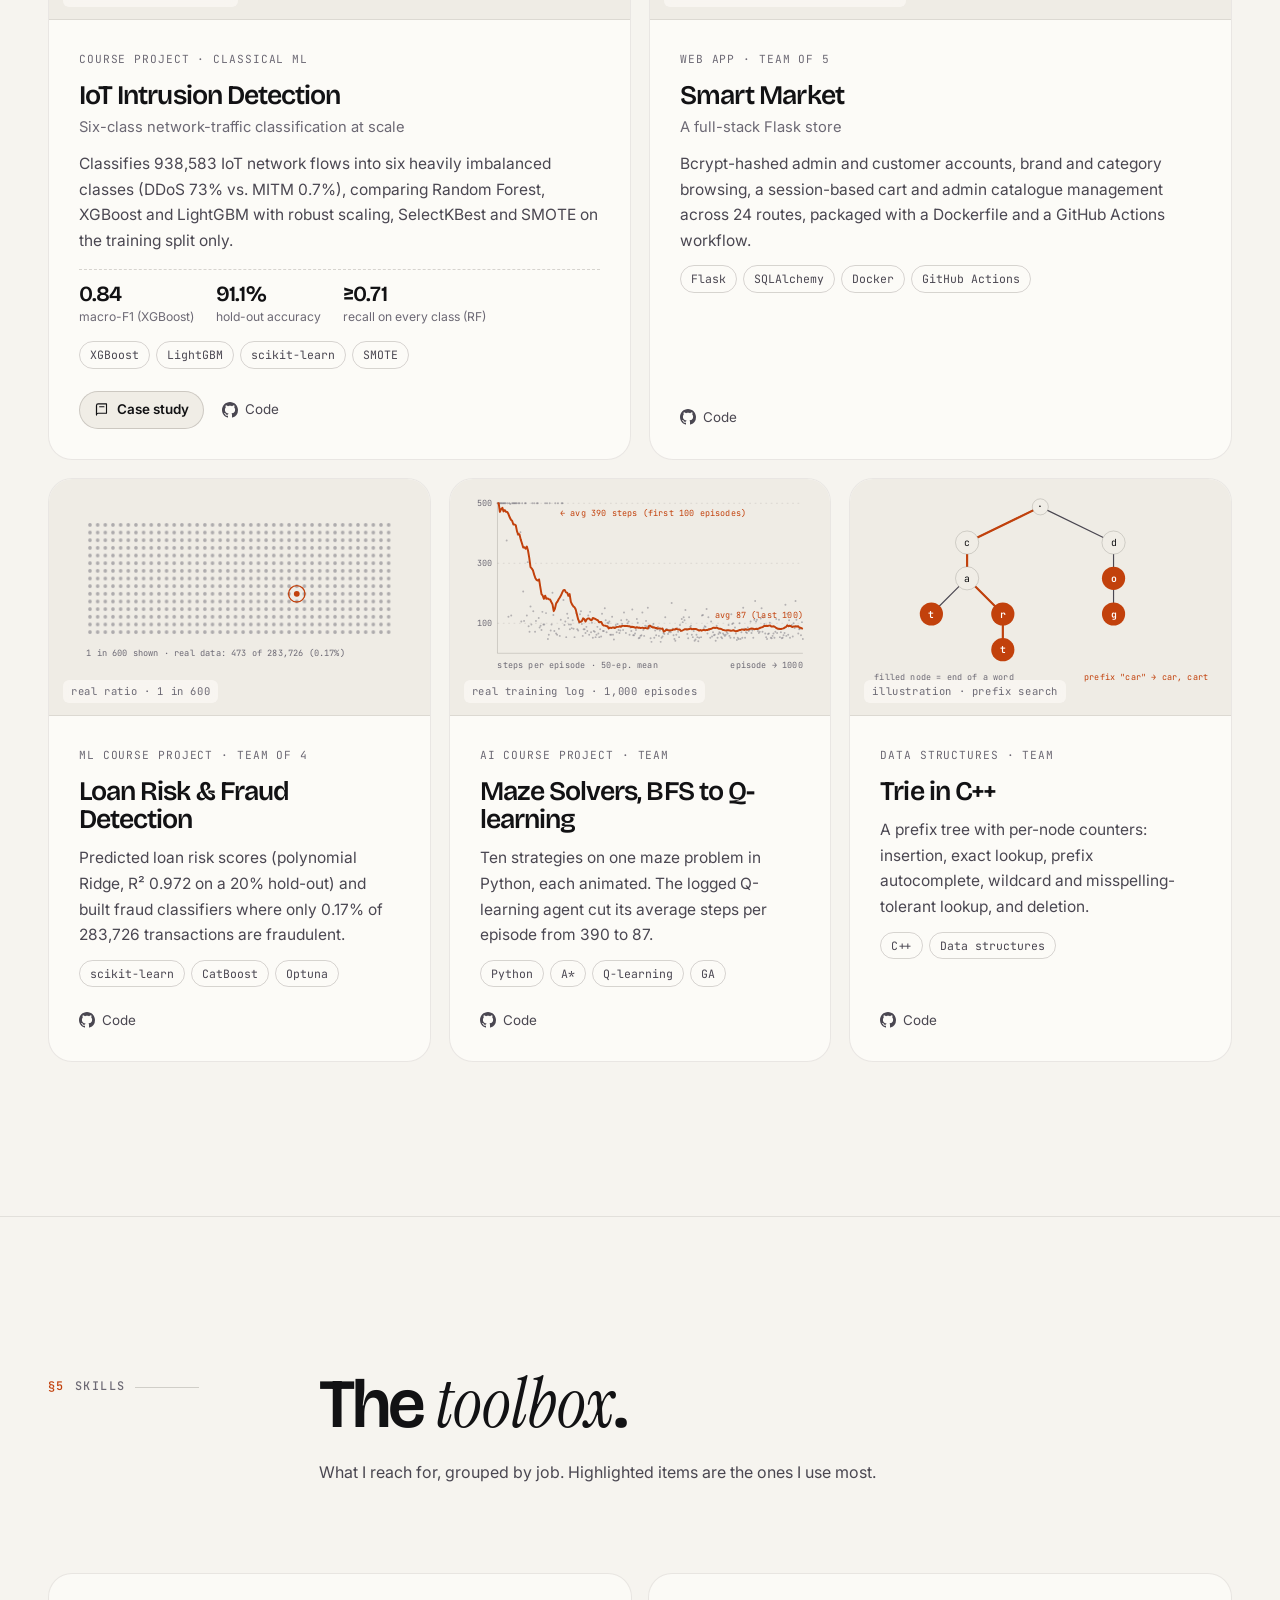
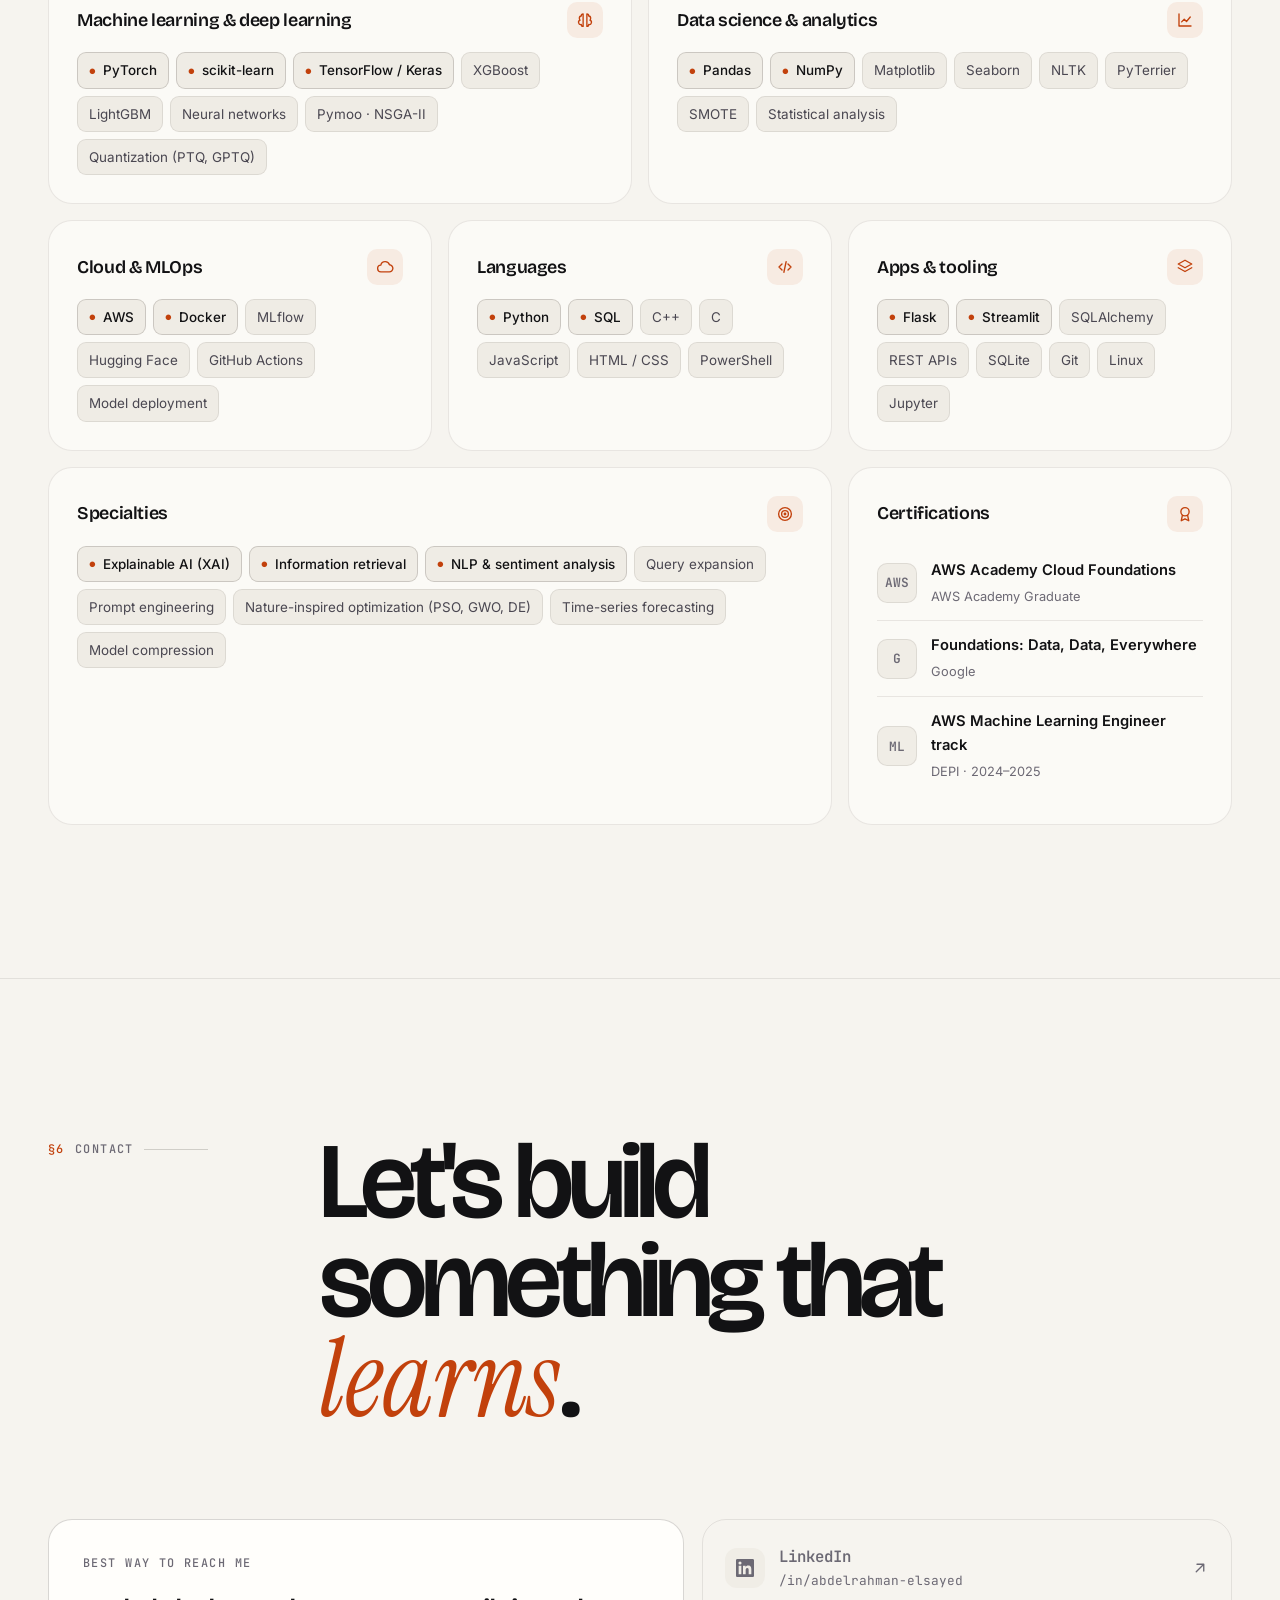
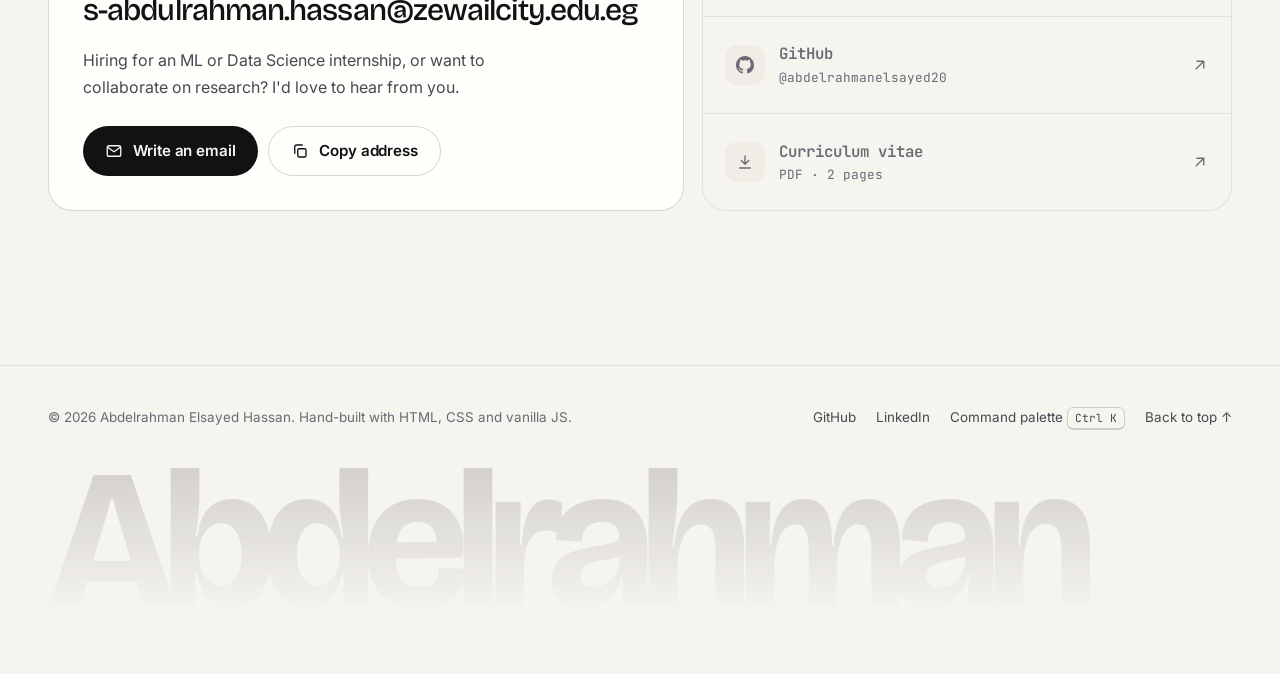
<file: _archive/v1-single-page/index.html>
<!DOCTYPE html>
<html lang="en" data-theme="dark">
<head>
  <meta charset="utf-8">
  <meta name="viewport" content="width=device-width, initial-scale=1, viewport-fit=cover">
  <title>Abdelrahman Elsayed · Machine Learning &amp; Data Science</title>
  <meta name="description" content="Abdelrahman Elsayed: Data Science &amp; AI at Zewail City University. Machine learning, explainable AI, model compression and information retrieval. Open to ML and Data Science internships.">
  <meta name="author" content="Abdelrahman Elsayed Hassan">
  <meta name="theme-color" content="#09090b">
  <meta name="color-scheme" content="dark light">
  <link rel="canonical" href="https://abdelrahmanelsayed20.github.io/">

  <meta property="og:type" content="website">
  <meta property="og:site_name" content="Abdelrahman Elsayed">
  <meta property="og:url" content="https://abdelrahmanelsayed20.github.io/">
  <meta property="og:title" content="Abdelrahman Elsayed · Machine Learning &amp; Data Science">
  <meta property="og:description" content="I train models that learn, then make them leaner, faster and explainable. Open to ML and Data Science internships.">
  <meta property="og:image" content="https://abdelrahmanelsayed20.github.io/assets/img/og-image.png">
  <meta property="og:image:width" content="1200">
  <meta property="og:image:height" content="630">
  <meta property="og:image:alt" content="Abdelrahman Elsayed, Machine Learning and Data Science, with a 3D loss landscape">
  <meta name="twitter:card" content="summary_large_image">
  <meta name="twitter:title" content="Abdelrahman Elsayed · Machine Learning &amp; Data Science">
  <meta name="twitter:description" content="I train models that learn, then make them leaner, faster and explainable.">
  <meta name="twitter:image" content="https://abdelrahmanelsayed20.github.io/assets/img/og-image.png">

  <link rel="icon" href="assets/img/favicon.svg" type="image/svg+xml">
  <link rel="apple-touch-icon" href="assets/img/apple-touch-icon.png">

  <script>
    /* Theme before first paint + progressive-enhancement flag (with a failsafe). */
    (function () {
      var d = document.documentElement, t = null;
      d.classList.add('js');
      try { t = localStorage.getItem('theme'); } catch (e) {}
      if (t !== 'light' && t !== 'dark') {
        t = window.matchMedia && window.matchMedia('(prefers-color-scheme: light)').matches ? 'light' : 'dark';
      }
      d.setAttribute('data-theme', t);
      setTimeout(function () { if (!window.__siteReady) d.classList.remove('js'); }, 4000);
    })();
  </script>

  <link rel="preconnect" href="https://fonts.googleapis.com">
  <link rel="preconnect" href="https://fonts.gstatic.com" crossorigin>
  <link rel="stylesheet" href="https://fonts.googleapis.com/css2?family=Bricolage+Grotesque:opsz,wght@12..96,400..800&amp;family=Instrument+Serif:ital@0;1&amp;family=Inter:wght@400;500;600&amp;family=JetBrains+Mono:wght@400;500&amp;display=swap">
  <link rel="stylesheet" href="assets/css/style.css">

  <script type="application/ld+json">
  {
    "@context": "https://schema.org",
    "@type": "Person",
    "name": "Abdelrahman Elsayed Hassan",
    "alternateName": "Abdelrahman Elsayed",
    "url": "https://abdelrahmanelsayed20.github.io/",
    "image": "https://abdelrahmanelsayed20.github.io/assets/img/og-image.png",
    "jobTitle": "Machine Learning & Data Science",
    "email": "mailto:s-abdulrahman.hassan@zewailcity.edu.eg",
    "address": { "@type": "PostalAddress", "addressLocality": "Giza", "addressCountry": "EG" },
    "affiliation": { "@type": "CollegeOrUniversity", "name": "Zewail City University of Science and Technology" },
    "knowsAbout": ["Machine Learning", "Deep Learning", "Explainable AI", "Model Quantization", "Information Retrieval", "Natural Language Processing", "AWS", "MLOps"],
    "sameAs": ["https://github.com/abdelrahmanelsayed20", "https://www.linkedin.com/in/abdelrahman-elsayed-887232262/"]
  }
  </script>
</head>
<body>
  <!-- Icon sprite -->
  <svg width="0" height="0" style="position:absolute" aria-hidden="true" focusable="false">
    <defs>
      <symbol id="i-arrow" viewBox="0 0 24 24" fill="none" stroke="currentColor" stroke-width="1.8" stroke-linecap="round" stroke-linejoin="round"><path d="M5 12h14M13 6l6 6-6 6"/></symbol>
      <symbol id="i-arrow-ne" viewBox="0 0 24 24" fill="none" stroke="currentColor" stroke-width="1.8" stroke-linecap="round" stroke-linejoin="round"><path d="M7 17 17 7M8 7h9v9"/></symbol>
      <symbol id="i-download" viewBox="0 0 24 24" fill="none" stroke="currentColor" stroke-width="1.8" stroke-linecap="round" stroke-linejoin="round"><path d="M12 4v11M7 10l5 5 5-5M5 20h14"/></symbol>
      <symbol id="i-github" viewBox="0 0 16 16" fill="currentColor"><path d="M8 0C3.58 0 0 3.58 0 8c0 3.54 2.29 6.53 5.47 7.59.4.07.55-.17.55-.38 0-.19-.01-.82-.01-1.49-2.01.37-2.53-.49-2.69-.94-.09-.23-.48-.94-.82-1.13-.28-.15-.68-.52-.01-.53.63-.01 1.08.58 1.23.82.72 1.21 1.87.87 2.33.66.07-.52.28-.87.51-1.07-1.78-.2-3.64-.89-3.64-3.95 0-.87.31-1.59.82-2.15-.08-.2-.36-1.02.08-2.12 0 0 .67-.21 2.2.82.64-.18 1.32-.27 2-.27.68 0 1.36.09 2 .27 1.53-1.04 2.2-.82 2.2-.82.44 1.1.16 1.92.08 2.12.51.56.82 1.27.82 2.15 0 3.07-1.87 3.75-3.65 3.95.29.25.54.73.54 1.48 0 1.07-.01 1.93-.01 2.2 0 .21.15.46.55.38A8.013 8.013 0 0 0 16 8c0-4.42-3.58-8-8-8z"/></symbol>
      <symbol id="i-linkedin" viewBox="0 0 24 24" fill="currentColor"><path d="M20.45 20.45h-3.56v-5.57c0-1.33-.02-3.04-1.85-3.04-1.85 0-2.14 1.45-2.14 2.94v5.67H9.35V9h3.41v1.56h.05c.48-.9 1.64-1.85 3.37-1.85 3.6 0 4.27 2.37 4.27 5.46v6.28zM5.34 7.43a2.06 2.06 0 1 1 0-4.13 2.06 2.06 0 0 1 0 4.13zM7.12 20.45H3.56V9h3.56v11.45zM22.22 0H1.77C.79 0 0 .77 0 1.73v20.54C0 23.23.79 24 1.77 24h20.45c.98 0 1.78-.77 1.78-1.73V1.73C24 .77 23.2 0 22.22 0z"/></symbol>
      <symbol id="i-mail" viewBox="0 0 24 24" fill="none" stroke="currentColor" stroke-width="1.8" stroke-linecap="round" stroke-linejoin="round"><rect x="3" y="5" width="18" height="14" rx="2.5"/><path d="m3.5 7 8.5 6 8.5-6"/></symbol>
      <symbol id="i-sun" viewBox="0 0 24 24" fill="none" stroke="currentColor" stroke-width="1.8" stroke-linecap="round" stroke-linejoin="round"><circle cx="12" cy="12" r="4"/><path d="M12 2.5v2M12 19.5v2M4.6 4.6l1.4 1.4M18 18l1.4 1.4M2.5 12h2M19.5 12h2M4.6 19.4 6 18M18 6l1.4-1.4"/></symbol>
      <symbol id="i-moon" viewBox="0 0 24 24" fill="none" stroke="currentColor" stroke-width="1.8" stroke-linecap="round" stroke-linejoin="round"><path d="M20.5 14.5A8.5 8.5 0 1 1 9.5 3.5a7 7 0 0 0 11 11z"/></symbol>
      <symbol id="i-menu" viewBox="0 0 24 24" fill="none" stroke="currentColor" stroke-width="1.8" stroke-linecap="round"><path d="M4 8.5h16M4 15.5h16"/></symbol>
      <symbol id="i-close" viewBox="0 0 24 24" fill="none" stroke="currentColor" stroke-width="1.8" stroke-linecap="round"><path d="M6 6l12 12M18 6 6 18"/></symbol>
      <symbol id="i-search" viewBox="0 0 24 24" fill="none" stroke="currentColor" stroke-width="1.8" stroke-linecap="round"><circle cx="11" cy="11" r="7"/><path d="m20 20-3.5-3.5"/></symbol>
      <symbol id="i-refresh" viewBox="0 0 24 24" fill="none" stroke="currentColor" stroke-width="1.8" stroke-linecap="round" stroke-linejoin="round"><path d="M20 11a8 8 0 0 0-14.3-4.9L4 8M4 4v4h4M4 13a8 8 0 0 0 14.3 4.9L20 16M20 20v-4h-4"/></symbol>
      <symbol id="i-check" viewBox="0 0 24 24" fill="none" stroke="currentColor" stroke-width="2" stroke-linecap="round" stroke-linejoin="round"><path d="M5 12.5l4.5 4.5L19 7"/></symbol>
      <symbol id="i-copy" viewBox="0 0 24 24" fill="none" stroke="currentColor" stroke-width="1.8" stroke-linecap="round" stroke-linejoin="round"><rect x="9" y="9" width="11" height="11" rx="2"/><path d="M5 15V6a2 2 0 0 1 2-2h8"/></symbol>
      <symbol id="i-book" viewBox="0 0 24 24" fill="none" stroke="currentColor" stroke-width="1.8" stroke-linecap="round" stroke-linejoin="round"><path d="M4 5.5A2.5 2.5 0 0 1 6.5 3H20v15H6.5A2.5 2.5 0 0 0 4 20.5z"/><path d="M4 20.5v-15M9 7.5h7"/></symbol>
      <symbol id="i-brain" viewBox="0 0 24 24" fill="none" stroke="currentColor" stroke-width="1.8" stroke-linecap="round" stroke-linejoin="round"><path d="M9.5 4A2.5 2.5 0 0 0 7 6.5v.2A3 3 0 0 0 4.5 10a3 3 0 0 0 1 2.2A3 3 0 0 0 7 18a2.5 2.5 0 0 0 2.5 2.5V4zM14.5 4A2.5 2.5 0 0 1 17 6.5v.2a3 3 0 0 1 2.5 3.3 3 3 0 0 1-1 2.2A3 3 0 0 1 17 18a2.5 2.5 0 0 1-2.5 2.5V4z"/></symbol>
      <symbol id="i-chart" viewBox="0 0 24 24" fill="none" stroke="currentColor" stroke-width="1.8" stroke-linecap="round" stroke-linejoin="round"><path d="M4 4v16h16"/><path d="m7.5 14.5 3.5-3.5 3 3 5-6"/></symbol>
      <symbol id="i-cloud" viewBox="0 0 24 24" fill="none" stroke="currentColor" stroke-width="1.8" stroke-linecap="round" stroke-linejoin="round"><path d="M7 18.5a4.5 4.5 0 0 1-.6-9A6 6 0 0 1 18 9a4.75 4.75 0 0 1-.5 9.5z"/></symbol>
      <symbol id="i-code" viewBox="0 0 24 24" fill="none" stroke="currentColor" stroke-width="1.8" stroke-linecap="round" stroke-linejoin="round"><path d="m8 8-4 4 4 4M16 8l4 4-4 4M13.5 5l-3 14"/></symbol>
      <symbol id="i-layers" viewBox="0 0 24 24" fill="none" stroke="currentColor" stroke-width="1.8" stroke-linecap="round" stroke-linejoin="round"><path d="m12 3 9 5-9 5-9-5z"/><path d="m3 13 9 5 9-5"/></symbol>
      <symbol id="i-target" viewBox="0 0 24 24" fill="none" stroke="currentColor" stroke-width="1.8" stroke-linecap="round" stroke-linejoin="round"><circle cx="12" cy="12" r="8.5"/><circle cx="12" cy="12" r="4.5"/><circle cx="12" cy="12" r="1"/></symbol>
      <symbol id="i-award" viewBox="0 0 24 24" fill="none" stroke="currentColor" stroke-width="1.8" stroke-linecap="round" stroke-linejoin="round"><circle cx="12" cy="9" r="5.5"/><path d="M8.5 13.8 7 21l5-2.6 5 2.6-1.5-7.2"/></symbol>
    </defs>
  </svg>

  <a class="skip-link" href="#main">Skip to content</a>
  <div class="bg" aria-hidden="true"><div class="bg-dots"></div><div class="bg-glow"></div></div>

  <!-- ================================================================ NAV -->
  <header>
    <nav class="nav" aria-label="Primary">
      <a class="brand" href="#top" aria-label="Abdelrahman Elsayed, back to top">AE</a>
      <div class="nav-links">
        <span class="nav-indicator" aria-hidden="true"></span>
        <a href="#about">About</a>
        <a href="#experience">Experience</a>
        <a href="#research">Research</a>
        <a href="#projects">Projects</a>
        <a href="#skills">Skills</a>
        <a href="#contact">Contact</a>
      </div>
      <span class="nav-sep" aria-hidden="true"></span>
      <div class="nav-right">
        <button class="icon-btn kbd-btn" type="button" data-palette aria-label="Open command palette" title="Command palette"><span class="kbd" data-kbd-mod>Ctrl K</span></button>
        <button class="icon-btn theme-toggle" type="button" aria-label="Switch theme" title="Toggle theme">
          <svg class="moon" aria-hidden="true"><use href="#i-moon"/></svg>
          <svg class="sun" aria-hidden="true"><use href="#i-sun"/></svg>
        </button>
        <a class="nav-cta" href="assets/Abdelrahman-Elsayed-CV.pdf" target="_blank" rel="noopener">CV <svg aria-hidden="true"><use href="#i-arrow-ne"/></svg></a>
        <button class="icon-btn menu-btn" type="button" aria-expanded="false" aria-controls="mobile-menu" aria-label="Open menu">
          <svg class="ic-open" aria-hidden="true"><use href="#i-menu"/></svg>
          <svg class="ic-close" aria-hidden="true"><use href="#i-close"/></svg>
        </button>
      </div>
      <span class="nav-progress" aria-hidden="true"></span>
    </nav>
  </header>

  <div class="mobile-menu" id="mobile-menu" inert>
    <a href="#about" style="--i:0">About <span>01</span></a>
    <a href="#experience" style="--i:1">Experience <span>02</span></a>
    <a href="#research" style="--i:2">Research <span>03</span></a>
    <a href="#projects" style="--i:3">Projects <span>04</span></a>
    <a href="#skills" style="--i:4">Skills <span>05</span></a>
    <a href="#contact" style="--i:5">Contact <span>06</span></a>
    <div class="mobile-cta">
      <a class="btn btn-primary btn-sm" href="assets/Abdelrahman-Elsayed-CV.pdf" target="_blank" rel="noopener">Download CV</a>
      <button class="btn btn-ghost btn-sm" type="button" data-copy-email>Copy email</button>
    </div>
  </div>

  <main id="main">
    <!-- ============================================================ HERO -->
    <section class="hero" id="top" aria-label="Introduction">
      <div class="container">
        <div class="hero-grid">
          <div class="hero-copy">
            <div class="hero-overline hero-fade" style="--d:0">
              <span class="chip-status"><span class="pulse" aria-hidden="true"></span><b>Open to internships</b> · ML &amp; Data Science</span>
            </div>

            <h1 class="hero-name" aria-label="Abdelrahman Elsayed">
              <span class="line line-1" aria-hidden="true" data-split>Abdelrahman</span>
              <span class="line line-2" aria-hidden="true" data-split>Elsayed<span class="dot">.</span></span>
            </h1>

            <p class="hero-lead hero-fade" style="--d:1">I train models that <em>learn</em>, then make them leaner, faster and <em>explainable</em>.</p>

            <p class="hero-sub hero-fade" style="--d:2">
              Data Science &amp; AI at Zewail City University. I completed the AWS Machine Learning Engineer
              track at DEPI, was part of the four-person team behind NeuroQuant (a model-compression framework
              on PyPI), and have taught Python &amp; AI to 100+ students.
            </p>

            <div class="hero-actions hero-fade" style="--d:3">
              <a class="btn btn-primary" href="#projects" data-magnetic>See my work <svg aria-hidden="true"><use href="#i-arrow"/></svg></a>
              <a class="btn btn-ghost" href="assets/Abdelrahman-Elsayed-CV.pdf" target="_blank" rel="noopener"><svg class="dl" aria-hidden="true"><use href="#i-download"/></svg> Download CV</a>
            </div>

            <div class="hero-links hero-fade" style="--d:4">
              <a href="https://github.com/abdelrahmanelsayed20" target="_blank" rel="noopener"><svg aria-hidden="true"><use href="#i-github"/></svg> GitHub</a>
              <a href="https://www.linkedin.com/in/abdelrahman-elsayed-887232262/" target="_blank" rel="noopener"><svg aria-hidden="true"><use href="#i-linkedin"/></svg> LinkedIn</a>
              <a href="mailto:s-abdulrahman.hassan@zewailcity.edu.eg"><svg aria-hidden="true"><use href="#i-mail"/></svg> Email</a>
              <span class="hero-loc mono">Giza, Egypt</span>
            </div>
          </div>

          <!-- fig. 01: the optimizer lab -->
          <figure class="lab hero-fade" style="--d:2" aria-labelledby="lab-title">
            <div class="lab-head">
              <span class="lab-live" aria-hidden="true"></span>
              <span class="lab-fig">fig. 01</span>
              <span class="lab-title" id="lab-title">Four optimizers racing down a loss landscape</span>
              <span class="lab-step" id="lab-step" aria-hidden="true">step 0000</span>
            </div>
            <div class="lab-stage">
              <canvas id="lab-canvas" tabindex="0" role="img" aria-label="Interactive 3D loss landscape. Adam, SGD with momentum, RMSProp and AdaGrad race to the minimum. Drag to rotate, click the surface to choose a new starting point, or press Enter for a new race."></canvas>
              <div class="lab-tip" id="lab-tip" hidden></div>
              <span class="lab-hint" aria-hidden="true">drag to orbit · click to drop a start point</span>
            </div>
            <p class="lab-note" id="lab-note">Loading the landscape…</p>
            <ul class="lab-legend" id="lab-legend" aria-label="Optimizer status"></ul>
            <div class="lab-foot">
              <div class="seg" role="group" aria-label="Loss landscape">
                <button type="button" aria-pressed="true" data-land="0">Twin valleys</button>
                <button type="button" aria-pressed="false" data-land="1">Himmelblau</button>
                <button type="button" aria-pressed="false" data-land="2">Rosenbrock</button>
              </div>
              <button type="button" class="lab-restart" id="lab-restart"><svg aria-hidden="true"><use href="#i-refresh"/></svg> New race</button>
            </div>
            <figcaption class="lab-caption">The real update rules run live in your browser. Inspired by my comparative study of optimizers (<a class="accent" href="#research-optimizers">§3</a>).</figcaption>
          </figure>
        </div>

        <!-- proof strip -->
        <div class="proof reveal" aria-label="Highlights">
          <div class="proof-item">
            <span class="proof-num"><span data-count="7">7</span></span>
            <span class="proof-label">quantization methods in NeuroQuant, our graduation project published on PyPI</span>
            <span class="proof-src">NeuroQuant · team of 4</span>
          </div>
          <div class="proof-item">
            <span class="proof-num"><span data-count="938">938</span><span class="unit">K</span></span>
            <span class="proof-label">IoT network flows classified into 6 traffic classes, at 0.84 macro-F1</span>
            <span class="proof-src">Intrusion detection · XGBoost</span>
          </div>
          <div class="proof-item">
            <span class="proof-num"><span data-count="97.25" data-decimals="2">97.25</span><span class="unit">%</span></span>
            <span class="proof-label">test accuracy of a BiLSTM sentiment model on 62,509 held-out reviews</span>
            <span class="proof-src">Sentiment analyzer · team</span>
          </div>
          <div class="proof-item">
            <span class="proof-num"><span data-count="100">100</span><span class="unit">+</span></span>
            <span class="proof-label">students aged 10–15 taught Python, AI and game development</span>
            <span class="proof-src">iSchool · since 2024</span>
          </div>
        </div>
      </div>
    </section>

    <!-- =========================================================== ABOUT -->
    <section class="section" id="about" aria-labelledby="about-title">
      <div class="container">
        <div class="section-head reveal">
          <div class="section-index eyebrow"><span class="num">§1</span> About</div>
          <h2 class="section-title" id="about-title">Curious about <em>why</em> models work, not only whether they do.</h2>
        </div>

        <div class="about-grid">
          <div class="prose">
            <p class="lede reveal">I'm Abdelrahman, from Zewail City University's Data Science &amp; AI program, and I love the whole arc of a machine-learning problem: from messy data, to a model that works, to a model you can <em>trust</em>.</p>
            <p class="reveal">Most of my work sits where research meets engineering. My graduation project, <strong>NeuroQuant</strong>, is a model-compression framework our four-person team published on PyPI: an evolutionary search (NSGA-II) picks INT4 or INT8 precision for every layer, trading accuracy against real file size and latency. In a team study on <strong>EEG emotion recognition</strong> I built an attention-based CNN-BiLSTM, evaluated it on people it had never seen, and used saliency maps and SHAP to check <em>what</em> the models actually learned.</p>
            <p class="reveal">Through Egypt's <strong>DEPI</strong> program I completed the AWS Machine Learning Engineer track (cloud ML pipelines, MLflow, Hugging Face). I enjoy shipping things end to end: Streamlit apps backed by deep-learning models and local LLMs, BM25 search engines with a RAG chatbot on top, and Flask web apps in Docker.</p>
            <p class="reveal">I also teach. Explaining Python and AI to 100+ kids aged 10–15 at iSchool taught me to make complex ideas simple, which turns out to be just as useful in a code review or a research meeting.</p>
            <p class="reveal">Right now I'm looking for an <strong>ML or Data Science internship</strong> where I can learn from strong engineers and ship models that matter.</p>

            <ul class="now reveal" aria-label="Recent focus">
              <li><span>Graduation</span><span>NeuroQuant: mixed-precision quantization, published on PyPI</span></li>
              <li><span>Research</span><span>Explainable EEG emotion recognition · swarm optimization for battery health</span></li>
              <li><span>Teaching</span><span>Python and AI fundamentals at iSchool</span></li>
              <li><span>Looking for</span><span><b>ML / Data Science internships</b>, remote or on-site</span></li>
            </ul>
          </div>

          <aside class="model-card reveal" style="--d:2" aria-label="Model card: a quick summary">
            <div class="model-card-cover">
              <canvas id="cover-canvas" aria-hidden="true"></canvas>
              <!-- Want a photo here? Save it as assets/img/portrait.jpg and uncomment the next line.
              <img src="assets/img/portrait.jpg" alt="Portrait of Abdelrahman Elsayed" width="800" height="500"> -->
              <span class="cover-tag">model card</span>
              <span class="monogram" aria-hidden="true">A<i>E</i></span>
            </div>
            <div class="model-card-body">
              <div class="model-card-title"><h3>abdelrahman-elsayed</h3><span>v2026</span></div>
              <dl class="spec">
                <dt>Architecture</dt><dd>B.Sc. Data Science &amp; AI, <b>Zewail City University</b></dd>
                <dt>Trained on</dt><dd>Coursework, the DEPI AWS ML Engineer track, research in XAI and optimization, and 8 public projects</dd>
                <dt>Strengths</dt><dd>PyTorch · explainable AI · model compression · information retrieval · end-to-end ML apps</dd>
                <dt>Intended use</dt><dd><b>ML / Data Science internships</b>, research engineering</dd>
                <dt>Deployed in</dt><dd>Giza, Egypt · remote-friendly</dd>
                <dt>Known quirk</dt><dd>Can explain backpropagation to a 12-year-old.</dd>
              </dl>
            </div>
          </aside>
        </div>
      </div>
    </section>

    <!-- ====================================================== EXPERIENCE -->
    <section class="section" id="experience" aria-labelledby="exp-title">
      <div class="container">
        <div class="section-head reveal">
          <div class="section-index eyebrow"><span class="num">§2</span> Experience</div>
          <div>
            <h2 class="section-title" id="exp-title">Cloud ML training, <em>and</em> years at the whiteboard.</h2>
            <p class="section-sub">Hands-on AWS machine-learning engineering on one side, and teaching on the other, which keeps my explanations honest.</p>
          </div>
        </div>

        <div class="gantt reveal" role="figure" aria-label="Timeline from 2022 to today: B.Sc. at Zewail City from September 2022 to June 2026, coding instructor at iSchool since June 2024, AWS ML Engineer trainee at DEPI from November 2024 to May 2025, and part-time coding instructor at Bareeq Academy from June to August 2025.">
          <div class="gantt-head">
            <span class="eyebrow">fig. 02 · timeline, 2022 to today</span>
          </div>
          <div class="gantt-track">
            <div class="gantt-axis" aria-hidden="true">
              <span style="--y:2023">2023</span><span style="--y:2024">2024</span><span style="--y:2025">2025</span><span style="--y:2026">2026</span>
            </div>
            <div class="gantt-rows">
              <div class="gantt-row">
                <div class="gantt-label"><b>Zewail City University</b>B.Sc. Data Science &amp; AI</div>
                <div class="gantt-lane"><span class="gantt-bar" style="--from:2022.667;--to:2026.5;--bar:var(--text-2);--i:0"></span></div>
              </div>
              <div class="gantt-row">
                <div class="gantt-label"><b>iSchool</b>Coding Instructor</div>
                <div class="gantt-lane"><span class="gantt-bar ongoing" data-ongoing style="--from:2024.417;--to:2026.9;--bar:var(--c-sgdm);--i:1"></span></div>
              </div>
              <div class="gantt-row">
                <div class="gantt-label"><b>DEPI</b>AWS ML Engineer Trainee</div>
                <div class="gantt-lane"><span class="gantt-bar" style="--from:2024.833;--to:2025.417;--bar:var(--accent);--i:2"></span></div>
              </div>
              <div class="gantt-row">
                <div class="gantt-label"><b>Bareeq Academy</b>Part-time Instructor</div>
                <div class="gantt-lane"><span class="gantt-bar" style="--from:2025.417;--to:2025.667;--bar:var(--c-rmsprop);--i:3"></span></div>
              </div>
            </div>
            <div class="gantt-today" aria-hidden="true"><span>today</span></div>
          </div>
        </div>

        <div class="roles">
          <article class="role featured reveal">
            <div class="role-when">
              <span class="logo-chip" aria-hidden="true">DE</span>
              <span class="dates">Nov 2024 – May 2025</span>
              <span class="where">Remote</span>
            </div>
            <div>
              <h3>AWS Machine Learning Engineer Trainee <span class="org">· DEPI</span></h3>
              <p class="role-kicker">Digital Egypt Pioneers Initiative, a national tech-talent training program.</p>
              <ul>
                <li>Completed the AWS Machine Learning Engineer track: cloud-based ML solutions, data-engineering pipelines and MLOps practices.</li>
                <li>Managed the model lifecycle with <b>MLflow</b> and <b>Hugging Face</b>.</li>
                <li>Applied prompt-engineering techniques to optimize model behaviour, working with cross-functional teammates.</li>
                <li>Delivered a capstone project: an end-to-end ML pipeline on AWS infrastructure.</li>
              </ul>
              <div class="tags"><span class="tag hot">AWS</span><span class="tag">MLflow</span><span class="tag">Hugging Face</span><span class="tag">MLOps</span><span class="tag">Prompt engineering</span></div>
            </div>
          </article>

          <article class="role reveal">
            <div class="role-when">
              <span class="logo-chip" aria-hidden="true">iS</span>
              <span class="dates">Jun 2024 – Present</span>
              <span class="where">Cairo, Egypt</span>
            </div>
            <div>
              <h3>Coding Instructor <span class="org">· iSchool</span></h3>
              <p class="role-kicker">Programming and artificial-intelligence fundamentals for learners aged 10–15.</p>
              <ul>
                <li>Taught programming fundamentals and AI to <b>100+ young learners</b>.</li>
                <li>Designed a curriculum covering Python programming and game development with the Godot engine.</li>
                <li>Built engaging materials that grow critical thinking and problem solving, and simplified complex technical ideas for young students.</li>
              </ul>
              <div class="waffle-wrap">
                <div class="waffle" data-waffle="100" role="img" aria-label="A grid of 100 squares, one for each student taught"></div>
                <p class="waffle-cap"><b>100+</b> students, one square each</p>
              </div>
              <div class="tags"><span class="tag">Python</span><span class="tag">Godot</span><span class="tag">Curriculum design</span><span class="tag">Communication</span></div>
            </div>
          </article>

          <article class="role reveal">
            <div class="role-when">
              <span class="logo-chip" aria-hidden="true">BA</span>
              <span class="dates">Jun 2025 – Aug 2025</span>
              <span class="where">Cairo, Egypt</span>
            </div>
            <div>
              <h3>Part-time Coding Instructor <span class="org">· Bareeq Academy</span></h3>
              <p class="role-kicker">Python from zero for beginner students.</p>
              <ul>
                <li>Taught structured lessons on variables, control flow, functions and object-oriented concepts.</li>
                <li>Designed hands-on exercises and mini-projects that built students' confidence writing and debugging their own code.</li>
                <li>Connected Python to real data-science and AI applications to inspire students beyond the classroom.</li>
              </ul>
              <div class="tags"><span class="tag">Python</span><span class="tag">OOP</span><span class="tag">Teaching</span></div>
            </div>
          </article>

          <article class="role reveal">
            <div class="role-when">
              <span class="logo-chip" aria-hidden="true">ZC</span>
              <span class="dates">Sep 2022 – Jun 2026</span>
              <span class="where">Giza, Egypt</span>
            </div>
            <div>
              <h3>B.Sc. Data Science &amp; Artificial Intelligence <span class="org">· Zewail City University of Science and Technology</span></h3>
              <p class="role-kicker">Graduation project: <b>NeuroQuant</b>, a mixed-precision quantization framework published on PyPI, supervised by Dr. Mohamed Ghalwash and Prof. Ahmed Abdelsamea.</p>
              <ul>
                <li>Research in explainable AI for EEG and in nature-inspired computation (DSAI 403).</li>
                <li>Course projects in information retrieval, machine learning, AI search and data structures.</li>
              </ul>
              <div class="tags"><span class="tag">Machine learning</span><span class="tag">Deep learning</span><span class="tag">Information retrieval</span><span class="tag">Optimization</span></div>
            </div>
          </article>
        </div>
      </div>
    </section>

    <!-- ======================================================== RESEARCH -->
    <section class="section" id="research" aria-labelledby="research-title">
      <div class="container">
        <div class="section-head reveal">
          <div class="section-index eyebrow"><span class="num">§3</span> Research</div>
          <div>
            <h2 class="section-title" id="research-title">Asking models to <em>explain</em> themselves.</h2>
            <p class="section-sub">Explainable AI for brain signals, swarm intelligence for battery health, and a hands-on study of how optimizers really behave.</p>
          </div>
        </div>

        <div class="papers">
          <article class="paper reveal" id="research-eeg">
            <div class="paper-body">
              <div class="paper-meta">
                <span class="status">Team study · 4 contributors</span>
                <span class="tag">DEAP</span><span class="tag">Leave-one-subject-out</span><span class="tag">XAI</span>
              </div>
              <h3>Subject-independent EEG emotion recognition with explainable AI</h3>
              <p>Emotion classifiers trained on EEG often fail on people they have never seen. Our team benchmarked deep models for valence classification on the DEAP dataset while holding out whole subjects, and paired every model with explainability diagnostics to see which channels and time windows drive its predictions.</p>
              <p class="contrib"><b>My part:</b> I built and evaluated a CNN-BiLSTM with multi-head self-attention (1.18M parameters) under leave-one-subject-out validation with a fresh model per fold, analysed it with gradient saliency, and replicated a published XAI CNN-RNN explained with SHAP.</p>
              <div class="paper-stats">
                <div><strong>31</strong><span>subjects, held out one at a time</span></div>
                <div><strong>1,240</strong><span>EEG trials · 32 channels</span></div>
                <div><strong>1.18M</strong><span>parameters in my model</span></div>
              </div>
              <div class="paper-links">
                <button class="link-arrow" type="button" data-case="eeg">Read the case study <svg aria-hidden="true"><use href="#i-arrow"/></svg></button>
                <a class="link-arrow" href="https://github.com/abdelrahmanelsayed20/DEAP-Emotion-XAI" target="_blank" rel="noopener">Code <svg aria-hidden="true"><use href="#i-arrow-ne"/></svg></a>
              </div>
            </div>
            <div class="paper-visual">
              <figure>
                <div class="art"><svg class="art" data-art="eeg" viewBox="0 0 400 236" role="img" aria-label="Six EEG channels with a time window of high model attribution highlighted, and a saliency strip below" preserveAspectRatio="xMidYMid meet"><rect x="214" y="10" width="86" height="174" rx="8" class="soft-f"/><text x="10" y="29" class="lbl">Fp1</text><polyline points="46,27.8 48,30.6 50,31.9 52,31.9 54,30.4 56,30.5 58,30.8 60,29.4 62,27.7 64,26.5 66,23.5 68,21.8 70,23.2 72,25.3 74,27.8 76,28.2 78,29.8 80,28.4 82,30.7 84,30.3 86,30.1 88,28.1 90,25.1 92,22.5 94,21.2 96,19.5 98,21.9 100,21.4 102,21.4 104,21.7 106,23.8 108,25.7 110,29 112,30.1 114,27.7 116,26 118,24.6 120,23.9 122,22.8 124,22.5 126,22.8 128,20.5 130,20.4 132,22.2 134,26.5 136,29.2 138,31.1 140,30.7 142,30.5 144,30.1 146,30.6 148,32.4 150,29.7 152,26.6 154,24.7 156,22.5 158,22.3 160,25.4 162,27.5 164,27.3 166,28.2 168,28.4 170,30.6 172,30.6 174,32.1 176,30.9 178,28.3 180,25.1 182,22.7 184,21.5 186,22.1 188,21.6 190,19.6 192,19.7 194,19.3 196,23.6 198,26.8 200,29.9 202,29.5 204,28.2 206,27 208,25.3 210,25.7 212,23.6 214,21.3 216,18 218,15.8 220,16.9 222,21.5 224,26.5 226,30.5 228,34.2 230,35 232,36.5 234,38.1 236,41.1 238,38.9 240,33.1 242,26.5 244,20.1 246,21.2 248,23 250,25.8 252,26.2 254,26.8 256,27.3 258,34.2 260,39 262,42.2 264,39 266,33 268,25.4 270,22 272,20.1 274,18.6 276,15.9 278,13.4 280,11 282,13.4 284,19.6 286,25 288,28.5 290,29.9 292,28.9 294,27.8 296,26.3 298,27.2 300,25.8 302,22.8 304,18.4 306,16.6 308,18 310,21.3 312,24.2 314,26.1 316,27.6 318,28.1 320,29.9 322,33.7 324,35.2 326,32.5 328,30 330,27.2 332,25.1 334,25 336,24.6 338,25 340,25.6 342,25.2 344,26.1 346,27.6 348,31 350,31.9 352,32 354,29.5 356,27.7 358,26.6 360,24.2 362,23.6 364,23.2 366,20.9 368,19.2 370,18.7 372,20.7 374,24.9 376,25.6 378,26.6 380,26.6 382,27.4 384,27.1 386,28.9 388,27.4" fill="none" class="acc-s" stroke-width="1.25" stroke-linejoin="round" opacity="0.95"/><text x="10" y="57" class="lbl">F3</text><polyline points="46,56.1 48,56.8 50,55.5 52,55 54,52.7 56,50.3 58,49.9 60,51.9 62,54.6 64,55.4 66,56.2 68,54.8 70,55.7 72,55.3 74,56.1 76,56.1 78,53.1 80,50.2 82,47.5 84,48.1 86,49 88,50.9 90,50.4 92,50.8 94,51 96,53.9 98,56.6 100,58.2 102,58.8 104,57.9 106,54.3 108,54.3 110,52.2 112,52.9 114,52.5 116,52.7 118,52.3 120,52.4 122,54.5 124,57 126,59.2 128,59.4 130,60.2 132,58.4 134,56.9 136,57.9 138,56.7 140,55.4 142,53 144,51.6 146,51 148,50.1 150,51.8 152,53.7 154,54.8 156,54.6 158,55.9 160,56.6 162,56.7 164,57.4 166,54.3 168,52 170,50.4 172,48.7 174,49.2 176,48.9 178,50.6 180,50.8 182,51 184,50.8 186,53.9 188,57.8 190,57.5 192,56.8 194,56.8 196,53.9 198,53.9 200,53.1 202,53.7 204,52.1 206,49.1 208,49.7 210,53.1 212,55 214,58.9 216,61.8 218,63 220,62.3 222,61.5 224,62.5 226,61.3 228,59.4 230,54.1 232,49 234,45.3 236,47.3 238,49.2 240,52.6 242,54 244,52.4 246,54.1 248,58.6 250,62.5 252,62 254,59.7 256,52.8 258,45.8 260,41.8 262,41.4 264,43.9 266,42.9 268,41 270,42.1 272,44.8 274,52.1 276,58 278,61.9 280,60.1 282,58.9 284,55.6 286,55.1 288,54.8 290,55.1 292,50.5 294,47.8 296,49 298,51 300,53.9 302,57.7 304,59.8 306,59 308,59.7 310,59.2 312,61.1 314,61.4 316,59.8 318,54.9 320,52.8 322,50.5 324,49.8 326,52.6 328,51.9 330,51.8 332,52.1 334,53 336,55.7 338,57.7 340,58.6 342,57.5 344,55.1 346,53.2 348,51.3 350,51 352,50.6 354,49 356,48.2 358,48.4 360,48.8 362,51.1 364,54.4 366,56.4 368,56.9 370,55.9 372,56.1 374,55.2 376,56.4 378,55.2 380,53.3 382,51.2 384,51 386,50.1 388,53" fill="none" class="acc-s" stroke-width="1.25" stroke-linejoin="round" opacity="0.95"/><text x="10" y="85" class="lbl">Fz</text><polyline points="46,79.4 48,79.4 50,79.1 52,76.7 54,75.2 56,76.2 58,77.5 60,81.6 62,81.5 64,83.6 66,82.8 68,82.5 70,83.7 72,83.6 74,84.4 76,82.8 78,79.4 80,78.8 82,77.2 84,79.4 86,80.4 88,81.2 90,83.3 92,84.3 94,84.7 96,86.4 98,88.8 100,88.9 102,86.2 104,84.2 106,83.3 108,81.2 110,81.6 112,81.5 114,79.7 116,78.5 118,80.1 120,80.9 122,84.3 124,85.8 126,86.4 128,85.5 130,83.9 132,82.6 134,82.6 136,81.1 138,79.8 140,77.1 142,75.5 144,75.4 146,77.3 148,79.8 150,81.4 152,82.5 154,82.8 156,83.1 158,84.2 160,84.1 162,84.1 164,83.9 166,79.7 168,79.4 170,77.2 172,79.6 174,80.3 176,81.6 178,80.8 180,81.4 182,83.8 184,87.3 186,89.2 188,88.9 190,87 192,85.2 194,84.9 196,82.2 198,81.9 200,81.1 202,80.4 204,77.3 206,78.9 208,79.3 210,84.4 212,85.8 214,87.5 216,85.9 218,84.4 220,84.8 222,83.5 224,82.6 226,80.4 228,76.5 230,72.5 232,71.9 234,72.6 236,75.9 238,77.4 240,78.1 242,79.6 244,81.1 246,85.4 248,86.8 250,87.5 252,84.4 254,80.7 256,78.5 258,77.3 260,77.4 262,78.8 264,79.3 266,77.3 268,78.9 270,82.3 272,87.6 274,91.6 276,92.2 278,91.4 280,88.5 282,85.7 284,84.7 286,85.3 288,82.9 290,79.8 292,76.7 294,77 296,79.6 298,82.8 300,84.5 302,85.8 304,86 306,85.5 308,84.3 310,85.9 312,85.2 314,82.9 316,80 318,76.7 320,75.6 322,75.4 324,76.7 326,78.8 328,78.3 330,79.8 332,79.6 334,83 336,85.1 338,85.1 340,84.5 342,82.9 344,81.6 346,79.5 348,78.9 350,80.2 352,79.5 354,77.9 356,78.2 358,80.8 360,83.2 362,87 364,88.4 366,88.3 368,87.3 370,86.7 372,85.9 374,86.4 376,85 378,81.8 380,80.4 382,79.4 384,78.9 386,82 388,83.4" fill="none" class="ink-s" stroke-width="1.25" stroke-linejoin="round" opacity="0.7"/><text x="10" y="113" class="lbl">C4</text><polyline points="46,111.4 48,111.9 50,110.4 52,107.9 54,107.2 56,106.6 58,107.2 60,109.3 62,110.8 64,112 66,110.3 68,111.5 70,111.9 72,110.5 74,110.8 76,110.2 78,108.1 80,105.4 82,104.3 84,105.9 86,107.3 88,106.6 90,108.3 92,107.9 94,109.7 96,111.3 98,113.3 100,113.8 102,113.7 104,111.8 106,110.7 108,108.3 110,108.5 112,110.1 114,108 116,109.1 118,108.1 120,110 122,111.6 124,114.8 126,114.7 128,114.2 130,113.9 132,113.3 134,111.8 136,113.2 138,110.1 140,109.4 142,107.1 144,105.3 146,107.2 148,109 150,110 152,109.3 154,109.7 156,110.7 158,110.4 160,111.4 162,111.9 164,110.1 166,107.8 168,106.3 170,105.5 172,106.1 174,106.2 176,106.8 178,106.6 180,106.7 182,107.3 184,109.9 186,112.8 188,114.3 190,114.7 192,111.5 194,110.4 196,109.2 198,110 200,110.2 202,109.9 204,106.8 206,107.8 208,109.3 210,110.8 212,114.7 214,116.4 216,115.9 218,114.5 220,114.5 222,115.9 224,114.3 226,113.3 228,111.1 230,107.2 232,104.3 234,104.4 236,106.6 238,108.4 240,109.3 242,108.7 244,109 246,112.3 248,114.3 250,114.4 252,113.3 254,109.9 256,106.4 258,102.2 260,101.5 262,102.5 264,104.1 266,103.5 268,103.9 270,105.3 272,108.3 274,112.2 276,114.9 278,114.6 280,114 282,111.8 284,110.8 286,111.1 288,111 290,108.8 292,107.6 294,107.2 296,108.1 298,108.6 300,113.3 302,114.9 304,115.1 306,115.3 308,114.5 310,115.7 312,116.2 314,114.9 316,111.5 318,108.2 320,106.9 322,105.7 324,106.3 326,108.7 328,107.5 330,107.8 332,108.7 334,109.6 336,112.8 338,113.4 340,112.2 342,111.9 344,108.4 346,106.8 348,107 350,106.7 352,107.2 354,106.1 356,104 358,106.5 360,108.7 362,110.9 364,111.1 366,112.7 368,111.8 370,111.9 372,110.9 374,111.2 376,112.3 378,109.5 380,107.7 382,107.3 384,108.2 386,108.7 388,111.5" fill="none" class="ink-s" stroke-width="1.25" stroke-linejoin="round" opacity="0.7"/><text x="10" y="141" class="lbl">P4</text><polyline points="46,135.6 48,137.9 50,140.8 52,142 54,141.4 56,140.9 58,140.6 60,140.3 62,139.3 64,137.9 66,137.7 68,134.6 70,133 72,133.4 74,134.5 76,134.6 78,136.1 80,138.1 82,137.4 84,138.5 86,139.8 88,140.2 90,139.5 92,139.2 94,136.5 96,135.8 98,134.6 100,134.3 102,136.4 104,135.1 106,135.2 108,136 110,137.5 112,140.9 114,140.8 116,142.5 118,141.4 120,140.8 122,138.9 124,138.5 126,138.2 128,138.9 130,136.7 132,135.6 134,136.4 136,137.4 138,138.5 140,140.3 142,140.7 144,140 146,141.3 148,139.9 150,141.1 152,139.9 154,138.8 156,137.1 158,135.3 160,133.3 162,134.7 164,135.3 166,136.2 168,137.1 170,137 172,137.5 174,138.3 176,138.8 178,140.9 180,140 182,138.1 184,135.4 186,135.4 188,135.3 190,134.8 192,134.7 194,134.4 196,136 198,137.6 200,139.5 202,142.5 204,143 206,143.2 208,141.4 210,141 212,142 214,141 216,140.1 218,138 220,134.3 222,134.6 224,134.4 226,139.4 228,141.1 230,142.1 232,142.7 234,143.3 236,143.7 238,145.7 240,144.9 242,141.3 244,136.4 246,131.6 248,128.2 250,128.3 252,130.4 254,131.3 256,130.4 258,130.3 260,134.2 262,138.8 264,141.1 266,143.6 268,141 270,138.9 272,134.7 274,134.8 276,133.7 278,134.6 280,132.1 282,131 284,130.6 286,133.6 288,138.2 290,141.8 292,144.5 294,142.9 296,142.2 298,142.4 300,142.1 302,141.7 304,140.9 306,137.6 308,136.5 310,136.2 312,136.1 314,138.5 316,137.9 318,139.8 320,139.1 322,140.8 324,141.4 326,140.9 328,141.3 330,142 332,139.3 334,137 336,135.9 338,134.8 340,136 342,135.3 344,134.4 346,134.7 348,135.8 350,137.4 352,138.1 354,140.9 356,140.5 358,139.5 360,137.2 362,137.7 364,138 366,136.5 368,135.5 370,134.3 372,134 374,135.2 376,136.5 378,138.8 380,141 382,139.7 384,140.7 386,140 388,141.3" fill="none" class="acc-s" stroke-width="1.25" stroke-linejoin="round" opacity="0.95"/><text x="10" y="169" class="lbl">O2</text><polyline points="46,166.1 48,165.1 50,163.2 52,160.4 54,159.6 56,160.2 58,161.5 60,163.6 62,165.8 64,167.7 66,166.8 68,167.2 70,168.1 72,167.5 74,166.4 76,164.4 78,161.9 80,158.7 82,159.7 84,161.6 86,162.7 88,164.3 90,165.7 92,165.7 94,168.7 96,171.3 98,172.2 100,172.3 102,171.3 104,168.9 106,165.9 108,165.6 110,166.3 112,164.6 114,164.4 116,163.4 118,164.9 120,167.6 122,169.8 124,171.9 126,171.4 128,170.9 130,169.8 132,167.6 134,168.4 136,166.5 138,163.7 140,161.5 142,160 144,159.8 146,161.6 148,163.6 150,164 152,165.3 154,166.2 156,166.9 158,166.8 160,167.5 162,168.8 164,165.5 166,162.2 168,160.7 170,159.3 172,161.8 174,162 176,163.4 178,164.3 180,165 182,167.5 184,169.6 186,172.6 188,174.2 190,173 192,169.4 194,167.7 196,167.7 198,166.1 200,166.3 202,165.3 204,162.5 206,163.1 208,164.7 210,169.4 212,171.4 214,172.3 216,171.6 218,170.7 220,171 222,170.5 224,169.3 226,165.4 228,161.7 230,157.5 232,155 234,155.8 236,159 238,161.8 240,163.2 242,162.4 244,165.1 246,169.1 248,171 250,171.5 252,169.1 254,163.3 256,159.6 258,157.7 260,156.9 262,157.9 264,160.1 266,159.5 268,160 270,165.5 272,169.3 274,176.1 276,177.9 278,176.7 280,172.3 282,170.1 284,170 286,170.1 288,167.8 290,164.9 292,162 294,161.6 296,164 298,167.8 300,170.8 302,172 304,171.3 306,170.5 308,170.5 310,172.4 312,170.7 314,167.3 316,165.1 318,161.9 320,158.8 322,159.4 324,160.1 326,162.1 328,162.3 330,162.1 332,164.4 334,166.2 336,169.8 338,169.4 340,168.6 342,166.6 344,162.5 346,162.3 348,161.8 350,161.3 352,162.6 354,160 356,161.7 358,162.5 360,166.9 362,168.9 364,172.6 366,171.4 368,170.1 370,169.7 372,170.3 374,169.3 376,167.9 378,165.1 380,162.8 382,163.2 384,164.3 386,165.4 388,168.7" fill="none" class="ink-s" stroke-width="1.25" stroke-linejoin="round" opacity="0.7"/><rect x="46" y="204" width="7" height="10" rx="1.5" fill="#480c69"/><rect x="54" y="204" width="7" height="10" rx="1.5" fill="#55106b"/><rect x="61.9" y="204" width="7" height="10" rx="1.5" fill="#56116b"/><rect x="69.9" y="204" width="7" height="10" rx="1.5" fill="#4a0d69"/><rect x="77.8" y="204" width="7" height="10" rx="1.5" fill="#3b0a60"/><rect x="85.8" y="204" width="7" height="10" rx="1.5" fill="#370a5d"/><rect x="93.7" y="204" width="7" height="10" rx="1.5" fill="#430a68"/><rect x="101.7" y="204" width="7" height="10" rx="1.5" fill="#520f6a"/><rect x="109.6" y="204" width="7" height="10" rx="1.5" fill="#58116b"/><rect x="117.6" y="204" width="7" height="10" rx="1.5" fill="#4e0e6a"/><rect x="125.5" y="204" width="7" height="10" rx="1.5" fill="#3f0a65"/><rect x="133.5" y="204" width="7" height="10" rx="1.5" fill="#380a5d"/><rect x="141.4" y="204" width="7" height="10" rx="1.5" fill="#410a67"/><rect x="149.4" y="204" width="7" height="10" rx="1.5" fill="#53106b"/><rect x="157.3" y="204" width="7" height="10" rx="1.5" fill="#60146c"/><rect x="165.3" y="204" width="7" height="10" rx="1.5" fill="#61146d"/><rect x="173.3" y="204" width="7" height="10" rx="1.5" fill="#5c126c"/><rect x="181.2" y="204" width="7" height="10" rx="1.5" fill="#60146c"/><rect x="189.2" y="204" width="7" height="10" rx="1.5" fill="#781c6c"/><rect x="197.1" y="204" width="7" height="10" rx="1.5" fill="#a22c60"/><rect x="205.1" y="204" width="7" height="10" rx="1.5" fill="#cc4348"/><rect x="213" y="204" width="7" height="10" rx="1.5" fill="#e55f2e"/><rect x="221" y="204" width="7" height="10" rx="1.5" fill="#f37719"/><rect x="228.9" y="204" width="7" height="10" rx="1.5" fill="#f89111"/><rect x="236.9" y="204" width="7" height="10" rx="1.5" fill="#fab41b"/><rect x="244.8" y="204" width="7" height="10" rx="1.5" fill="#f7db50"/><rect x="252.8" y="204" width="7" height="10" rx="1.5" fill="#faf183"/><rect x="260.7" y="204" width="7" height="10" rx="1.5" fill="#f9ed7b"/><rect x="268.7" y="204" width="7" height="10" rx="1.5" fill="#f7cd3a"/><rect x="276.7" y="204" width="7" height="10" rx="1.5" fill="#f9970f"/><rect x="284.6" y="204" width="7" height="10" rx="1.5" fill="#eb6a25"/><rect x="292.6" y="204" width="7" height="10" rx="1.5" fill="#db4f3c"/><rect x="300.5" y="204" width="7" height="10" rx="1.5" fill="#c9414a"/><rect x="308.5" y="204" width="7" height="10" rx="1.5" fill="#b23359"/><rect x="316.4" y="204" width="7" height="10" rx="1.5" fill="#8e2468"/><rect x="324.4" y="204" width="7" height="10" rx="1.5" fill="#69176e"/><rect x="332.3" y="204" width="7" height="10" rx="1.5" fill="#510f6a"/><rect x="340.3" y="204" width="7" height="10" rx="1.5" fill="#4d0d6a"/><rect x="348.2" y="204" width="7" height="10" rx="1.5" fill="#55106b"/><rect x="356.2" y="204" width="7" height="10" rx="1.5" fill="#5c126c"/><rect x="364.1" y="204" width="7" height="10" rx="1.5" fill="#56116b"/><rect x="372.1" y="204" width="7" height="10" rx="1.5" fill="#460b69"/><rect x="380" y="204" width="7" height="10" rx="1.5" fill="#390a5e"/><text x="10" y="213" class="lbl">sal.</text><text x="257" y="230" text-anchor="middle" class="lbl acc-t">window with the highest attribution</text></svg></div>
                <figcaption><b>fig. 03</b>Illustration: EEG channels and the time window a saliency method flags as most influential.</figcaption>
              </figure>
            </div>
          </article>

          <article class="paper reveal" id="research-battery">
            <div class="paper-body">
              <div class="paper-meta">
                <span class="status">Course research · DSAI 403 · team of 3</span>
                <span class="tag">PSO</span><span class="tag">GWO</span><span class="tag">DE</span><span class="tag">LSTM / GRU / Transformer</span>
              </div>
              <h3>Nature-inspired optimization for battery health and remaining-life prediction</h3>
              <p>Lithium-ion batteries lose capacity with every charge cycle, and knowing when one will reach end of life matters for EVs and grid storage. The project is an end-to-end pipeline for State-of-Health (SoH) and Remaining-Useful-Life (RUL) estimation in which swarm and evolutionary algorithms (particle swarm, grey wolf, differential evolution) tune the hyperparameters of LSTM, GRU and Transformer models.</p>
              <p class="contrib"><b>Evaluation:</b> a non-optimized baseline against the nature-inspired versions, compared on MAE, RMSE and computational cost, with a research paper and fully reproducible code.</p>
              <div class="paper-stats">
                <div><strong>3</strong><span>nature-inspired optimizers</span></div>
                <div><strong>3</strong><span>sequence-model families</span></div>
                <div><strong>2</strong><span>targets: SoH and RUL</span></div>
              </div>
            </div>
            <div class="paper-visual">
              <figure>
                <div class="art"><svg class="art" data-art="battery" viewBox="0 0 400 225" role="img" aria-label="Battery state of health falling over charge cycles, with a forecast crossing the 80 percent end-of-life line and swarm particles tuning the forecast" preserveAspectRatio="xMidYMid meet"><defs><marker id="ar" viewBox="0 0 8 8" refX="7" refY="4" markerWidth="7" markerHeight="7" orient="auto"><path d="M0 0L8 4L0 8z" class="acc-f"/></marker></defs><path d="M40 18v165h340" class="ax" stroke-width="1" fill="none"/><line x1="40" y1="121.1" x2="380" y2="121.1" class="acc-s" stroke-dasharray="4 4" stroke-width="1" opacity=".7"/><text x="48" y="135.1" class="lbl acc-t">end of life · 80% SoH</text><circle cx="40" cy="17.9" r="2" class="dim-f"/><circle cx="44.8" cy="18.4" r="2" class="dim-f"/><circle cx="49.5" cy="18.4" r="2" class="dim-f"/><circle cx="54.3" cy="19.2" r="2" class="dim-f"/><circle cx="59" cy="17.8" r="2" class="dim-f"/><circle cx="63.8" cy="21" r="2" class="dim-f"/><circle cx="68.6" cy="25.5" r="2" class="dim-f"/><circle cx="73.3" cy="22.6" r="2" class="dim-f"/><circle cx="78.1" cy="22.7" r="2" class="dim-f"/><circle cx="82.8" cy="24.7" r="2" class="dim-f"/><circle cx="87.6" cy="25.3" r="2" class="dim-f"/><circle cx="92.4" cy="23.1" r="2" class="dim-f"/><circle cx="97.1" cy="27.4" r="2" class="dim-f"/><circle cx="101.9" cy="26.2" r="2" class="dim-f"/><circle cx="106.6" cy="26.9" r="2" class="dim-f"/><circle cx="111.4" cy="32.1" r="2" class="dim-f"/><circle cx="116.2" cy="32.9" r="2" class="dim-f"/><circle cx="120.9" cy="33" r="2" class="dim-f"/><circle cx="125.7" cy="33" r="2" class="dim-f"/><circle cx="130.4" cy="34.2" r="2" class="dim-f"/><circle cx="135.2" cy="33.5" r="2" class="dim-f"/><circle cx="140" cy="38.3" r="2" class="dim-f"/><circle cx="144.7" cy="35.5" r="2" class="dim-f"/><circle cx="149.5" cy="36.7" r="2" class="dim-f"/><circle cx="154.2" cy="39.2" r="2" class="dim-f"/><circle cx="159" cy="36.8" r="2" class="dim-f"/><circle cx="163.8" cy="38.3" r="2" class="dim-f"/><circle cx="168.5" cy="39.8" r="2" class="dim-f"/><circle cx="173.3" cy="44.8" r="2" class="dim-f"/><circle cx="178" cy="43.5" r="2" class="dim-f"/><circle cx="182.8" cy="47.9" r="2" class="dim-f"/><circle cx="187.6" cy="50.8" r="2" class="dim-f"/><circle cx="192.3" cy="46.6" r="2" class="dim-f"/><circle cx="197.1" cy="46" r="2" class="dim-f"/><circle cx="201.8" cy="53.1" r="2" class="dim-f"/><circle cx="206.6" cy="55.8" r="2" class="dim-f"/><circle cx="211.4" cy="52.3" r="2" class="dim-f"/><circle cx="216.1" cy="57.1" r="2" class="dim-f"/><circle cx="220.9" cy="57" r="2" class="dim-f"/><circle cx="225.6" cy="58.4" r="2" class="dim-f"/><circle cx="230.4" cy="57.8" r="2" class="dim-f"/><polyline points="40,18 43.4,18.5 46.8,18.9 50.2,19.4 53.6,19.9 57,20.4 60.4,20.9 63.8,21.4 67.2,21.9 70.6,22.4 74,22.9 77.4,23.4 80.8,24 84.2,24.5 87.6,25.1 91,25.7 94.4,26.2 97.8,26.8 101.2,27.4 104.6,28.1 108,28.7 111.4,29.3 114.8,30 118.2,30.6 121.6,31.3 125,32 128.4,32.7 131.8,33.4 135.2,34.2 138.6,34.9 142,35.6 145.4,36.4 148.8,37.2 152.2,38 155.6,38.8 159,39.6 162.4,40.5 165.8,41.3 169.2,42.2 172.6,43.1 176,44 179.4,44.9 182.8,45.8 186.2,46.8 189.6,47.8 193,48.7 196.4,49.7 199.8,50.8 203.2,51.8 206.6,52.8 210,53.9 213.4,55 216.8,56.1 220.2,57.2 223.6,58.3 227,59.5 230.4,60.7" fill="none" class="ink-s" stroke-width="1.8"/><polyline points="230.4,60.7 233.8,61.8 237.2,63.1 240.6,64.3 244,65.5 247.4,66.8 250.8,68.1 254.2,69.4 257.6,70.7 261,72 264.4,73.4 267.8,74.7 271.2,76.1 274.6,77.5 278,79 281.4,80.4 284.8,81.9 288.2,83.4 291.6,84.9 295,86.4 298.4,88 301.8,89.5 305.2,91.1 308.6,92.7 312,94.4 315.4,96 318.8,97.7 322.2,99.4 325.6,101.1 329,102.8 332.4,104.6 335.8,106.4 339.2,108.2 342.6,110 346,111.8 349.4,113.7 352.8,115.6 356.2,117.5 359.6,119.4 363,121.4 366.4,123.3 369.8,125.3 373.2,127.3 376.6,129.4 380,131.4" fill="none" class="acc-s" stroke-width="2" stroke-dasharray="5 4"/><path d="M230.4 143.1H360.7" class="acc-s" stroke-width="1.4" marker-end="url(#ar)" fill="none"/><text x="296.5" y="157.1" text-anchor="middle" class="lbl acc-t">remaining useful life</text><line x1="259.6" y1="55.2" x2="262.8" y2="62.5" class="acc2-s" stroke-width="1" opacity=".8"/><circle cx="259.6" cy="55.2" r="2.6" class="acc2-f"/><line x1="285.9" y1="104.4" x2="281.6" y2="94.5" class="acc2-s" stroke-width="1" opacity=".8"/><circle cx="285.9" cy="104.4" r="2.6" class="acc2-f"/><line x1="335.5" y1="106.3" x2="335.8" y2="106.3" class="acc2-s" stroke-width="1" opacity=".8"/><circle cx="335.5" cy="106.3" r="2.6" class="acc2-f"/><line x1="273.4" y1="76.9" x2="275.8" y2="77" class="acc2-s" stroke-width="1" opacity=".8"/><circle cx="273.4" cy="76.9" r="2.6" class="acc2-f"/><line x1="253.7" y1="62.5" x2="249.1" y2="65.5" class="acc2-s" stroke-width="1" opacity=".8"/><circle cx="253.7" cy="62.5" r="2.6" class="acc2-f"/><line x1="292.4" y1="79" x2="297.2" y2="81.8" class="acc2-s" stroke-width="1" opacity=".8"/><circle cx="292.4" cy="79" r="2.6" class="acc2-f"/><line x1="290.6" y1="86" x2="289.1" y2="85.3" class="acc2-s" stroke-width="1" opacity=".8"/><circle cx="290.6" cy="86" r="2.6" class="acc2-f"/><line x1="249.3" y1="56.6" x2="248.4" y2="61.5" class="acc2-s" stroke-width="1" opacity=".8"/><circle cx="249.3" cy="56.6" r="2.6" class="acc2-f"/><line x1="326.6" y1="110.9" x2="327.2" y2="106.7" class="acc2-s" stroke-width="1" opacity=".8"/><circle cx="326.6" cy="110.9" r="2.6" class="acc2-f"/><text x="380" y="199" text-anchor="end" class="lbl">charge cycles →</text><text x="34" y="26" text-anchor="end" class="lbl">SoH</text></svg></div>
                <figcaption><b>fig. 04</b>Illustration: health falls with each cycle; the model forecasts when it crosses the 80% end-of-life line while a swarm tunes the forecaster.</figcaption>
              </figure>
            </div>
          </article>

          <article class="paper reveal" id="research-optimizers">
            <div class="paper-body">
              <div class="paper-meta">
                <span class="status">Comparative study</span>
                <span class="tag">Adam</span><span class="tag">SGD + momentum</span><span class="tag">RMSProp</span><span class="tag">AdaGrad</span>
              </div>
              <h3>How optimizers really behave: Adam, SGD-M, RMSProp and AdaGrad</h3>
              <p>A study of four optimization algorithms from theory to practice: numerical simulations on mathematical test functions, then training runs on MNIST and CIFAR-10.</p>
              <p class="contrib"><b>Findings:</b> Adam converged quickly and reliably, RMSProp did well on non-stationary objectives, and the best optimizer depends on the task. The interactive figure at the top of this page (fig. 01) runs the same four update rules live.</p>
              <div class="paper-stats">
                <div><strong>4</strong><span>optimizers compared</span></div>
                <div><strong>2</strong><span>benchmarks: MNIST, CIFAR-10</span></div>
              </div>
              <div class="paper-links">
                <a class="link-arrow" href="#top" data-lab-restart>Play with fig. 01 <svg aria-hidden="true"><use href="#i-arrow"/></svg></a>
              </div>
            </div>
            <div class="paper-visual">
              <figure>
                <div class="art"><svg class="art" data-art="optim" viewBox="0 0 400 225" role="img" aria-label="Paths taken by Adam, SGD with momentum, RMSProp and AdaGrad on an elongated quadratic bowl" preserveAspectRatio="xMidYMid meet"><polyline points="250.9,106 245.4,102.4 238.7,99.8 232.7,98.1 227.6,96.9 223.5,96.1 220.1,95.6 217.2,95.1 214.8,94.8 212.7,94.5 210.9,94.3 209.2,94.1 207.7,94 206.3,93.8 205,93.7 203.7,93.6 202.4,93.5 201.2,93.4 200,93.4 198.8,93.3 197.5,93.2 196.2,93.2 194.8,93.1 193.3,93.1 191.7,93 189.9,93 187.9,93 185.5,93 182.8,93 179.6,93.1 175.6,93.3 170.8,93.7 164.8,94.4 157.9,95.8 151.3,98.3 147.6,101.9 149.1,106 154.6,109.6 161.3,112.2 167.3,113.9 172.4,115.1 176.5,115.9 179.9,116.4 182.8,116.9 185.2,117.2 187.3,117.5 189.1,117.7 190.8,117.9 192.3,118 193.7,118.2 195,118.3 196.3,118.4 197.6,118.5 198.8,118.6 200,118.6 201.2,118.7 202.5,118.8 203.8,118.8 205.2,118.9 206.7,118.9 208.3,119 210.1,119 212.1,119 214.5,119 217.2,119 220.4,118.9 224.4,118.7 229.2,118.3 235.2,117.6 242.1,116.2 248.7,113.7 252.4,110.1 250.9,106" fill="none" class="grid-s" stroke-width="1"/><polyline points="301.8,106 290.8,98.8 277.5,93.7 265.3,90.2 255.2,87.9 246.9,86.3 240.1,85.1 234.5,84.2 229.6,83.6 225.5,83 221.8,82.6 218.4,82.2 215.4,81.9 212.6,81.7 209.9,81.4 207.4,81.2 204.9,81 202.4,80.9 200,80.7 197.5,80.6 195,80.4 192.4,80.3 189.6,80.2 186.6,80.1 183.4,80 179.8,80 175.7,79.9 171.1,79.9 165.6,80 159.1,80.2 151.2,80.6 141.5,81.4 129.6,82.9 115.9,85.7 102.6,90.5 95.2,97.7 98.2,106 109.2,113.2 122.5,118.3 134.7,121.8 144.8,124.1 153.1,125.7 159.9,126.9 165.5,127.8 170.4,128.4 174.5,129 178.2,129.4 181.6,129.8 184.6,130.1 187.4,130.3 190.1,130.6 192.6,130.8 195.1,131 197.6,131.1 200,131.3 202.5,131.4 205,131.6 207.6,131.7 210.4,131.8 213.4,131.9 216.6,132 220.2,132 224.3,132.1 228.9,132.1 234.4,132 240.9,131.8 248.8,131.4 258.5,130.6 270.4,129.1 284.1,126.3 297.4,121.5 304.8,114.3 301.8,106" fill="none" class="grid-s" stroke-width="1"/><polyline points="352.7,106 336.1,95.3 316.2,87.5 298,82.3 282.8,78.8 270.4,76.4 260.2,74.7 251.7,73.4 244.5,72.4 238.2,71.6 232.6,70.9 227.7,70.4 223.1,69.9 218.9,69.5 214.9,69.2 211,68.9 207.3,68.6 203.7,68.3 200,68.1 196.3,67.9 192.5,67.7 188.6,67.5 184.4,67.3 179.9,67.2 175.1,67 169.7,66.9 163.6,66.9 156.6,66.9 148.5,67 138.7,67.3 126.9,67.9 112.3,69.1 94.4,71.3 73.8,75.5 53.9,82.8 42.8,93.6 47.3,106 63.9,116.7 83.8,124.5 102,129.7 117.2,133.2 129.6,135.6 139.8,137.3 148.3,138.6 155.5,139.6 161.8,140.4 167.4,141.1 172.3,141.6 176.9,142.1 181.1,142.5 185.1,142.8 189,143.1 192.7,143.4 196.3,143.7 200,143.9 203.7,144.1 207.5,144.3 211.4,144.5 215.6,144.7 220.1,144.8 224.9,145 230.3,145.1 236.4,145.1 243.4,145.1 251.5,145 261.3,144.7 273.1,144.1 287.7,142.9 305.6,140.7 326.2,136.5 346.1,129.2 357.2,118.4 352.7,106" fill="none" class="grid-s" stroke-width="1"/><polyline points="403.6,106 381.5,91.7 354.9,81.4 330.6,74.4 310.4,69.8 293.8,66.5 280.3,64.2 268.9,62.5 259.3,61.1 250.9,60.1 243.5,59.2 236.9,58.5 230.8,57.9 225.2,57.4 219.8,56.9 214.7,56.5 209.8,56.1 204.9,55.8 200,55.4 195.1,55.2 190,54.9 184.7,54.6 179.2,54.4 173.2,54.2 166.7,54 159.6,53.9 151.5,53.8 142.2,53.8 131.3,54 118.3,54.4 102.5,55.2 83,56.8 59.3,59.8 31.8,65.3 5.2,75 -9.6,89.5 -3.6,106 18.5,120.3 45.1,130.6 69.4,137.6 89.6,142.2 106.2,145.5 119.7,147.8 131.1,149.5 140.7,150.9 149.1,151.9 156.5,152.8 163.1,153.5 169.2,154.1 174.8,154.6 180.2,155.1 185.3,155.5 190.2,155.9 195.1,156.2 200,156.6 204.9,156.8 210,157.1 215.3,157.4 220.8,157.6 226.8,157.8 233.3,158 240.4,158.1 248.5,158.2 257.8,158.2 268.7,158 281.7,157.6 297.5,156.8 317,155.2 340.7,152.2 368.2,146.7 394.8,137 409.6,122.5 403.6,106" fill="none" class="grid-s" stroke-width="1"/><polyline points="454.6,106 426.9,88.1 393.7,75.2 363.3,66.5 338,60.7 317.3,56.7 300.3,53.8 286.1,51.6 274.1,49.9 263.6,48.6 254.4,47.5 246.1,46.6 238.5,45.9 231.4,45.2 224.8,44.6 218.4,44.1 212.2,43.6 206.1,43.2 200,42.8 193.8,42.4 187.5,42.1 180.9,41.8 174,41.5 166.5,41.3 158.4,41 149.4,40.9 139.3,40.8 127.7,40.8 114.1,41 97.9,41.5 78.1,42.5 53.8,44.5 24.1,48.2 -10.3,55.2 -43.5,67.3 -62.1,85.3 -54.6,106 -26.9,123.9 6.3,136.8 36.7,145.5 62,151.3 82.7,155.3 99.7,158.2 113.9,160.4 125.9,162.1 136.4,163.4 145.6,164.5 153.9,165.4 161.5,166.1 168.6,166.8 175.2,167.4 181.6,167.9 187.8,168.4 193.9,168.8 200,169.2 206.2,169.6 212.5,169.9 219.1,170.2 226,170.5 233.5,170.7 241.6,171 250.6,171.1 260.7,171.2 272.3,171.2 285.9,171 302.1,170.5 321.9,169.5 346.2,167.5 375.9,163.8 410.3,156.8 443.5,144.7 462.1,126.7 454.6,106" fill="none" class="grid-s" stroke-width="1"/><polyline points="505.5,106 472.3,84.5 432.4,69 396,58.6 365.6,51.6 340.8,46.8 320.4,43.3 303.4,40.7 288.9,38.7 276.4,37.1 265.3,35.8 255.3,34.7 246.2,33.8 237.7,33 229.7,32.3 222.1,31.7 214.6,31.1 207.3,30.6 200,30.2 192.6,29.7 185,29.3 177.1,29 168.8,28.6 159.8,28.3 150.1,28.1 139.3,27.9 127.2,27.7 113.3,27.8 96.9,28 77.4,28.6 53.7,29.8 24.5,32.2 -11.1,36.7 -52.3,45 -92.2,59.5 -114.5,81.2 -105.5,106 -72.3,127.5 -32.4,143 4,153.4 34.4,160.4 59.2,165.2 79.6,168.7 96.6,171.3 111.1,173.3 123.6,174.9 134.7,176.2 144.7,177.3 153.8,178.2 162.3,179 170.3,179.7 177.9,180.3 185.4,180.9 192.7,181.4 200,181.8 207.4,182.3 215,182.7 222.9,183 231.2,183.4 240.2,183.7 249.9,183.9 260.7,184.1 272.8,184.3 286.7,184.2 303.1,184 322.6,183.4 346.3,182.2 375.5,179.8 411.1,175.3 452.3,167 492.2,152.5 514.5,130.8 505.5,106" fill="none" class="grid-s" stroke-width="1"/><polyline points="556.4,106 517.7,80.9 471.1,62.9 428.6,50.7 393.2,42.6 364.2,36.9 340.4,32.9 320.6,29.8 303.7,27.5 289.1,25.6 276.2,24.1 264.5,22.9 253.9,21.8 244,20.9 234.7,20.1 225.7,19.3 217.1,18.7 208.5,18.1 200,17.5 191.4,17 182.5,16.6 173.3,16.1 163.6,15.7 153.1,15.4 141.8,15.1 129.2,14.8 115.1,14.7 98.8,14.7 79.8,15 57,15.7 29.3,17.1 -4.7,19.9 -46.3,25.1 -94.4,34.8 -140.9,51.8 -166.9,77 -156.4,106 -117.7,131.1 -71.1,149.1 -28.6,161.3 6.8,169.4 35.8,175.1 59.6,179.1 79.4,182.2 96.3,184.5 110.9,186.4 123.8,187.9 135.5,189.1 146.1,190.2 156,191.1 165.3,191.9 174.3,192.7 182.9,193.3 191.5,193.9 200,194.5 208.6,195 217.5,195.4 226.7,195.9 236.4,196.3 246.9,196.6 258.2,196.9 270.8,197.2 284.9,197.3 301.2,197.3 320.2,197 343,196.3 370.7,194.9 404.7,192.1 446.3,186.9 494.4,177.2 540.9,160.2 566.9,135 556.4,106" fill="none" class="grid-s" stroke-width="1"/><polyline points="607.3,106 563.1,77.4 509.9,56.7 461.3,42.9 420.8,33.5 387.7,27.1 360.5,22.4 337.8,19 318.5,16.3 301.8,14.2 287,12.4 273.8,11 261.6,9.8 250.3,8.7 239.6,7.8 229.4,6.9 219.5,6.2 209.7,5.5 200,4.9 190.1,4.3 180,3.8 169.5,3.3 158.4,2.8 146.4,2.4 133.5,2.1 119.1,1.8 102.9,1.6 84.3,1.7 62.6,2 36.6,2.8 5,4.4 -33.9,7.6 -81.5,13.6 -136.5,24.7 -189.6,44 -219.3,72.9 -207.3,106 -163.1,134.6 -109.9,155.3 -61.3,169.1 -20.8,178.5 12.3,184.9 39.5,189.6 62.2,193 81.5,195.7 98.2,197.8 113,199.6 126.2,201 138.4,202.2 149.7,203.3 160.4,204.2 170.6,205.1 180.5,205.8 190.3,206.5 200,207.1 209.9,207.7 220,208.2 230.5,208.7 241.6,209.2 253.6,209.6 266.5,209.9 280.9,210.2 297.1,210.4 315.7,210.3 337.4,210 363.4,209.2 395,207.6 433.9,204.4 481.5,198.4 536.5,187.3 589.6,168 619.3,139.1 607.3,106" fill="none" class="grid-s" stroke-width="1"/><polyline points="38,27.5 41.6,30.8 45.2,34 48.8,37.3 52.4,40.5 56,43.7 59.6,46.9 63.2,50 66.8,53.2 70.4,56.3 73.9,59.3 77.5,62.3 81.1,65.3 84.7,68.2 88.2,71.1 91.8,73.9 95.3,76.6 98.9,79.2 102.4,81.8 105.9,84.2 109.4,86.6 112.9,88.8 116.4,91 119.9,93 123.3,95 126.7,96.8 130.1,98.5 133.5,100.1 136.8,101.5 140.1,102.8 143.4,104 146.6,105.1 149.8,106.1 152.9,106.9 156,107.7 159,108.3 162,108.8 164.9,109.2 167.7,109.6 170.5,109.8 173.1,110 175.7,110 178.3,110.1 180.7,110 183,109.9 185.3,109.8 187.4,109.6 189.4,109.4 191.3,109.1 193.2,108.9 194.9,108.6 196.5,108.3 198,108 199.3,107.7 200.6,107.4 201.8,107.2 202.8,106.9 203.7,106.7 204.6,106.4 205.3,106.2 205.9,106 206.5,105.9 206.9,105.7 207.2,105.6 207.5,105.5 207.7,105.4 207.8,105.4 207.9,105.3 207.9,105.3 207.8,105.3 207.7,105.3 207.5,105.4 207.3,105.4 207,105.5 206.7,105.5 206.4,105.6 206.1,105.7 205.8,105.7 205.4,105.8 205.1,105.9 204.7,106 204.3,106.1 204,106.1 203.6,106.2 203.3,106.3 202.9,106.3 202.6,106.4 202.3,106.4 202,106.4 201.7,106.5 201.4,106.5 201.2,106.5 200.9,106.5 200.7,106.5 200.5,106.5" fill="none" class="c-adam" stroke-width="2" stroke-linejoin="round" stroke-linecap="round"/><circle cx="200.5" cy="106.5" r="3.2" class="c-adam-f"/><polyline points="38,27.5 38.4,32.1 39.2,40.3 40.4,51.5 42.1,64.5 44.1,78.3 46.6,91.9 49.5,104.4 52.9,115.2 56.7,123.7 60.9,129.6 65.6,132.8 70.5,133.4 75.8,131.5 81.3,127.7 86.9,122.3 92.6,116 98.4,109.1 104.1,102.4 109.6,96.1 115.1,90.8 120.3,86.7 125.3,83.9 130.1,82.6 134.6,82.6 138.9,83.9 142.9,86.4 146.8,89.6 150.4,93.4 153.9,97.4 157.1,101.4 160.3,105.1 163.3,108.4 166.3,111 169.1,112.9 171.8,114 174.5,114.4 177,114.1 179.5,113.2 181.8,111.8 184.1,110.1 186.2,108.2 188.1,106.3 190,104.6 191.7,103 193.2,101.8 194.6,101 195.9,100.5 197,100.5 198.1,100.8 199,101.4 199.7,102.2 200.4,103.2 201,104.3 201.6,105.4 202,106.5 202.4,107.4 202.8,108.1 203.1,108.6 203.4,109 203.7,109.1 203.9,109 204.1,108.7 204.3,108.3 204.4,107.8 204.6,107.3 204.7,106.7 204.7,106.2 204.8,105.7 204.8,105.3 204.7,105 204.7,104.9 204.6,104.8 204.5,104.8 204.4,105 204.3,105.2 204.1,105.4 204,105.7 203.8,106 203.7,106.3 203.5,106.5 203.3,106.7 203.2,106.9 203,107 202.9,107 202.7,107 202.6,106.9 202.5,106.8 202.3,106.6 202.2,106.4 202.1,106.3 202,106.1 201.9,106 201.8,105.9 201.6,105.8" fill="none" class="c-sgdm" stroke-width="2" stroke-linejoin="round" stroke-linecap="round"/><circle cx="201.6" cy="105.8" r="3.2" class="c-sgdm-f"/><polyline points="38,27.5 44.6,33.5 49.4,37.7 53.4,41.1 57,44 60.2,46.7 63.2,49.1 66.1,51.4 68.8,53.5 71.4,55.6 74,57.5 76.4,59.4 78.8,61.2 81.2,62.9 83.5,64.6 85.7,66.2 88,67.8 90.2,69.3 92.3,70.8 94.5,72.3 96.6,73.7 98.7,75.1 100.8,76.5 102.8,77.8 104.9,79.1 106.9,80.4 108.9,81.6 110.9,82.8 112.9,84 114.9,85.1 116.9,86.3 118.8,87.3 120.8,88.4 122.7,89.4 124.6,90.4 126.5,91.3 128.4,92.2 130.3,93.1 132.2,93.9 134.1,94.7 135.9,95.5 137.7,96.2 139.6,96.9 141.4,97.6 143.2,98.2 144.9,98.8 146.7,99.3 148.5,99.8 150.2,100.3 151.9,100.7 153.6,101.1 155.3,101.5 156.9,101.8 158.6,102.1 160.2,102.4 161.8,102.7 163.4,102.9 164.9,103.1 166.4,103.3 167.9,103.5 169.4,103.6 170.9,103.8 172.3,103.9 173.7,104 175.1,104.2 176.4,104.3 177.7,104.4 179,104.5 180.3,104.6 181.5,104.7 182.7,104.8 183.8,104.9 184.9,104.9 186,105 187.1,105.1 188.1,105.2 189.1,105.2 190,105.3 190.9,105.4 191.7,105.4 192.5,105.5 193.3,105.5 194,105.6 194.7,105.6 195.3,105.7 195.9,105.7 196.4,105.8 196.9,105.8 197.3,105.8 197.7,105.8 198.1,105.9 198.4,105.9 198.7,105.9 198.9,105.9 199.1,105.9" fill="none" class="c-rmsprop" stroke-width="2" stroke-linejoin="round" stroke-linecap="round"/><circle cx="199.1" cy="105.9" r="3.2" class="c-rmsprop-f"/><polyline points="38,27.5 59,46.5 73.7,57.8 85.3,65.9 95.2,72.1 103.7,77.1 111.3,81.2 118.1,84.6 124.3,87.5 129.9,89.8 135,91.9 139.7,93.6 144,95.1 148.1,96.3 151.8,97.4 155.2,98.4 158.4,99.2 161.3,99.9 164,100.5 166.6,101.1 168.9,101.6 171.1,102 173.2,102.4 175,102.7 176.8,103 178.4,103.3 180,103.5 181.4,103.7 182.7,103.9 183.9,104.1 185,104.2 186.1,104.4 187.1,104.5 188,104.6 188.8,104.7 189.6,104.8 190.4,104.9 191,105 191.7,105.1 192.3,105.1 192.8,105.2 193.3,105.3 193.8,105.3 194.2,105.4 194.6,105.4 195,105.5 195.4,105.5 195.7,105.5 196,105.6 196.3,105.6 196.6,105.6 196.8,105.7 197,105.7 197.2,105.7 197.4,105.7 197.6,105.7 197.8,105.8 197.9,105.8 198.1,105.8 198.2,105.8 198.3,105.8 198.5,105.8 198.6,105.8 198.7,105.9 198.8,105.9 198.9,105.9 198.9,105.9 199,105.9 199.1,105.9 199.1,105.9 199.2,105.9 199.3,105.9 199.3,105.9 199.4,105.9 199.4,105.9 199.5,105.9 199.5,105.9 199.5,105.9 199.6,106 199.6,106 199.6,106 199.6,106 199.7,106 199.7,106 199.7,106 199.7,106 199.8,106 199.8,106 199.8,106 199.8,106 199.8,106 199.8,106 199.8,106 199.9,106 199.9,106" fill="none" class="c-adagrad" stroke-width="2" stroke-linejoin="round" stroke-linecap="round"/><circle cx="199.9" cy="106" r="3.2" class="c-adagrad-f"/><circle cx="38" cy="27.5" r="5" fill="none" class="ink-s" stroke-width="1.3"/><path d="M196 106h8M200 102v8" class="ink-s" stroke-width="1.3"/><circle cx="30" cy="212" r="3.5" class="c-adam-f"/><text x="38" y="215.5" class="lbl">Adam</text><circle cx="122" cy="212" r="3.5" class="c-sgdm-f"/><text x="130" y="215.5" class="lbl">SGD-M</text><circle cx="214" cy="212" r="3.5" class="c-rmsprop-f"/><text x="222" y="215.5" class="lbl">RMSProp</text><circle cx="306" cy="212" r="3.5" class="c-adagrad-f"/><text x="314" y="215.5" class="lbl">AdaGrad</text></svg></div>
                <figcaption><b>fig. 05</b>Computed, not drawn: the four update rules from one start point on an elongated bowl, generated with the same code as fig. 01.</figcaption>
              </figure>
            </div>
          </article>
        </div>
      </div>
    </section>


    <!-- ======================================================== PROJECTS -->
    <section class="section" id="projects" aria-labelledby="projects-title">
      <div class="container">
        <div class="section-head reveal">
          <div class="section-index eyebrow"><span class="num">§4</span> Projects</div>
          <div>
            <h2 class="section-title" id="projects-title">Built, measured, <em>explained</em>.</h2>
            <p class="section-sub">Team and solo work across deep learning, information retrieval and classical ML. Every number below comes from the project's own notebooks or code.</p>
          </div>
        </div>

        <div class="proj-tools reveal">
          <label class="search" for="proj-search">
            <svg aria-hidden="true"><use href="#i-search"/></svg>
            <span class="sr-only">Search projects</span>
            <input id="proj-search" type="search" placeholder="Search projects, e.g. “BiLSTM” or “imbalanced”" autocomplete="off" spellcheck="false" aria-describedby="proj-search-hint">
            <span class="search-badge" aria-hidden="true">BM25</span>
          </label>
          <div class="filters" role="group" aria-label="Filter projects by area">
            <button type="button" aria-pressed="true" data-filter="all">All <span class="count"></span></button>
            <button type="button" aria-pressed="false" data-filter="dl">Deep learning <span class="count"></span></button>
            <button type="button" aria-pressed="false" data-filter="nlp">NLP &amp; IR <span class="count"></span></button>
            <button type="button" aria-pressed="false" data-filter="ml">Classical ML <span class="count"></span></button>
            <button type="button" aria-pressed="false" data-filter="apps">Apps &amp; systems <span class="count"></span></button>
            <button type="button" aria-pressed="false" data-filter="algo">Algorithms <span class="count"></span></button>
          </div>
        </div>
        <p class="search-hint" id="proj-search-hint">Search results are ranked live in your browser with BM25, the same scoring function behind my NutriQuest search engine.</p>
        <p class="search-status" id="proj-search-status" aria-live="polite"></p>

        <div class="projects" id="projects-grid">
          <!-- NeuroQuant -->
          <article class="project wide reveal" id="p-neuroquant" data-cat="dl apps"
            data-search="quantization model compression int4 int8 mixed precision nsga-ii nsga evolutionary multi-objective pareto onnx runtime latency gptq awq smoothquant adaround qat ptq pytorch hessian surrogate edge deployment graduation project pypi mlflow">
            <div class="project-cover">
              <div class="art-wrap"><svg class="art" data-art="pareto" viewBox="0 0 400 225" role="img" aria-label="Illustration of a Pareto front trading model size against accuracy, with later generations shown brighter" preserveAspectRatio="xMidYMid meet"><path d="M44 16v168h336" class="ax" stroke-width="1" fill="none"/><circle cx="297.4" cy="26.8" r="3" fill="#56116b" opacity="0.5"/><circle cx="145.6" cy="112.6" r="3" fill="#5a126c" opacity="0.5"/><circle cx="242.5" cy="38.3" r="3" fill="#5d136c" opacity="0.5"/><circle cx="258" cy="37.1" r="3" fill="#61146d" opacity="0.5"/><circle cx="295.9" cy="61.4" r="3" fill="#65156d" opacity="0.5"/><circle cx="334.9" cy="47.5" r="3" fill="#69176e" opacity="0.5"/><circle cx="195.4" cy="83.9" r="3" fill="#6c186e" opacity="0.5"/><circle cx="323.6" cy="55.1" r="3" fill="#70196d" opacity="0.5"/><circle cx="334.4" cy="48.1" r="3" fill="#741b6c" opacity="0.5"/><circle cx="309" cy="53.7" r="3" fill="#781c6c" opacity="0.5"/><circle cx="164.3" cy="73.2" r="3" fill="#7c1d6b" opacity="0.5"/><circle cx="128.3" cy="66.9" r="3" fill="#7f1f6a" opacity="0.5"/><circle cx="331" cy="62.6" r="3" fill="#83206a" opacity="0.5"/><circle cx="312.9" cy="60.5" r="3" fill="#872269" opacity="0.5"/><circle cx="144.7" cy="79.2" r="3" fill="#8b2368" opacity="0.6"/><circle cx="325.2" cy="47.4" r="3" fill="#8f2468" opacity="0.6"/><circle cx="244.8" cy="64.6" r="3" fill="#922667" opacity="0.6"/><circle cx="329.2" cy="59.8" r="3" fill="#962766" opacity="0.6"/><circle cx="290" cy="63.7" r="3" fill="#9a2964" opacity="0.6"/><circle cx="358.2" cy="73" r="3" fill="#9e2a62" opacity="0.6"/><circle cx="287.3" cy="79" r="3" fill="#a22c60" opacity="0.6"/><circle cx="141.4" cy="62.1" r="3" fill="#a52e5e" opacity="0.6"/><circle cx="331.6" cy="41.3" r="3" fill="#a92f5d" opacity="0.6"/><circle cx="196.2" cy="61" r="3" fill="#ad315b" opacity="0.6"/><circle cx="263.9" cy="48.6" r="3" fill="#b13259" opacity="0.6"/><circle cx="168.7" cy="93.2" r="3" fill="#b53457" opacity="0.6"/><circle cx="304.6" cy="56.2" r="3" fill="#b83656" opacity="0.6"/><circle cx="225" cy="40.3" r="3" fill="#bc3754" opacity="0.6"/><circle cx="310" cy="56.9" r="3" fill="#bf3a51" opacity="0.7"/><circle cx="360.9" cy="66.5" r="3" fill="#c23c4f" opacity="0.7"/><circle cx="336.5" cy="67.1" r="3" fill="#c53e4d" opacity="0.7"/><circle cx="202.3" cy="66.4" r="3" fill="#c8414a" opacity="0.7"/><circle cx="220" cy="53" r="3" fill="#cc4348" opacity="0.7"/><circle cx="276.4" cy="45.1" r="3" fill="#cf4645" opacity="0.7"/><circle cx="335.3" cy="28.3" r="3" fill="#d24843" opacity="0.7"/><circle cx="148.8" cy="74.2" r="3" fill="#d54b41" opacity="0.7"/><circle cx="134.8" cy="82.8" r="3" fill="#d84d3e" opacity="0.7"/><circle cx="195.7" cy="72.7" r="3" fill="#db4f3c" opacity="0.7"/><circle cx="170.2" cy="41.6" r="3" fill="#de5239" opacity="0.7"/><circle cx="280.6" cy="49.8" r="3" fill="#e05636" opacity="0.7"/><circle cx="290" cy="47.2" r="3" fill="#e25933" opacity="0.7"/><circle cx="173.3" cy="48.9" r="3" fill="#e45d30" opacity="0.7"/><circle cx="286.9" cy="44.7" r="3" fill="#e6612d" opacity="0.8"/><circle cx="202.9" cy="59" r="3" fill="#e8642a" opacity="0.8"/><circle cx="354.9" cy="26.7" r="3" fill="#ea6827" opacity="0.8"/><circle cx="245" cy="40.9" r="3" fill="#ec6b24" opacity="0.8"/><circle cx="193.4" cy="50.2" r="3" fill="#ee6f21" opacity="0.8"/><circle cx="236.9" cy="47.2" r="3" fill="#f0731d" opacity="0.8"/><circle cx="233.7" cy="43.7" r="3" fill="#f2761a" opacity="0.8"/><circle cx="146.5" cy="54.6" r="3" fill="#f37a18" opacity="0.8"/><circle cx="157.8" cy="71.4" r="3" fill="#f47e17" opacity="0.8"/><circle cx="325.4" cy="26.7" r="3" fill="#f58315" opacity="0.8"/><circle cx="206.8" cy="35.9" r="3" fill="#f68714" opacity="0.8"/><circle cx="158" cy="54.7" r="3" fill="#f78b13" opacity="0.8"/><circle cx="132.5" cy="72.9" r="3" fill="#f88f11" opacity="0.8"/><circle cx="218.4" cy="51.9" r="3" fill="#f89310" opacity="0.8"/><circle cx="340.3" cy="25.4" r="3" fill="#f9980e" opacity="0.9"/><circle cx="193.9" cy="43.1" r="3" fill="#fa9c0d" opacity="0.9"/><circle cx="130.7" cy="66.3" r="3" fill="#fba00c" opacity="0.9"/><circle cx="359.8" cy="26.7" r="3" fill="#fca40a" opacity="0.9"/><circle cx="166.8" cy="55.8" r="3" fill="#fca90e" opacity="0.9"/><circle cx="133.7" cy="70.7" r="3" fill="#fbad14" opacity="0.9"/><circle cx="148" cy="54.6" r="3" fill="#fab219" opacity="0.9"/><circle cx="288.3" cy="31.8" r="3" fill="#fab71f" opacity="0.9"/><circle cx="262.1" cy="33.7" r="3" fill="#f9bb25" opacity="0.9"/><circle cx="332.7" cy="28.6" r="3" fill="#f9c02a" opacity="0.9"/><circle cx="189.8" cy="45.8" r="3" fill="#f8c430" opacity="0.9"/><circle cx="249.7" cy="25.3" r="3" fill="#f8c935" opacity="0.9"/><circle cx="258" cy="28.8" r="3" fill="#f7ce3b" opacity="0.9"/><circle cx="330.4" cy="26.3" r="3" fill="#f7d240" opacity="0.9"/><polyline points="128.3,66.9 130.7,66.3 141.4,62.1 146.5,54.6 148,54.6 170.2,41.6 206.8,35.9 249.7,25.3" fill="none" class="acc-s" stroke-width="2" stroke-linejoin="round"/><circle cx="128.3" cy="66.9" r="3.6" class="acc-f"/><circle cx="130.7" cy="66.3" r="3.6" class="acc-f"/><circle cx="141.4" cy="62.1" r="3.6" class="acc-f"/><circle cx="146.5" cy="54.6" r="3.6" class="acc-f"/><circle cx="148" cy="54.6" r="3.6" class="acc-f"/><circle cx="170.2" cy="41.6" r="3.6" class="acc-f"/><circle cx="206.8" cy="35.9" r="3.6" class="acc-f"/><circle cx="249.7" cy="25.3" r="3.6" class="acc-f"/><text x="380" y="200" text-anchor="end" class="lbl">model size →</text><text x="36" y="24" text-anchor="end" class="lbl">acc</text><text x="56" y="28" class="lbl acc-t">Pareto front</text></svg></div>
              <span class="cover-label">illustration · a Pareto front of size vs. accuracy</span>
            </div>
            <div class="project-body">
              <div class="project-top"><span class="project-kind">Graduation project · team of 4</span><span class="tag hot">on PyPI</span></div>
              <h3>NeuroQuant</h3>
              <p class="project-sub">Multi-objective mixed-precision quantization for PyTorch</p>
              <p>Turns FP32 models into deployable INT8 or mixed INT4/INT8 ONNX files. A from-scratch NSGA-II picks a bit-width for every layer, trading accuracy against real file size and ONNX Runtime latency, with a gradient-boosting surrogate to cut the cost of the search.</p>
              <div class="metric-row">
                <div><strong>7</strong><span>quantization methods</span></div>
                <div><strong>3</strong><span>objectives optimized jointly</span></div>
                <div><strong>v2.1</strong><span>published on PyPI</span></div>
              </div>
              <div class="tags"><span class="tag">PyTorch</span><span class="tag">ONNX Runtime</span><span class="tag">NSGA-II</span><span class="tag">GPTQ</span><span class="tag">MLflow</span></div>
              <div class="project-actions">
                <button class="case-btn" type="button" data-case="neuroquant"><svg aria-hidden="true"><use href="#i-book"/></svg> Case study</button>
                <a class="gh-link" href="https://github.com/AbdelazizElHelaly11/NeuroQuant" target="_blank" rel="noopener"><svg aria-hidden="true"><use href="#i-github"/></svg> Code</a>
                <a class="gh-link" href="https://pypi.org/project/neuroquant/" target="_blank" rel="noopener"><svg aria-hidden="true"><use href="#i-arrow-ne"/></svg> PyPI</a>
              </div>
            </div>
          </article>

          <!-- NutriQuest -->
          <article class="project reveal" id="p-nutriquest" data-cat="nlp apps"
            data-search="information retrieval search engine bm25 tf-idf tfidf pyterrier terrier nltk stemming query expansion pseudo relevance feedback rerank ranking rag retrieval augmented chatbot llm openrouter streamlit fitness nutrition wikipedia youtube google ndcg">
            <div class="project-cover">
              <div class="art-wrap"><svg class="art" data-art="nutri" viewBox="0 0 400 225" role="img" aria-label="A search query with five ranked results and their relevance scores" preserveAspectRatio="xMidYMid meet"><rect x="34" y="20" width="332" height="38" rx="19" class="surf-f" style="stroke:var(--line-strong)"/><circle cx="56" cy="39" r="7" fill="none" class="ink-s" stroke-width="1.6"/><path d="M61 44l5 5" class="ink-s" stroke-width="1.6"/><text x="76" y="43.5" class="q-t">high-protein vegan breakfast</text><rect x="268" y="31" width="1.6" height="16" class="acc-f caret"/><text x="34" y="80" class="lbl">BM25 + query expansion</text><text x="366" y="80" text-anchor="end" class="lbl">score</text><text x="34" y="103" class="lbl">#1</text><rect x="58" y="94" width="252" height="12" rx="6" class="grid-f"/><rect x="58" y="94" width="236.9" height="12" rx="6" class="acc-f" opacity="1"/><text x="366" y="104" text-anchor="end" class="lbl">0.94</text><text x="34" y="128" class="lbl">#2</text><rect x="58" y="119" width="252" height="12" rx="6" class="grid-f"/><rect x="58" y="119" width="204.1" height="12" rx="6" class="ink-f" opacity="0.7"/><text x="366" y="129" text-anchor="end" class="lbl">0.81</text><text x="34" y="153" class="lbl">#3</text><rect x="58" y="144" width="252" height="12" rx="6" class="grid-f"/><rect x="58" y="144" width="166.3" height="12" rx="6" class="ink-f" opacity="0.6"/><text x="366" y="154" text-anchor="end" class="lbl">0.66</text><text x="34" y="178" class="lbl">#4</text><rect x="58" y="169" width="252" height="12" rx="6" class="grid-f"/><rect x="58" y="169" width="131" height="12" rx="6" class="ink-f" opacity="0.4"/><text x="366" y="179" text-anchor="end" class="lbl">0.52</text><text x="34" y="203" class="lbl">#5</text><rect x="58" y="194" width="252" height="12" rx="6" class="grid-f"/><rect x="58" y="194" width="93.2" height="12" rx="6" class="ink-f" opacity="0.3"/><text x="366" y="204" text-anchor="end" class="lbl">0.37</text></svg></div>
              <span class="cover-label">illustration · ranked retrieval</span>
            </div>
            <div class="project-body">
              <div class="project-top"><span class="project-kind">IR course project · team of 2</span></div>
              <h3>NutriQuest</h3>
              <p class="project-sub">Fitness &amp; nutrition search engine with a RAG chatbot</p>
              <p>Indexes 525 search results from Wikipedia, YouTube and Google across 35 topics. BM25 and TF-IDF retrieval in PyTerrier, pseudo-relevance-feedback query expansion and source-aware re-ranking, plus a chatbot that answers from the top retrieved documents.</p>
              <div class="metric-row">
                <div><strong>525</strong><span>documents indexed</span></div>
                <div><strong>35</strong><span>topics · 3 sources</span></div>
              </div>
              <div class="tags"><span class="tag">PyTerrier</span><span class="tag">BM25</span><span class="tag">NLTK</span><span class="tag">OpenRouter</span><span class="tag">Streamlit</span></div>
              <div class="project-actions">
                <button class="case-btn" type="button" data-case="nutriquest"><svg aria-hidden="true"><use href="#i-book"/></svg> Case study</button>
                <a class="gh-link" href="https://github.com/abdelrahmanelsayed20/NurtriQuest" target="_blank" rel="noopener"><svg aria-hidden="true"><use href="#i-github"/></svg> Code</a>
              </div>
            </div>
          </article>

          <!-- Sentiment -->
          <article class="project reveal" id="p-sentiment" data-cat="nlp dl apps"
            data-search="sentiment analysis classification bilstm lstm rnn glove embeddings deep learning tensorflow keras nlp text llm ollama llama deepseek langchain report pdf weasyprint streamlit google sheets real-time customer reviews feedback restaurant">
            <div class="project-cover">
              <div class="art-wrap"><svg class="art" data-art="sentiment" viewBox="0 0 400 225" role="img" aria-label="A live sentiment score over time crossing between positive and negative, feeding a generated PDF report" preserveAspectRatio="xMidYMid meet"><defs><clipPath id="sent-pos"><rect x="0" y="0" width="400" height="112"/></clipPath><clipPath id="sent-neg"><rect x="0" y="112" width="400" height="225"/></clipPath></defs><path d="M30 112 L30 110.1 L34.5 97.5 L39 91.9 L43.5 78.3 L48 76.1 L52.5 65.9 L57 62 L61.5 64.6 L66 62.5 L70.5 73.5 L75 73.5 L79.5 80.2 L84 87.4 L88.5 99.7 L93 100.1 L97.5 105.3 L102 101.3 L106.5 107.9 L111 102.5 L115.5 101 L120 103.4 L124.5 103.2 L129 93.4 L133.5 97.8 L138 96.8 L142.5 99 L147 97.4 L151.5 94.9 L156 105.7 L160.5 110.8 L165 106.3 L169.5 114 L174 114.3 L178.5 108.2 L183 113.4 L187.5 108.8 L192 105.7 L196.5 93.4 L201 88.6 L205.5 81.1 L210 79.6 L214.5 72.9 L219 72.8 L223.5 78.6 L228 76.8 L232.5 83.2 L237 93.9 L241.5 99.1 L246 112 L250.5 129.7 L255 131.9 L259.5 148.3 L264 157 L268.5 158.4 L273 168.8 L277.5 171.1 L282 163.5 L286.5 165.8 L291 153.5 L295.5 157.1 L300 146.9 L300 112 Z" class="acc-f" opacity=".2" clip-path="url(#sent-pos)"/><path d="M30 112 L30 110.1 L34.5 97.5 L39 91.9 L43.5 78.3 L48 76.1 L52.5 65.9 L57 62 L61.5 64.6 L66 62.5 L70.5 73.5 L75 73.5 L79.5 80.2 L84 87.4 L88.5 99.7 L93 100.1 L97.5 105.3 L102 101.3 L106.5 107.9 L111 102.5 L115.5 101 L120 103.4 L124.5 103.2 L129 93.4 L133.5 97.8 L138 96.8 L142.5 99 L147 97.4 L151.5 94.9 L156 105.7 L160.5 110.8 L165 106.3 L169.5 114 L174 114.3 L178.5 108.2 L183 113.4 L187.5 108.8 L192 105.7 L196.5 93.4 L201 88.6 L205.5 81.1 L210 79.6 L214.5 72.9 L219 72.8 L223.5 78.6 L228 76.8 L232.5 83.2 L237 93.9 L241.5 99.1 L246 112 L250.5 129.7 L255 131.9 L259.5 148.3 L264 157 L268.5 158.4 L273 168.8 L277.5 171.1 L282 163.5 L286.5 165.8 L291 153.5 L295.5 157.1 L300 146.9 L300 112 Z" class="c-rmsprop-f" opacity=".18" clip-path="url(#sent-neg)"/><line x1="30" y1="112" x2="300" y2="112" class="ax" stroke-width="1"/><polyline points="30,110.1 34.5,97.5 39,91.9 43.5,78.3 48,76.1 52.5,65.9 57,62 61.5,64.6 66,62.5 70.5,73.5 75,73.5 79.5,80.2 84,87.4 88.5,99.7 93,100.1 97.5,105.3 102,101.3 106.5,107.9 111,102.5 115.5,101 120,103.4 124.5,103.2 129,93.4 133.5,97.8 138,96.8 142.5,99 147,97.4 151.5,94.9 156,105.7 160.5,110.8 165,106.3 169.5,114 174,114.3 178.5,108.2 183,113.4 187.5,108.8 192,105.7 196.5,93.4 201,88.6 205.5,81.1 210,79.6 214.5,72.9 219,72.8 223.5,78.6 228,76.8 232.5,83.2 237,93.9 241.5,99.1 246,112 250.5,129.7 255,131.9 259.5,148.3 264,157 268.5,158.4 273,168.8 277.5,171.1 282,163.5 286.5,165.8 291,153.5 295.5,157.1 300,146.9" fill="none" class="ink-s" stroke-width="1.8" stroke-linejoin="round"/><text x="30" y="24" class="lbl acc-t">positive</text><text x="30" y="212" class="lbl neg-t">negative</text><g transform="translate(322 66)"><rect width="56" height="70" rx="7" class="surf-f" style="stroke:var(--line-strong)"/><path d="M11 16h34M11 26h28M11 36h32M11 46h20" class="ink-s" stroke-width="2" stroke-linecap="round" opacity=".6"/><rect x="11" y="54" width="18" height="6" rx="3" class="acc-f"/><text x="28" y="88" text-anchor="middle" class="lbl">PDF report</text></g><path d="M304 101 h12" class="acc-s" stroke-width="1.4" stroke-dasharray="3 3"/></svg></div>
              <span class="cover-label">illustration · sentiment stream to report</span>
            </div>
            <div class="project-body">
              <div class="project-top"><span class="project-kind">Team project · NLP + LLMs</span></div>
              <h3>Real-Time Sentiment Analyzer</h3>
              <p class="project-sub">Customer feedback in, management report out</p>
              <p>Polls a Google Sheet of reviews every 30 seconds, labels each new review with a GloVe-initialised BiLSTM, then has a local LLM (LLaMA 3 or DeepSeek-R1 via Ollama) write a four-part insight report, exported to PDF.</p>
              <div class="metric-row">
                <div><strong>97.25%</strong><span>test accuracy</span></div>
                <div><strong>62,509</strong><span>held-out reviews</span></div>
                <div><strong>0.97</strong><span>macro-F1</span></div>
              </div>
              <div class="tags"><span class="tag">TensorFlow</span><span class="tag">BiLSTM</span><span class="tag">GloVe</span><span class="tag">Ollama</span><span class="tag">Streamlit</span></div>
              <div class="project-actions">
                <button class="case-btn" type="button" data-case="sentiment"><svg aria-hidden="true"><use href="#i-book"/></svg> Case study</button>
                <a class="gh-link" href="https://github.com/abdelrahmanelsayed20/Real-Time-Sentimet-Analyzer-And-Reporter" target="_blank" rel="noopener"><svg aria-hidden="true"><use href="#i-github"/></svg> Code</a>
              </div>
            </div>
          </article>

          <!-- IoT intrusion detection -->
          <article class="project reveal" id="p-iot" data-cat="ml"
            data-search="intrusion detection iot network traffic cybersecurity security ddos dos mirai mitm recon multi-class classification imbalanced imbalance smote xgboost lightgbm random forest ensemble feature selection selectkbest scaling tabular macro f1">
            <div class="project-cover">
              <div class="art-wrap"><svg class="art" data-art="iot" viewBox="0 0 400 225" role="img" aria-label="Class counts of 938,583 IoT network flows: DDoS 73.2 percent down to MITM 0.7 percent" preserveAspectRatio="xMidYMid meet"><text x="54" y="32" text-anchor="end" class="lbl">DDoS</text><rect x="64" y="18" width="205" height="20" rx="4" class="ink-f" opacity="0.55"/><text x="275" y="32" class="lbl">687,027 · 73.2%</text><text x="54" y="61" text-anchor="end" class="lbl">DoS</text><rect x="64" y="47" width="48.8" height="20" rx="4" class="ink-f" opacity="0.4"/><text x="118.8" y="61" class="lbl">163,428 · 17.4%</text><text x="54" y="90" text-anchor="end" class="lbl">Mirai</text><rect x="64" y="76" width="15.9" height="20" rx="4" class="ink-f" opacity="0.4"/><text x="85.9" y="90" class="lbl">53,395 · 5.7%</text><text x="54" y="119" text-anchor="end" class="lbl">Benign</text><rect x="64" y="105" width="6.6" height="20" rx="4" class="ink-f" opacity="0.4"/><text x="76.6" y="119" class="lbl">21,987 · 2.3%</text><text x="54" y="148" text-anchor="end" class="lbl">Recon</text><rect x="64" y="134" width="2.5" height="20" rx="4" class="acc-f" opacity="1"/><text x="72.5" y="148" class="lbl acc-t">6,433 · 0.7%</text><text x="54" y="177" text-anchor="end" class="lbl">MITM</text><rect x="64" y="163" width="2.5" height="20" rx="4" class="acc-f" opacity="1"/><text x="72.5" y="177" class="lbl acc-t">6,313 · 0.7%</text><text x="64" y="208" class="lbl">938,583 flows · minority classes in orange</text></svg></div>
              <span class="cover-label">real data · class counts</span>
            </div>
            <div class="project-body">
              <div class="project-top"><span class="project-kind">Course project · classical ML</span></div>
              <h3>IoT Intrusion Detection</h3>
              <p class="project-sub">Six-class network-traffic classification at scale</p>
              <p>Classifies 938,583 IoT network flows into six heavily imbalanced classes (DDoS 73% vs. MITM 0.7%), comparing Random Forest, XGBoost and LightGBM with robust scaling, SelectKBest and SMOTE on the training split only.</p>
              <div class="metric-row">
                <div><strong>0.84</strong><span>macro-F1 (XGBoost)</span></div>
                <div><strong>91.1%</strong><span>hold-out accuracy</span></div>
                <div><strong>≥0.71</strong><span>recall on every class (RF)</span></div>
              </div>
              <div class="tags"><span class="tag">XGBoost</span><span class="tag">LightGBM</span><span class="tag">scikit-learn</span><span class="tag">SMOTE</span></div>
              <div class="project-actions">
                <button class="case-btn" type="button" data-case="iot"><svg aria-hidden="true"><use href="#i-book"/></svg> Case study</button>
                <a class="gh-link" href="https://github.com/abdelrahmanelsayed20/multi-class-classification" target="_blank" rel="noopener"><svg aria-hidden="true"><use href="#i-github"/></svg> Code</a>
              </div>
            </div>
          </article>

          <!-- Smart Market -->
          <article class="project reveal" id="p-market" data-cat="apps"
            data-search="web app application ecommerce e-commerce online store shop flask sqlalchemy sqlite bcrypt authentication login cart admin catalogue docker container github actions ci python backend bootstrap">
            <div class="project-cover">
              <div class="art-wrap"><svg class="art" data-art="market" viewBox="0 0 400 225" role="img" aria-label="A storefront grid of products, two of which flow into a shopping cart" preserveAspectRatio="xMidYMid meet"><rect x="34" y="34" width="52" height="62" rx="10" class="surf-f" style="stroke:var(--line-strong)"/><rect x="43" y="43" width="34" height="28" rx="6" class="grid-f"/><rect x="43" y="78" width="30" height="5" rx="2.5" class="ink-f" opacity=".5"/><rect x="43" y="86" width="18" height="4" rx="2" class="ink-f" opacity="0.35"/><rect x="98" y="34" width="52" height="62" rx="10" class="surf-f" style="stroke:var(--accent)"/><rect x="107" y="43" width="34" height="28" rx="6" class="soft-f"/><rect x="107" y="78" width="30" height="5" rx="2.5" class="ink-f" opacity=".5"/><rect x="107" y="86" width="18" height="4" rx="2" class="acc-f" opacity="1"/><rect x="162" y="34" width="52" height="62" rx="10" class="surf-f" style="stroke:var(--line-strong)"/><rect x="171" y="43" width="34" height="28" rx="6" class="grid-f"/><rect x="171" y="78" width="30" height="5" rx="2.5" class="ink-f" opacity=".5"/><rect x="171" y="86" width="18" height="4" rx="2" class="ink-f" opacity="0.35"/><rect x="226" y="34" width="52" height="62" rx="10" class="surf-f" style="stroke:var(--line-strong)"/><rect x="235" y="43" width="34" height="28" rx="6" class="grid-f"/><rect x="235" y="78" width="30" height="5" rx="2.5" class="ink-f" opacity=".5"/><rect x="235" y="86" width="18" height="4" rx="2" class="ink-f" opacity="0.35"/><rect x="34" y="118" width="52" height="62" rx="10" class="surf-f" style="stroke:var(--line-strong)"/><rect x="43" y="127" width="34" height="28" rx="6" class="grid-f"/><rect x="43" y="162" width="30" height="5" rx="2.5" class="ink-f" opacity=".5"/><rect x="43" y="170" width="18" height="4" rx="2" class="ink-f" opacity="0.35"/><rect x="98" y="118" width="52" height="62" rx="10" class="surf-f" style="stroke:var(--line-strong)"/><rect x="107" y="127" width="34" height="28" rx="6" class="grid-f"/><rect x="107" y="162" width="30" height="5" rx="2.5" class="ink-f" opacity=".5"/><rect x="107" y="170" width="18" height="4" rx="2" class="ink-f" opacity="0.35"/><rect x="162" y="118" width="52" height="62" rx="10" class="surf-f" style="stroke:var(--accent)"/><rect x="171" y="127" width="34" height="28" rx="6" class="soft-f"/><rect x="171" y="162" width="30" height="5" rx="2.5" class="ink-f" opacity=".5"/><rect x="171" y="170" width="18" height="4" rx="2" class="acc-f" opacity="1"/><rect x="226" y="118" width="52" height="62" rx="10" class="surf-f" style="stroke:var(--line-strong)"/><rect x="235" y="127" width="34" height="28" rx="6" class="grid-f"/><rect x="235" y="162" width="30" height="5" rx="2.5" class="ink-f" opacity=".5"/><rect x="235" y="170" width="18" height="4" rx="2" class="ink-f" opacity="0.35"/><path d="M150 65 C 200 65, 260 104, 296 104" fill="none" class="acc-s" stroke-width="1.5" stroke-dasharray="4 4" opacity=".85"/><path d="M214 149 C 264 149, 260 104, 296 104" fill="none" class="acc-s" stroke-width="1.5" stroke-dasharray="4 4" opacity=".85"/><g transform="translate(302 78)"><path d="M2 6h9l7 30h30l6-22H15" fill="none" class="acc-s" stroke-width="3" stroke-linecap="round" stroke-linejoin="round"/><circle cx="22" cy="46" r="4.5" class="acc-f"/><circle cx="44" cy="46" r="4.5" class="acc-f"/><text x="50" y="4" class="lbl acc-t">2</text></g><text x="330" y="148" text-anchor="middle" class="lbl">session cart</text></svg></div>
              <span class="cover-label">illustration · storefront and cart</span>
            </div>
            <div class="project-body">
              <div class="project-top"><span class="project-kind">Web app · team of 5</span></div>
              <h3>Smart Market</h3>
              <p class="project-sub">A full-stack Flask store</p>
              <p>Bcrypt-hashed admin and customer accounts, brand and category browsing, a session-based cart and admin catalogue management across 24 routes, packaged with a Dockerfile and a GitHub Actions workflow.</p>
              <div class="tags"><span class="tag">Flask</span><span class="tag">SQLAlchemy</span><span class="tag">Docker</span><span class="tag">GitHub Actions</span></div>
              <div class="project-actions">
                <a class="gh-link" href="https://github.com/abdelrahmanelsayed20/Smart-market" target="_blank" rel="noopener"><svg aria-hidden="true"><use href="#i-github"/></svg> Code</a>
              </div>
            </div>
          </article>

          <!-- Risk & fraud -->
          <article class="project compact reveal" id="p-fraud" data-cat="ml"
            data-search="regression risk score loan credit ridge polynomial catboost optuna hyperparameter tuning fraud detection credit card imbalanced nearmiss undersampling oversampling classification knn logistic regression random forest finance">
            <div class="project-cover">
              <div class="art-wrap"><svg class="art" data-art="fraud" viewBox="0 0 400 190" role="img" aria-label="A grid of 600 transactions with a single fraudulent one highlighted, matching the 0.17 percent fraud rate" preserveAspectRatio="xMidYMid meet"><defs><pattern id="fraud-dots" x="32" y="20" width="8.4" height="8.4" patternUnits="userSpaceOnUse"><circle cx="4.2" cy="4.2" r="2" class="dim-f" opacity=".5"/></pattern></defs><rect x="32" y="20" width="336" height="126" fill="url(#fraud-dots)"/><circle cx="263" cy="99.8" r="9" fill="none" class="acc-s" stroke-width="1.5"/><circle cx="263" cy="99.8" r="3.2" class="acc-f"/><text x="32" y="168" class="lbl">1 in 600 shown · real data: 473 of 283,726 (0.17%)</text></svg></div>
              <span class="cover-label">real ratio · 1 in 600</span>
            </div>
            <div class="project-body">
              <div class="project-top"><span class="project-kind">ML course project · team of 4</span></div>
              <h3>Loan Risk &amp; Fraud Detection</h3>
              <p>Predicted loan risk scores (polynomial Ridge, R² 0.972 on a 20% hold-out) and built fraud classifiers where only 0.17% of 283,726 transactions are fraudulent.</p>
              <div class="tags"><span class="tag">scikit-learn</span><span class="tag">CatBoost</span><span class="tag">Optuna</span></div>
              <div class="project-actions">
                <a class="gh-link" href="https://github.com/abdelrahmanelsayed20/risk_score_reg_fraud_class" target="_blank" rel="noopener"><svg aria-hidden="true"><use href="#i-github"/></svg> Code</a>
              </div>
            </div>
          </article>

          <!-- Maze -->
          <article class="project compact reveal" id="p-maze" data-cat="algo"
            data-search="maze pathfinding search algorithms bfs dfs ucs ids a* astar a-star greedy best first hill climbing simulated annealing q-learning qlearning reinforcement learning genetic algorithm python pyamaze ai artificial intelligence">
            <div class="project-cover">
              <div class="art-wrap"><svg class="art" data-art="qlearn" viewBox="0 0 400 225" role="img" aria-label="Q-learning steps per episode over 1000 training episodes, falling from an average of 390 to 87" preserveAspectRatio="xMidYMid meet"><path d="M40 16v168h342" class="ax" stroke-width="1" fill="none"/><line x1="40" y1="150.4" x2="382" y2="150.4" class="grid-s" stroke-width=".6" stroke-dasharray="2 4"/><text x="34" y="153.4" text-anchor="end" class="lbl">100</text><line x1="40" y1="83.2" x2="382" y2="83.2" class="grid-s" stroke-width=".6" stroke-dasharray="2 4"/><text x="34" y="86.2" text-anchor="end" class="lbl">300</text><line x1="40" y1="16" x2="382" y2="16" class="grid-s" stroke-width=".6" stroke-dasharray="2 4"/><text x="34" y="19" text-anchor="end" class="lbl">500</text><circle cx="40" cy="16" r="1.1" class="dim-f" opacity=".45"/><circle cx="41" cy="16" r="1.1" class="dim-f" opacity=".45"/><circle cx="42.1" cy="16" r="1.1" class="dim-f" opacity=".45"/><circle cx="43.1" cy="16" r="1.1" class="dim-f" opacity=".45"/><circle cx="44.1" cy="16" r="1.1" class="dim-f" opacity=".45"/><circle cx="45.1" cy="16" r="1.1" class="dim-f" opacity=".45"/><circle cx="46.2" cy="16" r="1.1" class="dim-f" opacity=".45"/><circle cx="47.2" cy="16" r="1.1" class="dim-f" opacity=".45"/><circle cx="48.2" cy="16" r="1.1" class="dim-f" opacity=".45"/><circle cx="49.2" cy="16" r="1.1" class="dim-f" opacity=".45"/><circle cx="50.3" cy="57.7" r="1.1" class="dim-f" opacity=".45"/><circle cx="51.3" cy="16" r="1.1" class="dim-f" opacity=".45"/><circle cx="52.3" cy="143" r="1.1" class="dim-f" opacity=".45"/><circle cx="53.4" cy="16" r="1.1" class="dim-f" opacity=".45"/><circle cx="54.4" cy="16.7" r="1.1" class="dim-f" opacity=".45"/><circle cx="55.4" cy="141.7" r="1.1" class="dim-f" opacity=".45"/><circle cx="56.4" cy="16" r="1.1" class="dim-f" opacity=".45"/><circle cx="57.5" cy="16" r="1.1" class="dim-f" opacity=".45"/><circle cx="58.5" cy="16" r="1.1" class="dim-f" opacity=".45"/><circle cx="59.5" cy="16" r="1.1" class="dim-f" opacity=".45"/><circle cx="60.5" cy="16" r="1.1" class="dim-f" opacity=".45"/><circle cx="61.6" cy="16" r="1.1" class="dim-f" opacity=".45"/><circle cx="62.6" cy="50.9" r="1.1" class="dim-f" opacity=".45"/><circle cx="63.6" cy="16" r="1.1" class="dim-f" opacity=".45"/><circle cx="64.6" cy="16" r="1.1" class="dim-f" opacity=".45"/><circle cx="65.7" cy="48.3" r="1.1" class="dim-f" opacity=".45"/><circle cx="66.7" cy="148.4" r="1.1" class="dim-f" opacity=".45"/><circle cx="67.7" cy="16" r="1.1" class="dim-f" opacity=".45"/><circle cx="68.8" cy="114.8" r="1.1" class="dim-f" opacity=".45"/><circle cx="69.8" cy="147.7" r="1.1" class="dim-f" opacity=".45"/><circle cx="70.8" cy="16" r="1.1" class="dim-f" opacity=".45"/><circle cx="71.8" cy="16" r="1.1" class="dim-f" opacity=".45"/><circle cx="72.9" cy="141.7" r="1.1" class="dim-f" opacity=".45"/><circle cx="73.9" cy="81.9" r="1.1" class="dim-f" opacity=".45"/><circle cx="74.9" cy="153.8" r="1.1" class="dim-f" opacity=".45"/><circle cx="75.9" cy="159.8" r="1.1" class="dim-f" opacity=".45"/><circle cx="77" cy="131.6" r="1.1" class="dim-f" opacity=".45"/><circle cx="78" cy="151.7" r="1.1" class="dim-f" opacity=".45"/><circle cx="79" cy="16" r="1.1" class="dim-f" opacity=".45"/><circle cx="80.1" cy="137" r="1.1" class="dim-f" opacity=".45"/><circle cx="81.1" cy="16" r="1.1" class="dim-f" opacity=".45"/><circle cx="82.1" cy="159.8" r="1.1" class="dim-f" opacity=".45"/><circle cx="83.1" cy="147.7" r="1.1" class="dim-f" opacity=".45"/><circle cx="84.2" cy="16" r="1.1" class="dim-f" opacity=".45"/><circle cx="85.2" cy="16" r="1.1" class="dim-f" opacity=".45"/><circle cx="86.2" cy="144.4" r="1.1" class="dim-f" opacity=".45"/><circle cx="87.2" cy="155.1" r="1.1" class="dim-f" opacity=".45"/><circle cx="88.3" cy="153.1" r="1.1" class="dim-f" opacity=".45"/><circle cx="89.3" cy="157.8" r="1.1" class="dim-f" opacity=".45"/><circle cx="90.3" cy="137.6" r="1.1" class="dim-f" opacity=".45"/><circle cx="91.4" cy="151.7" r="1.1" class="dim-f" opacity=".45"/><circle cx="92.4" cy="151.7" r="1.1" class="dim-f" opacity=".45"/><circle cx="93.4" cy="16" r="1.1" class="dim-f" opacity=".45"/><circle cx="94.4" cy="139" r="1.1" class="dim-f" opacity=".45"/><circle cx="95.5" cy="16" r="1.1" class="dim-f" opacity=".45"/><circle cx="96.5" cy="167.9" r="1.1" class="dim-f" opacity=".45"/><circle cx="97.5" cy="163.2" r="1.1" class="dim-f" opacity=".45"/><circle cx="98.5" cy="16" r="1.1" class="dim-f" opacity=".45"/><circle cx="99.6" cy="158.5" r="1.1" class="dim-f" opacity=".45"/><circle cx="100.6" cy="151.7" r="1.1" class="dim-f" opacity=".45"/><circle cx="101.6" cy="116.1" r="1.1" class="dim-f" opacity=".45"/><circle cx="102.6" cy="141" r="1.1" class="dim-f" opacity=".45"/><circle cx="103.7" cy="159.1" r="1.1" class="dim-f" opacity=".45"/><circle cx="104.7" cy="16" r="1.1" class="dim-f" opacity=".45"/><circle cx="105.7" cy="161.8" r="1.1" class="dim-f" opacity=".45"/><circle cx="106.8" cy="163.2" r="1.1" class="dim-f" opacity=".45"/><circle cx="107.8" cy="16" r="1.1" class="dim-f" opacity=".45"/><circle cx="108.8" cy="156.4" r="1.1" class="dim-f" opacity=".45"/><circle cx="109.8" cy="164.5" r="1.1" class="dim-f" opacity=".45"/><circle cx="110.9" cy="146.4" r="1.1" class="dim-f" opacity=".45"/><circle cx="111.9" cy="16" r="1.1" class="dim-f" opacity=".45"/><circle cx="112.9" cy="16" r="1.1" class="dim-f" opacity=".45"/><circle cx="113.9" cy="124.2" r="1.1" class="dim-f" opacity=".45"/><circle cx="115" cy="152.4" r="1.1" class="dim-f" opacity=".45"/><circle cx="116" cy="148.4" r="1.1" class="dim-f" opacity=".45"/><circle cx="117" cy="165.9" r="1.1" class="dim-f" opacity=".45"/><circle cx="118.1" cy="139.6" r="1.1" class="dim-f" opacity=".45"/><circle cx="119.1" cy="144.4" r="1.1" class="dim-f" opacity=".45"/><circle cx="120.1" cy="151.7" r="1.1" class="dim-f" opacity=".45"/><circle cx="121.1" cy="157.1" r="1.1" class="dim-f" opacity=".45"/><circle cx="122.2" cy="151.7" r="1.1" class="dim-f" opacity=".45"/><circle cx="123.2" cy="155.8" r="1.1" class="dim-f" opacity=".45"/><circle cx="124.2" cy="147" r="1.1" class="dim-f" opacity=".45"/><circle cx="125.2" cy="156.4" r="1.1" class="dim-f" opacity=".45"/><circle cx="126.3" cy="165.9" r="1.1" class="dim-f" opacity=".45"/><circle cx="127.3" cy="134.3" r="1.1" class="dim-f" opacity=".45"/><circle cx="128.3" cy="139" r="1.1" class="dim-f" opacity=".45"/><circle cx="129.4" cy="157.1" r="1.1" class="dim-f" opacity=".45"/><circle cx="130.4" cy="158.5" r="1.1" class="dim-f" opacity=".45"/><circle cx="131.4" cy="149.7" r="1.1" class="dim-f" opacity=".45"/><circle cx="132.4" cy="140.3" r="1.1" class="dim-f" opacity=".45"/><circle cx="133.5" cy="137" r="1.1" class="dim-f" opacity=".45"/><circle cx="134.5" cy="151.1" r="1.1" class="dim-f" opacity=".45"/><circle cx="135.5" cy="164.5" r="1.1" class="dim-f" opacity=".45"/><circle cx="136.5" cy="157.1" r="1.1" class="dim-f" opacity=".45"/><circle cx="137.6" cy="157.1" r="1.1" class="dim-f" opacity=".45"/><circle cx="138.6" cy="161.2" r="1.1" class="dim-f" opacity=".45"/><circle cx="139.6" cy="154.4" r="1.1" class="dim-f" opacity=".45"/><circle cx="140.6" cy="159.1" r="1.1" class="dim-f" opacity=".45"/><circle cx="141.7" cy="141.7" r="1.1" class="dim-f" opacity=".45"/><circle cx="142.7" cy="163.2" r="1.1" class="dim-f" opacity=".45"/><circle cx="143.7" cy="137.6" r="1.1" class="dim-f" opacity=".45"/><circle cx="144.8" cy="160.5" r="1.1" class="dim-f" opacity=".45"/><circle cx="145.8" cy="149.7" r="1.1" class="dim-f" opacity=".45"/><circle cx="146.8" cy="166.5" r="1.1" class="dim-f" opacity=".45"/><circle cx="147.8" cy="159.1" r="1.1" class="dim-f" opacity=".45"/><circle cx="148.9" cy="159.8" r="1.1" class="dim-f" opacity=".45"/><circle cx="149.9" cy="165.9" r="1.1" class="dim-f" opacity=".45"/><circle cx="150.9" cy="163.2" r="1.1" class="dim-f" opacity=".45"/><circle cx="151.9" cy="154.4" r="1.1" class="dim-f" opacity=".45"/><circle cx="153" cy="161.8" r="1.1" class="dim-f" opacity=".45"/><circle cx="154" cy="165.9" r="1.1" class="dim-f" opacity=".45"/><circle cx="155" cy="157.1" r="1.1" class="dim-f" opacity=".45"/><circle cx="156.1" cy="165.2" r="1.1" class="dim-f" opacity=".45"/><circle cx="157.1" cy="139.6" r="1.1" class="dim-f" opacity=".45"/><circle cx="158.1" cy="159.1" r="1.1" class="dim-f" opacity=".45"/><circle cx="159.1" cy="159.1" r="1.1" class="dim-f" opacity=".45"/><circle cx="160.2" cy="133.6" r="1.1" class="dim-f" opacity=".45"/><circle cx="161.2" cy="147" r="1.1" class="dim-f" opacity=".45"/><circle cx="162.2" cy="160.5" r="1.1" class="dim-f" opacity=".45"/><circle cx="163.2" cy="149.7" r="1.1" class="dim-f" opacity=".45"/><circle cx="164.3" cy="150.4" r="1.1" class="dim-f" opacity=".45"/><circle cx="165.3" cy="148.4" r="1.1" class="dim-f" opacity=".45"/><circle cx="166.3" cy="163.2" r="1.1" class="dim-f" opacity=".45"/><circle cx="167.4" cy="163.2" r="1.1" class="dim-f" opacity=".45"/><circle cx="168.4" cy="143" r="1.1" class="dim-f" opacity=".45"/><circle cx="169.4" cy="163.2" r="1.1" class="dim-f" opacity=".45"/><circle cx="170.4" cy="168.5" r="1.1" class="dim-f" opacity=".45"/><circle cx="171.5" cy="155.1" r="1.1" class="dim-f" opacity=".45"/><circle cx="172.5" cy="152.4" r="1.1" class="dim-f" opacity=".45"/><circle cx="173.5" cy="160.5" r="1.1" class="dim-f" opacity=".45"/><circle cx="174.5" cy="151.1" r="1.1" class="dim-f" opacity=".45"/><circle cx="175.6" cy="157.8" r="1.1" class="dim-f" opacity=".45"/><circle cx="176.6" cy="161.2" r="1.1" class="dim-f" opacity=".45"/><circle cx="177.6" cy="158.5" r="1.1" class="dim-f" opacity=".45"/><circle cx="178.6" cy="147" r="1.1" class="dim-f" opacity=".45"/><circle cx="179.7" cy="151.1" r="1.1" class="dim-f" opacity=".45"/><circle cx="180.7" cy="157.8" r="1.1" class="dim-f" opacity=".45"/><circle cx="181.7" cy="138.3" r="1.1" class="dim-f" opacity=".45"/><circle cx="182.8" cy="153.1" r="1.1" class="dim-f" opacity=".45"/><circle cx="183.8" cy="161.2" r="1.1" class="dim-f" opacity=".45"/><circle cx="184.8" cy="146.4" r="1.1" class="dim-f" opacity=".45"/><circle cx="185.8" cy="150.4" r="1.1" class="dim-f" opacity=".45"/><circle cx="186.9" cy="148.4" r="1.1" class="dim-f" opacity=".45"/><circle cx="187.9" cy="163.2" r="1.1" class="dim-f" opacity=".45"/><circle cx="188.9" cy="155.1" r="1.1" class="dim-f" opacity=".45"/><circle cx="189.9" cy="159.1" r="1.1" class="dim-f" opacity=".45"/><circle cx="191" cy="134.9" r="1.1" class="dim-f" opacity=".45"/><circle cx="192" cy="163.8" r="1.1" class="dim-f" opacity=".45"/><circle cx="193" cy="163.8" r="1.1" class="dim-f" opacity=".45"/><circle cx="194.1" cy="161.8" r="1.1" class="dim-f" opacity=".45"/><circle cx="195.1" cy="157.8" r="1.1" class="dim-f" opacity=".45"/><circle cx="196.1" cy="145.7" r="1.1" class="dim-f" opacity=".45"/><circle cx="197.1" cy="149.7" r="1.1" class="dim-f" opacity=".45"/><circle cx="198.2" cy="167.2" r="1.1" class="dim-f" opacity=".45"/><circle cx="199.2" cy="166.5" r="1.1" class="dim-f" opacity=".45"/><circle cx="200.2" cy="164.5" r="1.1" class="dim-f" opacity=".45"/><circle cx="201.2" cy="163.8" r="1.1" class="dim-f" opacity=".45"/><circle cx="202.3" cy="138.3" r="1.1" class="dim-f" opacity=".45"/><circle cx="203.3" cy="157.8" r="1.1" class="dim-f" opacity=".45"/><circle cx="204.3" cy="164.5" r="1.1" class="dim-f" opacity=".45"/><circle cx="205.4" cy="153.1" r="1.1" class="dim-f" opacity=".45"/><circle cx="206.4" cy="147.7" r="1.1" class="dim-f" opacity=".45"/><circle cx="207.4" cy="153.8" r="1.1" class="dim-f" opacity=".45"/><circle cx="208.4" cy="132.9" r="1.1" class="dim-f" opacity=".45"/><circle cx="209.5" cy="155.1" r="1.1" class="dim-f" opacity=".45"/><circle cx="210.5" cy="155.8" r="1.1" class="dim-f" opacity=".45"/><circle cx="211.5" cy="167.2" r="1.1" class="dim-f" opacity=".45"/><circle cx="212.5" cy="171.2" r="1.1" class="dim-f" opacity=".45"/><circle cx="213.6" cy="153.8" r="1.1" class="dim-f" opacity=".45"/><circle cx="214.6" cy="151.1" r="1.1" class="dim-f" opacity=".45"/><circle cx="215.6" cy="166.5" r="1.1" class="dim-f" opacity=".45"/><circle cx="216.6" cy="158.5" r="1.1" class="dim-f" opacity=".45"/><circle cx="217.7" cy="163.8" r="1.1" class="dim-f" opacity=".45"/><circle cx="218.7" cy="157.1" r="1.1" class="dim-f" opacity=".45"/><circle cx="219.7" cy="154.4" r="1.1" class="dim-f" opacity=".45"/><circle cx="220.8" cy="164.5" r="1.1" class="dim-f" opacity=".45"/><circle cx="221.8" cy="158.5" r="1.1" class="dim-f" opacity=".45"/><circle cx="222.8" cy="171.2" r="1.1" class="dim-f" opacity=".45"/><circle cx="223.8" cy="166.5" r="1.1" class="dim-f" opacity=".45"/><circle cx="224.9" cy="165.2" r="1.1" class="dim-f" opacity=".45"/><circle cx="225.9" cy="161.2" r="1.1" class="dim-f" opacity=".45"/><circle cx="226.9" cy="162.5" r="1.1" class="dim-f" opacity=".45"/><circle cx="227.9" cy="143.7" r="1.1" class="dim-f" opacity=".45"/><circle cx="229" cy="157.1" r="1.1" class="dim-f" opacity=".45"/><circle cx="230" cy="157.1" r="1.1" class="dim-f" opacity=".45"/><circle cx="231" cy="162.5" r="1.1" class="dim-f" opacity=".45"/><circle cx="232.1" cy="160.5" r="1.1" class="dim-f" opacity=".45"/><circle cx="233.1" cy="159.1" r="1.1" class="dim-f" opacity=".45"/><circle cx="234.1" cy="160.5" r="1.1" class="dim-f" opacity=".45"/><circle cx="235.1" cy="127.6" r="1.1" class="dim-f" opacity=".45"/><circle cx="236.2" cy="156.4" r="1.1" class="dim-f" opacity=".45"/><circle cx="237.2" cy="163.8" r="1.1" class="dim-f" opacity=".45"/><circle cx="238.2" cy="167.9" r="1.1" class="dim-f" opacity=".45"/><circle cx="239.2" cy="169.9" r="1.1" class="dim-f" opacity=".45"/><circle cx="240.3" cy="163.2" r="1.1" class="dim-f" opacity=".45"/><circle cx="241.3" cy="155.8" r="1.1" class="dim-f" opacity=".45"/><circle cx="242.3" cy="159.8" r="1.1" class="dim-f" opacity=".45"/><circle cx="243.4" cy="165.9" r="1.1" class="dim-f" opacity=".45"/><circle cx="244.4" cy="152.4" r="1.1" class="dim-f" opacity=".45"/><circle cx="245.4" cy="159.1" r="1.1" class="dim-f" opacity=".45"/><circle cx="246.4" cy="145.7" r="1.1" class="dim-f" opacity=".45"/><circle cx="247.5" cy="149.1" r="1.1" class="dim-f" opacity=".45"/><circle cx="248.5" cy="143.7" r="1.1" class="dim-f" opacity=".45"/><circle cx="249.5" cy="147" r="1.1" class="dim-f" opacity=".45"/><circle cx="250.5" cy="135.6" r="1.1" class="dim-f" opacity=".45"/><circle cx="251.6" cy="157.1" r="1.1" class="dim-f" opacity=".45"/><circle cx="252.6" cy="162.5" r="1.1" class="dim-f" opacity=".45"/><circle cx="253.6" cy="167.2" r="1.1" class="dim-f" opacity=".45"/><circle cx="254.6" cy="143.7" r="1.1" class="dim-f" opacity=".45"/><circle cx="255.7" cy="154.4" r="1.1" class="dim-f" opacity=".45"/><circle cx="256.7" cy="153.1" r="1.1" class="dim-f" opacity=".45"/><circle cx="257.7" cy="163.2" r="1.1" class="dim-f" opacity=".45"/><circle cx="258.8" cy="165.9" r="1.1" class="dim-f" opacity=".45"/><circle cx="259.8" cy="159.1" r="1.1" class="dim-f" opacity=".45"/><circle cx="260.8" cy="169.9" r="1.1" class="dim-f" opacity=".45"/><circle cx="261.8" cy="168.5" r="1.1" class="dim-f" opacity=".45"/><circle cx="262.9" cy="163.2" r="1.1" class="dim-f" opacity=".45"/><circle cx="263.9" cy="165.9" r="1.1" class="dim-f" opacity=".45"/><circle cx="264.9" cy="170.6" r="1.1" class="dim-f" opacity=".45"/><circle cx="265.9" cy="166.5" r="1.1" class="dim-f" opacity=".45"/><circle cx="267" cy="157.8" r="1.1" class="dim-f" opacity=".45"/><circle cx="268" cy="165.9" r="1.1" class="dim-f" opacity=".45"/><circle cx="269" cy="141.7" r="1.1" class="dim-f" opacity=".45"/><circle cx="270.1" cy="141" r="1.1" class="dim-f" opacity=".45"/><circle cx="271.1" cy="155.8" r="1.1" class="dim-f" opacity=".45"/><circle cx="272.1" cy="153.8" r="1.1" class="dim-f" opacity=".45"/><circle cx="273.1" cy="154.4" r="1.1" class="dim-f" opacity=".45"/><circle cx="274.2" cy="134.3" r="1.1" class="dim-f" opacity=".45"/><circle cx="275.2" cy="161.8" r="1.1" class="dim-f" opacity=".45"/><circle cx="276.2" cy="143.7" r="1.1" class="dim-f" opacity=".45"/><circle cx="277.2" cy="157.8" r="1.1" class="dim-f" opacity=".45"/><circle cx="278.3" cy="166.5" r="1.1" class="dim-f" opacity=".45"/><circle cx="279.3" cy="148.4" r="1.1" class="dim-f" opacity=".45"/><circle cx="280.3" cy="165.2" r="1.1" class="dim-f" opacity=".45"/><circle cx="281.4" cy="160.5" r="1.1" class="dim-f" opacity=".45"/><circle cx="282.4" cy="163.8" r="1.1" class="dim-f" opacity=".45"/><circle cx="283.4" cy="163.2" r="1.1" class="dim-f" opacity=".45"/><circle cx="284.4" cy="169.9" r="1.1" class="dim-f" opacity=".45"/><circle cx="285.5" cy="153.1" r="1.1" class="dim-f" opacity=".45"/><circle cx="286.5" cy="166.5" r="1.1" class="dim-f" opacity=".45"/><circle cx="287.5" cy="162.5" r="1.1" class="dim-f" opacity=".45"/><circle cx="288.5" cy="160.5" r="1.1" class="dim-f" opacity=".45"/><circle cx="289.6" cy="161.2" r="1.1" class="dim-f" opacity=".45"/><circle cx="290.6" cy="165.9" r="1.1" class="dim-f" opacity=".45"/><circle cx="291.6" cy="167.2" r="1.1" class="dim-f" opacity=".45"/><circle cx="292.6" cy="161.8" r="1.1" class="dim-f" opacity=".45"/><circle cx="293.7" cy="163.2" r="1.1" class="dim-f" opacity=".45"/><circle cx="294.7" cy="164.5" r="1.1" class="dim-f" opacity=".45"/><circle cx="295.7" cy="163.2" r="1.1" class="dim-f" opacity=".45"/><circle cx="296.8" cy="160.5" r="1.1" class="dim-f" opacity=".45"/><circle cx="297.8" cy="161.8" r="1.1" class="dim-f" opacity=".45"/><circle cx="298.8" cy="152.4" r="1.1" class="dim-f" opacity=".45"/><circle cx="299.8" cy="164.5" r="1.1" class="dim-f" opacity=".45"/><circle cx="300.9" cy="166.5" r="1.1" class="dim-f" opacity=".45"/><circle cx="301.9" cy="140.3" r="1.1" class="dim-f" opacity=".45"/><circle cx="302.9" cy="151.1" r="1.1" class="dim-f" opacity=".45"/><circle cx="303.9" cy="150.4" r="1.1" class="dim-f" opacity=".45"/><circle cx="305" cy="166.5" r="1.1" class="dim-f" opacity=".45"/><circle cx="306" cy="155.1" r="1.1" class="dim-f" opacity=".45"/><circle cx="307" cy="161.8" r="1.1" class="dim-f" opacity=".45"/><circle cx="308.1" cy="169.2" r="1.1" class="dim-f" opacity=".45"/><circle cx="309.1" cy="166.5" r="1.1" class="dim-f" opacity=".45"/><circle cx="310.1" cy="167.9" r="1.1" class="dim-f" opacity=".45"/><circle cx="311.1" cy="150.4" r="1.1" class="dim-f" opacity=".45"/><circle cx="312.2" cy="167.9" r="1.1" class="dim-f" opacity=".45"/><circle cx="313.2" cy="160.5" r="1.1" class="dim-f" opacity=".45"/><circle cx="314.2" cy="166.5" r="1.1" class="dim-f" opacity=".45"/><circle cx="315.2" cy="132.9" r="1.1" class="dim-f" opacity=".45"/><circle cx="316.3" cy="156.4" r="1.1" class="dim-f" opacity=".45"/><circle cx="317.3" cy="166.5" r="1.1" class="dim-f" opacity=".45"/><circle cx="318.3" cy="160.5" r="1.1" class="dim-f" opacity=".45"/><circle cx="319.4" cy="161.2" r="1.1" class="dim-f" opacity=".45"/><circle cx="320.4" cy="155.1" r="1.1" class="dim-f" opacity=".45"/><circle cx="321.4" cy="159.1" r="1.1" class="dim-f" opacity=".45"/><circle cx="322.4" cy="157.8" r="1.1" class="dim-f" opacity=".45"/><circle cx="323.5" cy="148.4" r="1.1" class="dim-f" opacity=".45"/><circle cx="324.5" cy="161.2" r="1.1" class="dim-f" opacity=".45"/><circle cx="325.5" cy="158.5" r="1.1" class="dim-f" opacity=".45"/><circle cx="326.5" cy="166.5" r="1.1" class="dim-f" opacity=".45"/><circle cx="327.6" cy="146.4" r="1.1" class="dim-f" opacity=".45"/><circle cx="328.6" cy="125.5" r="1.1" class="dim-f" opacity=".45"/><circle cx="329.6" cy="148.4" r="1.1" class="dim-f" opacity=".45"/><circle cx="330.6" cy="146.4" r="1.1" class="dim-f" opacity=".45"/><circle cx="331.7" cy="159.1" r="1.1" class="dim-f" opacity=".45"/><circle cx="332.7" cy="161.2" r="1.1" class="dim-f" opacity=".45"/><circle cx="333.7" cy="159.8" r="1.1" class="dim-f" opacity=".45"/><circle cx="334.8" cy="145" r="1.1" class="dim-f" opacity=".45"/><circle cx="335.8" cy="133.6" r="1.1" class="dim-f" opacity=".45"/><circle cx="336.8" cy="159.8" r="1.1" class="dim-f" opacity=".45"/><circle cx="337.8" cy="143.7" r="1.1" class="dim-f" opacity=".45"/><circle cx="338.9" cy="151.1" r="1.1" class="dim-f" opacity=".45"/><circle cx="339.9" cy="161.8" r="1.1" class="dim-f" opacity=".45"/><circle cx="340.9" cy="165.9" r="1.1" class="dim-f" opacity=".45"/><circle cx="341.9" cy="167.9" r="1.1" class="dim-f" opacity=".45"/><circle cx="343" cy="162.5" r="1.1" class="dim-f" opacity=".45"/><circle cx="344" cy="161.8" r="1.1" class="dim-f" opacity=".45"/><circle cx="345" cy="149.7" r="1.1" class="dim-f" opacity=".45"/><circle cx="346.1" cy="166.5" r="1.1" class="dim-f" opacity=".45"/><circle cx="347.1" cy="167.2" r="1.1" class="dim-f" opacity=".45"/><circle cx="348.1" cy="164.5" r="1.1" class="dim-f" opacity=".45"/><circle cx="349.1" cy="161.8" r="1.1" class="dim-f" opacity=".45"/><circle cx="350.2" cy="166.5" r="1.1" class="dim-f" opacity=".45"/><circle cx="351.2" cy="159.8" r="1.1" class="dim-f" opacity=".45"/><circle cx="352.2" cy="145.7" r="1.1" class="dim-f" opacity=".45"/><circle cx="353.2" cy="161.2" r="1.1" class="dim-f" opacity=".45"/><circle cx="354.3" cy="157.1" r="1.1" class="dim-f" opacity=".45"/><circle cx="355.3" cy="146.4" r="1.1" class="dim-f" opacity=".45"/><circle cx="356.3" cy="165.9" r="1.1" class="dim-f" opacity=".45"/><circle cx="357.4" cy="160.5" r="1.1" class="dim-f" opacity=".45"/><circle cx="358.4" cy="167.2" r="1.1" class="dim-f" opacity=".45"/><circle cx="359.4" cy="166.5" r="1.1" class="dim-f" opacity=".45"/><circle cx="360.4" cy="163.8" r="1.1" class="dim-f" opacity=".45"/><circle cx="361.5" cy="161.2" r="1.1" class="dim-f" opacity=".45"/><circle cx="362.5" cy="129.6" r="1.1" class="dim-f" opacity=".45"/><circle cx="363.5" cy="164.5" r="1.1" class="dim-f" opacity=".45"/><circle cx="364.5" cy="139.6" r="1.1" class="dim-f" opacity=".45"/><circle cx="365.6" cy="163.2" r="1.1" class="dim-f" opacity=".45"/><circle cx="366.6" cy="147" r="1.1" class="dim-f" opacity=".45"/><circle cx="367.6" cy="166.5" r="1.1" class="dim-f" opacity=".45"/><circle cx="368.6" cy="153.8" r="1.1" class="dim-f" opacity=".45"/><circle cx="369.7" cy="152.4" r="1.1" class="dim-f" opacity=".45"/><circle cx="370.7" cy="165.2" r="1.1" class="dim-f" opacity=".45"/><circle cx="371.7" cy="150.4" r="1.1" class="dim-f" opacity=".45"/><circle cx="372.8" cy="155.8" r="1.1" class="dim-f" opacity=".45"/><circle cx="373.8" cy="125.5" r="1.1" class="dim-f" opacity=".45"/><circle cx="374.8" cy="146.4" r="1.1" class="dim-f" opacity=".45"/><circle cx="375.8" cy="153.8" r="1.1" class="dim-f" opacity=".45"/><circle cx="376.9" cy="161.8" r="1.1" class="dim-f" opacity=".45"/><circle cx="377.9" cy="157.1" r="1.1" class="dim-f" opacity=".45"/><circle cx="378.9" cy="156.4" r="1.1" class="dim-f" opacity=".45"/><circle cx="379.9" cy="163.8" r="1.1" class="dim-f" opacity=".45"/><circle cx="381" cy="149.1" r="1.1" class="dim-f" opacity=".45"/><circle cx="382" cy="167.9" r="1.1" class="dim-f" opacity=".45"/><polyline points="40,16 41.4,16 42.7,25.6 44.1,22.6 45.5,21.1 46.8,25.1 48.2,23.7 49.6,25.6 51,25.7 52.3,28.1 53.7,31.7 55.1,34.5 56.4,35.5 57.8,39.7 59.2,39.7 60.5,40.6 61.9,47.5 63.3,51 64.6,50.6 66,56.4 67.4,60.8 68.8,65.6 70.1,65.2 71.5,66.9 72.9,64.5 74.2,68.9 75.6,77.1 77,87.5 78.3,88.9 79.7,91.1 81.1,95.9 82.5,99.9 83.8,101.7 85.2,102.6 86.6,101.2 87.9,109.4 89.3,117.8 90.7,119.4 92,123 93.4,119.5 94.8,123 96.1,122.5 97.5,123.5 98.9,123.8 100.3,126.6 101.6,129 103,136.8 104.4,133.8 105.7,128.1 107.1,126.2 108.5,123.5 109.8,121.5 111.2,119.1 112.6,115.8 113.9,113.3 115.3,113 116.7,115.8 118.1,116.1 119.4,119.6 120.8,117.7 122.2,126.4 123.5,129.2 124.9,131.4 126.3,132.4 127.6,134.8 129,140.6 130.4,146.1 131.7,149.1 133.1,148.7 134.5,147.9 135.9,144.8 137.2,145.6 138.6,148.5 140,145.9 141.3,145 142.7,144.9 144.1,146.5 145.4,147.1 146.8,144.5 148.2,145 149.5,145.5 150.9,146.4 152.3,146.8 153.7,149.2 155,148.9 156.4,149 157.8,152.1 159.1,153 160.5,153 161.9,153.7 163.2,153.6 164.6,156.2 166,155.2 167.4,155.6 168.7,155.2 170.1,155.1 171.5,155.7 172.8,154.8 174.2,154.4 175.6,154.4 176.9,153.7 178.3,154.3 179.7,153.3 181,153.3 182.4,153.5 183.8,153.5 185.2,153.3 186.5,153.8 187.9,153.7 189.3,154.5 190.6,154.3 192,154.5 193.4,154.9 194.7,155.4 196.1,154.8 197.5,155.3 198.8,155.2 200.2,155.7 201.6,155.5 203,155.5 204.3,155.9 205.7,155.5 207.1,156.1 208.4,156.3 209.8,153.2 211.2,153.2 212.5,154.4 213.9,155.1 215.3,154.8 216.6,155.6 218,155.7 219.4,156.2 220.8,156.1 222.1,156.2 223.5,156.6 224.9,156.2 226.2,159.7 227.6,159 229,157.5 230.3,157.9 231.7,158.2 233.1,158.5 234.5,158.1 235.8,157.9 237.2,157.3 238.6,157.5 239.9,156.5 241.3,157 242.7,157.3 244,157.3 245.4,158.9 246.8,158.6 248.1,157.9 249.5,157.1 250.9,157.1 252.3,157.4 253.6,157.1 255,156.8 256.4,156.1 257.7,157 259.1,156.9 260.5,156.9 261.8,156.8 263.2,157.1 264.6,157.9 265.9,158.5 267.3,158 268.7,158.7 270.1,157.9 271.4,158 272.8,158.2 274.2,157.8 275.5,157.8 276.9,157 278.3,156.9 279.6,156.5 281,155.7 282.4,155.3 283.7,155.7 285.1,155.3 286.5,155.7 287.9,156.4 289.2,156.4 290.6,156.8 292,157.6 293.3,158 294.7,158.3 296.1,158.5 297.4,158.1 298.8,158.2 300.2,158.4 301.5,158.7 302.9,158.5 304.3,158.2 305.7,158.8 307,159.4 308.4,159.1 309.8,158.5 311.1,157.9 312.5,157.8 313.9,157.2 315.2,157.5 316.6,157.9 318,157 319.4,157.6 320.7,157.5 322.1,156.9 323.5,156.4 324.8,156.3 326.2,156.5 327.6,157 328.9,156.8 330.3,156.6 331.7,156.7 333,156 334.4,155.4 335.8,155 337.2,154.6 338.5,153.5 339.9,153.5 341.3,153.2 342.6,153.4 344,153 345.4,152.8 346.7,153.9 348.1,153.9 349.5,153.7 350.8,154.6 352.2,155.7 353.6,156.2 355,156.5 356.3,156.8 357.7,156.7 359.1,156.4 360.4,156.1 361.8,155.1 363.2,154.5 364.5,152.7 365.9,153.7 367.3,153.2 368.6,153.6 370,154.5 371.4,154.1 372.8,154 374.1,153.7 375.5,154.1 376.9,153.7 378.2,155.4 379.6,155.4 381,156.2 382,156.6" fill="none" class="acc-s" stroke-width="2.2" stroke-linejoin="round"/><text x="110" y="30" class="lbl acc-t">← avg 390 steps (first 100 episodes)</text><text x="382" y="144.8" text-anchor="end" class="lbl acc-t">avg 87 (last 100)</text><text x="382" y="200" text-anchor="end" class="lbl">episode → 1000</text><text x="40" y="200" class="lbl">steps per episode · 50-ep. mean</text></svg></div>
              <span class="cover-label">real training log · 1,000 episodes</span>
            </div>
            <div class="project-body">
              <div class="project-top"><span class="project-kind">AI course project · team</span></div>
              <h3>Maze Solvers, BFS to Q-learning</h3>
              <p>Ten strategies on one maze problem in Python, each animated. The logged Q-learning agent cut its average steps per episode from 390 to 87.</p>
              <div class="tags"><span class="tag">Python</span><span class="tag">A*</span><span class="tag">Q-learning</span><span class="tag">GA</span></div>
              <div class="project-actions">
                <a class="gh-link" href="https://github.com/abdelrahmanelsayed20/Maze-Solving-Algorithm" target="_blank" rel="noopener"><svg aria-hidden="true"><use href="#i-github"/></svg> Code</a>
              </div>
            </div>
          </article>

          <!-- Trie -->
          <article class="project compact reveal" id="p-trie" data-cat="algo"
            data-search="trie prefix tree data structures c++ cpp autocomplete spell check misspelling strings search insert delete wildcard">
            <div class="project-cover">
              <div class="art-wrap"><svg class="art" data-art="trie" viewBox="0 0 400 225" role="img" aria-label="A trie storing the words cat, car, cart, do and dog, with the prefix search path for car highlighted" preserveAspectRatio="xMidYMid meet"><line x1="200" y1="20" x2="118" y2="60" class="ink-s" stroke-width="1.3"/><line x1="200" y1="20" x2="282" y2="60" class="ink-s" stroke-width="1.3"/><line x1="118" y1="60" x2="118" y2="100" class="ink-s" stroke-width="1.3"/><line x1="282" y1="60" x2="282" y2="100" class="ink-s" stroke-width="1.3"/><line x1="118" y1="100" x2="78" y2="140" class="ink-s" stroke-width="1.3"/><line x1="118" y1="100" x2="158" y2="140" class="ink-s" stroke-width="1.3"/><line x1="282" y1="100" x2="282" y2="140" class="ink-s" stroke-width="1.3"/><line x1="158" y1="140" x2="158" y2="180" class="ink-s" stroke-width="1.3"/><path d="M200 20 L118 60 L118 100 L158 140 L158 180" class="acc-s" stroke-width="2.4" fill="none" stroke-linecap="round" stroke-linejoin="round"/><circle cx="200" cy="20" r="9" class="surf-f" style="stroke:var(--line-strong)"/><text x="200" y="24" text-anchor="middle" class="node-t">·</text><circle cx="118" cy="60" r="13" class="surf-f" style="stroke:var(--line-strong)"/><text x="118" y="64" text-anchor="middle" class="node-t">c</text><circle cx="282" cy="60" r="13" class="surf-f" style="stroke:var(--line-strong)"/><text x="282" y="64" text-anchor="middle" class="node-t">d</text><circle cx="118" cy="100" r="13" class="surf-f" style="stroke:var(--line-strong)"/><text x="118" y="104" text-anchor="middle" class="node-t">a</text><circle cx="282" cy="100" r="13" class="acc-f"/><text x="282" y="104" text-anchor="middle" class="node-t on">o</text><circle cx="78" cy="140" r="13" class="acc-f"/><text x="78" y="144" text-anchor="middle" class="node-t on">t</text><circle cx="158" cy="140" r="13" class="acc-f"/><text x="158" y="144" text-anchor="middle" class="node-t on">r</text><circle cx="282" cy="140" r="13" class="acc-f"/><text x="282" y="144" text-anchor="middle" class="node-t on">g</text><circle cx="158" cy="180" r="13" class="acc-f"/><text x="158" y="184" text-anchor="middle" class="node-t on">t</text><text x="388" y="214" text-anchor="end" class="lbl acc-t">prefix "car" → car, cart</text><text x="14" y="214" class="lbl">filled node = end of a word</text></svg></div>
              <span class="cover-label">illustration · prefix search</span>
            </div>
            <div class="project-body">
              <div class="project-top"><span class="project-kind">Data structures · team</span></div>
              <h3>Trie in C++</h3>
              <p>A prefix tree with per-node counters: insertion, exact lookup, prefix autocomplete, wildcard and misspelling-tolerant lookup, and deletion.</p>
              <div class="tags"><span class="tag">C++</span><span class="tag">Data structures</span></div>
              <div class="project-actions">
                <a class="gh-link" href="https://github.com/abdelrahmanelsayed20/Trie-implementation-" target="_blank" rel="noopener"><svg aria-hidden="true"><use href="#i-github"/></svg> Code</a>
              </div>
            </div>
          </article>
        </div>
      </div>
    </section>


    <!-- ========================================================== SKILLS -->
    <section class="section" id="skills" aria-labelledby="skills-title">
      <div class="container">
        <div class="section-head reveal">
          <div class="section-index eyebrow"><span class="num">§5</span> Skills</div>
          <div>
            <h2 class="section-title" id="skills-title">The <em>toolbox</em>.</h2>
            <p class="section-sub">What I reach for, grouped by job. Highlighted items are the ones I use most.</p>
          </div>
        </div>

        <div class="bento">
          <div class="cell span-6 reveal">
            <div class="cell-head"><h3>Machine learning &amp; deep learning</h3><span class="cell-icon" aria-hidden="true"><svg><use href="#i-brain"/></svg></span></div>
            <ul class="skill-list">
              <li class="core">PyTorch</li><li class="core">scikit-learn</li><li class="core">TensorFlow / Keras</li><li>XGBoost</li><li>LightGBM</li><li>Neural networks</li><li>Pymoo · NSGA-II</li><li>Quantization (PTQ, GPTQ)</li>
            </ul>
          </div>
          <div class="cell span-6 reveal" style="--d:1">
            <div class="cell-head"><h3>Data science &amp; analytics</h3><span class="cell-icon" aria-hidden="true"><svg><use href="#i-chart"/></svg></span></div>
            <ul class="skill-list">
              <li class="core">Pandas</li><li class="core">NumPy</li><li>Matplotlib</li><li>Seaborn</li><li>NLTK</li><li>PyTerrier</li><li>SMOTE</li><li>Statistical analysis</li>
            </ul>
          </div>
          <div class="cell reveal">
            <div class="cell-head"><h3>Cloud &amp; MLOps</h3><span class="cell-icon" aria-hidden="true"><svg><use href="#i-cloud"/></svg></span></div>
            <ul class="skill-list">
              <li class="core">AWS</li><li class="core">Docker</li><li>MLflow</li><li>Hugging Face</li><li>GitHub Actions</li><li>Model deployment</li>
            </ul>
          </div>
          <div class="cell reveal" style="--d:1">
            <div class="cell-head"><h3>Languages</h3><span class="cell-icon" aria-hidden="true"><svg><use href="#i-code"/></svg></span></div>
            <ul class="skill-list">
              <li class="core">Python</li><li class="core">SQL</li><li>C++</li><li>C</li><li>JavaScript</li><li>HTML / CSS</li><li>PowerShell</li>
            </ul>
          </div>
          <div class="cell reveal" style="--d:2">
            <div class="cell-head"><h3>Apps &amp; tooling</h3><span class="cell-icon" aria-hidden="true"><svg><use href="#i-layers"/></svg></span></div>
            <ul class="skill-list">
              <li class="core">Flask</li><li class="core">Streamlit</li><li>SQLAlchemy</li><li>REST APIs</li><li>SQLite</li><li>Git</li><li>Linux</li><li>Jupyter</li>
            </ul>
          </div>
          <div class="cell span-8 reveal">
            <div class="cell-head"><h3>Specialties</h3><span class="cell-icon" aria-hidden="true"><svg><use href="#i-target"/></svg></span></div>
            <ul class="skill-list">
              <li class="core">Explainable AI (XAI)</li><li class="core">Information retrieval</li><li class="core">NLP &amp; sentiment analysis</li><li>Query expansion</li><li>Prompt engineering</li><li>Nature-inspired optimization (PSO, GWO, DE)</li><li>Time-series forecasting</li><li>Model compression</li>
            </ul>
          </div>
          <div class="cell reveal" style="--d:1">
            <div class="cell-head"><h3>Certifications</h3><span class="cell-icon" aria-hidden="true"><svg><use href="#i-award"/></svg></span></div>
            <div class="certs">
              <div class="cert"><span class="cert-badge" aria-hidden="true">AWS</span><div><b>AWS Academy Cloud Foundations</b><span>AWS Academy Graduate</span></div></div>
              <div class="cert"><span class="cert-badge" aria-hidden="true">G</span><div><b>Foundations: Data, Data, Everywhere</b><span>Google</span></div></div>
              <div class="cert"><span class="cert-badge" aria-hidden="true">ML</span><div><b>AWS Machine Learning Engineer track</b><span>DEPI · 2024–2025</span></div></div>
            </div>
          </div>
        </div>
      </div>
    </section>

    <!-- ========================================================= CONTACT -->
    <section class="section contact" id="contact" aria-labelledby="contact-title">
      <div class="container">
        <div class="section-head reveal">
          <div class="section-index eyebrow"><span class="num">§6</span> Contact</div>
          <h2 class="contact-title" id="contact-title">Let's build something that <em>learns</em>.</h2>
        </div>
        <div class="contact-grid">
          <div class="contact-mail reveal">
            <div>
              <p class="eyebrow contact-kicker">Best way to reach me</p>
              <a class="addr" href="mailto:s-abdulrahman.hassan@zewailcity.edu.eg">s-abdulrahman.hassan@zewailcity.edu.eg</a>
              <p class="muted contact-blurb">Hiring for an ML or Data Science internship, or want to collaborate on research? I'd love to hear from you.</p>
            </div>
            <div class="row">
              <a class="btn btn-primary" href="mailto:s-abdulrahman.hassan@zewailcity.edu.eg" data-magnetic><svg aria-hidden="true"><use href="#i-mail"/></svg> Write an email</a>
              <button class="btn btn-ghost" type="button" data-copy-email><svg aria-hidden="true"><use href="#i-copy"/></svg> Copy address</button>
            </div>
          </div>
          <nav class="contact-links reveal" style="--d:1" aria-label="Profiles">
            <a href="https://www.linkedin.com/in/abdelrahman-elsayed-887232262/" target="_blank" rel="noopener">
              <span class="ci" aria-hidden="true"><svg><use href="#i-linkedin"/></svg></span>
              <span><b>LinkedIn</b><span>/in/abdelrahman-elsayed</span></span>
              <svg class="go" aria-hidden="true"><use href="#i-arrow-ne"/></svg>
            </a>
            <a href="https://github.com/abdelrahmanelsayed20" target="_blank" rel="noopener">
              <span class="ci" aria-hidden="true"><svg><use href="#i-github"/></svg></span>
              <span><b>GitHub</b><span>@abdelrahmanelsayed20</span></span>
              <svg class="go" aria-hidden="true"><use href="#i-arrow-ne"/></svg>
            </a>
            <a href="assets/Abdelrahman-Elsayed-CV.pdf" target="_blank" rel="noopener">
              <span class="ci" aria-hidden="true"><svg><use href="#i-download"/></svg></span>
              <span><b>Curriculum vitae</b><span>PDF · 2 pages</span></span>
              <svg class="go" aria-hidden="true"><use href="#i-arrow-ne"/></svg>
            </a>
          </nav>
        </div>
      </div>
    </section>
  </main>

  <!-- ============================================================ FOOTER -->
  <footer class="footer">
    <div class="container">
      <div class="footer-inner">
        <p>© <span data-year>2026</span> Abdelrahman Elsayed Hassan. Hand-built with HTML, CSS and vanilla JS.</p>
        <div class="foot-links">
          <a href="https://github.com/abdelrahmanelsayed20" target="_blank" rel="noopener">GitHub</a>
          <a href="https://www.linkedin.com/in/abdelrahman-elsayed-887232262/" target="_blank" rel="noopener">LinkedIn</a>
          <button type="button" data-palette>Command palette <span class="kbd" data-kbd-mod>Ctrl K</span></button>
          <button type="button" data-top>Back to top ↑</button>
        </div>
      </div>
      <div class="footer-sig" aria-hidden="true">Abdelrahman</div>
    </div>
  </footer>

  <!-- ==================================================== CASE STUDIES -->
  <!-- NeuroQuant -->
  <dialog class="cs" id="cs-neuroquant" aria-labelledby="cs-neuroquant-title" data-title="NeuroQuant · mixed-precision quantization" data-keywords="quantization pypi nsga graduation compression">
    <div class="cs-head">
      <span class="eyebrow">Case study · graduation project</span>
      <button class="cs-close" type="button" data-close aria-label="Close case study"><svg aria-hidden="true"><use href="#i-close"/></svg></button>
    </div>
    <div class="cs-scroll">
      <h2 id="cs-neuroquant-title">NeuroQuant</h2>
      <p class="cs-lede">A PyTorch framework, published on PyPI, that compresses neural networks to INT8 or mixed INT4/INT8 precision and exports real, deployable ONNX models.</p>
      <code class="pip">pip install neuroquant</code>
      <div class="cs-metrics">
        <div><strong>7</strong><span>quantization methods</span></div>
        <div><strong>3</strong><span>objectives: accuracy, size, latency</span></div>
        <div><strong>39</strong><span>Python modules, about 19.7K lines</span></div>
        <div><strong>v2.1</strong><span>on PyPI, with a docs site</span></div>
      </div>
      <h3>The problem</h3>
      <p>Deep models are expensive to run on edge and production hardware. Many academic quantization tools only simulate low precision, optimize one objective at a time and ignore real latency. NeuroQuant was designed to produce real INT8 artifacts and to search the trade-off between accuracy, on-disk size and measured latency.</p>
      <h3>How it works</h3>
      <ul class="bullets">
        <li><b>Sensitivity analysis.</b> A per-layer Hessian-diagonal or empirical-Fisher score ranks how fragile each layer is to quantization.</li>
        <li><b>Evolutionary search.</b> A from-scratch NSGA-II (non-dominated sorting, crowding distance, sensitivity-weighted mutation) assigns INT4 or INT8 to every Conv and Linear layer, keeping the first and last layers at INT8.</li>
        <li><b>Surrogate-assisted.</b> A gradient-boosting model trained on real evaluations ranks hundreds of candidates per generation, so only the most promising ones are actually quantized and measured.</li>
        <li><b>Seven quantizers.</b> PTQ with KL and MSE calibration, QAT with BN folding and distillation, GPTQ, SmoothQuant, AWQ, SmoothQuant→GPTQ and AdaRound.</li>
        <li><b>Deployment fidelity.</b> Static INT8 ONNX export (QDQ format) that reports the real file size and ONNX Runtime latency, backed by a per-layer latency lookup table.</li>
        <li><b>Analysis.</b> Hypervolume and knee-point selection, Pareto plots, bit-width heatmaps, Grad-CAM and SHAP for interpretability, MLflow tracking and a self-contained HTML report.</li>
      </ul>
      <h3>Engineering</h3>
      <p>A YAML-driven CLI pipeline plus a library API, Pydantic-validated configuration, deterministic seeding and resumable checkpoints, pytest smoke tests on a GitHub Actions matrix (Ubuntu and Windows, Python 3.10–3.12), and MkDocs documentation.</p>
      <h3>Team</h3>
      <p>B.Sc. graduation project at Zewail City by Abdelaziz Elhelaly, Abdelwahab Hassan, Mostafa Nashaat and Abdelrahman Elsayed, supervised by Dr. Mohamed Ghalwash and Prof. Ahmed Abdelsamea.</p>
      <div class="cs-foot">
        <a class="btn btn-primary btn-sm" href="https://github.com/AbdelazizElHelaly11/NeuroQuant" target="_blank" rel="noopener"><svg aria-hidden="true"><use href="#i-github"/></svg> View the code</a>
        <a class="btn btn-ghost btn-sm" href="https://pypi.org/project/neuroquant/" target="_blank" rel="noopener">PyPI package</a>
        <a class="btn btn-ghost btn-sm" href="https://abdelazizelhelaly11.github.io/NeuroQuant/" target="_blank" rel="noopener">Documentation</a>
      </div>
    </div>
  </dialog>

  <!-- EEG -->
  <dialog class="cs" id="cs-eeg" aria-labelledby="cs-eeg-title" data-title="EEG emotion recognition with XAI" data-keywords="eeg research deap explainable brain">
    <div class="cs-head">
      <span class="eyebrow">Case study · research</span>
      <button class="cs-close" type="button" data-close aria-label="Close case study"><svg aria-hidden="true"><use href="#i-close"/></svg></button>
    </div>
    <div class="cs-scroll">
      <h2 id="cs-eeg-title">EEG emotion recognition, explained</h2>
      <p class="cs-lede">A team benchmark of interpretable deep models that recognize emotional valence from EEG, evaluated on people the models have never seen.</p>
      <div class="cs-metrics">
        <div><strong>31</strong><span>subjects, leave-one-subject-out</span></div>
        <div><strong>1,240</strong><span>trials, 40 per subject</span></div>
        <div><strong>32</strong><span>EEG channels at 128 Hz</span></div>
        <div><strong>1.18M</strong><span>parameters in my CNN-BiLSTM</span></div>
      </div>
      <h3>The problem</h3>
      <p>EEG signals vary strongly from person to person, so a model that looks accurate on a random split can fail on a new subject. Deep models are also black boxes. The team evaluated models on the DEAP dataset while holding out one whole subject at a time, and paired each model with explainability diagnostics.</p>
      <h3>What I built</h3>
      <ul class="bullets">
        <li><b>CNN-BiLSTM with multi-head self-attention</b> (PyTorch): two Conv1d blocks over the raw 32-channel signal, a two-layer BiLSTM, four-head self-attention and temporal pooling. 1,179,457 parameters, trained from scratch in each of the 31 folds.</li>
        <li><b>Gradient saliency and attention maps</b> per channel and per trial on held-out subjects, to see which electrodes and time windows the model relied on.</li>
        <li><b>A CNN-RNN replication</b> of an explainable model from the literature (TensorFlow/Keras, 4.4M parameters) with band-pass filtering, baseline removal and per-subject normalization, explained with SHAP over channel × time-segment groups.</li>
      </ul>
      <h3>Team XAI toolkit</h3>
      <p>Across the study the team used Captum (Integrated Gradients, DeepLift, feature ablation, saliency), SHAP, functional-connectivity heatmaps and MNE scalp topomaps.</p>
      <h3>Takeaway</h3>
      <p>Cross-subject EEG is a hard generalization problem: accuracy on individual held-out subjects ranged from 15% to 95% for my model. That spread is exactly why strict subject-level validation and explainability matter before anyone trusts an EEG classifier.</p>
      <div class="cs-foot">
        <a class="btn btn-primary btn-sm" href="https://github.com/abdelrahmanelsayed20/DEAP-Emotion-XAI" target="_blank" rel="noopener"><svg aria-hidden="true"><use href="#i-github"/></svg> View the code</a>
      </div>
    </div>
  </dialog>

  <!-- NutriQuest -->
  <dialog class="cs" id="cs-nutriquest" aria-labelledby="cs-nutriquest-title" data-title="NutriQuest · search engine + RAG chatbot" data-keywords="information retrieval bm25 search rag">
    <div class="cs-head">
      <span class="eyebrow">Case study · information retrieval</span>
      <button class="cs-close" type="button" data-close aria-label="Close case study"><svg aria-hidden="true"><use href="#i-close"/></svg></button>
    </div>
    <div class="cs-scroll">
      <h2 id="cs-nutriquest-title">NutriQuest</h2>
      <p class="cs-lede">A domain search engine and chatbot for fitness and nutrition, built for Zewail City's Information Retrieval course.</p>
      <div class="cs-metrics">
        <div><strong>525</strong><span>documents, 428 unique URLs</span></div>
        <div><strong>35</strong><span>curated topics</span></div>
        <div><strong>3</strong><span>sources: Wikipedia, YouTube, Google</span></div>
        <div><strong>~306K</strong><span>words of indexed page text</span></div>
      </div>
      <h3>The problem</h3>
      <p>Fitness and nutrition advice is scattered across Wikipedia, YouTube and the open web, its quality varies, and general-purpose search does not know the domain vocabulary.</p>
      <h3>How it works</h3>
      <ul class="bullets">
        <li><b>Data.</b> 35 curated topics × 3 sources × top-5 results, giving 525 records with links and scraped text.</li>
        <li><b>Preprocessing.</b> NLTK tokenization, stop-word removal and Porter stemming, applied identically to documents and queries.</li>
        <li><b>Retrieval.</b> A PyTerrier index ranked with BM25 and TF-IDF.</li>
        <li><b>Query expansion.</b> Pseudo-relevance feedback: frequent informative terms from the top BM25 hits are added to the query, which is then re-run.</li>
        <li><b>Re-ranking and diversity.</b> Term-match scores weighted by source quality, with per-source quotas so results mix Wikipedia, YouTube and Google.</li>
        <li><b>RAG chatbot.</b> The top-5 BM25 documents become the context for an LLM answer through the OpenRouter API, scoped to fitness and nutrition.</li>
        <li><b>Evaluation code.</b> Precision, recall, F1 and NDCG@k implemented from scratch.</li>
      </ul>
      <h3>Interface</h3>
      <p>A Streamlit app with a custom dark theme, source filters, topic browsing, dataset statistics and an admin panel.</p>
      <h3>Team</h3>
      <p>Two-person course project with Mostafa Nashaat.</p>
      <div class="cs-foot">
        <a class="btn btn-primary btn-sm" href="https://github.com/abdelrahmanelsayed20/NurtriQuest" target="_blank" rel="noopener"><svg aria-hidden="true"><use href="#i-github"/></svg> View the code</a>
      </div>
    </div>
  </dialog>

  <!-- Sentiment -->
  <dialog class="cs" id="cs-sentiment" aria-labelledby="cs-sentiment-title" data-title="Real-Time Sentiment Analyzer & Reporter" data-keywords="sentiment bilstm llm nlp">
    <div class="cs-head">
      <span class="eyebrow">Case study · NLP + LLMs</span>
      <button class="cs-close" type="button" data-close aria-label="Close case study"><svg aria-hidden="true"><use href="#i-close"/></svg></button>
    </div>
    <div class="cs-scroll">
      <h2 id="cs-sentiment-title">Real-Time Sentiment Analyzer &amp; Reporter</h2>
      <p class="cs-lede">A near-real-time pipeline that turns raw customer feedback into sentiment labels and LLM-written management reports, with no paid APIs.</p>
      <div class="cs-metrics">
        <div><strong>97.25%</strong><span>test accuracy</span></div>
        <div><strong>0.97</strong><span>macro-F1</span></div>
        <div><strong>62,509</strong><span>held-out test reviews</span></div>
        <div><strong>625K</strong><span>labelled reviews in the corpus</span></div>
      </div>
      <h3>Results on the held-out set</h3>
      <figure class="cs-chart">
        <svg class="art" data-art="sent_cm" viewBox="0 0 400 206" role="img" aria-label="Confusion matrix of the BiLSTM sentiment model on 62,509 held-out reviews: 30,285 true negatives, 1,012 false positives, 704 false negatives, 30,508 true positives" preserveAspectRatio="xMidYMid meet"><text x="198" y="14" text-anchor="middle" class="lbl">predicted</text><text x="22" y="102" class="lbl" transform="rotate(-90 22 102)" text-anchor="middle">actual</text><rect x="122" y="26" width="74" height="74" rx="10" class="acc-f" opacity="1" style="stroke:var(--line-strong)"/><text x="159" y="68" text-anchor="middle" class="cm-t on">30,285</text><rect x="200" y="26" width="74" height="74" rx="10" class="surf-f" opacity="1" style="stroke:var(--line-strong)"/><text x="237" y="68" text-anchor="middle" class="cm-t">1,012</text><rect x="122" y="104" width="74" height="74" rx="10" class="surf-f" opacity="1" style="stroke:var(--line-strong)"/><text x="159" y="146" text-anchor="middle" class="cm-t">704</text><rect x="200" y="104" width="74" height="74" rx="10" class="acc-f" opacity="1" style="stroke:var(--line-strong)"/><text x="237" y="146" text-anchor="middle" class="cm-t on">30,508</text><text x="159" y="196" text-anchor="middle" class="lbl">Negative</text><text x="112" y="67" text-anchor="end" class="lbl">Negative</text><text x="237" y="196" text-anchor="middle" class="lbl">Positive</text><text x="112" y="145" text-anchor="end" class="lbl">Positive</text><text x="294" y="54" class="lbl acc-t">97.25% accuracy</text><text x="294" y="70" class="lbl">0.97 macro-F1</text><text x="294" y="86" class="lbl">62,509 test reviews</text></svg>
        <figcaption class="figcap"><b>fig. 06</b>Confusion matrix of the BiLSTM on 62,509 held-out reviews, redrawn from the training notebook's output.</figcaption>
      </figure>
      <h3>The problem</h3>
      <p>Cafés and restaurants collect free-text feedback faster than staff can read it. The goal was to label every new review automatically and turn batches of reviews into reports a manager can act on.</p>
      <h3>Pipeline</h3>
      <ul class="bullets">
        <li><b>Model.</b> An embedding layer initialised from GloVe 300-d and fine-tuned, a bidirectional LSTM(128), batch normalization and dropout. 25.5M parameters, trained on 625,094 labelled reviews.</li>
        <li><b>Ingestion.</b> The app reads a Google Sheet every 30 seconds, processes only new rows and saves its position so it resumes after a restart.</li>
        <li><b>Reporting.</b> Once enough new reviews arrive, a local LLM (LLaMA 3 or DeepSeek-R1 via Ollama and LangChain) writes a four-part report: executive summary, sentiment analysis, key themes and recommendations.</li>
        <li><b>Export.</b> Markdown to HTML to a styled A4 PDF with WeasyPrint, downloadable from the Streamlit UI.</li>
      </ul>
      <h3>Team</h3>
      <p>Team project.</p>
      <div class="cs-foot">
        <a class="btn btn-primary btn-sm" href="https://github.com/abdelrahmanelsayed20/Real-Time-Sentimet-Analyzer-And-Reporter" target="_blank" rel="noopener"><svg aria-hidden="true"><use href="#i-github"/></svg> View the code</a>
      </div>
    </div>
  </dialog>

  <!-- IoT -->
  <dialog class="cs" id="cs-iot" aria-labelledby="cs-iot-title" data-title="IoT intrusion detection" data-keywords="classification xgboost imbalanced security">
    <div class="cs-head">
      <span class="eyebrow">Case study · classical ML</span>
      <button class="cs-close" type="button" data-close aria-label="Close case study"><svg aria-hidden="true"><use href="#i-close"/></svg></button>
    </div>
    <div class="cs-scroll">
      <h2 id="cs-iot-title">IoT Intrusion Detection</h2>
      <p class="cs-lede">Detecting and categorizing malicious IoT network traffic from 21 numeric flow features, on a dataset where one class outnumbers another 109 to 1.</p>
      <div class="cs-metrics">
        <div><strong>938,583</strong><span>network flows</span></div>
        <div><strong>6</strong><span>traffic classes</span></div>
        <div><strong>109:1</strong><span>largest-to-smallest class ratio</span></div>
        <div><strong>0.84</strong><span>best macro-F1</span></div>
      </div>
      <h3>The problem</h3>
      <p>DDoS makes up 73% of the flows while MITM and Recon are under 1% each, so accuracy alone is misleading. The models were judged on macro-F1 and per-class recall.</p>
      <h3>What we did</h3>
      <ul class="bullets">
        <li><b>Data audit.</b> No missing values; 96,187 duplicate rows (10.2%) found and removed in the main pipeline.</li>
        <li><b>EDA.</b> Distributions, box plots and a correlation analysis that exposed redundant feature pairs.</li>
        <li><b>Pipeline.</b> RobustScaler, SelectKBest feature selection and SMOTE applied to the training split only, to avoid leaking synthetic samples into evaluation.</li>
        <li><b>Models.</b> Random Forest (200 trees), XGBoost (300 trees, depth 7) and LightGBM, including a DART variant.</li>
      </ul>
      <h3>Results</h3>
      <div class="cs-table-wrap">
        <table class="cs-table">
          <thead><tr><th>Model</th><th>Setup</th><th>Accuracy</th><th>Macro-F1</th></tr></thead>
          <tbody>
            <tr class="hl"><td>XGBoost</td><td>StandardScaler, no resampling</td><td>0.911</td><td>0.84</td></tr>
            <tr><td>Random Forest</td><td>RobustScaler + SelectKBest + SMOTE</td><td>0.858</td><td>0.82</td></tr>
            <tr><td>LightGBM</td><td>RobustScaler + SelectKBest + SMOTE</td><td>0.859</td><td>0.81</td></tr>
            <tr><td>LightGBM DART</td><td>IQR clipping</td><td>0.859</td><td>0.67</td></tr>
          </tbody>
        </table>
      </div>
      <p class="cs-note">Each approach used different preprocessing; the best XGBoost run kept duplicate rows. The SMOTE-balanced Random Forest kept recall at or above 0.71 for every class, and the main remaining error was confusing DoS with DDoS.</p>
      <h3>What the model looks at</h3>
      <figure class="cs-chart">
        <svg class="art" data-art="iot_imp" viewBox="0 0 400 224" role="img" aria-label="LightGBM feature importance by split count, led by header_size and overall_rate" preserveAspectRatio="xMidYMid meet"><text x="110" y="26" text-anchor="end" class="lbl">header_size</text><rect x="118" y="14" width="220" height="16" rx="3" class="acc-f" opacity="1"/><text x="344" y="26" class="lbl">5,706</text><text x="110" y="50" text-anchor="end" class="lbl">overall_rate</text><rect x="118" y="38" width="218" height="16" rx="3" class="acc-f" opacity="0.9"/><text x="342" y="50" class="lbl">5,655</text><text x="110" y="74" text-anchor="end" class="lbl">flow_time</text><rect x="118" y="62" width="150.4" height="16" rx="3" class="acc-f" opacity="0.8"/><text x="274.4" y="74" class="lbl">3,900</text><text x="110" y="98" text-anchor="end" class="lbl">max_value</text><rect x="118" y="86" width="75.9" height="16" rx="3" class="acc-f" opacity="0.7"/><text x="199.9" y="98" class="lbl">1,968</text><text x="110" y="122" text-anchor="end" class="lbl">protocol_tcp</text><rect x="118" y="110" width="74" height="16" rx="3" class="acc-f" opacity="0.6"/><text x="198" y="122" class="lbl">1,919</text><text x="110" y="146" text-anchor="end" class="lbl">rst_packets</text><rect x="118" y="134" width="73.8" height="16" rx="3" class="acc-f" opacity="0.6"/><text x="197.8" y="146" class="lbl">1,913</text><text x="110" y="170" text-anchor="end" class="lbl">value_covariance</text><rect x="118" y="158" width="62.5" height="16" rx="3" class="acc-f" opacity="0.5"/><text x="186.5" y="170" class="lbl">1,620</text><text x="110" y="194" text-anchor="end" class="lbl">src_rate</text><rect x="118" y="182" width="27.5" height="16" rx="3" class="acc-f" opacity="0.4"/><text x="151.5" y="194" class="lbl">714</text><text x="118" y="216" class="lbl">LightGBM (DART) split count</text></svg>
        <figcaption class="figcap"><b>fig. 07</b>LightGBM feature importance (split count), redrawn from the notebook's output.</figcaption>
      </figure>
      <div class="cs-foot">
        <a class="btn btn-primary btn-sm" href="https://github.com/abdelrahmanelsayed20/multi-class-classification" target="_blank" rel="noopener"><svg aria-hidden="true"><use href="#i-github"/></svg> View the code</a>
      </div>
    </div>
  </dialog>


  <!-- =================================================== COMMAND PALETTE -->
  <dialog class="palette" id="palette" aria-label="Command palette">
    <div class="palette-input-row">
      <svg aria-hidden="true"><use href="#i-search"/></svg>
      <input id="palette-input" type="text" role="combobox" aria-expanded="true" aria-controls="palette-list" aria-autocomplete="list" placeholder="Jump to a section, open a case study, copy my email…" autocomplete="off" spellcheck="false">
      <span class="kbd">esc</span>
    </div>
    <div class="palette-list" id="palette-list" role="listbox" aria-label="Commands"></div>
    <div class="palette-foot" aria-hidden="true">
      <span><span class="kbd">↑</span><span class="kbd">↓</span> navigate</span>
      <span><span class="kbd">↵</span> select</span>
      <span><span class="kbd">esc</span> close</span>
    </div>
  </dialog>

  <div class="toast" id="toast" role="status" aria-live="polite">
    <svg aria-hidden="true"><use href="#i-check"/></svg><span class="toast-msg"></span>
  </div>

  <script src="assets/js/lab.js" defer></script>
  <script src="assets/js/main.js" defer></script>
</body>
</html>
</file>
<file: assets/css/site.css>
/* ==========================================================================
   abdelrahmanelsayed20.github.io · shared design system
   Layout, motion and interaction patterns inspired by fahdseddik.github.io
   (Fahd Seddik). All code here is hand-written for this site.
   ========================================================================== */

@font-face {
  font-family: "Ms Madi";
  src: url("/assets/fonts/MsMadi-Regular.woff2") format("woff2");
  font-display: swap;
  font-weight: 400;
  font-style: normal;
}

/* ---------- tokens ---------- */
:root {
  --font-sans: "Geist", -apple-system, "Segoe UI Variable", "Segoe UI", system-ui, sans-serif;
  --font-mono: "Space Mono", ui-monospace, "SF Mono", Menlo, Consolas, monospace;
  --font-num: "Geist Mono", ui-monospace, "SF Mono", Menlo, monospace;
  --font-sig: "Ms Madi", "Brush Script MT", cursive;

  --ease-out: cubic-bezier(0.23, 1, 0.32, 1);
  --ease-out-expo: cubic-bezier(0.16, 1, 0.3, 1);
  --ease-in-out: cubic-bezier(0.77, 0, 0.175, 1);
  --ease-drawer: cubic-bezier(0.32, 0.72, 0, 1);

  /* light theme */
  --bg: #f8fafd;
  --surface-1: #fafcfe;
  --surface-2: #f1f4f7;
  --hairline: #dadee3;
  --hairline-2: #c0c4cb;
  --text-1: #13161c;
  --text-2: #4c5058;
  --text-3: #6f737a;
  --accent: #3a7bcb;
  --accent-2: #d65da0;
  --accent-soft: rgba(58, 123, 203, 0.12);
  --accent-ink: #ffffff;
  --line-strong: rgba(19, 22, 28, 0.18);
  --c-adam: #e8590c;
  --c-sgdm: #0891b2;
  --c-rmsprop: #9333ea;
  --c-adagrad: #4d7c0f;
  --shadow-sm: 0 1px 0 rgba(0, 0, 0, 0.04), 0 4px 16px rgba(0, 0, 0, 0.05);
  --shadow-lg: 0 24px 60px -24px rgba(20, 28, 45, 0.35);
  --nav-glass: blur(20px) saturate(1.4);
  --bg-sat: 1;
  color-scheme: light;
}
:root[data-theme="dark"] {
  --bg: #05070d;
  --surface-1: #080c14;
  --surface-2: #0f141d;
  --hairline: #242933;
  --hairline-2: #3c4250;
  --text-1: #eff2f7;
  --text-2: #a4a9b1;
  --text-3: #7a7e86;
  --accent: #5fa7ff;
  --accent-2: #f786be;
  --accent-soft: rgba(95, 167, 255, 0.14);
  --accent-ink: #05070d;
  --line-strong: rgba(239, 242, 247, 0.16);
  --c-adam: #ff6b35;
  --c-sgdm: #38d9f5;
  --c-rmsprop: #c084fc;
  --c-adagrad: #a3e635;
  --shadow-sm: 0 1px 0 rgba(255, 255, 255, 0.04), 0 4px 18px rgba(0, 0, 0, 0.45);
  --shadow-lg: 0 30px 70px -28px rgba(0, 0, 0, 0.75);
  --nav-glass: blur(28px) saturate(1.2);
  color-scheme: dark;
}

/* ---------- base ---------- */
*, *::before, *::after { box-sizing: border-box; }
html, body { margin: 0; padding: 0; }
html { scroll-behavior: smooth; -webkit-text-size-adjust: 100%; }
body {
  background: var(--bg);
  color: var(--text-1);
  font-family: var(--font-sans);
  font-size: 15px;
  line-height: 1.55;
  -webkit-font-smoothing: antialiased;
  text-rendering: optimizeLegibility;
  min-height: 100dvh;
  overflow-x: hidden;
  transition: background-color 0.6s var(--ease-out), color 0.4s var(--ease-out);
}
img, svg, video, canvas { display: block; max-width: 100%; }
a { color: inherit; text-decoration: none; }
button { font: inherit; color: inherit; background: none; border: 0; padding: 0; cursor: pointer; }
h1, h2, h3, h4, p, ul, ol, figure, blockquote { margin: 0; }
ul, ol { padding: 0; list-style: none; }
::selection { background: var(--accent-soft); color: var(--text-1); }
:focus-visible { outline: 2px solid var(--accent); outline-offset: 3px; border-radius: 6px; }
.sr-only { position: absolute !important; width: 1px; height: 1px; padding: 0; margin: -1px; overflow: hidden; clip: rect(0 0 0 0); white-space: nowrap; border: 0; }
.skip { position: fixed; left: 12px; top: -60px; z-index: 2000; padding: 10px 14px; border-radius: 10px; background: var(--text-1); color: var(--bg); font-weight: 600; font-size: 13px; transition: top 0.2s var(--ease-out); }
.skip:focus { top: 12px; }

:root { scrollbar-width: thin; scrollbar-color: color-mix(in oklab, var(--text-3) 55%, transparent) transparent; }
::-webkit-scrollbar { width: 10px; height: 10px; }
::-webkit-scrollbar-track { background: transparent; }
::-webkit-scrollbar-thumb { background: color-mix(in oklab, var(--text-3) 45%, transparent); background-clip: content-box; border: 2px solid transparent; border-radius: 999px; }
::-webkit-scrollbar-thumb:hover { background: color-mix(in oklab, var(--accent) 75%, transparent); background-clip: content-box; }

/* custom cursor hides the native one on fine pointers */
@media (any-hover: hover) and (min-width: 821px) {
  :root.has-cursor body, :root.has-cursor a, :root.has-cursor button, :root.has-cursor [data-cursor] { cursor: none; }
  :root.has-cursor input, :root.has-cursor textarea { cursor: text; }
}

/* ---------- background layers ---------- */
.bg-stage {
  position: fixed; inset: 0; z-index: -10; pointer-events: none;
  background: linear-gradient(to top, var(--bg), color-mix(in oklab, var(--accent) 12%, var(--bg)));
  filter: saturate(var(--bg-sat, 1));
  transition: filter 0.6s var(--ease-out-expo);
}
.bg-stage canvas { position: absolute; inset: 0; width: 100%; height: 100%; }
.bg-effects { position: fixed; inset: 0; z-index: -8; pointer-events: none; overflow: hidden; }
.fx { position: absolute; inset: 0; }
.fx canvas { position: absolute; inset: 0; width: 100%; height: 100%; }
.fx-dots { color: var(--text-3); }
.fx-aura .aura-band {
  position: absolute; inset: -10%;
  opacity: 0.42;
  filter: blur(12px) saturate(180%);
  background-image:
    repeating-linear-gradient(100deg, color-mix(in oklab, var(--text-1) 14%, transparent) 0%, color-mix(in oklab, var(--text-1) 14%, transparent) 7%, transparent 10%, transparent 12%, color-mix(in oklab, var(--text-1) 14%, transparent) 16%),
    repeating-linear-gradient(100deg, var(--accent) 10%, var(--accent-2) 15%, var(--accent) 20%, color-mix(in oklab, var(--accent) 60%, var(--accent-2)) 25%, var(--accent) 30%);
  background-size: 300%, 200%;
  background-position: 50% 50%, 50% 50%;
  -webkit-mask-image: radial-gradient(at 80% 0%, #000 32%, transparent 78%);
  mask-image: radial-gradient(at 80% 0%, #000 32%, transparent 78%);
  animation: aura-drift 60s linear infinite;
}
:root[data-theme="light"] .fx-aura .aura-band { opacity: 0.55; filter: blur(20px) saturate(160%); }
:root[data-perf-tier="low"] .fx-aura .aura-band { filter: none; }
@keyframes aura-drift { to { background-position: 350% 50%, 350% 50%; } }
.bg-veil {
  position: fixed; inset: 0; z-index: -5; pointer-events: none;
  background:
    radial-gradient(120% 70% at 50% 0%, transparent 0%, color-mix(in oklab, var(--bg) 50%, transparent) 65%, color-mix(in oklab, var(--bg) 88%, transparent) 100%),
    linear-gradient(to bottom, color-mix(in oklab, var(--bg) 22%, transparent) 0%, transparent 30%);
}

/* ---------- cursor ---------- */
.cursor, .cursor-dot { position: fixed; top: 0; left: 0; pointer-events: none; border-radius: 50%; opacity: 0; will-change: transform; }
.cursor {
  width: 28px; height: 28px; z-index: 10000;
  border: 1.5px solid var(--text-1);
  background: color-mix(in oklab, var(--text-1) 6%, transparent);
  transition: width 220ms var(--ease-out-expo), height 220ms var(--ease-out-expo), background-color 220ms var(--ease-out-expo), border-color 220ms var(--ease-out-expo), opacity 200ms var(--ease-out);
}
.cursor-dot { width: 5px; height: 5px; z-index: 10001; background: var(--text-1); box-shadow: 0 0 0 1px color-mix(in oklab, var(--bg) 60%, transparent); transition: opacity 200ms var(--ease-out); }
.cursor.is-hover { width: 60px; height: 60px; background: color-mix(in oklab, var(--accent) 22%, transparent); border-color: var(--accent); }
.cursor.is-press { width: 22px; height: 22px; }
.cursor.is-on, .cursor-dot.is-on { opacity: 1; }
@media (max-width: 820px), (any-hover: none) { .cursor, .cursor-dot { display: none !important; } }

/* ---------- floating nav ---------- */
.floating-nav {
  position: fixed; top: 14px; left: 50%; transform: translateX(-50%); z-index: 100;
  width: max-content; max-width: calc(100vw - 28px);
  display: flex; align-items: center; gap: 18px;
  padding: 6px 6px 6px 18px;
  background: color-mix(in oklab, var(--surface-1) 65%, transparent);
  -webkit-backdrop-filter: var(--nav-glass);
  backdrop-filter: var(--nav-glass);
  border: 1px solid var(--hairline);
  border-radius: 999px;
  box-shadow: var(--shadow-sm);
}
:root[data-perf-tier="low"] .floating-nav { -webkit-backdrop-filter: none; backdrop-filter: none; background: var(--surface-1); }
.brand-signature {
  font-family: var(--font-sig);
  font-weight: 400;
  font-size: 25px;
  line-height: 1;
  color: var(--text-1);
  letter-spacing: 0.01em;
  white-space: nowrap;
  transform: translateY(2px);
  transition: color 0.2s var(--ease-out);
}
.brand-signature:hover { color: var(--accent); }
.tabs { display: flex; gap: 1px; }
.tab { padding: 7px 12px; border-radius: 999px; font-size: 12.5px; font-weight: 500; color: var(--text-2); transition: color 0.2s var(--ease-out), background-color 0.2s var(--ease-out); }
.tab:hover { color: var(--text-1); }
.tab[aria-current="page"] { color: var(--text-1); background: var(--accent-soft); }
.icon-btn {
  position: relative; width: 32px; height: 32px; flex: none;
  display: inline-flex; align-items: center; justify-content: center;
  border-radius: 999px; border: 1px solid var(--hairline); color: var(--text-2);
  transition: color 0.2s var(--ease-out), background-color 0.2s var(--ease-out), transform 0.16s var(--ease-out), border-color 0.2s var(--ease-out);
}
.icon-btn:hover { color: var(--text-1); border-color: var(--hairline-2); background: color-mix(in oklab, var(--surface-2) 70%, transparent); }
.icon-btn:active { transform: scale(0.94); }
.icon-btn svg { width: 14px; height: 14px; }
#theme-toggle .i-sun { display: none; }
:root[data-theme="dark"] #theme-toggle .i-sun { display: block; }
:root[data-theme="dark"] #theme-toggle .i-moon { display: none; }
:root[data-theme-pristine="true"] #theme-toggle {
  color: var(--accent);
  background: color-mix(in oklab, var(--accent) 8%, transparent);
  border-color: color-mix(in oklab, var(--accent) 55%, transparent);
  animation: toggle-breath 4s ease-in-out infinite;
}
@keyframes toggle-breath { 0%, 100% { border-color: color-mix(in oklab, var(--accent) 45%, transparent); } 50% { border-color: var(--accent); } }
.hamburger-btn { display: none; }
@media (max-width: 860px) {
  .floating-nav { gap: 8px; padding: 6px 6px 6px 14px; }
  .brand-signature { font-size: 23px; }
  .tabs { display: none; }
  .hamburger-btn {
    display: inline-flex; align-items: center; justify-content: center;
    width: 32px; height: 32px; border-radius: 999px; border: 1px solid var(--hairline); color: var(--text-1);
  }
}
.hamburger-btn svg { width: 18px; height: 18px; transition: transform 600ms cubic-bezier(0.4, 0, 0.2, 1); }
.hamburger-btn path { transition: stroke-dasharray 600ms cubic-bezier(0.4, 0, 0.2, 1), stroke-dashoffset 600ms cubic-bezier(0.4, 0, 0.2, 1); }
.hamburger-btn .hb-loop { stroke-dasharray: 12 63; stroke-dashoffset: 0; }
.hamburger-btn[aria-expanded="true"] svg { transform: rotate(-45deg); }
.hamburger-btn[aria-expanded="true"] .hb-loop { stroke-dasharray: 20 300; stroke-dashoffset: -32.42; }
.hamburger-overlay {
  position: fixed; inset: 0; z-index: 200;
  background: color-mix(in oklab, var(--bg) 70%, transparent);
  -webkit-backdrop-filter: blur(14px) saturate(1.2); backdrop-filter: blur(14px) saturate(1.2);
  opacity: 0; pointer-events: none; transition: opacity 0.28s var(--ease-out);
}
.hamburger-sheet {
  position: fixed; top: 0; right: 0; bottom: 0; z-index: 201;
  width: min(360px, 88vw); padding: 84px 28px 28px; overflow-y: auto;
  background: var(--surface-1); border-left: 1px solid var(--hairline);
  box-shadow: -12px 0 32px rgba(0, 0, 0, 0.25);
  transform: translateX(100%); transition: transform 0.48s var(--ease-drawer);
  visibility: hidden;
}
.menu-open .hamburger-overlay { opacity: 1; pointer-events: auto; }
.menu-open .hamburger-sheet { transform: none; visibility: visible; }
.hamburger-sheet ul { display: flex; flex-direction: column; gap: 4px; }
.hamburger-sheet a {
  display: flex; align-items: baseline; gap: 14px; padding: 14px 0;
  font-size: 22px; font-weight: 600; letter-spacing: -0.02em; color: var(--text-2);
  border-bottom: 1px solid var(--hairline); transition: color 0.2s var(--ease-out);
}
.hamburger-sheet a:hover { color: var(--text-1); }
.hamburger-sheet a[aria-current="page"] { color: var(--accent); }
.hamburger-sheet .hb-num { font-family: var(--font-mono); font-size: 11px; font-weight: 400; color: var(--text-3); letter-spacing: 0.06em; }
.sheet-sig { margin-top: 28px; font-family: var(--font-sig); font-size: 34px; color: var(--text-3); }

/* ---------- sound toggle ---------- */
.sound-toggle-wrap { position: fixed; top: 18px; right: 18px; z-index: 200; display: flex; align-items: center; gap: 10px; }
.sound-toggle {
  position: relative; width: 38px; height: 38px; border-radius: 999px;
  display: inline-flex; align-items: center; justify-content: center;
  background: color-mix(in oklab, var(--surface-1) 70%, transparent);
  -webkit-backdrop-filter: blur(14px) saturate(1.2); backdrop-filter: blur(14px) saturate(1.2);
  border: 1px solid var(--hairline-2); color: var(--text-2);
  box-shadow: 0 2px 14px rgba(0, 0, 0, 0.25), inset 0 0 0 1px color-mix(in oklab, var(--text-1) 6%, transparent);
  transition: color 0.2s var(--ease-out), border-color 0.2s var(--ease-out), box-shadow 0.2s var(--ease-out), transform 0.16s var(--ease-out);
}
.sound-toggle svg { width: 16px; height: 16px; }
.sound-toggle:hover { color: var(--text-1); border-color: var(--accent); }
.sound-toggle:active { transform: scale(0.94); }
.sound-toggle-wrap.is-on .sound-toggle { color: var(--accent); border-color: var(--accent); box-shadow: 0 0 0 2px var(--accent-soft), 0 2px 14px rgba(0, 0, 0, 0.25); }
.sound-toggle-wrap.is-on .sound-toggle::after {
  content: ""; position: absolute; inset: -6px; border-radius: 999px; border: 1px solid var(--accent);
  opacity: 0.4; pointer-events: none; animation: sound-pulse 2.4s var(--ease-out) infinite;
}
@keyframes sound-pulse { 0% { opacity: 0.6; transform: scale(0.9); } 100% { opacity: 0; transform: scale(1.4); } }
.sound-toggle-wrap:not([data-clicked="true"]):not(.is-on) .sound-toggle { animation: sound-idle 2.6s ease-in-out infinite; }
@keyframes sound-idle {
  0%, 100% { box-shadow: 0 2px 14px rgba(0, 0, 0, 0.25), inset 0 0 0 1px color-mix(in oklab, var(--text-1) 6%, transparent); }
  50% { box-shadow: 0 2px 14px rgba(0, 0, 0, 0.25), inset 0 0 0 1px color-mix(in oklab, var(--text-1) 6%, transparent), 0 0 0 6px color-mix(in oklab, var(--accent) 22%, transparent); }
}
.sound-hint {
  display: inline-flex; align-items: center; gap: 8px; padding: 7px 12px; border-radius: 999px;
  font-family: var(--font-mono); font-size: 11.5px; letter-spacing: 0.02em; color: var(--text-2);
  background: color-mix(in oklab, var(--surface-1) 78%, transparent);
  -webkit-backdrop-filter: blur(14px); backdrop-filter: blur(14px);
  border: 1px solid var(--hairline); box-shadow: var(--shadow-sm);
  animation: hint-in 0.32s var(--ease-out);
}
.sound-hint kbd { font-family: inherit; color: var(--accent); background: var(--accent-soft); border: 1px solid color-mix(in oklab, var(--accent) 30%, transparent); border-radius: 6px; padding: 1px 6px; }
.sound-label { font-family: var(--font-mono); font-size: 10px; color: var(--text-3); white-space: nowrap; letter-spacing: 0.04em; }
@keyframes hint-in { from { opacity: 0; transform: translateX(8px); } to { opacity: 1; transform: none; } }
@media (max-width: 1100px) { .sound-hint { display: none; } }
@media (max-width: 720px) { .sound-label { display: none; } }
@media (max-width: 860px) { .sound-toggle-wrap { top: auto; bottom: 18px; } }

/* ---------- page transition ---------- */
.page-transition { position: fixed; inset: 0; z-index: 1000; pointer-events: none; overflow: hidden; }
.pt-panel { position: absolute; inset: 0; background: var(--bg); transform: translateY(100%); will-change: transform; }
.pt-signature {
  position: absolute; top: 50%; left: 50%;
  transform: translate(-50%, -50%);
  font-family: var(--font-sig); font-weight: 400;
  font-size: clamp(34px, 8vw, 116px);
  line-height: 1.6; padding: 0.25em 0.6em;
  color: var(--text-1); white-space: nowrap; letter-spacing: 0.01em;
  opacity: 0;
  clip-path: inset(0 100% 0 0);
  will-change: opacity, clip-path;
  user-select: none;
}
:root[data-pt-incoming="true"] .pt-panel { transform: translateY(0); animation: pt-failsafe 0.4s 4s forwards; }
:root[data-pt-incoming="true"] .pt-signature { opacity: 1; clip-path: inset(0 0 0 0); animation: pt-failsafe 0.4s 4s forwards; }
/* if the script never runs, never leave the page covered */
@keyframes pt-failsafe { to { transform: translateY(-100%); opacity: 0; } }
.page-transition[data-mode="reduced"] .pt-signature { display: none; }
.page-transition[data-mode="reduced"] .pt-panel { transform: none; opacity: 0; }
:root[data-pt-incoming="true"] .page-transition[data-mode="reduced"] .pt-panel { opacity: 1; }

/* ---------- layout helpers ---------- */
main { position: relative; width: 100%; min-height: calc(100dvh - 120px); }
.wrap { max-width: 1240px; margin: 0 auto; padding: 0 48px; }
@media (max-width: 720px) { .wrap { padding: 0 24px; } }
@media (max-width: 380px) { .wrap { padding: 0 18px; } }
.page { padding-top: clamp(110px, 16vh, 150px); }
.eyebrow {
  display: inline-flex; align-items: center; gap: 8px;
  font-family: var(--font-mono); font-size: 10.5px; font-weight: 400;
  letter-spacing: 0.18em; text-transform: uppercase; color: var(--text-3);
}
.eyebrow::before { content: ""; width: 18px; height: 1px; background: currentColor; }
.page-head { display: flex; flex-direction: column; gap: 14px; margin-bottom: clamp(28px, 4vh, 52px); }
.page-title { font-weight: 700; font-size: clamp(36px, 6vw, 80px); line-height: 0.95; letter-spacing: -0.045em; color: var(--text-1); }
.page-lede { max-width: 62ch; color: var(--text-2); font-size: 15.5px; }
.block-title { font-weight: 700; font-size: clamp(22px, 2.6vw, 32px); letter-spacing: -0.03em; line-height: 1.1; }
.block-head { display: flex; flex-direction: column; gap: 10px; margin-bottom: 22px; }
.section-gap { margin-top: clamp(56px, 9vh, 110px); }
.mono { font-family: var(--font-mono); }
.accent { color: var(--accent); }
.link-u { background: linear-gradient(currentColor, currentColor) 0 100% / 0 1px no-repeat; transition: background-size 0.3s var(--ease-out), color 0.2s var(--ease-out); }
.link-u:hover { background-size: 100% 1px; color: var(--accent); }

/* reveal on scroll (content is visible without JS) */
.reveal { opacity: 1; filter: blur(0); transform: none; transition: opacity 0.7s var(--ease-out-expo), transform 0.7s var(--ease-out-expo), filter 0.7s var(--ease-out-expo); transition-delay: var(--rd, 0ms); }
.reveal.no-show { opacity: 0; filter: blur(6px); transform: translateY(14px); transition: none; }

/* chips, buttons */
.chips { display: flex; flex-wrap: wrap; gap: 6px; }
.chip {
  display: inline-flex; align-items: center; gap: 6px; padding: 4px 10px; border-radius: 999px;
  font-family: var(--font-mono); font-size: 10.5px; letter-spacing: 0.03em; color: var(--text-2);
  background: color-mix(in oklab, var(--surface-2) 70%, transparent); border: 1px solid var(--hairline);
}
.chip.hot { color: var(--accent); border-color: color-mix(in oklab, var(--accent) 40%, transparent); background: var(--accent-soft); }
.btn {
  display: inline-flex; align-items: center; gap: 8px; padding: 9px 15px; border-radius: 999px;
  font-size: 13px; font-weight: 600; letter-spacing: -0.005em; border: 1px solid var(--hairline-2); color: var(--text-1);
  background: color-mix(in oklab, var(--surface-1) 70%, transparent);
  transition: border-color 0.2s var(--ease-out), color 0.2s var(--ease-out), background-color 0.2s var(--ease-out), transform 0.16s var(--ease-out);
}
.btn svg { width: 14px; height: 14px; }
.btn:hover { border-color: var(--accent); color: var(--accent); }
.btn:active { transform: scale(0.97); }
.btn-primary { background: var(--text-1); color: var(--bg); border-color: var(--text-1); }
.btn-primary:hover { background: var(--accent); border-color: var(--accent); color: var(--accent-ink); }
.arrow-link { display: inline-flex; align-items: center; gap: 6px; font-family: var(--font-mono); font-size: 11.5px; letter-spacing: 0.04em; color: var(--text-2); transition: color 0.2s var(--ease-out); }
.arrow-link svg { width: 12px; height: 12px; transition: transform 0.25s var(--ease-out); }
.arrow-link:hover { color: var(--accent); }
.arrow-link:hover svg { transform: translate(2px, -2px); }

/* ---------- quote stripe ---------- */
.quote-stripe { display: flex; align-items: baseline; gap: 14px; max-width: 820px; margin-top: clamp(8px, 2vh, 18px); padding-top: 14px; border-top: 1px solid var(--hairline); }
.quote-stripe.wide { max-width: none; }
.quote-mark { font-family: var(--font-sig); font-size: 48px; line-height: 0.6; color: var(--accent); transform: translateY(10px); }
.quote-text { position: relative; display: grid; overflow: hidden; color: var(--text-2); font-size: 14px; font-style: italic; letter-spacing: -0.005em; line-height: 1.4; }
.quote-line { grid-area: 1 / 1; transition: transform 0.6s var(--ease-out-expo), opacity 0.6s var(--ease-out-expo); }
.quote-line.is-before { transform: translateY(-110%); opacity: 0; }
.quote-line.is-after { transform: translateY(110%); opacity: 0; }
.quote-by { display: block; margin-top: 4px; font-family: var(--font-mono); font-size: 11px; font-style: normal; letter-spacing: 0.04em; color: var(--text-3); }
.page-quote { margin-top: clamp(48px, 8vh, 96px); }

/* ---------- footer ---------- */
.site-foot { margin-top: clamp(64px, 10vh, 120px); border-top: 1px solid var(--hairline); }
.foot-inner { display: flex; flex-wrap: wrap; align-items: center; justify-content: space-between; gap: 18px 28px; padding-block: 26px 34px; }
.foot-voxel { width: min(460px, 100%); height: auto; image-rendering: pixelated; opacity: 0.9; }
.voxel-light { display: none; }
:root[data-theme="light"] .voxel-light { display: block; }
:root[data-theme="light"] .voxel-dark { display: none; }
.foot-meta { display: flex; flex-direction: column; gap: 6px; font-family: var(--font-mono); font-size: 11px; letter-spacing: 0.03em; color: var(--text-3); text-align: right; }
.foot-meta a { color: var(--text-2); border-bottom: 1px dotted currentColor; transition: color 0.2s var(--ease-out); }
.foot-meta a:hover { color: var(--accent); }
@media (max-width: 720px) { .foot-meta { text-align: left; } }

/* ==========================================================================
   HOME
   ========================================================================== */
.home {
  display: grid; grid-template-columns: minmax(0, 1fr) clamp(260px, 32vw, 460px);
  gap: clamp(28px, 4vw, 56px); align-items: center;
  min-height: calc(100dvh - 40px);
  padding-block: clamp(96px, 14vh, 140px) clamp(28px, 4vh, 48px);
}
.home-text { display: flex; flex-direction: column; gap: clamp(18px, 2.6vh, 32px); max-width: 860px; min-width: 0; }
.status {
  display: inline-flex; align-items: center; gap: 10px; align-self: flex-start;
  padding: 6px 12px 6px 10px; border-radius: 999px;
  font-family: var(--font-mono); font-size: 11px; letter-spacing: 0.04em; color: var(--text-2);
  background: color-mix(in oklab, var(--surface-1) 60%, transparent); border: 1px solid var(--hairline);
}
.status-dot { width: 7px; height: 7px; border-radius: 50%; background: #3ecf8e; box-shadow: 0 0 0 3px rgba(62, 207, 142, 0.18); animation: dot-pulse 2.4s ease-in-out infinite; }
@keyframes dot-pulse { 50% { box-shadow: 0 0 0 6px rgba(62, 207, 142, 0.05); } }
.name { margin: 0; color: var(--text-1); user-select: none; }
.tp-line { display: flex; white-space: nowrap; font-family: "Roboto Flex", var(--font-sans); text-transform: uppercase; line-height: 0.9; font-weight: 400; font-variation-settings: "wght" 560, "wdth" 70; }
.tp-line + .tp-line { margin-top: 0.02em; }
.tp-line span { display: inline-block; }
.name:not(.tp-ready) .tp-line { font-size: clamp(44px, 8.4vw, 118px); }
.home-lede { max-width: 58ch; font-size: clamp(15px, 1.25vw, 17px); color: var(--text-2); line-height: 1.55; }
.home-lede strong { color: var(--text-1); font-weight: 600; }
.home-lede .wave { display: inline-block; width: 22px; height: 22px; vertical-align: -4px; margin-right: 4px; }
.elsewhere { display: flex; flex-wrap: wrap; gap: 6px 24px; padding-top: 16px; border-top: 1px solid var(--hairline); max-width: 820px; }
.elsewhere a { display: inline-flex; align-items: center; gap: 8px; padding: 6px 0; font-size: 13px; font-weight: 500; color: var(--text-1); border-bottom: 1px solid transparent; transition: border-color 0.2s var(--ease-out), color 0.2s var(--ease-out); }
.elsewhere a:hover { border-color: var(--accent); color: var(--accent); }
.elsewhere svg { width: 14px; height: 14px; transition: transform 0.2s var(--ease-out); }
.elsewhere a:hover svg { transform: translateY(-1.5px); }
.elsewhere .at { font-family: var(--font-mono); font-size: 11px; color: var(--text-3); }
.home-cube { position: relative; width: 100%; max-width: 480px; aspect-ratio: 1 / 1; justify-self: end; touch-action: none; }
.home-cube canvas { width: 100% !important; height: 100% !important; }
.cube-hint { position: absolute; left: 50%; bottom: 2%; transform: translateX(-50%); font-family: var(--font-mono); font-size: 10.5px; letter-spacing: 0.08em; color: var(--text-3); white-space: nowrap; opacity: 0; transition: opacity 0.6s var(--ease-out); pointer-events: none; }
.home-cube.is-ready .cube-hint { opacity: 1; }
.home-cube.is-ready:hover .cube-hint, .home-cube.is-dragged .cube-hint { opacity: 0; }
@media (max-width: 1024px) {
  .home { grid-template-columns: 1fr; gap: 28px; min-height: auto; }
  .home-cube { max-width: 340px; justify-self: center; }
}
@media (max-width: 640px) {
  .elsewhere { gap: 4px 18px; padding-top: 12px; }
  .elsewhere a { font-size: 12px; }
  .elsewhere .at { display: none; }
  .home-cube { max-width: min(280px, 78vw); }
}

/* ==========================================================================
   EDUCATION
   ========================================================================== */
.degree {
  display: grid; grid-template-columns: minmax(0, 1.1fr) minmax(0, 1fr); gap: clamp(24px, 4vw, 64px); align-items: center;
}
.voxel-stage {
  position: relative; width: 100%; aspect-ratio: 5 / 4; border-radius: 18px; overflow: hidden;
  background: radial-gradient(60% 70% at 50% 50%, color-mix(in oklab, var(--text-1) 5%, transparent), transparent 70%);
  touch-action: pan-y;
}
.voxel-stage canvas { position: absolute; inset: 0; width: 100%; height: 100%; }
.voxel-cap { position: absolute; left: 18px; bottom: 14px; font-family: var(--font-mono); font-size: 10.5px; letter-spacing: 0.08em; color: var(--text-3); }
.degree-panel { display: flex; flex-direction: column; gap: 14px; }
.d-counter { font-family: var(--font-mono); font-size: 11px; letter-spacing: 0.12em; color: var(--text-3); }
.d-title { font-size: clamp(26px, 3.2vw, 42px); font-weight: 700; line-height: 1.02; letter-spacing: -0.035em; }
.d-when { font-family: var(--font-num); font-size: 13px; color: var(--accent); }
.d-where { color: var(--text-2); font-size: 14.5px; }
.d-where .sep { margin: 0 6px; color: var(--text-3); }
.d-list { display: flex; flex-direction: column; gap: 10px; margin: 6px 0 4px; }
.d-list li { position: relative; padding-left: 18px; color: var(--text-2); font-size: 14.5px; }
.d-list li::before { content: ""; position: absolute; left: 0; top: 0.72em; width: 8px; height: 1px; background: var(--accent); }
.d-list b { color: var(--text-1); font-weight: 600; }
.years { display: grid; grid-template-columns: repeat(4, 1fr); gap: 6px; margin-top: 8px; }
.years span { position: relative; padding-top: 10px; font-family: var(--font-num); font-size: 11px; color: var(--text-3); }
.years span::before { content: ""; position: absolute; left: 0; right: 0; top: 0; height: 3px; border-radius: 2px; background: var(--accent); opacity: calc(0.3 + var(--y, 0) * 0.23); }
@media (max-width: 900px) { .degree { grid-template-columns: 1fr; } .voxel-stage { aspect-ratio: 4 / 3; } }

/* marquee rows (certifications, coursework) */
.marquee { display: flex; flex-direction: column; gap: 22px; padding: 22px 0; -webkit-mask-image: linear-gradient(to right, transparent, #000 8%, #000 92%, transparent); mask-image: linear-gradient(to right, transparent, #000 8%, #000 92%, transparent); }
.mq-row { overflow: hidden; }
.mq-track { display: flex; width: max-content; gap: 14px; animation: mq-left var(--mq-dur, 60s) linear infinite; }
.mq-row.reverse .mq-track { animation-name: mq-right; }
.mq-row:hover .mq-track { animation-play-state: paused; }
@keyframes mq-left { from { transform: translateX(0); } to { transform: translateX(-50%); } }
@keyframes mq-right { from { transform: translateX(-50%); } to { transform: translateX(0); } }
.mq-card {
  flex: none; width: 330px; display: grid; grid-template-columns: 44px 1fr; gap: 14px; align-items: start;
  padding: 16px 18px; border-radius: 14px; color: var(--text-1);
  background: color-mix(in oklab, var(--surface-2) 70%, transparent); border: 1px solid var(--hairline);
  -webkit-backdrop-filter: blur(4px); backdrop-filter: blur(4px);
  transition: border-color 0.2s var(--ease-out);
}
a.mq-card:hover { border-color: var(--hairline-2); }
.mq-ico { width: 44px; height: 44px; border-radius: 10px; display: grid; place-items: center; background: var(--surface-1); border: 1px solid var(--hairline); font-family: var(--font-mono); font-size: 12px; font-weight: 700; color: var(--text-2); padding: 7px; }
.mq-ico img { width: 100%; height: 100%; object-fit: contain; }
.mq-title { font-size: 14px; font-weight: 500; line-height: 1.38; letter-spacing: -0.01em; margin-bottom: 6px; }
.mq-by { font-family: var(--font-mono); font-size: 11px; color: var(--text-2); letter-spacing: 0.02em; }
.mq-note { font-family: var(--font-mono); font-size: 10.5px; color: var(--text-3); letter-spacing: 0.03em; margin-top: 2px; }
@media (max-width: 720px) {
  .marquee { -webkit-mask-image: none; mask-image: none; }
  .mq-track { animation: none !important; width: auto; flex-direction: column; }
  .mq-card { width: 100%; }
  .mq-clone { display: none !important; }
}

/* ==========================================================================
   EXPERIENCE: scroll-pinned slideshow
   ========================================================================== */
.scrolly { position: relative; height: calc(var(--n, 3) * 85vh + 40vh); }
.scrolly-sticky { position: sticky; top: 0; height: 100vh; display: grid; place-items: center; }
.scrolly-grid { width: 100%; display: grid; grid-template-columns: minmax(0, 1fr) minmax(0, 1fr); gap: clamp(24px, 4vw, 72px); align-items: center; padding-top: 40px; }
.sv-stage { position: relative; height: clamp(340px, 60vh, 560px); }
.sv-item, .sd-item { opacity: var(--o, 0); will-change: opacity, transform; }
.sv-item { position: absolute; inset: 0; transform: translateY(var(--ty, 0%)) rotate(var(--rot, 0deg)) scale(var(--sc, 1)); }
.sd-stack { display: grid; }
.sd-item { grid-area: 1 / 1; transform: translateY(var(--ty, 0%)); }
.sd-item[data-active="false"] { pointer-events: none; }
.sd-counter { font-family: var(--font-mono); font-size: 11px; letter-spacing: 0.12em; color: var(--text-3); margin-bottom: 12px; }
.sd-counter .sep { margin: 0 8px; }
.sd-period { color: var(--accent); }
.sd-title { font-size: clamp(24px, 2.8vw, 38px); font-weight: 700; line-height: 1.05; letter-spacing: -0.035em; }
.sd-title .at { font-weight: 400; color: var(--text-3); margin: 0 0.18em; }
.sd-title .org { color: var(--text-1); background: linear-gradient(transparent 62%, var(--accent-soft) 62%); }
.sd-where { margin-top: 10px; color: var(--text-2); font-size: 14px; }
.sd-bullets { display: flex; flex-direction: column; gap: 9px; margin: 18px 0; }
.sd-bullets li { position: relative; padding-left: 18px; color: var(--text-2); font-size: 14.5px; line-height: 1.5; }
.sd-bullets li::before { content: ""; position: absolute; left: 0; top: 0.72em; width: 8px; height: 1px; background: var(--accent); }
.sd-bullets b { color: var(--text-1); font-weight: 600; }

/* polaroid + stickers */
.polaroid {
  position: absolute; left: 50%; top: 50%; width: min(78%, 400px);
  transform: translate(-50%, -52%) rotate(var(--tilt, -4deg));
  padding: 12px 12px 54px; border-radius: 6px;
  background: #fbfaf7; box-shadow: var(--shadow-lg), 0 0 0 1px rgba(0, 0, 0, 0.06);
}
.polaroid-face {
  position: relative; aspect-ratio: 4 / 3.4; border-radius: 3px; overflow: hidden;
  display: grid; place-items: center; color: #fff;
  background: radial-gradient(120% 90% at 20% 10%, var(--p1), transparent 60%), radial-gradient(90% 90% at 90% 90%, var(--p2), transparent 65%), var(--p0);
}
.polaroid-face::before { content: ""; position: absolute; inset: 0; background-image: radial-gradient(rgba(255, 255, 255, 0.22) 1px, transparent 1.4px); background-size: 14px 14px; opacity: 0.55; }
.polaroid-face .pf-mono { position: relative; font-weight: 800; font-size: clamp(44px, 6vw, 84px); letter-spacing: -0.05em; line-height: 0.9; text-shadow: 0 6px 24px rgba(0, 0, 0, 0.25); }
.polaroid-face .pf-sub { position: absolute; left: 14px; bottom: 12px; font-family: var(--font-mono); font-size: 10px; letter-spacing: 0.12em; text-transform: uppercase; opacity: 0.85; }
.polaroid-face .pf-glyph { position: absolute; right: 14px; top: 12px; width: 26px; height: 26px; opacity: 0.9; }
.polaroid figcaption { position: absolute; left: 0; right: 0; bottom: 10px; text-align: center; font-family: var(--font-sig); font-size: 27px; color: #2b2f3a; line-height: 1; }
.sticker {
  position: absolute; display: grid; place-items: center; text-align: center;
  width: 108px; height: 108px; border-radius: 50%; padding: 12px;
  font-family: var(--font-mono); font-size: 10.5px; line-height: 1.25; letter-spacing: 0.06em; text-transform: uppercase; font-weight: 700;
  box-shadow: 0 10px 26px rgba(0, 0, 0, 0.28), inset 0 0 0 3px rgba(255, 255, 255, 0.85);
  transform: rotate(var(--r, 8deg));
}
.sticker-a { right: 4%; top: 6%; background: var(--s1, #ffd166); color: #2b2111; }
.sticker-b { left: 2%; bottom: 8%; background: var(--s2, #9ad1ff); color: #10233a; border-radius: 18px; width: 128px; height: 74px; }
.sticker .big { display: block; font-family: var(--font-sans); font-size: 20px; letter-spacing: -0.02em; text-transform: none; }

/* side rail */
.ssn-rail {
  position: fixed; right: clamp(8px, 1.2vw, 14px); top: 50%; transform: translateY(-50%); z-index: 60;
  display: flex; flex-direction: column; align-items: center; font-family: var(--font-mono);
  opacity: 0; pointer-events: none; transition: opacity 220ms var(--ease-out);
}
.ssn-rail.is-visible { opacity: 1; pointer-events: auto; }
.ssn-dot, .ssn-skip { position: relative; width: 32px; height: 32px; display: grid; place-items: center; border-radius: 999px; color: var(--text-3); transition: color 180ms var(--ease-out); }
.ssn-dot:hover, .ssn-skip:hover, .ssn-dot:focus-visible, .ssn-skip:focus-visible { color: var(--text-1); }
.ssn-mark { width: 5px; height: 5px; border-radius: 999px; background: currentColor; opacity: 0.55; transition: width 220ms var(--ease-out), height 220ms var(--ease-out), background-color 180ms var(--ease-out), opacity 180ms var(--ease-out); }
.ssn-dot:hover .ssn-mark { width: 7px; height: 7px; opacity: 1; }
.ssn-dot.is-active .ssn-mark { width: 4px; height: 18px; background: var(--accent); opacity: 1; }
.ssn-tip {
  position: absolute; right: calc(100% + 4px); top: 50%; transform: translateY(-50%) translateX(8px);
  padding: 5px 10px; border-radius: 6px; white-space: nowrap; pointer-events: none;
  font-size: 10.5px; letter-spacing: 0.12em; text-transform: uppercase; color: var(--text-1);
  background: color-mix(in oklab, var(--surface-1) 88%, transparent); border: 1px solid var(--hairline);
  -webkit-backdrop-filter: blur(14px); backdrop-filter: blur(14px); box-shadow: var(--shadow-sm);
  opacity: 0; transition: opacity 160ms var(--ease-out), transform 200ms var(--ease-out);
}
.ssn-dot:hover .ssn-tip, .ssn-dot:focus-visible .ssn-tip, .ssn-skip:hover .ssn-tip, .ssn-skip:focus-visible .ssn-tip { opacity: 1; transform: translateY(-50%); }
.ssn-skip { margin-top: 6px; }
.ssn-skip svg { width: 14px; height: 14px; }

@media (max-width: 880px) {
  .scrolly { height: auto; }
  .scrolly-sticky { position: static; height: auto; display: block; }
  .scrolly-grid { display: flex; flex-direction: column; gap: 0; padding-top: 0; }
  .sv-stage { display: none; }
  .sd-stack { display: flex; flex-direction: column; gap: 22px; }
  .sd-item { --o: 1 !important; transform: none !important; padding: 22px; border-radius: 16px; border: 1px solid var(--hairline); background: color-mix(in oklab, var(--surface-1) 70%, transparent); }
  .sd-item[data-active] { pointer-events: auto; }
  .ssn-rail { display: none; }
}

/* teaching stats + waffle */
.teach { display: grid; grid-template-columns: minmax(0, 1fr) minmax(0, 1fr); gap: clamp(24px, 4vw, 56px); align-items: center; }
.stat-row { display: grid; grid-template-columns: repeat(3, minmax(0, 1fr)); gap: 10px; margin-top: 18px; }
.stat { padding: 16px; border-radius: 14px; border: 1px solid var(--hairline); background: color-mix(in oklab, var(--surface-1) 60%, transparent); }
.stat strong { display: block; font-family: var(--font-num); font-size: clamp(22px, 2.4vw, 30px); font-weight: 500; letter-spacing: -0.03em; color: var(--text-1); }
.stat span { font-size: 12.5px; color: var(--text-2); }
.waffle-card { padding: 20px; border-radius: 18px; border: 1px solid var(--hairline); background: color-mix(in oklab, var(--surface-1) 60%, transparent); }
.waffle { display: grid; grid-template-columns: repeat(20, 1fr); gap: 5px; }
.waffle i { aspect-ratio: 1; border-radius: 3px; background: var(--hairline); transform: scale(0.4); opacity: 0.4; transition: transform 0.5s var(--ease-out-expo), opacity 0.5s var(--ease-out-expo), background-color 0.5s var(--ease-out-expo); transition-delay: calc(var(--i) * 9ms); }
.waffle.in i { transform: none; opacity: 1; background: var(--accent); }
.waffle.in i:nth-child(7n + 3), .waffle.in i:nth-child(11n + 5) { background: color-mix(in oklab, var(--accent) 45%, var(--accent-2)); }
.waffle.in i:nth-child(13n + 8) { background: var(--accent-2); }
.waffle-cap { display: flex; justify-content: space-between; margin-top: 12px; font-family: var(--font-mono); font-size: 10.5px; letter-spacing: 0.06em; color: var(--text-3); }
@media (max-width: 900px) { .teach { grid-template-columns: 1fr; } }
@media (max-width: 520px) { .stat-row { grid-template-columns: 1fr; } }

/* ==========================================================================
   RESEARCH
   ========================================================================== */
.lab {
  position: relative; border-radius: 20px; overflow: hidden;
  border: 1px solid var(--hairline); background: color-mix(in oklab, var(--surface-1) 72%, transparent);
  -webkit-backdrop-filter: blur(6px); backdrop-filter: blur(6px);
  box-shadow: var(--shadow-lg);
}
.lab-head { display: flex; align-items: center; gap: 10px; padding: 14px 18px; border-bottom: 1px solid var(--hairline); font-size: 13px; }
.lab-live { width: 6px; height: 6px; border-radius: 50%; background: var(--accent); box-shadow: 0 0 0 3px var(--accent-soft); animation: blink 1.6s steps(2) infinite; }
@keyframes blink { 50% { opacity: 0.35; } }
.lab-fig { font-family: var(--font-mono); color: var(--accent); font-size: 11px; letter-spacing: 0.06em; }
.lab-title { flex: 1; min-width: 0; color: var(--text-2); white-space: nowrap; overflow: hidden; text-overflow: ellipsis; }
.lab-step { font-family: var(--font-num); font-size: 11px; color: var(--text-3); font-variant-numeric: tabular-nums; }
.lab-body { display: grid; grid-template-columns: minmax(0, 1.6fr) minmax(250px, 1fr); }
.lab-stage { position: relative; aspect-ratio: 1 / 0.8; min-height: 300px; }
.lab-stage canvas { position: absolute; inset: 0; width: 100%; height: 100%; touch-action: none; cursor: grab; }
.lab-stage canvas.is-dragging { cursor: grabbing; }
:root.has-cursor .lab-stage canvas { cursor: none; }
.lab-tip { position: absolute; z-index: 2; padding: 6px 9px; border-radius: 8px; font-family: var(--font-mono); font-size: 10.5px; pointer-events: none; color: var(--text-1); background: color-mix(in oklab, var(--surface-1) 90%, transparent); border: 1px solid var(--hairline-2); white-space: nowrap; transform: translate(-50%, calc(-100% - 12px)); }
.lab-hint { position: absolute; left: 14px; bottom: 12px; font-family: var(--font-mono); font-size: 10.5px; letter-spacing: 0.06em; color: var(--text-3); pointer-events: none; }
.lab-side { display: flex; flex-direction: column; border-left: 1px solid var(--hairline); }
.lab-legend { display: flex; flex-direction: column; }
.lab-racer { display: grid; grid-template-columns: 14px 1fr auto; grid-template-areas: "dot name badge" ". loss loss"; column-gap: 10px; row-gap: 2px; align-items: center; padding: 11px 16px; border-bottom: 1px solid var(--hairline); }
.lab-dot { grid-area: dot; width: 10px; height: 10px; border-radius: 50%; background: var(--c); box-shadow: 0 0 0 3px color-mix(in srgb, var(--c) 22%, transparent); }
.lab-name { grid-area: name; font-size: 13.5px; font-weight: 600; }
.lab-loss { grid-area: loss; font-family: var(--font-num); font-size: 11px; color: var(--text-3); font-variant-numeric: tabular-nums; }
.lab-badge { grid-area: badge; font-family: var(--font-mono); font-size: 9.5px; letter-spacing: 0.06em; text-transform: uppercase; padding: 2px 7px; border-radius: 999px; border: 1px solid transparent; color: var(--text-3); }
.lab-badge:empty { display: none; }
.lab-racer[data-state="global"] .lab-badge { color: var(--c); border-color: color-mix(in srgb, var(--c) 45%, transparent); background: color-mix(in srgb, var(--c) 12%, transparent); }
.lab-racer[data-state="local"] .lab-badge, .lab-racer[data-state="lost"] .lab-badge { border-color: var(--line-strong); }
.lab-note { padding: 14px 16px; font-size: 13px; color: var(--text-2); line-height: 1.5; flex: 1; }
.lab-foot { display: flex; flex-wrap: wrap; align-items: center; justify-content: space-between; gap: 10px; padding: 12px 16px; border-top: 1px solid var(--hairline); }
.seg { display: inline-flex; padding: 3px; border-radius: 999px; border: 1px solid var(--hairline); background: color-mix(in oklab, var(--surface-2) 60%, transparent); }
.seg button { padding: 6px 11px; border-radius: 999px; font-size: 12px; font-weight: 500; color: var(--text-2); transition: color 0.2s var(--ease-out), background-color 0.2s var(--ease-out); }
.seg button:hover { color: var(--text-1); }
.seg button[aria-pressed="true"] { color: var(--text-1); background: var(--accent-soft); }
.lab-restart { display: inline-flex; align-items: center; gap: 7px; padding: 7px 13px; border-radius: 999px; font-size: 12px; font-weight: 600; border: 1px solid var(--hairline-2); transition: border-color 0.2s var(--ease-out), color 0.2s var(--ease-out); }
.lab-restart:hover { border-color: var(--accent); color: var(--accent); }
.lab-restart svg { width: 13px; height: 13px; transition: transform 0.5s var(--ease-out); }
.lab-restart:hover svg { transform: rotate(-180deg); }
.lab-caption { margin-top: 12px; font-family: var(--font-mono); font-size: 11px; letter-spacing: 0.03em; color: var(--text-3); text-align: center; }
@media (max-width: 900px) { .lab-body { grid-template-columns: 1fr; } .lab-side { border-left: 0; border-top: 1px solid var(--hairline); } }

.papers { display: flex; flex-direction: column; gap: 18px; }
.paper {
  display: grid; grid-template-columns: 300px minmax(0, 1fr); gap: clamp(18px, 3vw, 36px);
  padding: clamp(16px, 2vw, 24px); border-radius: 18px;
  border: 1px solid var(--hairline); background: color-mix(in oklab, var(--surface-1) 60%, transparent);
  transition: border-color 0.25s var(--ease-out), transform 0.25s var(--ease-out);
}
.paper:hover { border-color: var(--hairline-2); }
.paper-thumb { border-radius: 12px; overflow: hidden; background: color-mix(in oklab, var(--surface-2) 80%, transparent); border: 1px solid var(--hairline); display: flex; flex-direction: column; }
.paper-thumb .art { flex: 1; padding: 12px; min-height: 190px; }
.paper-thumb figcaption { padding: 10px 12px; border-top: 1px solid var(--hairline); font-size: 11.5px; color: var(--text-3); line-height: 1.4; }
.paper-thumb figcaption b { font-family: var(--font-mono); font-weight: 400; color: var(--accent); margin-right: 6px; }
.paper-head { display: flex; flex-wrap: wrap; align-items: center; gap: 8px 12px; margin-bottom: 10px; }
.paper-status { font-family: var(--font-mono); font-size: 10.5px; letter-spacing: 0.08em; text-transform: uppercase; color: var(--accent); }
.paper-venue { font-family: var(--font-mono); font-size: 10.5px; letter-spacing: 0.04em; color: var(--text-3); }
.paper-title { font-size: clamp(18px, 1.8vw, 23px); font-weight: 700; letter-spacing: -0.025em; line-height: 1.18; margin-bottom: 10px; }
.paper-abs { color: var(--text-2); font-size: 14.5px; margin-bottom: 10px; }
.paper-mine { color: var(--text-2); font-size: 14px; padding: 10px 14px; border-left: 2px solid var(--accent); background: var(--accent-soft); border-radius: 0 10px 10px 0; margin-bottom: 14px; }
.paper-mine b { color: var(--text-1); }
.paper-stats { display: grid; grid-template-columns: repeat(auto-fit, minmax(140px, 1fr)); gap: 8px; margin-bottom: 14px; }
.paper-stats div { padding: 10px 12px; border-radius: 10px; border: 1px solid var(--hairline); }
.paper-stats strong { display: block; font-family: var(--font-num); font-size: 18px; font-weight: 500; letter-spacing: -0.02em; }
.paper-stats span { font-size: 12px; color: var(--text-3); }
.paper-links { display: flex; flex-wrap: wrap; gap: 8px; }
@media (max-width: 860px) { .paper { grid-template-columns: 1fr; } }

/* ==========================================================================
   PROJECTS
   ========================================================================== */
.fp-heading, .pg-heading { font-family: var(--font-mono); font-size: 11px; letter-spacing: 0.18em; text-transform: uppercase; color: var(--text-3); margin-bottom: 14px; font-weight: 400; }
.fp-carousel { position: relative; }
.fp-stage {
  position: relative; aspect-ratio: 16 / 6.4; min-height: 300px; border-radius: 20px; overflow: hidden;
  border: 1px solid var(--hairline); background: var(--surface-2); box-shadow: var(--shadow-lg);
}
.fp-slide {
  position: absolute; inset: 0; display: grid; grid-template-columns: minmax(0, 1fr) minmax(0, 1.15fr); text-align: left;
  opacity: 0; visibility: hidden; transition: opacity 0.45s ease-in-out, visibility 0s linear 0.45s;
}
.fp-slide.is-active { opacity: 1; visibility: visible; transition: opacity 0.45s ease-in-out, visibility 0s; }
.fp-copy { position: relative; z-index: 1; display: flex; flex-direction: column; justify-content: flex-end; gap: 8px; padding: clamp(20px, 3vw, 40px); }
.fp-sub { font-family: var(--font-mono); font-size: 11px; letter-spacing: 0.08em; color: var(--text-3); }
.fp-title { font-size: clamp(28px, 4vw, 56px); font-weight: 700; letter-spacing: -0.045em; line-height: 0.95; }
.fp-blurb { color: var(--text-2); font-size: 14px; max-width: 46ch; }
.fp-cta { margin-top: 6px; font-family: var(--font-mono); font-size: 11.5px; color: var(--accent); letter-spacing: 0.04em; }
.fp-art { position: relative; display: grid; place-items: center; padding: clamp(14px, 2vw, 28px); background: radial-gradient(80% 90% at 70% 40%, color-mix(in oklab, var(--accent) 16%, transparent), transparent 70%); }
.fp-art svg { width: 100%; height: 100%; max-height: 340px; }
.fp-progress { position: absolute; left: 0; right: 0; bottom: 0; height: 2px; background: var(--accent); transform-origin: left; transform: scaleX(0); z-index: 2; }
.fp-progress.run { animation: fp-run var(--fp-dur, 5000ms) linear forwards; }
@keyframes fp-run { to { transform: scaleX(1); } }
.fp-dots { display: flex; gap: 6px; justify-content: center; margin-top: 14px; }
.fp-dot { width: 26px; height: 22px; display: grid; place-items: center; }
.fp-dot::before { content: ""; width: 6px; height: 6px; border-radius: 999px; background: var(--text-3); opacity: 0.5; transition: width 0.25s var(--ease-out), background-color 0.25s var(--ease-out), opacity 0.25s var(--ease-out); }
.fp-dot.is-active::before { width: 20px; background: var(--accent); opacity: 1; }
@media (max-width: 760px) {
  .fp-stage { aspect-ratio: auto; min-height: 0; height: 520px; }
  .fp-slide { grid-template-columns: 1fr; grid-template-rows: 1fr auto; }
  .fp-art { order: -1; }
}

.pg-tools { display: flex; flex-wrap: wrap; align-items: center; justify-content: space-between; gap: 12px; margin-bottom: 18px; }
.pg-pills-scroll { overflow-x: auto; scrollbar-width: none; max-width: 100%; }
.pg-pills-scroll::-webkit-scrollbar { display: none; }
.pg-pills { position: relative; display: inline-flex; gap: 2px; padding: 4px; border-radius: 999px; border: 1px solid var(--hairline); background: color-mix(in oklab, var(--surface-1) 60%, transparent); }
.pg-pill-bg { position: absolute; top: 4px; bottom: 4px; left: 0; width: 0; border-radius: 999px; background: var(--accent-soft); border: 1px solid color-mix(in oklab, var(--accent) 35%, transparent); transition: transform 0.45s cubic-bezier(0.34, 1.32, 0.64, 1), width 0.45s cubic-bezier(0.34, 1.32, 0.64, 1); }
.pg-pill { position: relative; z-index: 1; padding: 7px 13px; border-radius: 999px; font-size: 12.5px; font-weight: 500; color: var(--text-2); white-space: nowrap; transition: color 0.2s var(--ease-out); }
.pg-pill:hover { color: var(--text-1); }
.pg-pill[aria-selected="true"] { color: var(--text-1); }
.pg-pill .count { font-family: var(--font-num); font-size: 10.5px; color: var(--text-3); margin-left: 4px; }
.pg-search { display: inline-flex; align-items: center; gap: 8px; padding: 8px 12px; border-radius: 999px; border: 1px solid var(--hairline); background: color-mix(in oklab, var(--surface-1) 60%, transparent); min-width: min(320px, 100%); transition: border-color 0.2s var(--ease-out); }
.pg-search:focus-within { border-color: var(--accent); }
.pg-search svg { width: 14px; height: 14px; color: var(--text-3); flex: none; }
.pg-search input { flex: 1; min-width: 0; border: 0; outline: 0; background: transparent; color: var(--text-1); font: inherit; font-size: 13px; }
.pg-search input::placeholder { color: var(--text-3); }
.pg-search .badge { font-family: var(--font-mono); font-size: 9.5px; letter-spacing: 0.08em; padding: 2px 6px; border-radius: 6px; color: var(--accent); background: var(--accent-soft); }
.pg-status { min-height: 1.4em; margin: -6px 0 12px; font-family: var(--font-mono); font-size: 11px; color: var(--text-3); letter-spacing: 0.02em; }
.pg-grid { display: grid; grid-template-columns: repeat(auto-fill, minmax(min(100%, 330px), 1fr)); gap: 14px; }
.pcard {
  position: relative; display: flex; flex-direction: column; border-radius: 16px; overflow: hidden;
  border: 1px solid var(--hairline); background: color-mix(in oklab, var(--surface-1) 65%, transparent);
  -webkit-backdrop-filter: blur(6px); backdrop-filter: blur(6px);
  transition: border-color 0.25s var(--ease-out), transform 0.25s var(--ease-out), opacity 0.34s var(--ease-out), box-shadow 0.25s var(--ease-out);
}
:root[data-perf-tier="low"] .pcard { -webkit-backdrop-filter: none; backdrop-filter: none; }
.pcard:hover { border-color: var(--hairline-2); transform: translateY(-3px); box-shadow: var(--shadow-sm); }
.pcard.is-hidden { display: none; }
.pcard.is-dim { opacity: 0.35; }
.pcard.is-highlighted { animation: card-glow 2.2s var(--ease-out) 1; }
@keyframes card-glow { 0%, 60% { border-color: var(--accent); box-shadow: 0 0 0 4px var(--accent-soft); } 100% { box-shadow: none; } }
.pcard-image { position: relative; aspect-ratio: 16 / 9; background: color-mix(in oklab, var(--surface-2) 85%, transparent); border-bottom: 1px solid var(--hairline); padding: 14px 16px 26px; }
.pcard-image svg { width: 100%; height: 100%; }
.pcard-image .cover-label { position: absolute; left: 12px; bottom: 7px; font-family: var(--font-mono); font-size: 9.5px; letter-spacing: 0.06em; color: var(--text-3); }
.pcard-body { display: flex; flex-direction: column; gap: 8px; padding: 16px 18px 6px; flex: 1; }
.pcard-kind { display: flex; flex-wrap: wrap; align-items: center; gap: 8px; font-family: var(--font-mono); font-size: 10.5px; letter-spacing: 0.04em; color: var(--text-3); }
.pcard-title { font-size: 19px; font-weight: 700; letter-spacing: -0.025em; line-height: 1.15; }
.pcard-sub { font-size: 13px; color: var(--accent); margin-top: -4px; }
.pcard-blurb { font-size: 13.5px; color: var(--text-2); line-height: 1.5; }
.pcard-metrics { display: flex; flex-wrap: wrap; gap: 6px 16px; margin-top: 2px; }
.pcard-metrics div { display: flex; align-items: baseline; gap: 6px; }
.pcard-metrics strong { font-family: var(--font-num); font-size: 15px; font-weight: 500; color: var(--text-1); }
.pcard-metrics span { font-size: 11.5px; color: var(--text-3); }
.pcard-tags { display: flex; flex-wrap: wrap; gap: 5px; margin-top: 4px; }
.pcard-tags li { font-family: var(--font-mono); font-size: 10px; letter-spacing: 0.02em; color: var(--text-2); padding: 3px 8px; border-radius: 999px; border: 1px solid var(--hairline); }
.pcard-actions { display: flex; flex-wrap: wrap; gap: 6px; padding: 12px 18px 16px; }
.pcard-actions a, .pcard-actions button { display: inline-flex; align-items: center; gap: 6px; padding: 6px 11px; border-radius: 999px; font-family: var(--font-mono); font-size: 11px; letter-spacing: 0.02em; color: var(--text-2); border: 1px solid var(--hairline); transition: color 0.2s var(--ease-out), border-color 0.2s var(--ease-out), background-color 0.2s var(--ease-out); }
.pcard-actions a:hover, .pcard-actions button:hover { color: var(--accent); border-color: var(--accent); }
.pcard-actions .primary { color: var(--text-1); border-color: var(--hairline-2); }
.pcard-actions svg { width: 13px; height: 13px; }
.bm25 { margin-left: auto; font-family: var(--font-num); font-size: 10px; color: var(--accent); padding: 1px 6px; border-radius: 6px; background: var(--accent-soft); }

/* case-study dialog */
dialog.cs {
  width: min(780px, calc(100vw - 28px)); max-height: min(88vh, 960px); padding: 0; overflow: hidden;
  color: var(--text-1); background: var(--surface-1); border: 1px solid var(--hairline-2); border-radius: 20px;
  box-shadow: 0 40px 120px -30px rgba(0, 0, 0, 0.6);
  opacity: 0; transform: translateY(16px) scale(0.98);
  transition: opacity 0.3s var(--ease-out-expo), transform 0.3s var(--ease-out-expo), overlay 0.3s allow-discrete, display 0.3s allow-discrete;
}
dialog.cs[open] { opacity: 1; transform: none; }
@starting-style { dialog.cs[open] { opacity: 0; transform: translateY(16px) scale(0.98); } }
dialog.cs::backdrop { background: color-mix(in oklab, var(--bg) 62%, transparent); -webkit-backdrop-filter: blur(10px); backdrop-filter: blur(10px); }
.cs-inner { display: flex; flex-direction: column; max-height: inherit; }
.cs-head { display: flex; align-items: center; justify-content: space-between; gap: 12px; padding: 14px 16px 14px 22px; border-bottom: 1px solid var(--hairline); }
.cs-close { width: 34px; height: 34px; display: grid; place-items: center; border-radius: 999px; border: 1px solid var(--hairline); color: var(--text-2); transition: color 0.2s var(--ease-out), border-color 0.2s var(--ease-out), transform 0.2s var(--ease-out); }
.cs-close:hover { color: var(--text-1); border-color: var(--hairline-2); transform: rotate(90deg); }
.cs-close svg { width: 14px; height: 14px; }
.cs-scroll { overflow-y: auto; padding: 24px 26px 28px; overscroll-behavior: contain; }
.cs-scroll h2 { font-size: clamp(26px, 3.4vw, 38px); font-weight: 700; letter-spacing: -0.04em; line-height: 1.02; margin-bottom: 10px; }
.cs-scroll h3 { font-size: 15px; font-weight: 700; letter-spacing: -0.01em; margin: 24px 0 8px; }
.cs-scroll p { color: var(--text-2); font-size: 14.5px; }
.cs-lede { font-size: 16px !important; color: var(--text-1) !important; }
.pip { display: inline-block; margin-top: 12px; padding: 6px 12px; border-radius: 8px; font-family: var(--font-num); font-size: 12.5px; color: var(--accent); background: var(--accent-soft); }
.cs-metrics { display: grid; grid-template-columns: repeat(auto-fit, minmax(140px, 1fr)); gap: 8px; margin-top: 18px; }
.cs-metrics div { padding: 12px 14px; border-radius: 12px; border: 1px solid var(--hairline); background: color-mix(in oklab, var(--surface-2) 60%, transparent); }
.cs-metrics strong { display: block; font-family: var(--font-num); font-size: 20px; font-weight: 500; letter-spacing: -0.02em; }
.cs-metrics span { font-size: 12px; color: var(--text-3); }
.bullets { display: flex; flex-direction: column; gap: 8px; }
.bullets li { position: relative; padding-left: 18px; color: var(--text-2); font-size: 14.5px; }
.bullets li::before { content: ""; position: absolute; left: 0; top: 0.72em; width: 8px; height: 1px; background: var(--accent); }
.bullets b { color: var(--text-1); }
.cs-chart { margin: 8px 0 4px; border-radius: 14px; border: 1px solid var(--hairline); background: color-mix(in oklab, var(--surface-2) 60%, transparent); padding: 14px 14px 10px; }
.cs-chart svg { width: 100%; height: auto; max-height: 300px; }
.figcap { display: block; margin-top: 8px; font-size: 12px; color: var(--text-3); }
.figcap b { font-family: var(--font-mono); font-weight: 400; color: var(--accent); margin-right: 6px; }
.cs-table-wrap { overflow-x: auto; border: 1px solid var(--hairline); border-radius: 12px; }
.cs-table { width: 100%; border-collapse: collapse; font-size: 13px; }
.cs-table th, .cs-table td { padding: 9px 12px; text-align: left; border-bottom: 1px solid var(--hairline); white-space: nowrap; }
.cs-table th { font-family: var(--font-mono); font-size: 10.5px; font-weight: 400; letter-spacing: 0.06em; text-transform: uppercase; color: var(--text-3); }
.cs-table td { color: var(--text-2); }
.cs-table tr:last-child td { border-bottom: 0; }
.cs-table tr.hl td { color: var(--text-1); background: var(--accent-soft); }
.cs-note { margin-top: 10px; font-size: 13px !important; color: var(--text-3) !important; }
.cs-foot { display: flex; flex-wrap: wrap; gap: 8px; margin-top: 26px; padding-top: 18px; border-top: 1px solid var(--hairline); }

/* ==========================================================================
   SKILLS
   ========================================================================== */
.skill-group { margin-top: clamp(24px, 3.4vh, 40px); }
.skill-group-label { font-family: var(--font-mono); font-size: 11px; font-weight: 400; letter-spacing: 0.18em; text-transform: uppercase; color: var(--text-3); margin-bottom: 14px; }
.skill-grid { display: grid; grid-template-columns: repeat(auto-fill, minmax(172px, 1fr)); gap: 8px; }
.skill-cell {
  display: flex; align-items: center; gap: 12px; padding: 10px 12px; border-radius: 12px; min-width: 0;
  border: 1px solid var(--hairline); background: color-mix(in oklab, var(--surface-1) 62%, transparent);
  font-size: 13.5px; font-weight: 500; color: var(--text-1);
  transition: border-color 0.2s var(--ease-out), transform 0.2s var(--ease-out), background-color 0.2s var(--ease-out);
}
.skill-cell:hover { border-color: var(--accent); transform: translateY(-2px); }
.skill-cell.top { border-color: color-mix(in oklab, var(--accent) 38%, var(--hairline)); }
.skill-ico { width: 30px; height: 30px; flex: none; display: grid; place-items: center; border-radius: 8px; background: #fff; padding: 4px; box-shadow: inset 0 0 0 1px rgba(0, 0, 0, 0.06); }
.skill-ico img { width: 100%; height: 100%; object-fit: contain; }
.skill-ico.txt { background: color-mix(in oklab, var(--accent) 14%, var(--surface-2)); color: var(--accent); font-family: var(--font-mono); font-size: 10px; font-weight: 700; letter-spacing: -0.02em; box-shadow: none; }
.skill-name { overflow: hidden; text-overflow: ellipsis; white-space: nowrap; }
.spec-list { display: flex; flex-wrap: wrap; gap: 8px; }
.spec-list li { padding: 8px 14px; border-radius: 999px; border: 1px solid var(--hairline); background: color-mix(in oklab, var(--surface-1) 62%, transparent); font-size: 13px; color: var(--text-2); }
.legend-note { margin-top: 10px; font-family: var(--font-mono); font-size: 10.5px; color: var(--text-3); letter-spacing: 0.04em; }

.kmeans { display: grid; grid-template-columns: minmax(0, 1.5fr) minmax(0, 1fr); gap: 0; border-radius: 20px; overflow: hidden; border: 1px solid var(--hairline); background: color-mix(in oklab, var(--surface-1) 70%, transparent); box-shadow: var(--shadow-lg); }
.km-stage { position: relative; aspect-ratio: 16 / 10; min-height: 280px; border-right: 1px solid var(--hairline); }
.km-stage canvas { position: absolute; inset: 0; width: 100%; height: 100%; touch-action: none; }
.km-hint { position: absolute; left: 14px; bottom: 12px; font-family: var(--font-mono); font-size: 10.5px; letter-spacing: 0.06em; color: var(--text-3); pointer-events: none; }
.km-side { display: flex; flex-direction: column; gap: 16px; padding: 20px; }
.km-side h3 { font-size: 20px; font-weight: 700; letter-spacing: -0.025em; }
.km-side p { font-size: 13.5px; color: var(--text-2); }
.km-row { display: flex; flex-wrap: wrap; align-items: center; gap: 8px; }
.km-label { font-family: var(--font-mono); font-size: 10.5px; letter-spacing: 0.1em; text-transform: uppercase; color: var(--text-3); margin-right: 4px; }
.km-readout { display: grid; grid-template-columns: 1fr 1fr; gap: 8px; }
.km-readout div { padding: 10px 12px; border-radius: 10px; border: 1px solid var(--hairline); }
.km-readout strong { display: block; font-family: var(--font-num); font-size: 18px; font-weight: 500; }
.km-readout span { font-size: 11.5px; color: var(--text-3); }
@media (max-width: 860px) { .kmeans { grid-template-columns: 1fr; } .km-stage { border-right: 0; border-bottom: 1px solid var(--hairline); } }

/* ==========================================================================
   404
   ========================================================================== */
.nf { min-height: calc(100dvh - 140px); display: grid; place-items: center; text-align: center; padding-top: 110px; }
.nf-inner { display: flex; flex-direction: column; align-items: center; gap: 22px; }
.nf-code { font-family: var(--font-num); font-size: 12px; letter-spacing: 0.3em; color: var(--accent); }
.nf-voxel { width: min(920px, 92vw); height: auto; image-rendering: pixelated; }
.nf h1 { font-size: clamp(30px, 5vw, 56px); font-weight: 700; letter-spacing: -0.045em; line-height: 1; }
.nf p { color: var(--text-2); max-width: 46ch; }
.nf-links { display: flex; flex-wrap: wrap; justify-content: center; gap: 8px; }

/* ==========================================================================
   Inline SVG illustrations (shared helper classes)
   ========================================================================== */
svg.art { width: 100%; height: 100%; display: block; }
.art .lbl { font-family: var(--font-mono); font-size: 9.5px; fill: var(--text-3); letter-spacing: 0.02em; }
.art .acc-t { fill: var(--accent); }
.art .neg-t { fill: var(--c-rmsprop); }
.art .q-t { font-family: var(--font-sans); font-size: 12px; fill: var(--text-1); }
.art .node-t { font-family: var(--font-mono); font-size: 11px; fill: var(--text-1); }
.art .node-t.on { fill: var(--accent-ink); font-weight: 600; }
.art .cm-t { font-family: var(--font-sans); font-size: 15px; font-weight: 600; fill: var(--text-1); }
.art .cm-t.on { fill: var(--accent-ink); }
.art .ax { stroke: var(--line-strong); fill: none; }
.art .grid-s { stroke: var(--line-strong); }
.art .grid-f { fill: var(--hairline); }
.art .ink-s { stroke: var(--text-2); }
.art .ink-f { fill: var(--text-2); }
.art .dim-f { fill: var(--text-3); }
.art .acc-s { stroke: var(--accent); }
.art .acc-f { fill: var(--accent); }
.art .acc2-s { stroke: var(--accent-2); }
.art .acc2-f { fill: var(--accent-2); }
.art .soft-f { fill: var(--accent-soft); }
.art .surf-f { fill: var(--surface-2); }
.art .c-adam { stroke: var(--c-adam); } .art .c-adam-f { fill: var(--c-adam); }
.art .c-sgdm { stroke: var(--c-sgdm); } .art .c-sgdm-f { fill: var(--c-sgdm); }
.art .c-rmsprop { stroke: var(--c-rmsprop); } .art .c-rmsprop-f { fill: var(--c-rmsprop); }
.art .c-adagrad { stroke: var(--c-adagrad); } .art .c-adagrad-f { fill: var(--c-adagrad); }
.art .caret { animation: blink 1.1s steps(2) infinite; }

/* ==========================================================================
   Reduced motion
   ========================================================================== */
@media (prefers-reduced-motion: reduce) {
  html { scroll-behavior: auto; }
  *, *::before, *::after { animation-duration: 0.001ms !important; animation-iteration-count: 1 !important; transition-duration: 0.001ms !important; }
  .reveal.no-show { opacity: 1; filter: none; transform: none; }
  .mq-track { animation: none !important; }
}

/* ==========================================================================
   Retro separators (pixel-dissolve scene between sections)
   ========================================================================== */
.retro-pin { position: relative; width: 100%; height: 100vh; margin-block: clamp(24px, 6vh, 64px) 0; contain: layout paint; }
.retro-pin-stick {
  position: relative; width: 100%; height: 100%; overflow: hidden; background: var(--bg);
  -webkit-mask-image: linear-gradient(to bottom, transparent 0%, #000 18%, #000 82%, transparent 100%);
  mask-image: linear-gradient(to bottom, transparent 0%, #000 18%, #000 82%, transparent 100%);
}
.retro-pin-frame { position: absolute; inset: 0; z-index: 2; overflow: hidden; }
.retro-pin-canvas { position: absolute; inset: 0; width: 100%; height: 100%; display: block; }
.retro-pin-scanlines { position: absolute; inset: 0; pointer-events: none; mix-blend-mode: multiply; opacity: 0.6; background-image: repeating-linear-gradient(0deg, rgba(0, 0, 0, 0.2) 0 2px, transparent 2px 4px); }
.retro-pin-vignette { position: absolute; inset: 0; pointer-events: none; background: radial-gradient(120% 90% at 50% 50%, transparent 55%, rgba(0, 0, 0, 0.55) 100%); }
.retro-pin-fullscanlines { position: absolute; inset: 0; z-index: 3; pointer-events: none; opacity: 0.5; background-image: repeating-linear-gradient(0deg, rgba(0, 0, 0, 0.1) 0 2px, transparent 2px 4px); }
.retro-pin-caption { position: absolute; left: clamp(24px, 4vw, 64px); bottom: clamp(56px, 12vh, 120px); z-index: 4; font-family: var(--font-mono); font-size: 11px; letter-spacing: 0.32em; text-transform: uppercase; color: rgba(255, 255, 255, 0.72); text-shadow: 0 1px 8px rgba(0, 0, 0, 0.6); }
:root[data-theme="light"] .retro-pin-scanlines { opacity: 0.32; }
:root[data-theme="light"] .retro-pin-fullscanlines { opacity: 0.22; }
:root[data-theme="light"] .retro-pin-vignette { opacity: 0.55; }
@media (max-width: 720px) { .retro-pin { height: 72vh; } }
@media (prefers-reduced-motion: reduce) { .retro-pin { height: clamp(320px, 60vh, 540px); } }

/* ==========================================================================
   Piano ("play me a chord")
   ========================================================================== */
.piano-wrap { max-width: 680px; }
.piano-lede { color: var(--text-2); font-size: 14px; margin: -4px 0 16px; max-width: 60ch; }
.piano { display: flex; flex-direction: column; gap: 14px; }
.piano-keys {
  position: relative; display: grid; grid-template-columns: repeat(8, 1fr); height: 180px; overflow: hidden;
  border-radius: 12px; border: 1px solid var(--hairline-2); background: var(--surface-2);
  box-shadow: 0 0 0 1px color-mix(in oklab, var(--text-1) 28%, transparent), 0 12px 28px rgba(0, 0, 0, 0.35);
  touch-action: none; user-select: none;
}
.key { position: relative; display: flex; align-items: flex-end; justify-content: center; padding: 0 0 8px; border: 0; transition: background-color 80ms var(--ease-out); }
.key.white { background: #f2f2f2; border-right: 1px solid rgba(0, 0, 0, 0.12); }
.key.white:last-of-type { border-right: 0; }
.key.white:hover { background: #fafafa; }
.key.white.is-on { background: var(--accent); }
.piano-blacks { position: absolute; inset: 0 0 38% 0; pointer-events: none; }
.key.black { position: absolute; top: 0; width: 9%; height: 100%; pointer-events: auto; background: #0b0b0b; border-radius: 0 0 6px 6px; box-shadow: inset 0 -3px 0 #020202; }
.key.black:hover { background: #1a1a1a; }
.key.black.is-on { background: var(--accent); }
.key-label { font-family: var(--font-mono); font-size: 10px; letter-spacing: 0.04em; text-transform: uppercase; pointer-events: none; color: #2e2e2e; }
.key.black .key-label { color: #bebebe; font-size: 9px; }
.key:focus-visible { outline-offset: -3px; }
.piano-readout { display: flex; flex-wrap: wrap; align-items: baseline; gap: 6px 14px; min-height: 1.6em; }
.pr-notes { font-family: var(--font-num); font-size: 15px; color: var(--accent); }
.pr-chord { font-size: 14px; color: var(--text-1); font-weight: 500; }
.piano-help { display: flex; flex-wrap: wrap; align-items: center; gap: 4px; font-family: var(--font-mono); font-size: 11px; color: var(--text-3); }
.piano-help kbd { font-family: inherit; color: var(--text-2); padding: 1px 6px; border-radius: 4px; border: 1px solid var(--hairline); background: color-mix(in oklab, var(--surface-1) 70%, transparent); }
@media (max-width: 520px) { .piano-keys { height: 150px; } .piano-help { display: none; } }

/* ==========================================================================
   Page headers with a side visual, credits, 404 variants
   ========================================================================== */
.proj-head { flex-direction: row; flex-wrap: wrap; align-items: flex-end; justify-content: space-between; gap: 18px 32px; }
.proj-head > div { display: flex; flex-direction: column; gap: 14px; min-width: 0; flex: 1 1 520px; }
.build-gif { width: min(420px, 100%); height: auto; border-radius: 12px; border: 1px solid var(--hairline-2); box-shadow: var(--shadow-sm); image-rendering: auto; }
.credit-note { margin-top: 18px; font-family: var(--font-mono); font-size: 10.5px; letter-spacing: 0.03em; color: var(--text-3); }
.credit-note a { border-bottom: 1px dotted currentColor; }
.credit-note a:hover { color: var(--accent); }
/* wide name on desktop, stacked name on phones; the theme rules above pick dark or light */
@media (min-width: 641px) { .nf-stacked { display: none !important; } }
@media (max-width: 640px) {
  .nf-wide { display: none !important; }
  .nf-voxel.nf-stacked { width: min(420px, 86vw); }
}
.foot-name { display: block; flex: 0 1 460px; min-width: 0; }
.foot-name .foot-voxel { width: 100%; }
</file>
<file: _archive/v1-single-page/assets/css/style.css>
/* ==========================================================================
   abdelrahmanelsayed20.github.io: design system + components
   Theme: "research paper, redesigned for the web". Editorial typography,
   hairline structure, an ember accent borrowed from matplotlib's inferno map.
   ========================================================================== */

/* ---------- 1. Tokens ---------- */
:root {
  color-scheme: dark;
  --bg: #09090b;
  --bg-2: #0d0d11;
  --surface: #111116;
  --surface-2: #17171d;
  --surface-3: #1e1e26;
  --line: rgba(255, 255, 255, 0.075);
  --line-strong: rgba(255, 255, 255, 0.14);
  --dot: rgba(255, 255, 255, 0.075);
  --text: #f3f0ea;
  --text-2: #a9a6b0;
  --text-3: #7d7a86;
  --accent: #ff6b35;
  --accent-2: #ffb547;
  --accent-ink: #160903;
  --accent-soft: rgba(255, 107, 53, 0.12);
  --accent-glow: rgba(255, 107, 53, 0.22);
  --ok: #4ade80;
  --nav-bg: rgba(13, 13, 17, 0.72);
  --figure-bg: #ffffff;
  --c-adam: #ff6b35;
  --c-sgdm: #38d9f5;
  --c-rmsprop: #c084fc;
  --c-adagrad: #a3e635;
  --shadow-lg: 0 30px 80px -30px rgba(0, 0, 0, 0.75);
  --shadow-md: 0 14px 40px -18px rgba(0, 0, 0, 0.6);

  --font-display: 'Bricolage Grotesque', ui-sans-serif, system-ui, sans-serif;
  --font-serif: 'Instrument Serif', ui-serif, Georgia, 'Times New Roman', serif;
  --font-body: 'Inter', ui-sans-serif, system-ui, -apple-system, 'Segoe UI', Roboto, sans-serif;
  --font-mono: 'JetBrains Mono', ui-monospace, SFMono-Regular, Menlo, Consolas, monospace;

  --ease-out: cubic-bezier(0.16, 1, 0.3, 1);
  --ease-in-out: cubic-bezier(0.65, 0, 0.35, 1);
  --r-sm: 10px;
  --r: 16px;
  --r-lg: 24px;
  --gutter: clamp(20px, 5vw, 48px);
  --maxw: 1220px;
  --section-pad: clamp(96px, 12vw, 168px);
}

[data-theme='light'] {
  color-scheme: light;
  --bg: #f6f4ef;
  --bg-2: #efece5;
  --surface: #fffefb;
  --surface-2: #f8f6f1;
  --surface-3: #f0ede6;
  --line: rgba(24, 20, 14, 0.085);
  --line-strong: rgba(24, 20, 14, 0.17);
  --dot: rgba(24, 20, 14, 0.09);
  --text: #121214;
  --text-2: #4a4751;
  --text-3: #6c6974;
  --accent: #c2410c;
  --accent-2: #a16207;
  --accent-ink: #ffffff;
  --accent-soft: rgba(194, 65, 12, 0.08);
  --accent-glow: rgba(234, 88, 12, 0.16);
  --ok: #15803d;
  --nav-bg: rgba(250, 248, 244, 0.78);
  --c-adam: #e8590c;
  --c-sgdm: #0891b2;
  --c-rmsprop: #9333ea;
  --c-adagrad: #4d7c0f;
  --shadow-lg: 0 30px 70px -34px rgba(40, 30, 15, 0.35);
  --shadow-md: 0 14px 34px -20px rgba(40, 30, 15, 0.3);
}

/* ---------- 2. Reset / base ---------- */
*, *::before, *::after { box-sizing: border-box; }
* { margin: 0; }
html {
  -webkit-text-size-adjust: 100%;
  text-size-adjust: 100%;
  scroll-behavior: smooth;
  scroll-padding-top: 96px;
}
body {
  min-height: 100vh;
  background: var(--bg);
  color: var(--text);
  font-family: var(--font-body);
  font-size: 1rem;
  line-height: 1.65;
  -webkit-font-smoothing: antialiased;
  -moz-osx-font-smoothing: grayscale;
  text-rendering: optimizeLegibility;
  overflow-x: hidden;
  transition: background-color 0.4s var(--ease-out), color 0.4s var(--ease-out);
}
img, svg, canvas, video { display: block; max-width: 100%; }
img { height: auto; }
a { color: inherit; text-decoration: none; }
button { font: inherit; color: inherit; background: none; border: 0; padding: 0; cursor: pointer; }
ul, ol { padding: 0; list-style: none; }
::selection { background: var(--accent); color: var(--accent-ink); }
[hidden] { display: none !important; }

:focus-visible {
  outline: 2px solid var(--accent);
  outline-offset: 3px;
  border-radius: 6px;
}

:where(svg:not(.art):not([width])) { width: 18px; height: 18px; flex: none; }

.sr-only {
  position: absolute !important;
  width: 1px; height: 1px;
  padding: 0; margin: -1px;
  overflow: hidden; clip: rect(0, 0, 0, 0);
  white-space: nowrap; border: 0;
}

.skip-link {
  position: fixed;
  top: 12px; left: 12px;
  z-index: 200;
  padding: 10px 16px;
  border-radius: 999px;
  background: var(--accent);
  color: var(--accent-ink);
  font-weight: 600;
  transform: translateY(-160%);
  transition: transform 0.25s var(--ease-out);
}
.skip-link:focus { transform: none; }

/* ---------- 3. Type ---------- */
.mono { font-family: var(--font-mono); font-feature-settings: 'zero' 0; }
.serif { font-family: var(--font-serif); font-weight: 400; font-style: italic; letter-spacing: -0.01em; }
.eyebrow {
  font-family: var(--font-mono);
  font-size: 0.74rem;
  font-weight: 500;
  letter-spacing: 0.12em;
  text-transform: uppercase;
  color: var(--text-3);
}
.accent { color: var(--accent); }
.muted { color: var(--text-2); }

h1, h2, h3, h4 {
  font-family: var(--font-display);
  font-weight: 600;
  letter-spacing: -0.03em;
  line-height: 1.05;
  font-optical-sizing: auto;
}
h2 em, h3 em, .lead em, .hero-lead em {
  font-family: var(--font-serif);
  font-weight: 400;
  font-style: italic;
  letter-spacing: -0.005em;
}

/* ---------- 4. Layout ---------- */
.container {
  width: 100%;
  max-width: calc(var(--maxw) + 2 * var(--gutter));
  margin-inline: auto;
  padding-inline: var(--gutter);
}
.section {
  position: relative;
  padding-block: var(--section-pad);
  border-top: 1px solid var(--line);
}
.section-head {
  display: grid;
  grid-template-columns: minmax(140px, 220px) 1fr;
  gap: clamp(16px, 4vw, 56px);
  align-items: start;
  margin-bottom: clamp(48px, 7vw, 88px);
}
.section-index {
  display: flex;
  align-items: center;
  gap: 10px;
  padding-top: 0.6em;
}
.section-index .num { color: var(--accent); }
.section-index::after {
  content: '';
  flex: 1;
  height: 1px;
  background: var(--line-strong);
  max-width: 64px;
}
.section-title {
  font-size: clamp(2.3rem, 5.4vw, 4.4rem);
  line-height: 0.98;
  letter-spacing: -0.045em;
  max-width: 16ch;
}
.section-sub {
  margin-top: 20px;
  max-width: 58ch;
  color: var(--text-2);
  font-size: clamp(1rem, 1.25vw, 1.12rem);
}
@media (max-width: 760px) {
  .section-head { grid-template-columns: 1fr; gap: 14px; }
  .section-index { padding-top: 0; }
}

/* ---------- 5. Background ---------- */
.bg {
  position: fixed;
  inset: 0;
  z-index: -1;
  pointer-events: none;
  overflow: hidden;
}
.bg-dots {
  position: absolute;
  inset: 0;
  background-image: radial-gradient(var(--dot) 1px, transparent 1.3px);
  background-size: 26px 26px;
  -webkit-mask-image: radial-gradient(140% 90% at 50% -10%, #000 20%, transparent 72%);
  mask-image: radial-gradient(140% 90% at 50% -10%, #000 20%, transparent 72%);
}
.bg-glow {
  position: absolute;
  width: 70vmax;
  height: 70vmax;
  right: -22vmax;
  top: -30vmax;
  background: radial-gradient(closest-side, var(--accent-glow), transparent 70%);
  filter: blur(10px);
  opacity: 0.9;
}

/* ---------- 6. Navigation ---------- */
.nav {
  position: fixed;
  top: calc(env(safe-area-inset-top, 0px) + 14px);
  left: 50%;
  z-index: 60;
  transform: translateX(-50%);
  display: flex;
  align-items: center;
  gap: 2px;
  padding: 6px;
  width: max-content;
  max-width: calc(100vw - 24px);
  border: 1px solid var(--line-strong);
  border-radius: 999px;
  background: var(--nav-bg);
  -webkit-backdrop-filter: blur(16px) saturate(1.5);
  backdrop-filter: blur(16px) saturate(1.5);
  box-shadow: var(--shadow-md);
  transition: transform 0.5s var(--ease-out), opacity 0.4s var(--ease-out);
}
.nav-progress {
  position: absolute;
  left: 22px; right: 22px; bottom: -1px;
  height: 1px;
  background: linear-gradient(90deg, var(--accent), var(--accent-2));
  transform-origin: left;
  transform: scaleX(var(--progress, 0));
  opacity: 0.9;
}
.brand {
  display: inline-grid;
  place-items: center;
  width: 38px; height: 38px;
  border-radius: 50%;
  background: var(--text);
  color: var(--bg);
  font-family: var(--font-display);
  font-weight: 700;
  font-size: 0.86rem;
  letter-spacing: -0.02em;
  margin-right: 6px;
  transition: transform 0.4s var(--ease-out), background-color 0.3s;
}
.brand:hover { transform: rotate(-8deg) scale(1.05); background: var(--accent); color: var(--accent-ink); }
.nav-links { display: flex; align-items: center; gap: 2px; position: relative; }
.nav-links a {
  position: relative;
  z-index: 1;
  padding: 8px 13px;
  border-radius: 999px;
  font-size: 0.88rem;
  font-weight: 500;
  color: var(--text-2);
  transition: color 0.25s var(--ease-out);
}
.nav-links a:hover, .nav-links a[aria-current='true'] { color: var(--text); }
.nav-indicator {
  position: absolute;
  z-index: 0;
  top: 0; left: 0;
  height: 100%;
  border-radius: 999px;
  background: var(--surface-3);
  border: 1px solid var(--line);
  opacity: 0;
  transition: transform 0.5s var(--ease-out), width 0.5s var(--ease-out), opacity 0.3s;
}
.nav-sep { width: 1px; height: 22px; background: var(--line-strong); margin-inline: 8px; }
.icon-btn {
  display: inline-grid;
  place-items: center;
  height: 38px;
  min-width: 38px;
  padding-inline: 10px;
  border-radius: 999px;
  color: var(--text-2);
  transition: color 0.2s, background-color 0.2s;
}
.icon-btn:hover { color: var(--text); background: var(--surface-3); }
.icon-btn svg { width: 18px; height: 18px; }
.kbd {
  font-family: var(--font-mono);
  font-size: 0.7rem;
  padding: 3px 7px;
  border: 1px solid var(--line-strong);
  border-bottom-width: 2px;
  border-radius: 6px;
  color: var(--text-2);
  line-height: 1;
  white-space: nowrap;
}
.theme-toggle .sun { display: none; }
[data-theme='light'] .theme-toggle .sun { display: block; }
[data-theme='light'] .theme-toggle .moon { display: none; }
.theme-toggle svg { transition: transform 0.6s var(--ease-out); }
.theme-toggle:hover svg { transform: rotate(-25deg); }
.nav-cta {
  display: inline-flex;
  align-items: center;
  gap: 6px;
  height: 38px;
  margin-left: 4px;
  padding-inline: 16px;
  border-radius: 999px;
  background: var(--accent);
  color: var(--accent-ink);
  font-weight: 600;
  font-size: 0.86rem;
  transition: transform 0.3s var(--ease-out), box-shadow 0.3s;
}
.nav-cta:hover { transform: translateY(-1px); box-shadow: 0 8px 24px -8px var(--accent); }
.nav-cta svg { width: 15px; height: 15px; }
.menu-btn { display: none; }

@media (max-width: 920px) {
  .nav { left: 12px; right: 12px; transform: none; width: auto; justify-content: space-between; }
  .nav-links, .nav-sep, .nav .kbd-btn { display: none; }
  .menu-btn { display: inline-grid; }
  .nav-right { display: flex; align-items: center; gap: 2px; margin-left: auto; }
}
@media (min-width: 921px) {
  .nav-right { display: contents; }
}

.mobile-menu {
  position: fixed;
  inset: 0;
  z-index: 55;
  padding: calc(env(safe-area-inset-top, 0px) + 92px) var(--gutter) calc(env(safe-area-inset-bottom, 0px) + 32px);
  background: var(--bg);
  display: flex;
  flex-direction: column;
  gap: 4px;
  opacity: 0;
  visibility: hidden;
  transition: opacity 0.35s var(--ease-out), visibility 0.35s;
}
.mobile-menu.open { opacity: 1; visibility: visible; }
.mobile-menu > a {
  display: flex;
  align-items: baseline;
  justify-content: space-between;
  padding: 14px 0;
  border-bottom: 1px solid var(--line);
  font-family: var(--font-display);
  font-size: clamp(1.8rem, 8vw, 2.6rem);
  font-weight: 600;
  letter-spacing: -0.03em;
  transform: translateY(12px);
  opacity: 0;
  transition: transform 0.5s var(--ease-out), opacity 0.5s var(--ease-out);
  transition-delay: calc(var(--i, 0) * 45ms);
}
.mobile-menu > a span { font-family: var(--font-mono); font-size: 0.8rem; color: var(--accent); letter-spacing: 0; font-weight: 400; }
.mobile-menu.open > a { transform: none; opacity: 1; }
.menu-btn .ic-close { display: none; }
.menu-btn[aria-expanded='true'] .ic-open { display: none; }
.menu-btn[aria-expanded='true'] .ic-close { display: block; }
.mobile-menu .mobile-cta { margin-top: auto; display: flex; gap: 10px; flex-wrap: wrap; }

/* ---------- 7. Buttons, chips ---------- */
.btn {
  --h: 50px;
  position: relative;
  display: inline-flex;
  align-items: center;
  justify-content: center;
  gap: 10px;
  height: var(--h);
  padding-inline: 22px;
  border-radius: 999px;
  font-weight: 600;
  font-size: 0.95rem;
  letter-spacing: -0.005em;
  white-space: nowrap;
  transition: transform 0.35s var(--ease-out), background-color 0.25s, border-color 0.25s, color 0.25s, box-shadow 0.35s;
  will-change: transform;
}
.btn svg { width: 18px; height: 18px; flex: none; transition: transform 0.35s var(--ease-out); }
.btn-primary { background: var(--text); color: var(--bg); }
.btn-primary:hover { background: var(--accent); color: var(--accent-ink); box-shadow: 0 14px 34px -14px var(--accent); }
.btn-primary:hover svg { transform: translateX(3px); }
.btn-ghost { border: 1px solid var(--line-strong); color: var(--text); background: color-mix(in srgb, var(--surface) 55%, transparent); }
.btn-ghost:hover { border-color: var(--text-2); }
.btn-ghost:hover svg.dl { transform: translateY(2px); }
.btn-sm { --h: 40px; padding-inline: 16px; font-size: 0.86rem; }

.chip-status {
  display: inline-flex;
  align-items: center;
  gap: 10px;
  padding: 7px 14px 7px 12px;
  border: 1px solid var(--line-strong);
  border-radius: 999px;
  background: color-mix(in srgb, var(--surface) 70%, transparent);
  font-size: 0.82rem;
  color: var(--text-2);
}
.chip-status b { color: var(--text); font-weight: 600; }
.pulse {
  position: relative;
  width: 8px; height: 8px;
  border-radius: 50%;
  background: var(--ok);
  flex: none;
}
.pulse::after {
  content: '';
  position: absolute;
  inset: -4px;
  border-radius: 50%;
  border: 1.5px solid var(--ok);
  animation: pulse 2.2s var(--ease-out) infinite;
}
@keyframes pulse { 0% { transform: scale(0.5); opacity: 0.9; } 100% { transform: scale(1.8); opacity: 0; } }

.tags { display: flex; flex-wrap: wrap; gap: 6px; }
.tag {
  display: inline-flex;
  align-items: center;
  padding: 4px 10px;
  border: 1px solid var(--line-strong);
  border-radius: 999px;
  font-family: var(--font-mono);
  font-size: 0.72rem;
  color: var(--text-2);
  line-height: 1.5;
  white-space: nowrap;
}
.tag.hot { border-color: color-mix(in srgb, var(--accent) 55%, transparent); color: var(--accent); background: var(--accent-soft); }

.link-arrow {
  display: inline-flex;
  align-items: center;
  gap: 6px;
  font-weight: 600;
  font-size: 0.92rem;
  color: var(--text);
  border-bottom: 1px solid var(--line-strong);
  padding-bottom: 2px;
  transition: color 0.2s, border-color 0.2s;
}
.link-arrow svg { width: 15px; height: 15px; transition: transform 0.3s var(--ease-out); }
.link-arrow:hover { color: var(--accent); border-color: var(--accent); }
.link-arrow:hover svg { transform: translate(2px, -2px); }

/* ---------- 8. Hero ---------- */
.hero {
  position: relative;
  padding-top: calc(env(safe-area-inset-top, 0px) + clamp(118px, 16vh, 168px));
  padding-bottom: clamp(56px, 8vh, 96px);
}
.hero-grid {
  display: grid;
  grid-template-columns: minmax(0, 1.08fr) minmax(0, 0.92fr);
  gap: clamp(32px, 5vw, 72px);
  align-items: center;
}
.hero-copy { display: flex; flex-direction: column; align-items: flex-start; gap: 26px; }
.hero-overline { display: flex; flex-wrap: wrap; align-items: center; gap: 8px 14px; }
.hero-name {
  font-size: clamp(3.2rem, 7.2vw, 7rem);
  line-height: 0.88;
  letter-spacing: -0.055em;
  font-weight: 700;
  margin-left: -0.04em;
}
.hero-name .line { display: block; overflow: hidden; white-space: nowrap; padding-bottom: 0.08em; }
.hero-name .ch { display: inline-block; }
.hero-name .line-2 {
  font-family: var(--font-serif);
  font-style: italic;
  font-weight: 400;
  font-size: 1.08em;
  letter-spacing: -0.035em;
  line-height: 0.9;
  margin-top: -0.08em;
  padding-bottom: 0.16em;
  padding-right: 0.08em;
  color: var(--text);
}
.hero-name .line-2 .dot { color: var(--accent); }
.hero-lead {
  font-family: var(--font-display);
  font-size: clamp(1.35rem, 2.3vw, 1.95rem);
  line-height: 1.22;
  letter-spacing: -0.025em;
  font-weight: 500;
  max-width: 24ch;
}
.hero-lead em { color: var(--accent); }
.hero-sub { max-width: 52ch; color: var(--text-2); font-size: 1.02rem; }
.hero-actions { display: flex; flex-wrap: wrap; gap: 12px; }
.hero-links { display: flex; flex-wrap: wrap; gap: 6px 18px; align-items: center; }
.hero-links a {
  display: inline-flex;
  align-items: center;
  gap: 8px;
  font-size: 0.88rem;
  color: var(--text-2);
  transition: color 0.2s;
}
.hero-links a:hover { color: var(--text); }
.hero-links svg { width: 16px; height: 16px; }

/* intro animation (only when JS is running) */
.js .hero-name .ch { transform: translateY(108%); }
.js.ready .hero-name .ch {
  transform: none;
  transition: transform 1.1s var(--ease-out);
  transition-delay: calc(80ms + var(--i) * 28ms);
}
.js .hero-fade { opacity: 0; transform: translateY(14px); }
.js.ready .hero-fade {
  opacity: 1;
  transform: none;
  transition: opacity 1s var(--ease-out), transform 1s var(--ease-out);
  transition-delay: calc(380ms + var(--d, 0) * 90ms);
}

/* proof strip */
.proof {
  margin-top: clamp(56px, 8vw, 96px);
  display: grid;
  grid-template-columns: repeat(4, minmax(0, 1fr));
  border-top: 1px solid var(--line);
  border-bottom: 1px solid var(--line);
}
.proof-item {
  padding: 26px clamp(14px, 2vw, 28px) 24px;
  border-left: 1px solid var(--line);
  display: flex;
  flex-direction: column;
  gap: 6px;
}
.proof-item:first-child { border-left: 0; padding-left: 0; }
.proof-num {
  font-family: var(--font-display);
  font-size: clamp(2.1rem, 4vw, 3.2rem);
  font-weight: 600;
  letter-spacing: -0.05em;
  line-height: 1;
  font-variant-numeric: tabular-nums;
}
.proof-num sup, .proof-num .unit { font-size: 0.5em; letter-spacing: -0.02em; color: var(--accent); vertical-align: 0.65em; margin-left: 2px; }
.proof-num .unit { vertical-align: baseline; font-size: 0.55em; }
.proof-label { color: var(--text-2); font-size: 0.9rem; line-height: 1.45; max-width: 26ch; }
.proof-src { font-family: var(--font-mono); font-size: 0.68rem; color: var(--text-3); letter-spacing: 0.06em; text-transform: uppercase; margin-top: auto; padding-top: 8px; }

@media (max-width: 1024px) {
  .hero-grid { grid-template-columns: 1fr; }
  .hero-name { font-size: clamp(3rem, 14.5vw, 8rem); }
}
@media (max-width: 760px) {
  .proof { grid-template-columns: repeat(2, minmax(0, 1fr)); }
  .proof-item:nth-child(3) { border-left: 0; padding-left: 0; }
  .proof-item:nth-child(n + 3) { border-top: 1px solid var(--line); }
}

/* ---------- 9. Optimizer lab (fig. 01) ---------- */
.lab {
  position: relative;
  border: 1px solid var(--line-strong);
  border-radius: var(--r-lg);
  background:
    radial-gradient(120% 80% at 50% 0%, color-mix(in srgb, var(--accent) 7%, transparent), transparent 60%),
    color-mix(in srgb, var(--surface) 86%, transparent);
  box-shadow: var(--shadow-lg);
  overflow: hidden;
}
.lab-head {
  display: flex;
  align-items: center;
  gap: 10px;
  padding: 14px 18px;
  border-bottom: 1px solid var(--line);
  font-size: 0.8rem;
}
.lab-fig { font-family: var(--font-mono); color: var(--accent); font-size: 0.74rem; letter-spacing: 0.06em; }
.lab-title { color: var(--text-2); flex: 1; min-width: 0; white-space: nowrap; overflow: hidden; text-overflow: ellipsis; }
.lab-step { font-family: var(--font-mono); font-size: 0.72rem; color: var(--text-3); font-variant-numeric: tabular-nums; }
.lab-live { width: 6px; height: 6px; border-radius: 50%; background: var(--accent); box-shadow: 0 0 0 3px var(--accent-soft); animation: blink 1.6s steps(2) infinite; }
@keyframes blink { 50% { opacity: 0.25; } }
.lab-stage { position: relative; aspect-ratio: 1 / 0.86; }
.lab-stage canvas {
  position: absolute;
  inset: 0;
  width: 100%;
  height: 100%;
  cursor: grab;
  touch-action: pan-y;
  border-radius: 0;
}
.lab-stage canvas.is-dragging { cursor: grabbing; }
.lab-stage canvas:focus-visible { outline-offset: -4px; border-radius: 12px; }
.lab-tip {
  position: absolute;
  top: 0; left: 0;
  pointer-events: none;
  padding: 5px 9px;
  border-radius: 8px;
  border: 1px solid var(--line-strong);
  background: var(--nav-bg);
  -webkit-backdrop-filter: blur(8px);
  backdrop-filter: blur(8px);
  font-family: var(--font-mono);
  font-size: 0.7rem;
  color: var(--text);
  white-space: pre;
}
.lab-hint {
  position: absolute;
  left: 16px; bottom: 12px;
  font-family: var(--font-mono);
  font-size: 0.68rem;
  color: var(--text-3);
  pointer-events: none;
}
.lab-legend {
  display: grid;
  grid-template-columns: repeat(2, minmax(0, 1fr));
  border-top: 1px solid var(--line);
}
.lab-racer {
  display: grid;
  grid-template-columns: auto 1fr auto;
  grid-template-areas: 'dot name badge' 'dot loss badge';
  column-gap: 10px;
  align-items: center;
  padding: 10px 16px;
  border-bottom: 1px solid var(--line);
  min-width: 0;
}
.lab-racer:nth-child(odd) { border-right: 1px solid var(--line); }
.lab-racer:nth-last-child(-n + 2) { border-bottom: 0; }
.lab-dot { grid-area: dot; width: 10px; height: 10px; border-radius: 50%; background: var(--c); box-shadow: 0 0 0 3px color-mix(in srgb, var(--c) 22%, transparent); }
.lab-name { grid-area: name; font-size: 0.84rem; font-weight: 600; white-space: nowrap; overflow: hidden; text-overflow: ellipsis; }
.lab-loss { grid-area: loss; font-family: var(--font-mono); font-size: 0.7rem; color: var(--text-3); font-variant-numeric: tabular-nums; }
.lab-badge {
  grid-area: badge;
  font-family: var(--font-mono);
  font-size: 0.66rem;
  letter-spacing: 0.04em;
  text-transform: uppercase;
  padding: 3px 8px;
  border-radius: 999px;
  border: 1px solid transparent;
  white-space: nowrap;
}
.lab-badge:empty { display: none; }
.lab-racer[data-state='global'] .lab-badge { color: var(--c); border-color: color-mix(in srgb, var(--c) 45%, transparent); background: color-mix(in srgb, var(--c) 12%, transparent); }
.lab-racer[data-state='local'] .lab-badge, .lab-racer[data-state='lost'] .lab-badge { color: var(--text-3); border-color: var(--line-strong); }
.lab-foot {
  display: flex;
  flex-wrap: wrap;
  align-items: center;
  justify-content: space-between;
  gap: 10px;
  padding: 12px 14px;
  border-top: 1px solid var(--line);
}
.seg {
  display: inline-flex;
  padding: 3px;
  border-radius: 999px;
  border: 1px solid var(--line-strong);
  background: var(--bg-2);
}
.seg button {
  padding: 6px 12px;
  border-radius: 999px;
  font-size: 0.78rem;
  font-weight: 500;
  color: var(--text-2);
  transition: background-color 0.2s, color 0.2s;
}
.seg button[aria-pressed='true'] { background: var(--surface-3); color: var(--text); box-shadow: 0 1px 0 var(--line-strong) inset; }
.seg button:hover { color: var(--text); }
.lab-restart {
  display: inline-flex;
  align-items: center;
  gap: 6px;
  padding: 7px 12px;
  border-radius: 999px;
  border: 1px solid var(--line-strong);
  font-size: 0.78rem;
  font-weight: 500;
  color: var(--text-2);
  transition: color 0.2s, border-color 0.2s;
}
.lab-restart:hover { color: var(--text); border-color: var(--text-2); }
.lab-restart svg { width: 14px; height: 14px; transition: transform 0.5s var(--ease-out); }
.lab-restart:hover svg { transform: rotate(-200deg); }
.lab-caption {
  padding: 0 18px 16px;
  font-size: 0.8rem;
  color: var(--text-3);
  line-height: 1.55;
}
.lab-note { padding: 12px 18px 6px; font-size: 0.86rem; color: var(--text-2); min-height: 3.1em; border-top: 1px solid var(--line); }
@media (max-width: 480px) {
  .lab-racer { padding: 9px 12px; column-gap: 8px; }
  .lab-name { font-size: 0.8rem; }
  .lab-badge { font-size: 0.6rem; padding: 2px 6px; }
  .seg button { padding: 6px 9px; font-size: 0.74rem; }
}

/* ---------- 10. About + model card ---------- */
.about-grid {
  display: grid;
  grid-template-columns: minmax(0, 1.15fr) minmax(0, 0.85fr);
  gap: clamp(40px, 6vw, 96px);
  align-items: start;
}
.prose p { color: var(--text-2); font-size: clamp(1.02rem, 1.2vw, 1.12rem); line-height: 1.75; }
.prose p + p { margin-top: 1.1em; }
.prose strong { color: var(--text); font-weight: 600; }
.prose .lede {
  font-family: var(--font-display);
  font-size: clamp(1.45rem, 2.4vw, 2rem);
  line-height: 1.25;
  letter-spacing: -0.03em;
  color: var(--text);
  font-weight: 500;
  margin-bottom: 1.2em;
}
.prose .lede em { font-family: var(--font-serif); font-style: italic; font-weight: 400; color: var(--accent); }

.now {
  margin-top: 40px;
  border-top: 1px solid var(--line);
}
.now li {
  display: grid;
  grid-template-columns: 112px 1fr;
  gap: 16px;
  padding: 14px 0;
  border-bottom: 1px solid var(--line);
  font-size: 0.95rem;
}
.now li > span:first-child { font-family: var(--font-mono); font-size: 0.72rem; letter-spacing: 0.08em; text-transform: uppercase; color: var(--text-3); padding-top: 3px; }
@media (max-width: 520px) { .now li { grid-template-columns: 1fr; gap: 2px; } }

.model-card {
  position: sticky;
  top: 110px;
  border: 1px solid var(--line-strong);
  border-radius: var(--r-lg);
  background: var(--surface);
  overflow: hidden;
  box-shadow: var(--shadow-md);
}
.model-card-cover {
  position: relative;
  aspect-ratio: 16 / 10;
  overflow: hidden;
  background: #0b0612;
  display: grid;
  place-items: center;
}
.model-card-cover canvas, .model-card-cover img { position: absolute; inset: 0; width: 100%; height: 100%; object-fit: cover; }
.model-card-cover::after {
  content: '';
  position: absolute;
  inset: 0;
  background: linear-gradient(180deg, rgba(8, 4, 14, 0) 45%, rgba(8, 4, 14, 0.72));
  pointer-events: none;
}
.model-card-cover .monogram {
  position: absolute;
  z-index: 1;
  left: 18px;
  bottom: 8px;
  font-family: var(--font-display);
  font-weight: 700;
  font-size: clamp(3.4rem, 7vw, 4.6rem);
  letter-spacing: -0.07em;
  color: #fff7ec;
  line-height: 1;
  text-shadow: 0 6px 30px rgba(0, 0, 0, 0.45);
}
.model-card-cover .monogram i { font-family: var(--font-serif); font-weight: 400; color: #ffb547; }
.model-card-cover .cover-tag {
  position: absolute;
  z-index: 1;
  left: 14px; top: 12px;
  font-family: var(--font-mono);
  font-size: 0.66rem;
  letter-spacing: 0.1em;
  text-transform: uppercase;
  color: rgba(255, 247, 236, 0.75);
}
.model-card-body { padding: 20px 22px 22px; }
.model-card-title { display: flex; align-items: baseline; justify-content: space-between; gap: 12px; margin-bottom: 14px; }
.model-card-title h3 { font-size: 1.12rem; font-family: var(--font-mono); font-weight: 500; letter-spacing: -0.02em; }
.model-card-title span { font-family: var(--font-mono); font-size: 0.7rem; color: var(--text-3); }
.spec { display: grid; grid-template-columns: 112px 1fr; gap: 10px 14px; font-size: 0.86rem; }
.spec dt { font-family: var(--font-mono); font-size: 0.7rem; letter-spacing: 0.06em; text-transform: uppercase; color: var(--text-3); padding-top: 2px; }
.spec dd { color: var(--text-2); }
.spec dd b { color: var(--text); font-weight: 600; }
@media (max-width: 960px) {
  .about-grid { grid-template-columns: 1fr; }
  .model-card { position: relative; top: 0; max-width: 560px; }
}

/* ---------- 11. Experience ---------- */
.gantt {
  position: relative;
  border: 1px solid var(--line);
  border-radius: var(--r);
  padding: 22px clamp(14px, 2.4vw, 28px) 18px;
  background: color-mix(in srgb, var(--surface) 60%, transparent);
  margin-bottom: 28px;
  overflow: hidden;
}
.gantt-head { display: flex; justify-content: space-between; align-items: baseline; gap: 12px; margin-bottom: 18px; }
.gantt-head .eyebrow { color: var(--accent); }
.gantt-track { position: relative; --from-year: 2022.5; --span: 4.5; }
.gantt-axis { position: relative; height: 22px; margin-left: var(--label-w, 0px); border-bottom: 1px solid var(--line-strong); }
.gantt-axis span {
  position: absolute;
  left: calc((var(--y) - var(--from-year)) / var(--span) * 100%);
  bottom: 6px;
  transform: translateX(-50%);
  font-family: var(--font-mono);
  font-size: 0.68rem;
  color: var(--text-3);
}
.gantt-rows { position: relative; }
.gantt-rows::before {
  /* year grid lines */
  content: '';
  position: absolute;
  inset: 0 0 0 var(--label-w, 0px);
  background-image: linear-gradient(90deg, var(--line) 1px, transparent 1px);
  background-size: calc(100% / var(--span)) 100%;
  background-position: calc(100% / var(--span) * 0.5) 0;
  pointer-events: none;
}
.gantt-row { position: relative; display: grid; grid-template-columns: var(--label-w, 0px) 1fr; align-items: center; min-height: 46px; }
.gantt-label { font-size: 0.82rem; color: var(--text-2); padding-right: 14px; line-height: 1.3; }
.gantt-label b { display: block; color: var(--text); font-weight: 600; font-size: 0.86rem; }
.gantt-lane { position: relative; height: 46px; }
.gantt-bar {
  position: absolute;
  top: 50%;
  height: 12px;
  left: calc((var(--from) - var(--from-year)) / var(--span) * 100%);
  width: calc((var(--to) - var(--from)) / var(--span) * 100%);
  min-width: 10px;
  transform: translateY(-50%) scaleX(var(--grow, 1));
  transform-origin: left;
  border-radius: 999px;
  background: var(--bar, var(--text-2));
  transition: transform 1.2s var(--ease-out);
  transition-delay: calc(var(--i, 0) * 120ms);
}
.js .gantt:not(.in) .gantt-bar { --grow: 0; }
.gantt-bar.ongoing { background: linear-gradient(90deg, var(--bar) 70%, color-mix(in srgb, var(--bar) 10%, transparent)); }
.gantt-bar .bar-tag {
  position: absolute;
  left: 0; bottom: calc(100% + 4px);
  font-family: var(--font-mono);
  font-size: 0.64rem;
  color: var(--text-3);
  white-space: nowrap;
}
.gantt-today {
  position: absolute;
  top: 0; bottom: 0;
  left: calc(var(--label-w, 0px) + (100% - var(--label-w, 0px)) * (var(--now) - var(--from-year)) / var(--span));
  width: 1px;
  background: repeating-linear-gradient(to bottom, var(--accent) 0 4px, transparent 4px 8px);
}
.gantt-today span {
  position: absolute;
  top: 2px; right: 6px;
  font-family: var(--font-mono);
  font-size: 0.64rem;
  color: var(--accent);
  white-space: nowrap;
}
.gantt-track { --label-w: 210px; }
@media (max-width: 680px) {
  .gantt-track { --label-w: 0px; }
  .gantt-row { grid-template-columns: 1fr; min-height: 0; padding-top: 10px; }
  .gantt-label { padding-right: 0; font-size: 0.78rem; }
  .gantt-lane { height: 26px; }
}

.roles { display: grid; gap: 16px; }
.role {
  position: relative;
  display: grid;
  grid-template-columns: minmax(150px, 210px) minmax(0, 1fr);
  gap: clamp(16px, 3vw, 40px);
  padding: clamp(22px, 3vw, 32px);
  border: 1px solid var(--line);
  border-radius: var(--r);
  background: color-mix(in srgb, var(--surface) 55%, transparent);
  transition: border-color 0.3s, background-color 0.3s;
}
.role:hover { border-color: var(--line-strong); background: var(--surface); }
.role-when { display: flex; flex-direction: column; gap: 6px; }
.role-when .dates { font-family: var(--font-mono); font-size: 0.78rem; color: var(--text-2); }
.role-when .where { font-size: 0.82rem; color: var(--text-3); }
.role-when .logo-chip {
  display: inline-grid;
  place-items: center;
  width: 44px; height: 44px;
  border-radius: 12px;
  margin-bottom: 8px;
  background: var(--surface-3);
  border: 1px solid var(--line);
  font-family: var(--font-display);
  font-weight: 700;
  font-size: 0.9rem;
  color: var(--text);
}
.role h3 { font-size: clamp(1.25rem, 2vw, 1.55rem); }
.role h3 .org { color: var(--text-3); font-weight: 500; }
.role-kicker { margin-top: 6px; color: var(--text-2); font-size: 0.95rem; }
.role ul { margin-top: 16px; display: grid; gap: 9px; }
.role li { position: relative; padding-left: 20px; color: var(--text-2); font-size: 0.95rem; }
.role li::before { content: ''; position: absolute; left: 0; top: 0.72em; width: 8px; height: 1px; background: var(--accent); }
.role .tags { margin-top: 18px; }
.role.featured { border-color: color-mix(in srgb, var(--accent) 35%, var(--line)); }
.role.featured::before {
  content: 'Most relevant';
  position: absolute;
  top: -10px; right: 22px;
  padding: 2px 10px;
  border-radius: 999px;
  background: var(--accent);
  color: var(--accent-ink);
  font-family: var(--font-mono);
  font-size: 0.64rem;
  letter-spacing: 0.08em;
  text-transform: uppercase;
}
@media (max-width: 760px) { .role { grid-template-columns: 1fr; } }

/* ---------- 12. Research ---------- */
.papers { display: grid; gap: 18px; }
.paper {
  display: grid;
  grid-template-columns: minmax(0, 1fr) minmax(260px, 0.8fr);
  border: 1px solid var(--line);
  border-radius: var(--r-lg);
  background: color-mix(in srgb, var(--surface) 60%, transparent);
  overflow: hidden;
  transition: border-color 0.3s;
}
.paper:hover { border-color: var(--line-strong); }
.paper-body { padding: clamp(24px, 3.2vw, 40px); display: flex; flex-direction: column; gap: 14px; }
.paper-meta { display: flex; flex-wrap: wrap; gap: 8px 14px; align-items: center; }
.status {
  display: inline-flex;
  align-items: center;
  gap: 7px;
  font-family: var(--font-mono);
  font-size: 0.7rem;
  letter-spacing: 0.08em;
  text-transform: uppercase;
  color: var(--text-2);
}
.status::before { content: ''; width: 7px; height: 7px; border-radius: 50%; background: var(--text-3); }
.status.ongoing { color: var(--ok); }
.status.ongoing::before { background: var(--ok); box-shadow: 0 0 0 3px color-mix(in srgb, var(--ok) 20%, transparent); }
.paper h3 { font-size: clamp(1.35rem, 2.3vw, 1.9rem); letter-spacing: -0.035em; max-width: 28ch; }
.paper p { color: var(--text-2); max-width: 62ch; }
.paper .contrib { font-size: 0.94rem; }
.paper .contrib b { color: var(--text); font-weight: 600; }
.paper-stats { display: flex; flex-wrap: wrap; gap: 10px 28px; margin-top: 6px; }
.paper-stats div { display: flex; flex-direction: column; }
.paper-stats strong { font-family: var(--font-display); font-size: 1.6rem; letter-spacing: -0.04em; font-weight: 600; line-height: 1.1; }
.paper-stats span { font-size: 0.78rem; color: var(--text-3); }
.paper-links { display: flex; flex-wrap: wrap; gap: 18px; margin-top: auto; padding-top: 8px; }
.paper-visual {
  position: relative;
  border-left: 1px solid var(--line);
  background: var(--bg-2);
  min-height: 260px;
  display: flex;
  flex-direction: column;
}
.paper-visual figure { flex: 1; display: flex; flex-direction: column; }
.paper-visual .art { flex: 1; position: relative; display: grid; place-items: center; padding: 18px; overflow: hidden; }
.paper-visual .art svg { width: 100%; height: 100%; max-height: 300px; }
.paper-visual .art img.plot { border-radius: 10px; background: var(--figure-bg); padding: 6px; max-height: 300px; width: auto; object-fit: contain; }
.paper-visual figcaption, .figcap {
  padding: 10px 16px 12px;
  border-top: 1px solid var(--line);
  font-size: 0.74rem;
  color: var(--text-3);
  line-height: 1.5;
}
.figcap b, .paper-visual figcaption b { font-family: var(--font-mono); font-weight: 500; color: var(--accent); margin-right: 6px; }
@media (max-width: 880px) {
  .paper { grid-template-columns: 1fr; }
  .paper-visual { border-left: 0; border-top: 1px solid var(--line); min-height: 220px; }
}

/* ---------- 13. Projects ---------- */
.proj-tools {
  display: flex;
  flex-wrap: wrap;
  align-items: center;
  gap: 14px 18px;
  margin-bottom: 10px;
}
.search {
  position: relative;
  flex: 1 1 320px;
  max-width: 460px;
  display: flex;
  align-items: center;
  gap: 10px;
  height: 46px;
  padding: 0 8px 0 16px;
  border: 1px solid var(--line-strong);
  border-radius: 999px;
  background: color-mix(in srgb, var(--surface) 70%, transparent);
  transition: border-color 0.25s, box-shadow 0.25s;
}
.search:focus-within { border-color: var(--accent); box-shadow: 0 0 0 4px var(--accent-soft); }
.search > svg { width: 17px; height: 17px; color: var(--text-3); flex: none; }
.search input {
  flex: 1;
  min-width: 0;
  height: 100%;
  border: 0;
  outline: 0;
  background: transparent;
  color: var(--text);
  font: inherit;
  font-size: 0.92rem;
}
.search input::placeholder { color: var(--text-3); }
.search input::-webkit-search-cancel-button { filter: grayscale(1); opacity: 0.6; cursor: pointer; }
.search-badge {
  flex: none;
  font-family: var(--font-mono);
  font-size: 0.66rem;
  letter-spacing: 0.08em;
  padding: 5px 9px;
  border-radius: 999px;
  color: var(--accent);
  background: var(--accent-soft);
}
.proj-tools .filters { margin-bottom: 0; }
.search-hint { font-size: 0.8rem; color: var(--text-3); margin-bottom: 4px; }
.search-status { min-height: 1.6em; margin-bottom: 18px; font-family: var(--font-mono); font-size: 0.76rem; color: var(--accent); }
.projects.searching { grid-auto-flow: dense; }
.projects.searching .project.wide,
.projects.searching .project.compact { grid-column: span 6; }
.projects.searching .project.wide { display: flex; flex-direction: column; }
.projects.searching .project.wide .project-cover { order: 0; border-left: 0; border-bottom: 1px solid var(--line); min-height: 0; aspect-ratio: 16 / 9; }
.projects.searching .project.wide h3 { font-size: clamp(1.3rem, 2.1vw, 1.75rem); }
@media (max-width: 700px) { .projects.searching .project { grid-column: span 12; } }
.project.is-dim { opacity: 0.32; filter: saturate(0.4); }
.project.is-dim:hover { opacity: 0.7; }
.bm25 {
  font-family: var(--font-mono);
  font-size: 0.66rem;
  letter-spacing: 0.04em;
  padding: 3px 8px;
  border-radius: 999px;
  border: 1px solid color-mix(in srgb, var(--accent) 45%, transparent);
  color: var(--accent);
  background: var(--accent-soft);
  white-space: nowrap;
}
.bm25[hidden] { display: none; }
.project-sub { margin-top: -6px; color: var(--text-3); font-size: 0.92rem; }
.project p.project-sub { color: var(--text-3); font-size: 0.92rem; }

.filters { display: flex; flex-wrap: wrap; gap: 8px; margin-bottom: 26px; }
.filters button {
  padding: 8px 15px;
  border-radius: 999px;
  border: 1px solid var(--line-strong);
  font-size: 0.84rem;
  font-weight: 500;
  color: var(--text-2);
  transition: all 0.25s var(--ease-out);
}
.filters button:hover { color: var(--text); border-color: var(--text-3); }
.filters button[aria-pressed='true'] { background: var(--text); color: var(--bg); border-color: var(--text); }
.filters button .count { font-family: var(--font-mono); font-size: 0.72rem; opacity: 0.6; margin-left: 4px; }

.projects { display: grid; grid-template-columns: repeat(12, minmax(0, 1fr)); gap: 18px; }
.project {
  --mx: 50%; --my: 50%;
  position: relative;
  grid-column: span 6;
  display: flex;
  flex-direction: column;
  border: 1px solid var(--line);
  border-radius: var(--r-lg);
  background: color-mix(in srgb, var(--surface) 70%, transparent);
  overflow: hidden;
  isolation: isolate;
  transition: border-color 0.3s, transform 0.5s var(--ease-out), opacity 0.4s, box-shadow 0.4s;
}
.project::after {
  content: '';
  position: absolute;
  inset: 0;
  z-index: -1;
  background: radial-gradient(420px circle at var(--mx) var(--my), var(--accent-soft), transparent 60%);
  opacity: 0;
  transition: opacity 0.4s;
}
.project:hover { border-color: var(--line-strong); box-shadow: var(--shadow-md); }
.project:hover::after { opacity: 1; }
.project.is-hidden { display: none; }
.project.wide { grid-column: span 12; display: grid; grid-template-columns: minmax(0, 1fr) minmax(0, 1.1fr); }
.project-cover {
  position: relative;
  aspect-ratio: 16 / 9;
  border-bottom: 1px solid var(--line);
  background: var(--bg-2);
  overflow: hidden;
}
.project.wide .project-cover { aspect-ratio: auto; min-height: 340px; border-bottom: 0; border-left: 1px solid var(--line); order: 2; }
.project-cover svg.art { display: block; width: 100%; height: 100%; }
.project-cover img.plot {
  position: absolute;
  inset: 14px;
  width: calc(100% - 28px);
  height: calc(100% - 28px);
  object-fit: contain;
  border-radius: 10px;
  background: var(--figure-bg);
  padding: 8px;
  transition: transform 0.8s var(--ease-out);
}
.project:hover .project-cover img.plot { transform: scale(1.025); }
.project-cover .cover-label {
  position: absolute;
  left: 14px; bottom: 12px;
  z-index: 2;
  font-family: var(--font-mono);
  font-size: 0.66rem;
  letter-spacing: 0.06em;
  color: var(--text-3);
  padding: 3px 8px;
  border-radius: 6px;
  background: var(--nav-bg);
  -webkit-backdrop-filter: blur(6px);
  backdrop-filter: blur(6px);
}
.project-body { padding: clamp(20px, 2.6vw, 30px); display: flex; flex-direction: column; gap: 12px; flex: 1; }
.project-top { display: flex; justify-content: space-between; align-items: center; gap: 12px; }
.project-kind { font-family: var(--font-mono); font-size: 0.7rem; letter-spacing: 0.08em; text-transform: uppercase; color: var(--text-3); }
.project h3 { font-size: clamp(1.3rem, 2.1vw, 1.75rem); letter-spacing: -0.035em; }
.project.wide h3 { font-size: clamp(1.6rem, 3vw, 2.4rem); }
.project p { color: var(--text-2); font-size: 0.97rem; }
.project .metric-row { display: flex; flex-wrap: wrap; gap: 8px 22px; padding: 12px 0 2px; border-top: 1px dashed var(--line-strong); margin-top: 4px; }
.project .metric-row div { display: flex; flex-direction: column; }
.project .metric-row strong { font-family: var(--font-display); font-size: 1.35rem; letter-spacing: -0.04em; font-weight: 600; line-height: 1.15; }
.project .metric-row span { font-size: 0.76rem; color: var(--text-3); }
.project-actions { display: flex; flex-wrap: wrap; align-items: center; gap: 10px 18px; margin-top: auto; padding-top: 10px; }
.project-actions .case-btn {
  display: inline-flex;
  align-items: center;
  gap: 8px;
  height: 38px;
  padding-inline: 14px;
  border-radius: 999px;
  background: var(--surface-3);
  border: 1px solid var(--line-strong);
  font-size: 0.84rem;
  font-weight: 600;
  transition: background-color 0.2s, color 0.2s, border-color 0.2s;
}
.project-actions .case-btn:hover { background: var(--text); color: var(--bg); border-color: var(--text); }
.project-actions .case-btn svg { width: 15px; height: 15px; }
.gh-link { display: inline-flex; align-items: center; gap: 7px; font-size: 0.84rem; color: var(--text-2); transition: color 0.2s; }
.gh-link:hover { color: var(--text); }
.gh-link svg { width: 16px; height: 16px; }

.project.compact { grid-column: span 4; }
.project.compact .project-cover { aspect-ratio: 16 / 10; }
.project.compact .project-cover .art-wrap { padding: 10px 8px 26px; }

@media (max-width: 1024px) {
  .project, .project.compact { grid-column: span 6; }
  .project.wide { grid-template-columns: 1fr; }
  .project.wide .project-cover { order: 0; border-left: 0; border-bottom: 1px solid var(--line); min-height: 0; aspect-ratio: 16 / 9; }
}
@media (max-width: 700px) {
  .project, .project.compact, .project.wide { grid-column: span 12; }
}

/* ---------- 14. Case-study dialog ---------- */
dialog.cs {
  width: min(880px, calc(100vw - 24px));
  max-height: min(88vh, 980px);
  margin: auto;
  padding: 0;
  border: 1px solid var(--line-strong);
  border-radius: var(--r-lg);
  background: var(--surface);
  color: var(--text);
  box-shadow: var(--shadow-lg);
  overflow: hidden;
}
dialog.cs[open] { display: flex; flex-direction: column; animation: dlg-in 0.45s var(--ease-out); }
dialog.cs::backdrop { background: rgba(5, 5, 8, 0.6); -webkit-backdrop-filter: blur(6px); backdrop-filter: blur(6px); animation: fade-in 0.3s ease; }
@keyframes dlg-in { from { opacity: 0; transform: translateY(18px) scale(0.985); } to { opacity: 1; transform: none; } }
@keyframes fade-in { from { opacity: 0; } }
.cs-head {
  display: flex;
  align-items: center;
  justify-content: space-between;
  gap: 16px;
  padding: 16px 20px;
  border-bottom: 1px solid var(--line);
  flex: none;
}
.cs-head .eyebrow { color: var(--accent); }
.cs-close {
  display: inline-grid;
  place-items: center;
  width: 38px; height: 38px;
  border-radius: 50%;
  border: 1px solid var(--line-strong);
  color: var(--text-2);
  transition: color 0.2s, border-color 0.2s, transform 0.3s var(--ease-out);
}
.cs-close:hover { color: var(--text); border-color: var(--text-2); transform: rotate(90deg); }
.cs-close svg { width: 16px; height: 16px; }
.cs-scroll { overflow-y: auto; padding: clamp(22px, 4vw, 44px); overscroll-behavior: contain; }
.cs-scroll h2 { font-size: clamp(1.8rem, 4vw, 2.8rem); letter-spacing: -0.045em; line-height: 1; }
.cs-scroll .cs-lede { margin-top: 14px; color: var(--text-2); font-size: 1.08rem; max-width: 62ch; }
.cs-scroll h3 {
  margin-top: 34px;
  margin-bottom: 12px;
  font-family: var(--font-mono);
  font-size: 0.74rem;
  font-weight: 500;
  letter-spacing: 0.12em;
  text-transform: uppercase;
  color: var(--text-3);
}
.cs-scroll p, .cs-scroll li { color: var(--text-2); }
.cs-scroll ul.bullets { display: grid; gap: 10px; }
.cs-scroll ul.bullets li { position: relative; padding-left: 20px; }
.cs-scroll ul.bullets li::before { content: ''; position: absolute; left: 0; top: 0.72em; width: 8px; height: 1px; background: var(--accent); }
.cs-scroll ul.bullets b { color: var(--text); font-weight: 600; }
.cs-metrics { display: grid; grid-template-columns: repeat(auto-fit, minmax(150px, 1fr)); gap: 1px; background: var(--line); border: 1px solid var(--line); border-radius: var(--r); overflow: hidden; margin-top: 26px; }
.cs-metrics div { background: var(--surface); padding: 16px 18px; }
.cs-metrics strong { display: block; font-family: var(--font-display); font-size: 1.7rem; letter-spacing: -0.045em; font-weight: 600; line-height: 1.1; }
.cs-metrics span { font-size: 0.8rem; color: var(--text-3); }
.cs-figs { display: grid; grid-template-columns: repeat(auto-fit, minmax(240px, 1fr)); gap: 14px; }
.cs-figs figure { border: 1px solid var(--line); border-radius: var(--r); overflow: hidden; background: var(--bg-2); }
.cs-figs img { width: 100%; background: var(--figure-bg); padding: 8px; aspect-ratio: 4 / 3; object-fit: contain; }
.cs-table-wrap { overflow-x: auto; border: 1px solid var(--line); border-radius: var(--r); }
.cs-table { width: 100%; border-collapse: collapse; font-size: 0.86rem; }
.cs-table th, .cs-table td { padding: 10px 14px; text-align: left; border-bottom: 1px solid var(--line); white-space: nowrap; }
.cs-table th { font-family: var(--font-mono); font-size: 0.7rem; letter-spacing: 0.06em; text-transform: uppercase; color: var(--text-3); font-weight: 500; }
.cs-table td { color: var(--text-2); font-variant-numeric: tabular-nums; }
.cs-table tr:last-child td { border-bottom: 0; }
.cs-table tr.hl td { color: var(--text); background: var(--accent-soft); }
.cs-foot { display: flex; flex-wrap: wrap; gap: 12px; margin-top: 34px; padding-top: 22px; border-top: 1px solid var(--line); }
.cs-chart { border: 1px solid var(--line); border-radius: var(--r); background: var(--bg-2); overflow: hidden; }
.cs-chart svg.art { height: auto; max-height: 300px; padding: 18px 18px 6px; }
.pip {
  display: inline-flex;
  align-items: center;
  gap: 10px;
  margin-top: 18px;
  padding: 9px 14px;
  border-radius: 10px;
  border: 1px solid var(--line-strong);
  background: var(--bg-2);
  font-family: var(--font-mono);
  font-size: 0.84rem;
  color: var(--text);
}
.pip::before { content: '$'; color: var(--accent); }
.art .cm-t { font-family: var(--font-display); font-size: 15px; font-weight: 600; fill: var(--text); }
.art .cm-t.on { fill: var(--accent-ink); }

/* waffle: one square per student taught */
.waffle-wrap { display: flex; flex-wrap: wrap; align-items: center; gap: 10px 18px; margin-top: 18px; }
.waffle { display: grid; grid-template-columns: repeat(20, 9px); gap: 3px; }
.waffle i {
  width: 9px;
  height: 9px;
  border-radius: 2px;
  background: var(--line-strong);
  transition: background-color 0.4s var(--ease-out);
  transition-delay: calc(var(--i) * 9ms);
}
.waffle.in i { background: var(--c-sgdm); }
.waffle-cap { font-size: 0.8rem; color: var(--text-3); }
.waffle-cap b { color: var(--text); font-family: var(--font-display); font-size: 1rem; }
@media (max-width: 420px) { .waffle { grid-template-columns: repeat(20, 7px); gap: 2.5px; } .waffle i { width: 7px; height: 7px; } }
.cs-note { margin-top: 14px; font-size: 0.8rem; color: var(--text-3); }

/* ---------- 15. Skills ---------- */
.bento { display: grid; grid-template-columns: repeat(12, minmax(0, 1fr)); gap: 16px; }
.cell {
  grid-column: span 4;
  border: 1px solid var(--line);
  border-radius: var(--r-lg);
  padding: clamp(20px, 2.4vw, 28px);
  background: color-mix(in srgb, var(--surface) 60%, transparent);
  display: flex;
  flex-direction: column;
  gap: 14px;
  transition: border-color 0.3s;
}
.cell:hover { border-color: var(--line-strong); }
.cell.span-6 { grid-column: span 6; }
.cell.span-8 { grid-column: span 8; }
.cell-head { display: flex; align-items: center; justify-content: space-between; gap: 10px; }
.cell h3 { font-size: 1.12rem; letter-spacing: -0.02em; }
.cell .cell-icon {
  display: inline-grid;
  place-items: center;
  width: 36px; height: 36px;
  border-radius: 10px;
  background: var(--accent-soft);
  color: var(--accent);
}
.cell .cell-icon svg { width: 18px; height: 18px; }
.cell p { color: var(--text-2); font-size: 0.92rem; }
.skill-list { display: flex; flex-wrap: wrap; gap: 7px; }
.skill-list li {
  padding: 6px 11px;
  border-radius: 9px;
  border: 1px solid var(--line);
  background: var(--bg-2);
  font-size: 0.84rem;
  color: var(--text-2);
  transition: color 0.2s, border-color 0.2s, transform 0.3s var(--ease-out);
}
.skill-list li.core { color: var(--text); border-color: var(--line-strong); font-weight: 500; }
.skill-list li.core::before { content: '●'; color: var(--accent); font-size: 0.55em; margin-right: 7px; vertical-align: 0.25em; }
.skill-list li:hover { color: var(--text); border-color: var(--text-3); transform: translateY(-1px); }
.certs { display: grid; gap: 0; }
.cert {
  display: grid;
  grid-template-columns: 40px 1fr;
  gap: 14px;
  align-items: center;
  padding: 12px 0;
  border-bottom: 1px solid var(--line);
}
.cert:last-child { border-bottom: 0; }
.cert-badge {
  width: 40px; height: 40px;
  border-radius: 10px;
  display: grid;
  place-items: center;
  font-family: var(--font-mono);
  font-size: 0.68rem;
  font-weight: 600;
  background: var(--surface-3);
  border: 1px solid var(--line);
}
.cert b { display: block; font-size: 0.92rem; font-weight: 600; }
.cert span { font-size: 0.8rem; color: var(--text-3); }
.legend-note { font-size: 0.78rem; color: var(--text-3); margin-top: 18px; }
.legend-note .dotc { color: var(--accent); }
@media (max-width: 1024px) { .cell, .cell.span-6, .cell.span-8 { grid-column: span 6; } }
@media (max-width: 700px) { .cell, .cell.span-6, .cell.span-8 { grid-column: span 12; } }

/* ---------- 16. Contact ---------- */
.contact { text-align: left; }
.contact-title {
  font-size: clamp(2.8rem, 8.4vw, 7.2rem);
  line-height: 0.92;
  letter-spacing: -0.055em;
  max-width: 13ch;
}
.contact-title em { color: var(--accent); }
.contact-grid {
  margin-top: clamp(40px, 6vw, 72px);
  display: grid;
  grid-template-columns: minmax(0, 1.2fr) minmax(0, 1fr);
  gap: 18px;
}
.contact-mail {
  display: flex;
  flex-direction: column;
  justify-content: space-between;
  gap: 26px;
  padding: clamp(22px, 3vw, 34px);
  border: 1px solid var(--line-strong);
  border-radius: var(--r-lg);
  background: var(--surface);
}
.contact-mail .addr {
  font-family: var(--font-display);
  font-size: clamp(1.2rem, 2.6vw, 1.9rem);
  letter-spacing: -0.03em;
  font-weight: 500;
  word-break: break-word;
  transition: color 0.2s;
}
.contact-mail .addr:hover { color: var(--accent); }
.contact-mail .row { display: flex; flex-wrap: wrap; gap: 10px; }
.contact-kicker { margin-bottom: 12px; }
.contact-blurb { margin-top: 12px; max-width: 46ch; }
.contact-links { display: grid; gap: 0; border: 1px solid var(--line); border-radius: var(--r-lg); overflow: hidden; }
.contact-links a {
  display: grid;
  grid-template-columns: 40px 1fr auto;
  align-items: center;
  gap: 14px;
  padding: 18px 22px;
  border-bottom: 1px solid var(--line);
  transition: background-color 0.25s;
}
.contact-links a:last-child { border-bottom: 0; }
.contact-links a:hover { background: var(--surface); }
.contact-links .ci { display: grid; place-items: center; width: 40px; height: 40px; border-radius: 12px; background: var(--surface-3); }
.contact-links .ci svg { width: 18px; height: 18px; }
.contact-links b { display: block; font-weight: 600; font-size: 0.98rem; }
.contact-links span { font-size: 0.8rem; color: var(--text-3); font-family: var(--font-mono); }
.contact-links .go { width: 18px; height: 18px; color: var(--text-3); transition: transform 0.3s var(--ease-out), color 0.2s; }
.contact-links a:hover .go { transform: translate(3px, -3px); color: var(--accent); }
@media (max-width: 860px) { .contact-grid { grid-template-columns: 1fr; } }

/* ---------- 17. Footer ---------- */
.footer {
  border-top: 1px solid var(--line);
  padding-block: 40px calc(env(safe-area-inset-bottom, 0px) + 40px);
}
.footer-inner { display: flex; flex-wrap: wrap; align-items: center; justify-content: space-between; gap: 16px 32px; }
.footer p { color: var(--text-3); font-size: 0.84rem; }
.footer .foot-links { display: flex; flex-wrap: wrap; gap: 8px 20px; font-size: 0.84rem; }
.footer .foot-links a, .footer .foot-links button { color: var(--text-2); transition: color 0.2s; }
.footer .foot-links a:hover, .footer .foot-links button:hover { color: var(--text); }
.footer-sig {
  width: 100%;
  margin-top: 28px;
  font-family: var(--font-display);
  font-weight: 700;
  font-size: clamp(3rem, 15.5vw, 15rem);
  letter-spacing: -0.065em;
  line-height: 0.86;
  padding-bottom: 0.04em;
  color: transparent;
  background: linear-gradient(180deg, var(--line-strong), transparent 88%);
  -webkit-background-clip: text;
  background-clip: text;
  user-select: none;
  white-space: nowrap;
  overflow: hidden;
}

/* ---------- 18. Command palette ---------- */
dialog.palette {
  width: min(620px, calc(100vw - 24px));
  margin: 12vh auto auto;
  padding: 0;
  border: 1px solid var(--line-strong);
  border-radius: 18px;
  background: var(--surface);
  color: var(--text);
  box-shadow: var(--shadow-lg);
  overflow: hidden;
}
dialog.palette[open] { animation: dlg-in 0.3s var(--ease-out); }
dialog.palette::backdrop { background: rgba(5, 5, 8, 0.5); -webkit-backdrop-filter: blur(4px); backdrop-filter: blur(4px); }
.palette-input-row { display: flex; align-items: center; gap: 12px; padding: 14px 18px; border-bottom: 1px solid var(--line); }
.palette-input-row svg { width: 18px; height: 18px; color: var(--text-3); flex: none; }
.palette-input-row input {
  flex: 1;
  min-width: 0;
  border: 0;
  outline: 0;
  background: transparent;
  color: var(--text);
  font: inherit;
  font-size: 1rem;
}
.palette-input-row input::placeholder { color: var(--text-3); }
.palette-list { max-height: min(56vh, 420px); overflow-y: auto; padding: 8px; }
.palette-group { padding: 10px 10px 4px; font-family: var(--font-mono); font-size: 0.66rem; letter-spacing: 0.1em; text-transform: uppercase; color: var(--text-3); }
.palette-item {
  display: flex;
  align-items: center;
  gap: 12px;
  padding: 10px 12px;
  border-radius: 10px;
  cursor: pointer;
  font-size: 0.92rem;
  color: var(--text-2);
}
.palette-item svg { width: 16px; height: 16px; flex: none; color: var(--text-3); }
.palette-item .hint { margin-left: auto; font-family: var(--font-mono); font-size: 0.7rem; color: var(--text-3); }
.palette-item[aria-selected='true'] { background: var(--surface-3); color: var(--text); }
.palette-item[aria-selected='true'] svg { color: var(--accent); }
.palette-empty { padding: 26px; text-align: center; color: var(--text-3); font-size: 0.9rem; }
.palette-foot { display: flex; gap: 16px; padding: 10px 16px; border-top: 1px solid var(--line); font-size: 0.72rem; color: var(--text-3); }
.palette-foot span { display: inline-flex; align-items: center; gap: 6px; }

/* ---------- 19. Toast ---------- */
.toast {
  position: fixed;
  left: 50%;
  bottom: calc(env(safe-area-inset-bottom, 0px) + 24px);
  z-index: 120;
  display: inline-flex;
  align-items: center;
  gap: 10px;
  padding: 11px 18px;
  border-radius: 999px;
  border: 1px solid var(--line-strong);
  background: var(--surface);
  color: var(--text);
  font-size: 0.88rem;
  box-shadow: var(--shadow-md);
  transform: translate(-50%, 20px);
  opacity: 0;
  pointer-events: none;
  transition: transform 0.45s var(--ease-out), opacity 0.3s;
}
.toast.show { transform: translate(-50%, 0); opacity: 1; }
.toast svg { width: 16px; height: 16px; color: var(--ok); }

/* ---------- 19b. Inline SVG illustrations (theme-aware) ---------- */
svg.art { width: 100%; height: 100%; display: block; }
.art .lbl { font-family: var(--font-mono); font-size: 9.5px; fill: var(--text-3); letter-spacing: 0.02em; }
.art .acc-t { fill: var(--accent); }
.art .neg-t { fill: var(--c-rmsprop); }
.art .q-t { font-family: var(--font-body); font-size: 12px; fill: var(--text); }
.art .node-t { font-family: var(--font-mono); font-size: 11px; fill: var(--text); }
.art .node-t.on { fill: var(--accent-ink); font-weight: 600; }
.art .ax { stroke: var(--line-strong); fill: none; }
.art .grid-s { stroke: var(--line-strong); }
.art .grid-f { fill: var(--line); }
.art .ink-s { stroke: var(--text-2); }
.art .ink-f { fill: var(--text-2); }
.art .dim-f { fill: var(--text-3); }
.art .acc-s { stroke: var(--accent); }
.art .acc-f { fill: var(--accent); }
.art .acc2-s { stroke: var(--accent-2); }
.art .acc2-f { fill: var(--accent-2); }
.art .soft-f { fill: var(--accent-soft); }
.art .surf-f { fill: var(--surface-3); }
.art .c-adam { stroke: var(--c-adam); } .art .c-adam-f { fill: var(--c-adam); }
.art .c-sgdm { stroke: var(--c-sgdm); } .art .c-sgdm-f { fill: var(--c-sgdm); }
.art .c-rmsprop { stroke: var(--c-rmsprop); } .art .c-rmsprop-f { fill: var(--c-rmsprop); }
.art .c-adagrad { stroke: var(--c-adagrad); } .art .c-adagrad-f { fill: var(--c-adagrad); }
.art .caret { animation: blink 1.1s steps(2) infinite; }
.project-cover .art-wrap { position: absolute; inset: 0; padding: 14px 16px 30px; }
.hero-loc { font-size: 0.78rem; color: var(--text-3); }

/* ---------- 20. Scroll reveal ---------- */
.js .reveal { opacity: 0; transform: translateY(22px); }
.js .reveal.in {
  opacity: 1;
  transform: none;
  transition: opacity 1s var(--ease-out), transform 1s var(--ease-out);
  transition-delay: calc(var(--d, 0) * 80ms);
}

/* ---------- 21. View transitions (theme switch) ---------- */
::view-transition-old(root), ::view-transition-new(root) { animation: none; mix-blend-mode: normal; }
::view-transition-new(root) { z-index: 9999; }

/* ---------- 22. Reduced motion ---------- */
@media (prefers-reduced-motion: reduce) {
  html { scroll-behavior: auto; }
  *, *::before, *::after { animation-duration: 0.001ms !important; animation-iteration-count: 1 !important; transition-duration: 0.001ms !important; transition-delay: 0ms !important; }
  .js .reveal, .js .hero-fade, .js .hero-name .ch { opacity: 1 !important; transform: none !important; }
  .js .gantt:not(.in) .gantt-bar { --grow: 1; }
}

/* ---------- 23. Print ---------- */
@media print {
  .nav, .bg, .lab, .toast, .mobile-menu, .filters, .project-actions, .footer-sig { display: none !important; }
  body { background: #fff; color: #000; }
  .section { padding-block: 32px; }
}
</file>
